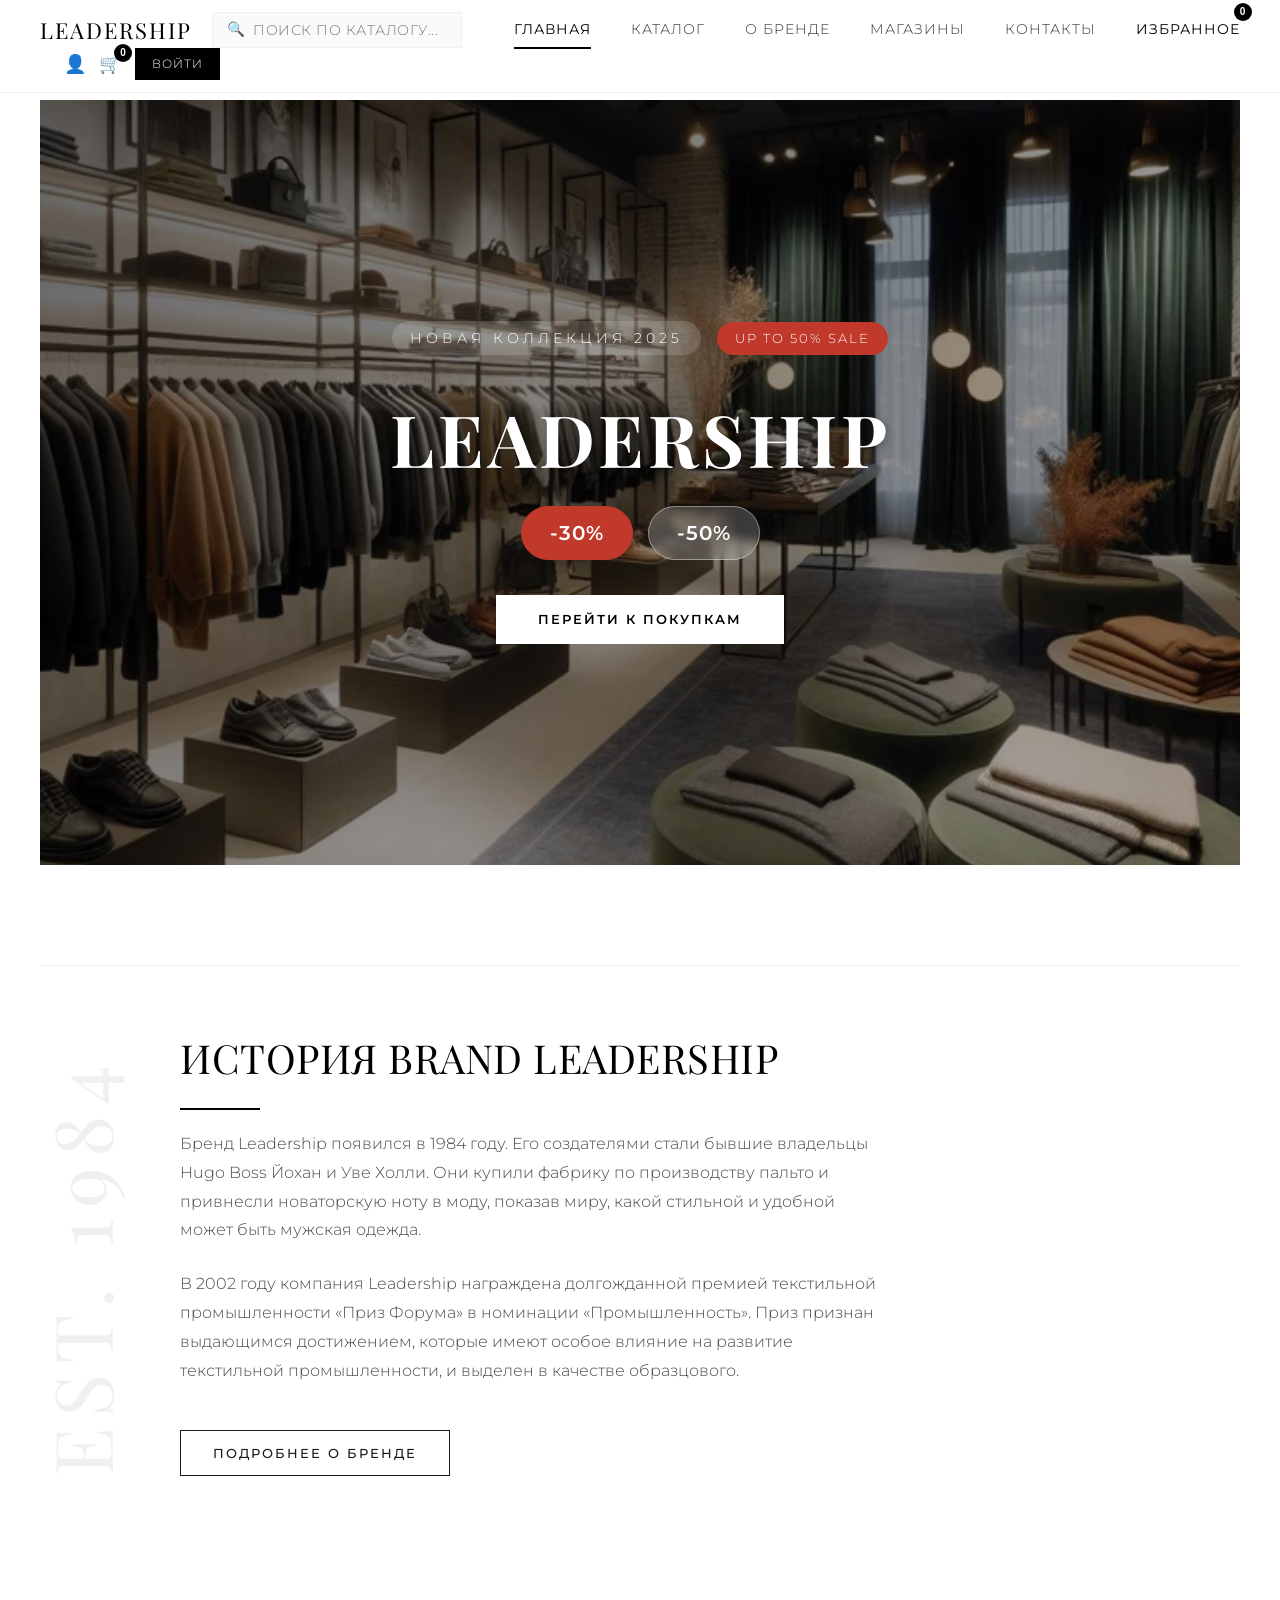
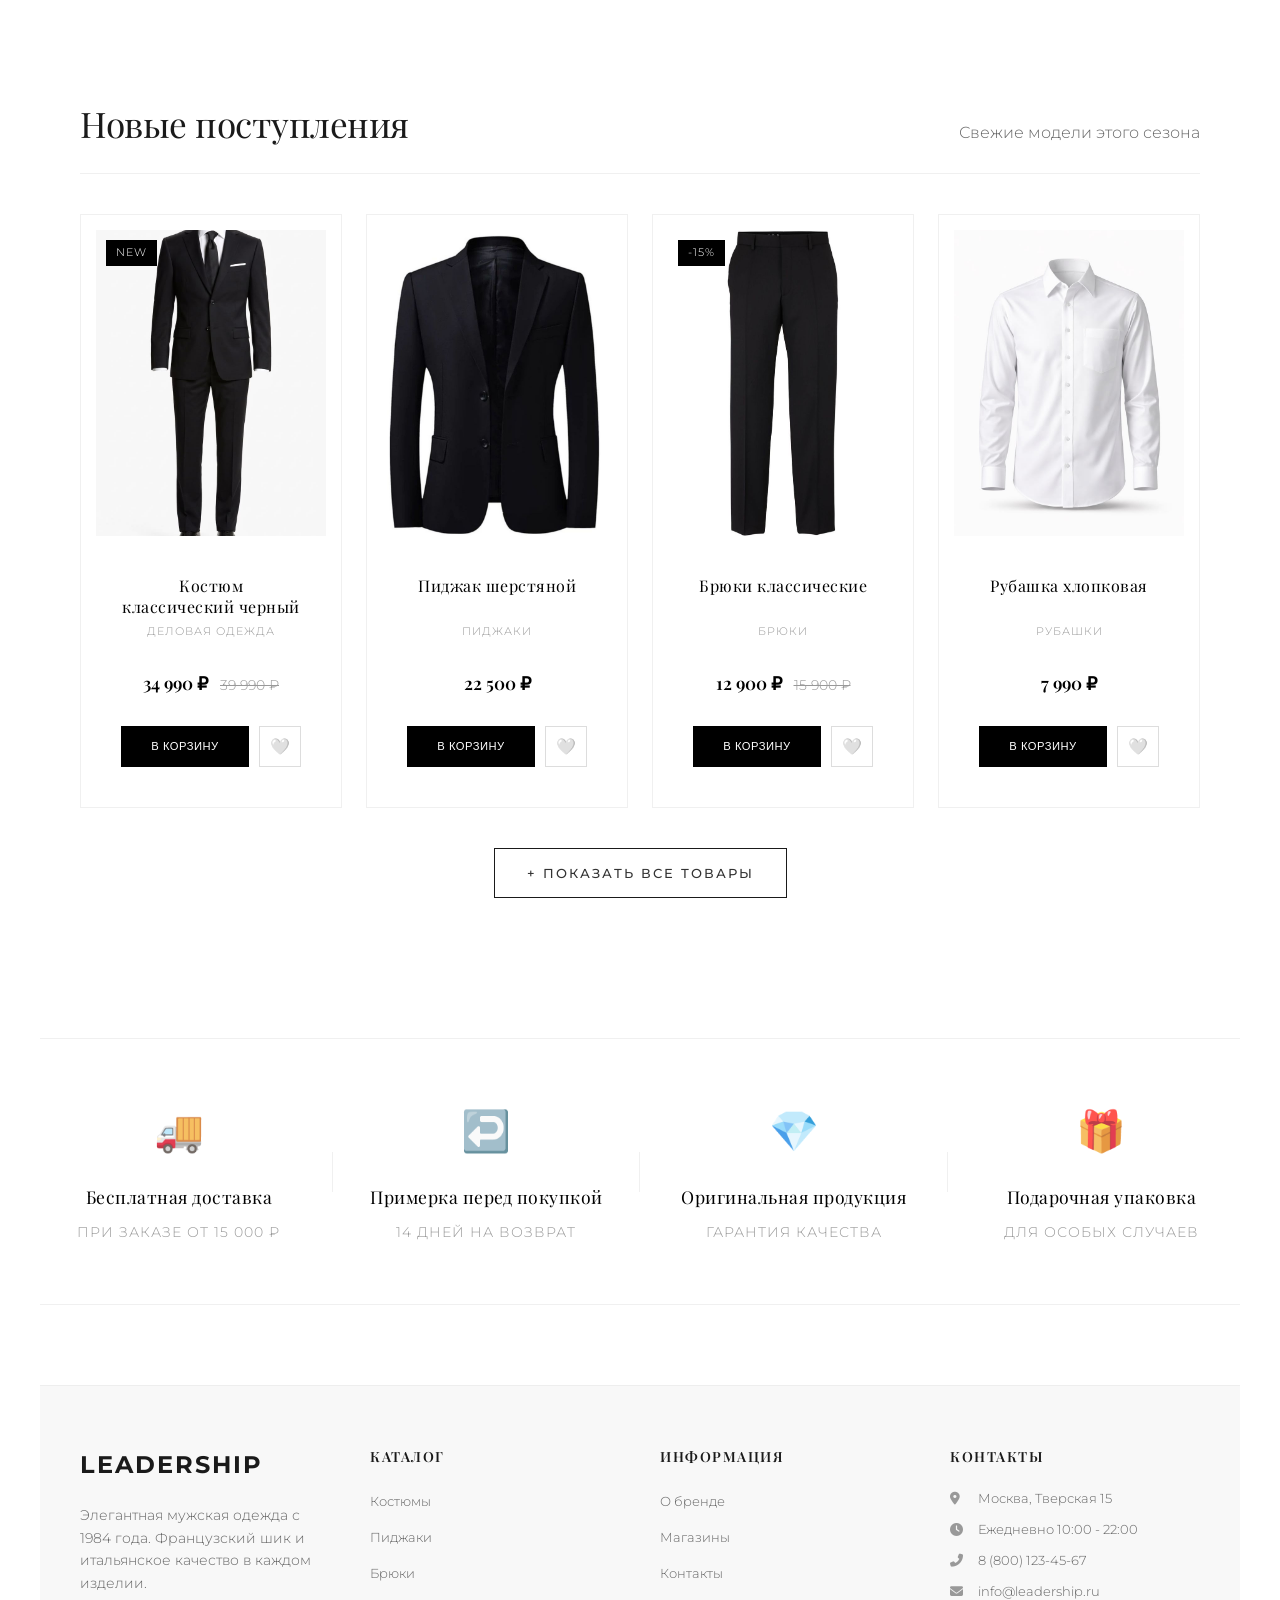
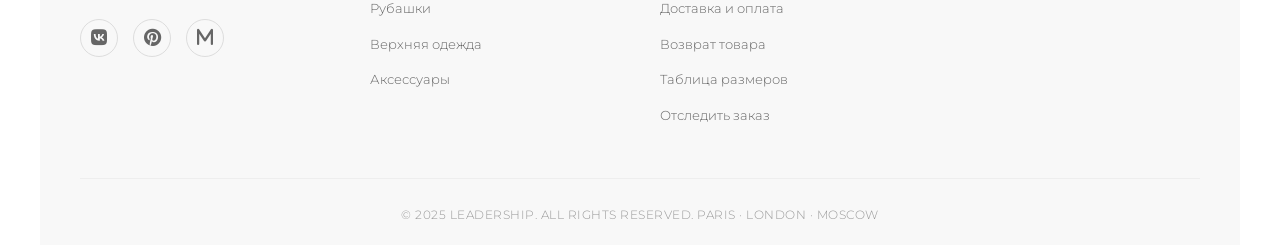
<file: index.html>
<!DOCTYPE html>
<html lang="ru">

<head>
    <meta charset="UTF-8">
    <meta name="viewport" content="width=device-width, initial-scale=1.0">
    <title>Leadership — Главная</title>
    <link rel="stylesheet" href="https://cdnjs.cloudflare.com/ajax/libs/font-awesome/6.4.0/css/all.min.css">
    <link rel="stylesheet" href="style.css">
</head>

<body>
    <div class="container">
        <!-- Шапка сайта -->
        <header class="site-header">
            <div class="logo">
                <h1>LEADERSHIP</h1>
                <span class="logo-sub">PARIS · LONDON · MOSCOW</span>
            </div>

            <!-- Поиск -->
            <div class="header-search">
                <span class="search-icon">🔍</span>
                <input type="text" id="searchInput" placeholder="ПОИСК ПО КАТАЛОГУ...">
            </div>

            <!-- Навигация -->
            <nav class="main-nav">
                <a href="index.html" class="active">ГЛАВНАЯ</a>
                <a href="catalog.html">КАТАЛОГ</a>
                <a href="about.html">О БРЕНДЕ</a>
                <a href="shops.html">МАГАЗИНЫ</a>
                <a href="contacts.html">КОНТАКТЫ</a>
                <a href="favorites.html" class="favorites-link">
                    ИЗБРАННОЕ
                    <span class="cart-count" id="favoritesCount">0</span>
                </a>
            </nav>

            <!-- Иконки и кнопка входа -->
            <div class="header-actions">
                <div class="header-icons">
                    <span class="header-icon" onclick="window.location.href='profile.html'"
                        title="Личный кабинет">👤</span>
                    <span class="header-icon" onclick="window.location.href='cart.html'" title="Корзина"
                        style="position: relative;">
                        🛒
                        <span class="cart-count" id="cartCount">0</span>
                    </span>
                </div>
                <button class="btn-primary" id="authBtn">ВОЙТИ</button>
            </div>
        </header>

        <!-- Главный баннер Leadership -->
        <section class="hero">
            <div class="hero-slider">
                <div class="hero-slide active">
                    <div class="hero-content">
                        <span class="hero-subtitle">НОВАЯ КОЛЛЕКЦИЯ 2025</span>
                        <span class="hero-sale-badge">UP TO 50% SALE</span>
                        <h1 class="hero-title">LEADERSHIP</h1>
                        <div class="hero-discount-badges">
                            <span class="discount-badge">-30%</span>
                            <span class="discount-badge">-50%</span>
                        </div>
                        <a href="catalog.html" class="btn-primary">ПЕРЕЙТИ К ПОКУПКАМ</a>
                    </div>
                </div>
            </div>
        </section>

        <!-- История бренда Leadership -->
        <div class="brand-story">
            <div class="vertical-text" aria-hidden="true">EST. 1984</div>
            <div class="story-content">
                <h2>ИСТОРИЯ BRAND LEADERSHIP</h2>
                <p>Бренд Leadership появился в 1984 году. Его создателями стали бывшие владельцы Hugo Boss Йохан и Уве
                    Холли. Они купили фабрику по производству пальто и привнесли новаторскую ноту в моду, показав миру,
                    какой стильной и удобной может быть мужская одежда.</p>
                <p>В 2002 году компания Leadership награждена долгожданной премией текстильной промышленности «Приз
                    Форума» в номинации «Промышленность». Приз признан выдающимся достижением, которые имеют особое
                    влияние на развитие текстильной промышленности, и выделен в качестве образцового.</p>
                <button class="btn-outline" onclick="window.location.href='about.html'" style="margin-top: 20px;">
                    ПОДРОБНЕЕ О БРЕНДЕ
                </button>
            </div>
        </div>

        <!-- ============== НОВЫЕ ПОСТУПЛЕНИЯ ============== -->
        <section class="new-arrivals">
            <div class="container">
                <div class="section-header">
                    <h2 class="section-title">Новые поступления</h2>
                    <p class="section-subtitle">Свежие модели этого сезона</p>
                </div>
                <div class="products-grid" id="newArrivalsGrid">
                    <!-- Карточка 1: Костюм классический черный (ID 1) -->
                    <div class="product-card" data-id="1" data-category="suits" data-price="34990" data-name="Костюм классический черный">
                        <div class="product-image">
                            <img src="images/jpg/классичкостюмчерный.jpg" alt="Костюм классический черный">
                            <div class="product-badge">new</div>
                            <button class="quick-view" onclick="quickView(1)">БЫСТРЫЙ ПРОСМОТР</button>
                        </div>
                        <div class="product-info">
                            <h3>Костюм классический черный</h3>
                            <div class="product-category">ДЕЛОВАЯ ОДЕЖДА</div>
                            <div class="product-price">
                                <span class="current-price">34 990 ₽</span>
                                <span class="old-price">39 990 ₽</span>
                            </div>
                            <div class="product-actions">
                                <button class="btn-add-to-cart" data-id="1" onclick="addToCart(1)">В КОРЗИНУ</button>
                                <button class="btn-favorite" data-id="1" onclick="toggleFavorite(1)">🤍</button>
                            </div>
                        </div>
                    </div>

                    <!-- Карточка 2: Пиджак шерстяной (ID 4) -->
                    <div class="product-card" data-id="4" data-category="jackets" data-price="22500" data-name="Пиджак черный">
                        <div class="product-image">
                            <img src="images/jpg/пиджакчерный.jpg" alt="Пиджак черный">
                            <button class="quick-view" onclick="quickView(4)">БЫСТРЫЙ ПРОСМОТР</button>
                        </div>
                        <div class="product-info">
                            <h3>Пиджак шерстяной</h3>
                            <div class="product-category">ПИДЖАКИ</div>
                            <div class="product-price">
                                <span class="current-price">22 500 ₽</span>
                            </div>
                            <div class="product-actions">
                                <button class="btn-add-to-cart" data-id="4" onclick="addToCart(4)">В КОРЗИНУ</button>
                                <button class="btn-favorite" data-id="4" onclick="toggleFavorite(4)">🤍</button>
                            </div>
                        </div>
                    </div>

                    <!-- Карточка 3: Брюки классические (ID 6) -->
                    <div class="product-card" data-id="6" data-category="trousers" data-price="8900" data-name="Брюки черные">
                        <div class="product-image">
                            <img src="images/jpg/брюкичерные.jpg" alt="Брюки черные">
                            <div class="product-badge">-15%</div>
                            <button class="quick-view" onclick="quickView(6)">БЫСТРЫЙ ПРОСМОТР</button>
                        </div>
                        <div class="product-info">
                            <h3>Брюки классические</h3>
                            <div class="product-category">БРЮКИ</div>
                            <div class="product-price">
                                <span class="current-price">12 900 ₽</span>
                                <span class="old-price">15 900 ₽</span>
                            </div>
                            <div class="product-actions">
                                <button class="btn-add-to-cart" data-id="6" onclick="addToCart(6)">В КОРЗИНУ</button>
                                <button class="btn-favorite" data-id="6" onclick="toggleFavorite(6)">🤍</button>
                            </div>
                        </div>
                    </div>

                    <!-- Карточка 4: Рубашка хлопковая (ID 8) -->
                    <div class="product-card" data-id="8" data-category="shirts" data-price="4900" data-name="Рубашка белая">
                        <div class="product-image">
                            <img src="images/jpg/рубашкабелая.jpg" alt="Рубашка белая">
                            <button class="quick-view" onclick="quickView(8)">БЫСТРЫЙ ПРОСМОТР</button>
                        </div>
                        <div class="product-info">
                            <h3>Рубашка хлопковая</h3>
                            <div class="product-category">РУБАШКИ</div>
                            <div class="product-price">
                                <span class="current-price">7 990 ₽</span>
                            </div>
                            <div class="product-actions">
                                <button class="btn-add-to-cart" data-id="8" onclick="addToCart(8)">В КОРЗИНУ</button>
                                <button class="btn-favorite" data-id="8" onclick="toggleFavorite(8)">🤍</button>
                            </div>
                        </div>
                    </div>
                </div>

                <div class="show-all-btn">
                    <a href="catalog.html" class="btn-outline">+ ПОКАЗАТЬ ВСЕ ТОВАРЫ</a>
                </div>
            </div>
        </section>

        <!-- Преимущества -->
        <section class="features">
            <div class="feature-item">
                <div class="feature-icon">🚚</div>
                <h4>Бесплатная доставка</h4>
                <p>При заказе от 15 000 ₽</p>
            </div>
            <div class="feature-item">
                <div class="feature-icon">↩️</div>
                <h4>Примерка перед покупкой</h4>
                <p>14 дней на возврат</p>
            </div>
            <div class="feature-item">
                <div class="feature-icon">💎</div>
                <h4>Оригинальная продукция</h4>
                <p>Гарантия качества</p>
            </div>
            <div class="feature-item">
                <div class="feature-icon">🎁</div>
                <h4>Подарочная упаковка</h4>
                <p>Для особых случаев</p>
            </div>
        </section>

        <!-- Футер -->
        <footer class="footer">
            <div class="container">
                <div class="footer-grid">
                    <div class="footer-col">
                        <a href="index.html" class="footer-logo">LEADERSHIP</a>
                        <p class="footer-desc">Элегантная мужская одежда с 1984 года. Французский шик и итальянское
                            качество в каждом изделии.</p>
                        <div class="social-links">
                            <a href="#" class="social-link" onclick="openSocial('vk')"><i class="fab fa-vk"></i></a>
                            <a href="#" class="social-link" onclick="openSocial('pinterest')"><i
                                    class="fab fa-pinterest"></i></a>
                            <a href="#" class="social-link" onclick="openSocial('max')"><i class="fas fa-m"></i></a>
                        </div>
                    </div>
                    <div class="footer-col">
                        <h4>КАТАЛОГ</h4>
                        <ul>
                            <li><a href="catalog.html?category=suits">Костюмы</a></li>
                            <li><a href="catalog.html?category=jackets">Пиджаки</a></li>
                            <li><a href="catalog.html?category=trousers">Брюки</a></li>
                            <li><a href="catalog.html?category=shirts">Рубашки</a></li>
                            <li><a href="catalog.html?category=outerwear">Верхняя одежда</a></li>
                            <li><a href="catalog.html?category=accessories">Аксессуары</a></li>
                        </ul>
                    </div>
                    <div class="footer-col">
                        <h4>ИНФОРМАЦИЯ</h4>
                        <ul>
                            <li><a href="about.html">О бренде</a></li>
                            <li><a href="shops.html">Магазины</a></li>
                            <li><a href="contacts.html">Контакты</a></li>
                            <li><a href="delivery.html">Доставка и оплата</a></li>
                            <li><a href="return.html">Возврат товара</a></li>
                            <li><a href="size-guide.html">Таблица размеров</a></li>
                            <li><a href="track-order.html">Отследить заказ</a></li>
                        </ul>
                    </div>
                    <div class="footer-col">
                        <h4>КОНТАКТЫ</h4>
                        <ul class="contact-list">
                            <li><i class="fas fa-map-marker-alt"></i><span>Москва, Тверская 15</span></li>
                            <li><i class="fas fa-clock"></i><span>Ежедневно 10:00 - 22:00</span></li>
                            <li><i class="fas fa-phone-alt"></i><span>8 (800) 123-45-67</span></li>
                            <li><i class="fas fa-envelope"></i><a
                                    href="mailto:info@leadership.ru">info@leadership.ru</a></li>
                        </ul>
                    </div>
                </div>
                <div class="footer-bottom">
                    <p>© 2025 LEADERSHIP. ALL RIGHTS RESERVED. PARIS · LONDON · MOSCOW</p>
                </div>
            </div>
        </footer>
    </div>

    <script>
        // ============== ОСНОВНЫЕ ФУНКЦИИ ==============

        // Функция добавления в корзину с анимацией и уведомлением
        function addToCart(productId) {
            const productCard = document.querySelector(`.product-card[data-id="${productId}"]`);
            if (!productCard) return;

            // Анимация карточки
            productCard.classList.add('added-to-cart');
            setTimeout(() => {
                productCard.classList.remove('added-to-cart');
            }, 500);

            // Анимация кнопки
            const btn = document.querySelector(`.btn-add-to-cart[data-id="${productId}"]`);
            if (btn) {
                btn.classList.add('clicked');
                setTimeout(() => {
                    btn.classList.remove('clicked');
                }, 200);
            }

            const product = {
                id: productId,
                name: productCard.getAttribute('data-name'),
                price: parseInt(productCard.getAttribute('data-price')),
                category: productCard.querySelector('.product-category')?.textContent || '',
                image: productCard.getAttribute('data-image')
            };

            let cart = JSON.parse(localStorage.getItem('cart')) || [];
            cart.push(product);
            localStorage.setItem('cart', JSON.stringify(cart));

            showNotification(`${product.name} добавлен в корзину`, 'success');
            updateCounters();
        }

        // Функция избранного с анимацией и уведомлением
        function toggleFavorite(productId) {
            let favorites = JSON.parse(localStorage.getItem('favorites')) || [];
            const index = favorites.indexOf(productId);

            const btn = document.querySelector(`.btn-favorite[data-id="${productId}"]`);

            if (index === -1) {
                favorites.push(productId);
                showNotification('Товар добавлен в избранное', 'success');
                if (btn) {
                    btn.classList.add('active');
                    btn.innerHTML = '❤️';
                }
            } else {
                favorites.splice(index, 1);
                showNotification('Товар удален из избранного', 'info');
                if (btn) {
                    btn.classList.remove('active');
                    btn.innerHTML = '🤍';
                }
            }

            localStorage.setItem('favorites', JSON.stringify(favorites));
            updateCounters();
            updateFavoriteButtons();
        }

        function updateFavoriteButtons() {
            const favorites = JSON.parse(localStorage.getItem('favorites')) || [];
            document.querySelectorAll('.btn-favorite').forEach(btn => {
                const productCard = btn.closest('.product-card');
                if (productCard) {
                    const productId = parseInt(productCard.getAttribute('data-id'));
                    if (favorites.includes(productId)) {
                        btn.classList.add('active');
                        btn.innerHTML = '❤️';
                    } else {
                        btn.classList.remove('active');
                        btn.innerHTML = '🤍';
                    }
                }
            });
        }

        // ============== СЧЕТЧИКИ ==============
        function updateCounters() {
            const favorites = JSON.parse(localStorage.getItem('favorites')) || [];
            const cart = JSON.parse(localStorage.getItem('cart')) || [];

            const favSpan = document.getElementById('favoritesCount');
            if (favSpan) {
                favSpan.textContent = favorites.length;
                favSpan.style.display = favorites.length > 0 ? 'inline-flex' : 'none';
            }

            const cartSpan = document.getElementById('cartCount');
            if (cartSpan) {
                cartSpan.textContent = cart.length;
                cartSpan.style.display = cart.length > 0 ? 'inline-flex' : 'none';
            }
        }

        // ============== УВЕДОМЛЕНИЯ (ИСПРАВЛЕННАЯ ВЕРСИЯ) ==============
        function showNotification(message, type = 'info') {
            // Удаляем предыдущее уведомление, если есть
            const oldNotification = document.querySelector('.custom-notification');
            if (oldNotification) {
                oldNotification.remove();
            }

            // Создаём элемент уведомления
            const notification = document.createElement('div');
            notification.className = `custom-notification ${type}`;
            
            // Выбираем иконку в зависимости от типа
            let icon = '';
            if (type === 'success') icon = '✓';
            else if (type === 'info') icon = 'ℹ';
            else if (type === 'error') icon = '✕';
            
            notification.innerHTML = `<span style="margin-right: 10px;">${icon}</span>${message}`;
            
            // Стили уведомления
            notification.style.cssText = `
                position: fixed;
                bottom: 30px;
                right: 30px;
                background: ${type === 'success' ? '#4CAF50' : (type === 'error' ? '#f44336' : '#2196F3')};
                color: white;
                padding: 12px 24px;
                border-radius: 8px;
                font-size: 14px;
                font-family: 'Montserrat', sans-serif;
                z-index: 10001;
                box-shadow: 0 4px 15px rgba(0,0,0,0.2);
                animation: slideInRight 0.3s ease;
                cursor: pointer;
            `;
            
            document.body.appendChild(notification);
            
            // Удаляем через 3 секунды
            setTimeout(() => {
                notification.style.animation = 'slideOutRight 0.3s ease';
                setTimeout(() => {
                    if (notification && notification.remove) notification.remove();
                }, 300);
            }, 3000);
            
            // Клик по уведомлению - закрыть
            notification.onclick = function() {
                notification.style.animation = 'slideOutRight 0.3s ease';
                setTimeout(() => {
                    if (notification && notification.remove) notification.remove();
                }, 300);
            };
        }

        // ============== БЫСТРЫЙ ПРОСМОТР ==============
        const quickViewProducts = {
            1: {
                name: "Костюм классический черный",
                category: "КОСТЮМЫ",
                price: 34990,
                oldPrice: 41990,
                image: "images/jpg/классикостюмчерный.jpg",
                desc: "Элегантный классический костюм из высококачественной шерсти.",
                sizes: ["XS", "S", "M", "L", "XL", "XXL"]
            },
            4: {
                name: "Пиджак черный",
                category: "ПИДЖАКИ",
                price: 22500,
                oldPrice: null,
                image: "images/jpg/пиджакчерный.jpg",
                desc: "Элегантный черный пиджак.",
                sizes: ["S", "M", "L", "XL"]
            },
            6: {
                name: "Брюки черные",
                category: "БРЮКИ",
                price: 8900,
                oldPrice: null,
                image: "images/jpg/брюкичерные.jpg",
                desc: "Классические черные брюки.",
                sizes: ["S", "M", "L", "XL"]
            },
            8: {
                name: "Рубашка белая",
                category: "РУБАШКИ",
                price: 4900,
                oldPrice: null,
                image: "images/jpg/рубашкабелая.jpg",
                desc: "Классическая белая рубашка.",
                sizes: ["S", "M", "L", "XL", "XXL"]
            }
        };

        function quickView(productId) {
            const product = quickViewProducts[productId];
            if (!product) {
                console.error('Товар не найден:', productId);
                return;
            }

            let modal = document.getElementById('quickViewModal');

            if (!modal) {
                modal = document.createElement('div');
                modal.id = 'quickViewModal';
                modal.className = 'quick-view-modal';
                document.body.appendChild(modal);

                const style = document.createElement('style');
                style.textContent = `
                    .quick-view-modal {
                        display: none;
                        position: fixed;
                        top: 0;
                        left: 0;
                        width: 100%;
                        height: 100%;
                        background: rgba(0,0,0,0.85);
                        z-index: 10000;
                        justify-content: center;
                        align-items: center;
                    }
                    .quick-view-modal.show { display: flex; }
                    .quick-view-content {
                        background: white;
                        width: 90%;
                        max-width: 1000px;
                        max-height: 85vh;
                        border-radius: 12px;
                        overflow: hidden;
                        position: relative;
                        display: flex;
                        flex-wrap: wrap;
                    }
                    .quick-view-close {
                        position: absolute;
                        top: 15px;
                        right: 15px;
                        background: black;
                        color: white;
                        border: none;
                        width: 35px;
                        height: 35px;
                        border-radius: 50%;
                        cursor: pointer;
                        z-index: 10;
                        font-size: 18px;
                    }
                    .quick-view-image { flex: 1; min-width: 280px; background: #f5f5f5; display: flex; align-items: center; justify-content: center; }
                    .quick-view-image img { width: 100%; height: auto; max-height: 85vh; object-fit: contain; }
                    .quick-view-info { flex: 1; padding: 25px; display: flex; flex-direction: column; }
                    .quick-view-category { font-size: 11px; color: #999; letter-spacing: 2px; margin-bottom: 10px; }
                    .quick-view-title { font-size: 22px; font-weight: 500; margin-bottom: 15px; }
                    .quick-view-price { margin-bottom: 20px; }
                    .quick-view-current-price { font-size: 22px; font-weight: 600; }
                    .quick-view-old-price { font-size: 14px; color: #999; text-decoration: line-through; margin-left: 10px; }
                    .quick-view-desc { color: #666; line-height: 1.5; margin-bottom: 20px; font-size: 13px; }
                    .quick-view-sizes { margin-bottom: 20px; }
                    .quick-view-sizes h4 { font-size: 13px; margin-bottom: 10px; }
                    .quick-view-size-buttons { display: flex; gap: 10px; flex-wrap: wrap; }
                    .quick-view-size-btn { width: 45px; height: 45px; border: 1px solid #ddd; background: white; cursor: pointer; }
                    .quick-view-size-btn.selected { background: black; color: white; border-color: black; }
                    .quick-view-actions { display: flex; gap: 15px; margin-top: auto; }
                    .quick-view-cart { flex: 2; padding: 12px; background: black; color: white; border: none; cursor: pointer; }
                    .quick-view-fav { flex: 1; padding: 12px; background: white; border: 1px solid #ddd; cursor: pointer; }
                    .quick-view-fav.active { background: #fff0f0; border-color: #ff4444; color: #ff4444; }
                    @media (max-width: 768px) { .quick-view-content { flex-direction: column; } }
                    
                    @keyframes slideInRight {
                        from { transform: translateX(100%); opacity: 0; }
                        to { transform: translateX(0); opacity: 1; }
                    }
                    @keyframes slideOutRight {
                        from { transform: translateX(0); opacity: 1; }
                        to { transform: translateX(100%); opacity: 0; }
                    }
                `;
                document.head.appendChild(style);
            }

            const favorites = JSON.parse(localStorage.getItem('favorites')) || [];
            const isFav = favorites.includes(productId);

            modal.innerHTML = `
                <div class="quick-view-content">
                    <button class="quick-view-close" onclick="closeQuickView()">✕</button>
                    <div class="quick-view-image">
                        <img src="${product.image}" alt="${product.name}" onerror="this.src='https://placehold.co/600x800/f5f5f5/999?text=Фото'">
                    </div>
                    <div class="quick-view-info">
                        <div class="quick-view-category">${product.category}</div>
                        <h2 class="quick-view-title">${product.name}</h2>
                        <div class="quick-view-price">
                            <span class="quick-view-current-price">${product.price.toLocaleString()} ₽</span>
                            ${product.oldPrice ? `<span class="quick-view-old-price">${product.oldPrice.toLocaleString()} ₽</span>` : ''}
                        </div>
                        <p class="quick-view-desc">${product.desc}</p>
                        <div class="quick-view-sizes">
                            <h4>Выберите размер</h4>
                            <div class="quick-view-size-buttons" id="quickViewSizes">
                                ${product.sizes.map(size => `<button class="quick-view-size-btn" data-size="${size}">${size}</button>`).join('')}
                            </div>
                        </div>
                        <div class="quick-view-actions">
                            <button class="quick-view-cart" id="quickViewAddToCart">ДОБАВИТЬ В КОРЗИНУ</button>
                            <button class="quick-view-fav ${isFav ? 'active' : ''}" id="quickViewFavoriteBtn">${isFav ? '❤️ В ИЗБРАННОМ' : '🤍 В ИЗБРАННОЕ'}</button>
                        </div>
                    </div>
                </div>
            `;

            const firstSizeBtn = modal.querySelector('.quick-view-size-btn');
            if (firstSizeBtn) firstSizeBtn.classList.add('selected');
            let selectedSize = product.sizes[0];

            modal.querySelectorAll('.quick-view-size-btn').forEach(btn => {
                btn.onclick = function () {
                    modal.querySelectorAll('.quick-view-size-btn').forEach(b => b.classList.remove('selected'));
                    this.classList.add('selected');
                    selectedSize = this.dataset.size;
                };
            });

            document.getElementById('quickViewAddToCart').onclick = () => {
                let cart = JSON.parse(localStorage.getItem('cart')) || [];
                cart.push({
                    id: productId,
                    name: product.name,
                    price: product.price,
                    image: product.image,
                    size: selectedSize
                });
                localStorage.setItem('cart', JSON.stringify(cart));
                updateCounters();
                showNotification(`${product.name} добавлен в корзину! Размер: ${selectedSize}`, 'success');
                closeQuickView();
            };

            document.getElementById('quickViewFavoriteBtn').onclick = () => {
                let favs = JSON.parse(localStorage.getItem('favorites')) || [];
                const btn = document.getElementById('quickViewFavoriteBtn');
                if (favs.includes(productId)) {
                    favs = favs.filter(f => f !== productId);
                    btn.classList.remove('active');
                    btn.innerHTML = '🤍 В ИЗБРАННОЕ';
                    showNotification('Удалено из избранного', 'info');
                } else {
                    favs.push(productId);
                    btn.classList.add('active');
                    btn.innerHTML = '❤️ В ИЗБРАННОМ';
                    showNotification('Добавлено в избранное', 'success');
                }
                localStorage.setItem('favorites', JSON.stringify(favs));
                updateFavoriteButtons();
                updateCounters();
            };

            modal.classList.add('show');
            document.body.style.overflow = 'hidden';
        }

        function closeQuickView() {
            const modal = document.getElementById('quickViewModal');
            if (modal) {
                modal.classList.remove('show');
                document.body.style.overflow = '';
            }
        }

        document.addEventListener('click', function (e) {
            const modal = document.getElementById('quickViewModal');
            if (e.target === modal) closeQuickView();
        });

        document.addEventListener('keydown', function (e) {
            if (e.key === 'Escape') closeQuickView();
        });

        // ============== ПОИСК ==============
        function performGlobalSearch() {
            const searchInput = document.getElementById('searchInput');
            if (!searchInput) return;
            const query = searchInput.value.trim();
            if (!query) {
                alert('Введите поисковый запрос');
                return;
            }
            localStorage.setItem('globalSearchQuery', query);
            window.location.href = 'catalog.html?search=' + encodeURIComponent(query);
        }

        function setupSearchOnEnter() {
            const searchInput = document.getElementById('searchInput');
            if (searchInput) {
                searchInput.addEventListener('keypress', function (e) {
                    if (e.key === 'Enter') {
                        e.preventDefault();
                        performGlobalSearch();
                    }
                });
            }
        }

        function setupSearchIcon() {
            const searchIcon = document.querySelector('.search-icon');
            if (searchIcon) {
                searchIcon.addEventListener('click', function () {
                    performGlobalSearch();
                });
            }
        }

        // ============== АВТОРИЗАЦИЯ ==============
        function checkAuthState() {
            const currentUser = localStorage.getItem('currentUser');
            const authBtn = document.getElementById('authBtn');

            if (authBtn) {
                if (currentUser) {
                    authBtn.textContent = 'ВЫЙТИ';
                    authBtn.onclick = function () {
                        if (confirm('Вы уверены, что хотите выйти?')) {
                            localStorage.removeItem('currentUser');
                            showNotification('Вы вышли из аккаунта', 'info');
                            setTimeout(() => window.location.href = 'index.html', 1500);
                        }
                    };
                } else {
                    authBtn.textContent = 'ВОЙТИ';
                    authBtn.onclick = function () {
                        window.location.href = 'login.html';
                    };
                }
            }
        }

        // ============== СОЦИАЛЬНЫЕ СЕТИ ==============
        function openSocial(network) {
            const urls = {
                'vk': 'https://vk.com',
                'pinterest': 'https://pinterest.com',
                'max': 'https://max.ru'
            };
            window.open(urls[network], '_blank');
        }

        // ============== ИНИЦИАЛИЗАЦИЯ ==============
        document.addEventListener('DOMContentLoaded', function () {
            updateCounters();
            updateFavoriteButtons();
            checkAuthState();
            setupSearchOnEnter();
            setupSearchIcon();
            
            // Добавляем стили для анимации уведомлений в head, если их нет
            if (!document.querySelector('#notification-styles')) {
                const style = document.createElement('style');
                style.id = 'notification-styles';
                style.textContent = `
                    @keyframes slideInRight {
                        from { transform: translateX(100%); opacity: 0; }
                        to { transform: translateX(0); opacity: 1; }
                    }
                    @keyframes slideOutRight {
                        from { transform: translateX(0); opacity: 1; }
                        to { transform: translateX(100%); opacity: 0; }
                    }
                `;
                document.head.appendChild(style);
            }
        });
    </script>

    <style>
        @keyframes slideIn {
            from {
                transform: translateX(100%);
                opacity: 0;
            }

            to {
                transform: translateX(0);
                opacity: 1;
            }
        }

        @keyframes slideOut {
            from {
                transform: translateX(0);
                opacity: 1;
            }

            to {
                transform: translateX(100%);
                opacity: 0;
            }
        }

        .favorites-link {
            position: relative;
        }

        .cart-count {
            position: absolute;
            top: -8px;
            right: -12px;
            background: #000;
            color: white;
            border-radius: 50%;
            width: 18px;
            height: 18px;
            font-size: 10px;
            display: inline-flex;
            align-items: center;
            justify-content: center;
            font-weight: bold;
        }
        
        /* Стили для анимации карточки товара */
        .product-card.added-to-cart {
            animation: productShake 0.5s ease;
            background: rgba(76, 175, 80, 0.05);
        }
        
        @keyframes productShake {
            0%, 100% { transform: translateX(0); }
            25% { transform: translateX(-5px); }
            75% { transform: translateX(5px); }
        }
        
        .btn-add-to-cart.clicked {
            background: #4CAF50 !important;
            transform: scale(0.98);
        }
        
        .btn-favorite.active {
            color: #ff4444 !important;
        }
    </style>
</body>

</html>
</file>
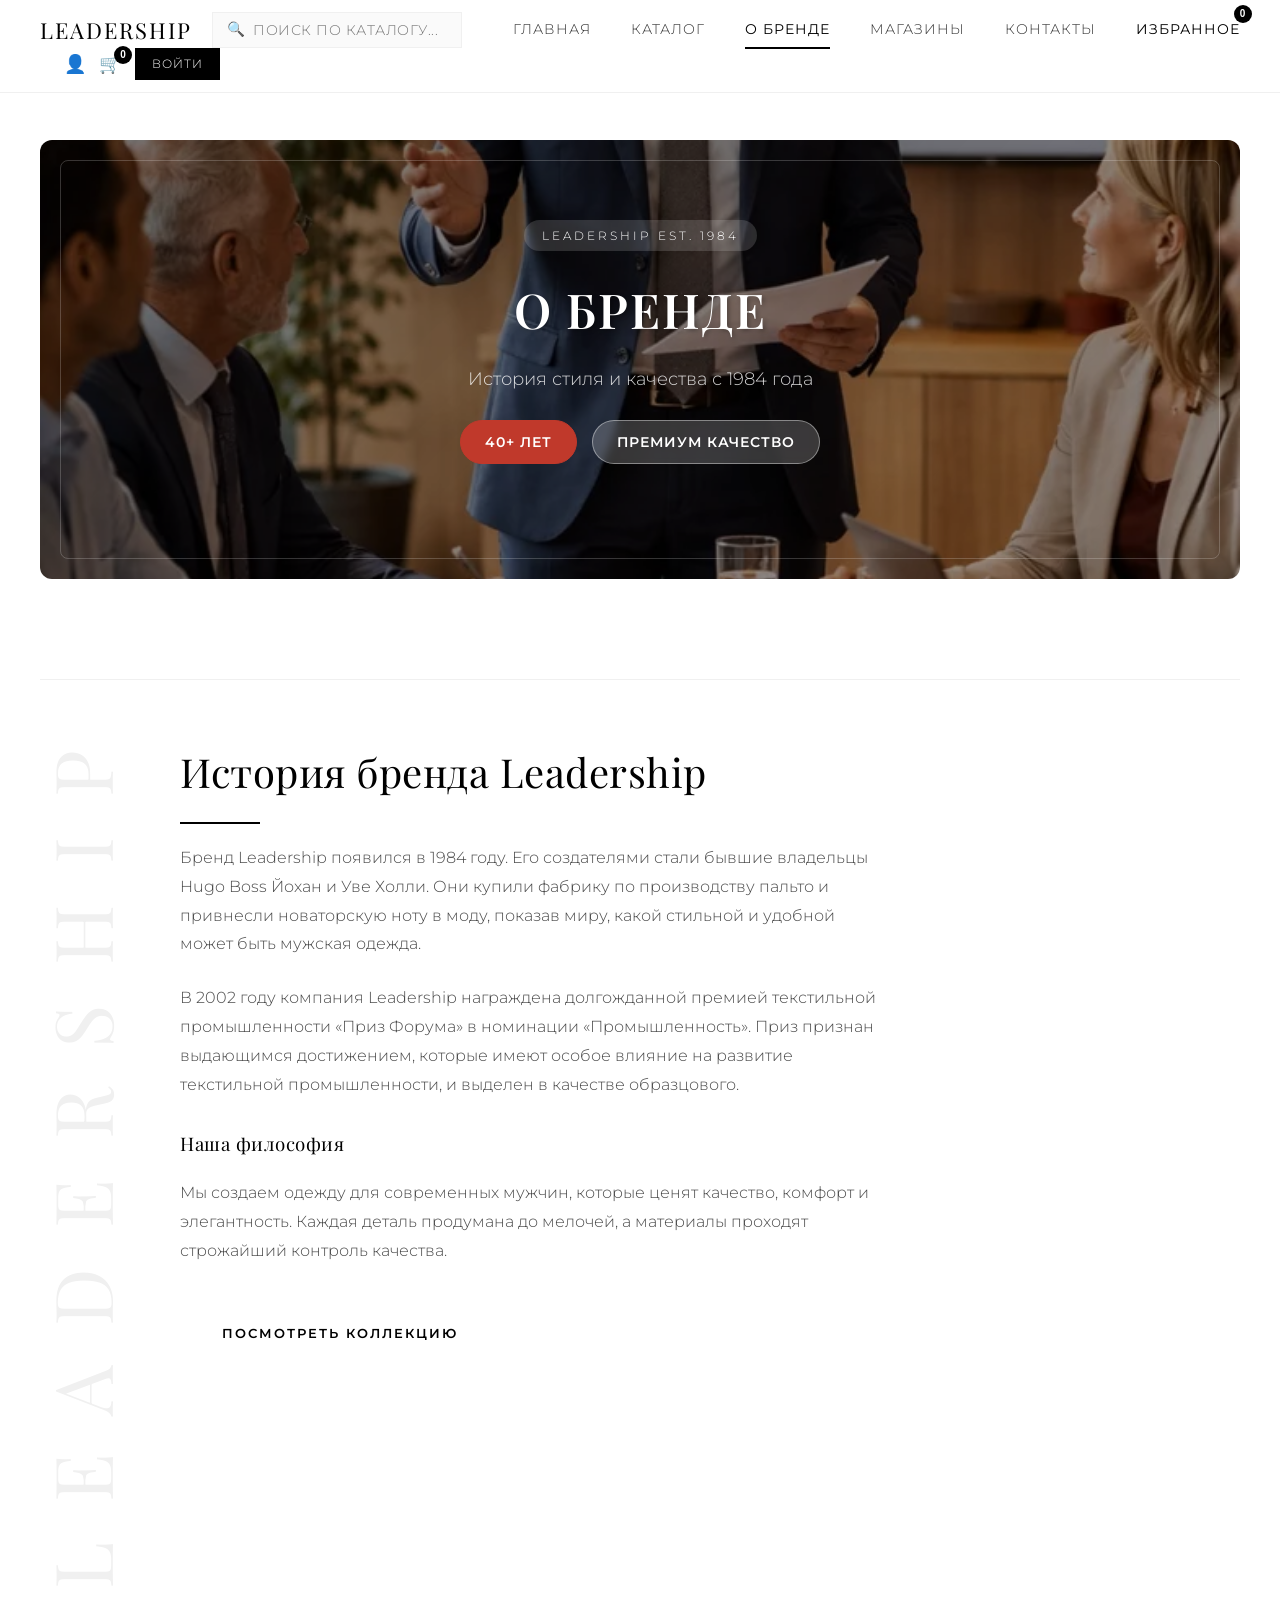
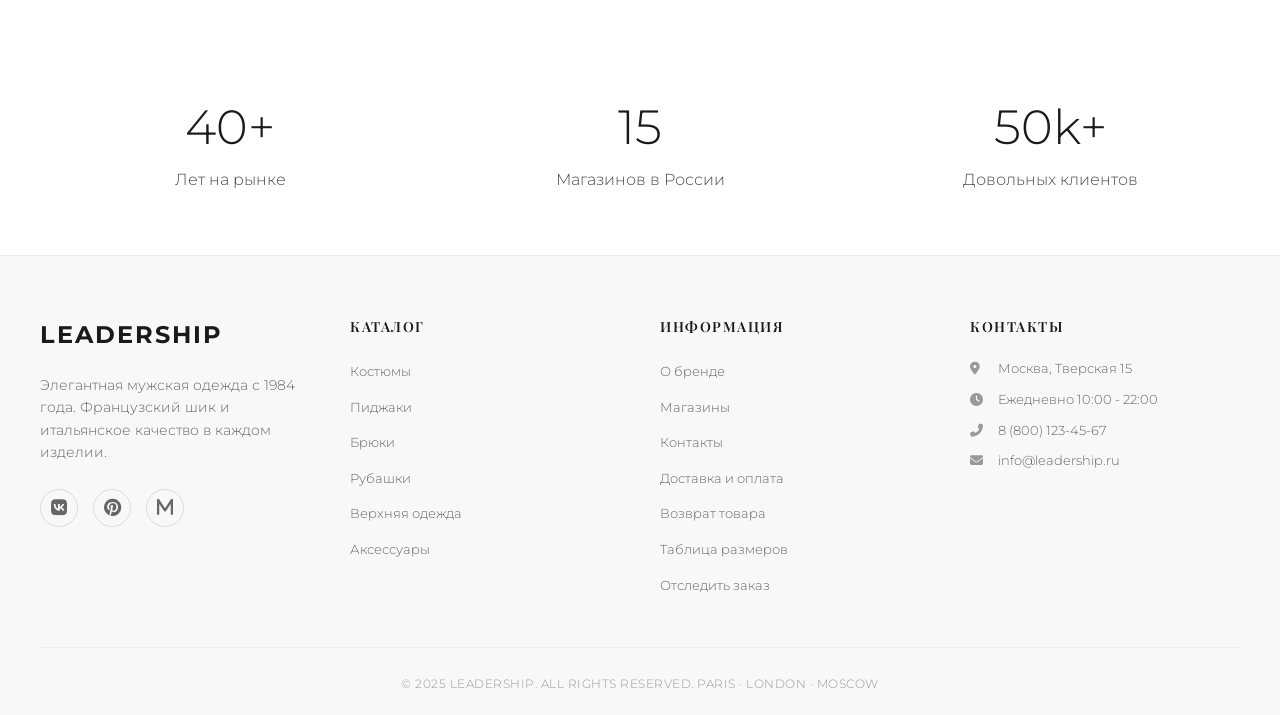
<file: about.html>
<!DOCTYPE html>
<html lang="ru">
<head>
    <meta charset="UTF-8">
    <meta name="viewport" content="width=device-width, initial-scale=1.0">
    <title>Leadership — О бренде</title>
    <link rel="stylesheet" href="https://cdnjs.cloudflare.com/ajax/libs/font-awesome/6.4.0/css/all.min.css">
    <link rel="stylesheet" href="style.css">
    <style>
        
        .about-hero {
            background: linear-gradient(135deg, rgba(0,0,0,0.55), rgba(0,0,0,0.4)), url('https://images.pexels.com/photos/1043474/pexels-photo-1043474.jpeg?auto=compress&cs=tinysrgb&w=1920&h=500&fit=crop');
            background-size: cover;
            background-position: center 30%;
            color: white;
            padding: 80px 40px;
            border-radius: 12px;
            margin: 40px auto;
            text-align: center;
            position: relative;
            max-width: 1280px;
        }
         .about-hero {
            background: linear-gradient(135deg, rgba(0,0,0,0.55), rgba(0,0,0,0.4)), url('images/webp/обренде.webp');
            background-size: cover;
            background-position: center;
        } 

        .about-hero:before {
            content: '';
            position: absolute;
            top: 20px;
            left: 20px;
            right: 20px;
            bottom: 20px;
            border: 1px solid rgba(255,255,255,0.2);
            pointer-events: none;
            border-radius: 8px;
        }

        .hero-badge {
            display: inline-block;
            font-size: 12px;
            letter-spacing: 3px;
            text-transform: uppercase;
            background: rgba(255,255,255,0.15);
            padding: 6px 18px;
            border-radius: 30px;
            margin-bottom: 20px;
            color: #fff;
        }

        .about-hero h1 {
            font-size: 3rem;
            font-weight: 600;
            margin-bottom: 15px;
            color: white;
            text-shadow: 2px 2px 4px rgba(0,0,0,0.3);
            letter-spacing: 2px;
        }

        .about-hero p {
            font-size: 1.1rem;
            opacity: 0.9;
            max-width: 600px;
            margin: 0 auto 25px;
            color: rgba(255,255,255,0.9);
        }

        .hero-discount-badges {
            display: flex;
            gap: 15px;
            justify-content: center;
            margin-top: 20px;
        }

        .hero-discount-badges .badge {
            background: rgba(255,255,255,0.2);
            backdrop-filter: blur(4px);
            padding: 10px 24px;
            border-radius: 40px;
            font-size: 14px;
            font-weight: 600;
            letter-spacing: 1px;
            border: 1px solid rgba(255,255,255,0.4);
            color: #ffffff;
        }

        .hero-discount-badges .badge:first-child {
            background: #c0392b;
            border-color: #c0392b;
        }

        @media (max-width: 768px) {
            .about-hero {
                padding: 50px 20px;
                margin: 30px auto;
            }
            .about-hero h1 {
                font-size: 2rem;
            }
            .hero-discount-badges {
                flex-wrap: wrap;
                gap: 10px;
            }
            .hero-discount-badges .badge {
                padding: 6px 16px;
                font-size: 11px;
            }
            .hero-badge {
                font-size: 10px;
                padding: 4px 12px;
            }
        }
    </style>
</head>
<body>
    <div class="container">
       <!-- Шапка сайта Leadership (компактная) -->
<header class="site-header">
    <!-- Левая часть - Логотип -->
    <div class="logo">
        <h1>LEADERSHIP</h1>
        <span class="logo-sub">PARIS · LONDON · MOSCOW</span>
    </div>
    
    <!-- Центральная часть - Поиск (на десктопе) -->
    <div class="header-search">
        <span class="search-icon">🔍</span>
        <input type="text" id="searchInput" placeholder="ПОИСК ПО КАТАЛОГУ...">
    </div>
    
    <!-- Центральная часть - Навигация -->
    <nav class="main-nav">
        <a href="index.html">ГЛАВНАЯ</a>
        <a href="catalog.html">КАТАЛОГ</a>
        <a href="about.html" class="active">О БРЕНДЕ</a>
        <a href="shops.html">МАГАЗИНЫ</a>
        <a href="contacts.html">КОНТАКТЫ</a>
        <a href="favorites.html" class="favorites-link">
            ИЗБРАННОЕ
            <span class="cart-count" id="favoritesCount" style="display:none;">0</span>
        </a>
    </nav>
    
    <!-- Правая часть - Иконки и кнопка входа -->
    <div class="header-actions">
        <div class="header-icons">
            <span class="header-icon" onclick="window.location.href='profile.html'" title="Личный кабинет">👤</span>
            <span class="header-icon" onclick="window.location.href='cart.html'" title="Корзина" style="position: relative;">
                🛒
                <span class="cart-count" id="cartCount" style="display:none;">0</span>
            </span>
        </div>
        <button class="btn-primary" id="authBtn">ВОЙТИ</button>
    </div>
</header>

        <!-- Баннер с фоновым изображением -->
        <div class="about-hero">
            <div class="hero-badge">LEADERSHIP EST. 1984</div>
            <h1>О БРЕНДЕ</h1>
            <p>История стиля и качества с 1984 года</p>
            <div class="hero-discount-badges">
                <span class="badge">40+ ЛЕТ</span>
                <span class="badge">ПРЕМИУМ КАЧЕСТВО</span>
            </div>
        </div>

        <div class="brand-story">
            <div class="vertical-text" aria-hidden="true">L e a d e r s h i p</div>
            <div class="story-content">
                <h2>История бренда Leadership</h2>
                <p>Бренд Leadership появился в 1984 году. Его создателями стали бывшие владельцы Hugo Boss Йохан и Уве Холли. Они купили фабрику по производству пальто и привнесли новаторскую ноту в моду, показав миру, какой стильной и удобной может быть мужская одежда.</p>
                <p>В 2002 году компания Leadership награждена долгожданной премией текстильной промышленности «Приз Форума» в номинации «Промышленность». Приз признан выдающимся достижением, которые имеют особое влияние на развитие текстильной промышленности, и выделен в качестве образцового.</p>
                
                <h3 style="margin: 30px 0 20px;">Наша философия</h3>
                <p>Мы создаем одежду для современных мужчин, которые ценят качество, комфорт и элегантность. Каждая деталь продумана до мелочей, а материалы проходят строжайший контроль качества.</p>
                
                <button class="btn-primary" onclick="window.location.href='catalog.html'" style="margin-top: 20px;">
                    Посмотреть коллекцию
                </button>
            </div>
        </div>

        <!-- Цифры -->
        <div style="display: grid; grid-template-columns: repeat(3, 1fr); gap: 30px; margin: 60px 0; text-align: center;">
            <div>
                <div style="font-size: 3rem; font-weight: 300;">40+</div>
                <p>Лет на рынке</p>
            </div>
            <div>
                <div style="font-size: 3rem; font-weight: 300;">15</div>
                <p>Магазинов в России</p>
            </div>
            <div>
                <div style="font-size: 3rem; font-weight: 300;">50k+</div>
                <p>Довольных клиентов</p>
            </div>
        </div>
    </div>

    <footer class="footer">
        <div class="container">
            <div class="footer-grid">
                <div class="footer-col">
                    <a href="index.html" class="footer-logo">LEADERSHIP</a>
                    <p class="footer-desc">Элегантная мужская одежда с 1984 года. Французский шик и итальянское качество в каждом изделии.</p>
                    <div class="social-links">
                        <a href="https://vk.com" class="social-link" onclick="openSocial('vk')"><i class="fab fa-vk"></i></a>
                        <a href="https://pinterest.com" class="social-link" onclick="openSocial('pinterest')"><i class="fab fa-pinterest"></i></a>
                        <a href="https://max.ru" class="social-link" onclick="openSocial('max')"><i class="fas fa-m"></i></a>
                    </div>
                </div>
                <div class="footer-col">
                    <h4>КАТАЛОГ</h4>
                    <ul>
                        <li><a href="catalog.html?category=suits">Костюмы</a></li>
                        <li><a href="catalog.html?category=jackets">Пиджаки</a></li>
                        <li><a href="catalog.html?category=trousers">Брюки</a></li>
                        <li><a href="catalog.html?category=shirts">Рубашки</a></li>
                        <li><a href="catalog.html?category=outerwear">Верхняя одежда</a></li>
                        <li><a href="catalog.html?category=accessories">Аксессуары</a></li>
                    </ul>
                </div>
                <div class="footer-col">
                    <h4>ИНФОРМАЦИЯ</h4>
                    <ul>
                        <li><a href="about.html">О бренде</a></li>
                        <li><a href="shops.html">Магазины</a></li>
                        <li><a href="contacts.html">Контакты</a></li>
                        <li><a href="delivery.html">Доставка и оплата</a></li>
                        <li><a href="return.html">Возврат товара</a></li>
                        <li><a href="size-guide.html">Таблица размеров</a></li>
                        <li><a href="track-order.html">Отследить заказ</a></li>
                    </ul>
                </div>
                <div class="footer-col">
                    <h4>КОНТАКТЫ</h4>
                    <ul class="contact-list">
                        <li><i class="fas fa-map-marker-alt"></i><span>Москва, Тверская 15</span></li>
                        <li><i class="fas fa-clock"></i><span>Ежедневно 10:00 - 22:00</span></li>
                        <li><i class="fas fa-phone-alt"></i><span>8 (800) 123-45-67</span></li>
                        <li><i class="fas fa-envelope"></i><a href="mailto:info@leadership.ru">info@leadership.ru</a></li>
                    </ul>
                </div>
            </div>
            <div class="footer-bottom">
                <p>© 2025 LEADERSHIP. ALL RIGHTS RESERVED. PARIS · LONDON · MOSCOW</p>
            </div>
        </div>
    </footer>

    <script>
        // ============== НОВЫЙ КОД: ФУНКЦИОНАЛ ПОИСКА ПО КАТАЛОГУ В ШАПКЕ ==============
        function searchCatalog() {
            const searchInput = document.getElementById('searchInput');
            if (!searchInput) return;
            
            const query = searchInput.value.trim().toLowerCase();
            
            // Сохраняем поисковый запрос в localStorage для передачи на страницу каталога
            localStorage.setItem('searchQuery', query);
            
            // Если мы уже на странице каталога, выполняем поиск сразу
            if (window.location.pathname.includes('catalog.html')) {
                performSearch(query);
            } else {
                // Если не на странице каталога, переходим на неё
                window.location.href = 'catalog.html';
            }
        }
        
        function performSearch(query) {
            const products = document.querySelectorAll('.product-card');
            let visibleCount = 0;
            
            products.forEach(product => {
                const name = product.getAttribute('data-name') || '';
                const category = product.querySelector('.product-category')?.textContent || '';
                const searchText = (name + ' ' + category).toLowerCase();
                
                if (searchText.includes(query)) {
                    product.classList.remove('hidden');
                    visibleCount++;
                } else {
                    product.classList.add('hidden');
                }
            });
            
            // Обновляем счетчик результатов
            const resultsCount = document.getElementById('resultsCount');
            if (resultsCount) {
                resultsCount.textContent = `Найдено ${visibleCount} товаров`;
            }
            
            // Показываем сообщение, если ничего не найдено
            const grid = document.getElementById('productsGrid');
            let noResultsMsg = document.querySelector('.no-results');
            
            if (visibleCount === 0) {
                if (!noResultsMsg) {
                    noResultsMsg = document.createElement('div');
                    noResultsMsg.className = 'no-results';
                    noResultsMsg.innerHTML = `
                        <h3>😕 Товары не найдены</h3>
                        <p>По запросу "${query}" ничего не найдено</p>
                        <button class="btn-primary" onclick="resetSearch()">СБРОСИТЬ ПОИСК</button>
                    `;
                    grid.appendChild(noResultsMsg);
                }
            } else {
                if (noResultsMsg) {
                    noResultsMsg.remove();
                }
            }
        }
        
        function resetSearch() {
            const searchInput = document.getElementById('searchInput');
            if (searchInput) {
                searchInput.value = '';
            }
            
            const products = document.querySelectorAll('.product-card');
            products.forEach(product => {
                product.classList.remove('hidden');
            });
            
            const resultsCount = document.getElementById('resultsCount');
            if (resultsCount) {
                resultsCount.textContent = 'Найдено 94 товара';
            }
            
            const noResultsMsg = document.querySelector('.no-results');
            if (noResultsMsg) {
                noResultsMsg.remove();
            }
            
            localStorage.removeItem('searchQuery');
        }
        
        // Добавляем обработчик для поля поиска
        document.addEventListener('DOMContentLoaded', function() {
            const searchInput = document.getElementById('searchInput');
            if (searchInput) {
                // Добавляем обработчик нажатия Enter
                searchInput.addEventListener('keypress', function(e) {
                    if (e.key === 'Enter') {
                        searchCatalog();
                    }
                });
                
                // Восстанавливаем поисковый запрос, если он был сохранен
                const savedQuery = localStorage.getItem('searchQuery');
                if (savedQuery && window.location.pathname.includes('catalog.html')) {
                    searchInput.value = savedQuery;
                    performSearch(savedQuery);
                    localStorage.removeItem('searchQuery');
                }
            }
        });
    </script>

    <script>
        function performGlobalSearch() {
            const searchInput = document.getElementById('searchInput');
            if (!searchInput) return;
            const query = searchInput.value.trim();
            if (query === '') {
                alert('Введите поисковый запрос');
                return;
            }
            // Сохраняем запрос в localStorage
            localStorage.setItem('globalSearchQuery', query);
            // Переходим на каталог
            window.location.href = 'catalog.html';
        }

        // Функция для обработки нажатия Enter в поле поиска
        function setupSearchOnEnter() {
            const searchInput = document.getElementById('searchInput');
            if (searchInput) {
                searchInput.addEventListener('keypress', function(e) {
                    if (e.key === 'Enter') {
                        e.preventDefault();
                        performGlobalSearch();
                    }
                });
            }
        }

        // Функция для обработки клика на иконку поиска (если есть)
        function setupSearchIcon() {
            const searchIcon = document.querySelector('.search-icon');
            if (searchIcon) {
                searchIcon.addEventListener('click', function() {
                    performGlobalSearch();
                });
            }
        }

        // Запускаем обработчики
        document.addEventListener('DOMContentLoaded', function() {
            setupSearchOnEnter();
            setupSearchIcon();
        });
    </script>

    <script>
        // ============== УПРАВЛЕНИЕ СОСТОЯНИЕМ АВТОРИЗАЦИИ ==============
        // Проверка авторизации при загрузке каждой страницы
        function checkAuthState() {
            const currentUser = localStorage.getItem('currentUser');
            const authBtn = document.getElementById('authBtn');
            
            if (authBtn) {
                if (currentUser) {
                    // Пользователь авторизован - показываем "ВЫЙТИ"
                    authBtn.textContent = 'ВЫЙТИ';
                    authBtn.onclick = function() {
                        if (confirm('Вы уверены, что хотите выйти?')) {
                            localStorage.removeItem('currentUser');
                            localStorage.removeItem('userName');
                            localStorage.removeItem('userEmail');
                            showAuthNotification('Вы вышли из аккаунта', 'info');
                            setTimeout(() => {
                                window.location.href = 'index.html';
                            }, 1500);
                        }
                    };
                } else {
                    // Пользователь не авторизован - показываем "ВОЙТИ"
                    authBtn.textContent = 'ВОЙТИ';
                    authBtn.onclick = function() {
                        window.location.href = 'login.html';
                    };
                }
            }
        }

        // Функция уведомлений
        function showAuthNotification(message, type = 'info') {
            const notif = document.createElement('div');
            notif.className = 'auth-notification';
            notif.textContent = message;
            notif.style.cssText = `
                position: fixed;
                bottom: 30px;
                right: 30px;
                background: #1a1a1a;
                color: white;
                padding: 12px 24px;
                border-radius: 8px;
                font-size: 14px;
                z-index: 10001;
                animation: slideInAuth 0.3s ease;
                box-shadow: 0 4px 15px rgba(0,0,0,0.2);
            `;
            document.body.appendChild(notif);
            
            setTimeout(() => {
                notif.style.animation = 'slideOutAuth 0.3s ease';
                setTimeout(() => notif.remove(), 300);
            }, 3000);
        }

        // Добавляем стили для анимации
        const authStyle = document.createElement('style');
        authStyle.textContent = `
            @keyframes slideInAuth {
                from { transform: translateX(100%); opacity: 0; }
                to { transform: translateX(0); opacity: 1; }
            }
            @keyframes slideOutAuth {
                from { transform: translateX(0); opacity: 1; }
                to { transform: translateX(100%); opacity: 0; }
            }
        `;
        document.head.appendChild(authStyle);

        // Запускаем проверку при загрузке страницы
        document.addEventListener('DOMContentLoaded', function() {
            checkAuthState();
            
            // Слушаем изменения localStorage (для синхронизации между вкладками)
            window.addEventListener('storage', function(e) {
                if (e.key === 'currentUser') {
                    checkAuthState();
                }
            });
        });
    </script>

    <script>
        // ============== СЧЕТЧИКИ ДЛЯ СТРАНИЦЫ О БРЕНДЕ ==============
        function updateCounters() {
            const favorites = JSON.parse(localStorage.getItem('favorites')) || [];
            const cart = JSON.parse(localStorage.getItem('cart')) || [];
            
            const favSpan = document.getElementById('favoritesCount');
            if (favSpan) {
                favSpan.textContent = favorites.length;
                favSpan.style.display = favorites.length > 0 ? 'inline-flex' : 'none';
                favSpan.style.alignItems = 'center';
                favSpan.style.justifyContent = 'center';
                favSpan.style.width = '18px';
                favSpan.style.height = '18px';
                favSpan.style.fontSize = '10px';
                favSpan.style.backgroundColor = '#000';
                favSpan.style.color = '#fff';
                favSpan.style.borderRadius = '50%';
                favSpan.style.position = 'absolute';
                favSpan.style.top = '-8px';
                favSpan.style.right = '-12px';
            }
            
            const cartSpan = document.getElementById('cartCount');
            if (cartSpan) {
                cartSpan.textContent = cart.length;
                cartSpan.style.display = cart.length > 0 ? 'inline-flex' : 'none';
                cartSpan.style.alignItems = 'center';
                cartSpan.style.justifyContent = 'center';
                cartSpan.style.width = '18px';
                cartSpan.style.height = '18px';
                cartSpan.style.fontSize = '10px';
                cartSpan.style.backgroundColor = '#000';
                cartSpan.style.color = '#fff';
                cartSpan.style.borderRadius = '50%';
                cartSpan.style.position = 'absolute';
                cartSpan.style.top = '-8px';
                cartSpan.style.right = '-12px';
            }
        }

       

        // Запускаем при загрузке
        document.addEventListener('DOMContentLoaded', function() {
            updateCounters();
            
            // Слушаем изменения в localStorage
            window.addEventListener('storage', function(e) {
                if (e.key === 'favorites' || e.key === 'cart') {
                    updateCounters();
                }
            });
        });
    </script>

    <style>
        /* Дополнительные стили для счетчиков */
        .favorites-link {
            position: relative;
        }
        .cart-count {
            position: absolute;
            top: -8px;
            right: -12px;
            background: #000;
            color: white;
            border-radius: 50%;
            width: 18px;
            height: 18px;
            font-size: 10px;
            display: inline-flex;
            align-items: center;
            justify-content: center;
            font-weight: bold;
        }
        .header-icon {
            position: relative;
        }
    </style>
</body>
</html>
</file>
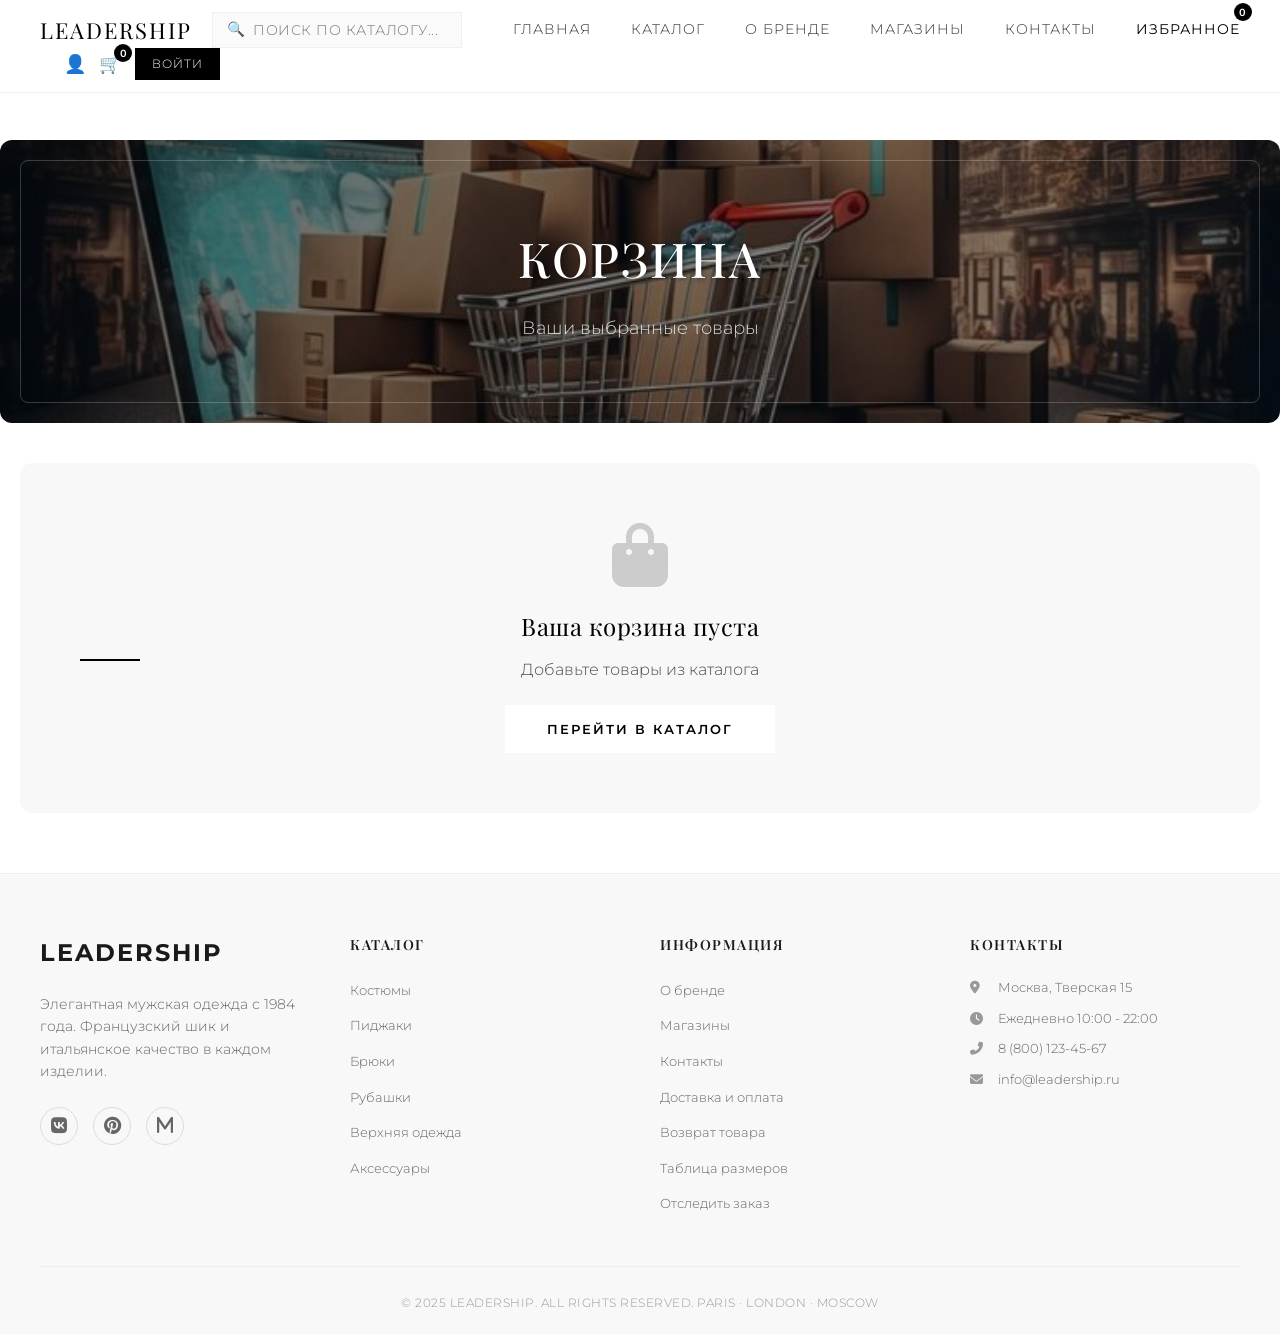
<file: cart.html>
<!DOCTYPE html>
<html lang="ru">
<head>
    <meta charset="UTF-8">
    <meta name="viewport" content="width=device-width, initial-scale=1.0">
    <title>Корзина | LEADERSHIP</title>
    <link rel="stylesheet" href="style.css">
    <link href="https://fonts.googleapis.com/css2?family=Inter:opsz,wght@14..32,300;14..32,400;14..32,500;14..32,600;14..32,700&display=swap" rel="stylesheet">
    <link rel="stylesheet" href="https://cdnjs.cloudflare.com/ajax/libs/font-awesome/6.4.0/css/all.min.css">
    <style>
        .cart-hero {
            background: linear-gradient(135deg, rgba(0,0,0,0.6), rgba(0,0,0,0.4)), url('images/jpg/корзинабаннер.jpg');
            background-size: cover;
            background-position: center;
            color: white;
            padding: 80px 40px;
            border-radius: 12px;
            margin: 40px auto;
            text-align: center;
            position: relative;
            max-width: 1280px;
        }
        .cart-hero:before {
            content: '';
            position: absolute;
            top: 20px;
            left: 20px;
            right: 20px;
            bottom: 20px;
            border: 1px solid rgba(255,255,255,0.2);
            pointer-events: none;
            border-radius: 8px;
        }
        .cart-hero h1 {
            font-size: 3rem;
            font-weight: 500;
            margin-bottom: 15px;
            color: white;
            text-shadow: 2px 2px 4px rgba(0,0,0,0.3);
        }
        .cart-hero p {
            font-size: 1.1rem;
            opacity: 0.9;
            color: rgba(255,255,255,0.9);
        }
        .cart-container {
            max-width: 1280px;
            margin: 0 auto;
            padding: 0 20px;
            display: grid;
            grid-template-columns: 1fr 350px;
            gap: 40px;
            margin: 40px auto;
        }
        .cart-items {
            background: #fff;
            border: 1px solid #f0f0f0;
        }
        .cart-header {
            display: grid;
            grid-template-columns: 100px 1fr 120px 120px 50px;
            gap: 15px;
            padding: 15px 20px;
            background: #f8f8f8;
            border-bottom: 1px solid #f0f0f0;
            font-size: 12px;
            text-transform: uppercase;
            letter-spacing: 1px;
            color: #666;
        }
        .cart-item {
            display: grid;
            grid-template-columns: 100px 1fr 120px 120px 50px;
            gap: 15px;
            padding: 20px;
            border-bottom: 1px solid #f0f0f0;
            align-items: center;
        }
        .cart-item-image {
            width: 80px;
            height: 100px;
            object-fit: cover;
            background: #f8f8f8;
        }
        .cart-item-info h3 {
            font-size: 16px;
            font-weight: 500;
            margin-bottom: 5px;
        }
        .cart-item-category {
            font-size: 12px;
            color: #999;
        }
        .cart-item-size {
            font-size: 12px;
            color: #999;
            margin-top: 5px;
        }
        .cart-item-price {
            font-size: 16px;
            font-weight: 600;
        }
        .cart-item-quantity {
            display: flex;
            align-items: center;
            gap: 10px;
        }
        .quantity-btn {
            width: 30px;
            height: 30px;
            border: 1px solid #ddd;
            background: #fff;
            cursor: pointer;
            font-size: 16px;
            transition: all 0.2s;
            border-radius: 4px;
        }
        .quantity-btn:hover {
            border-color: #000;
            background: #000;
            color: #fff;
        }
        .quantity-value {
            min-width: 30px;
            text-align: center;
            font-weight: 500;
        }
        .cart-item-remove {
            background: none;
            border: none;
            cursor: pointer;
            font-size: 18px;
            color: #999;
            transition: color 0.2s;
        }
        .cart-item-remove:hover {
            color: #ff4444;
        }
        .cart-summary {
            background: #f8f8f8;
            padding: 25px;
            height: fit-content;
            position: sticky;
            top: 100px;
        }
        .cart-summary h3 {
            font-size: 18px;
            font-weight: 500;
            margin-bottom: 20px;
            padding-bottom: 15px;
            border-bottom: 1px solid #e0e0e0;
        }
        .summary-row {
            display: flex;
            justify-content: space-between;
            margin-bottom: 12px;
            font-size: 14px;
            color: #666;
        }
        .summary-total {
            display: flex;
            justify-content: space-between;
            margin-top: 15px;
            padding-top: 15px;
            border-top: 1px solid #e0e0e0;
            font-size: 18px;
            font-weight: 600;
        }
        .checkout-btn {
            width: 100%;
            padding: 14px;
            background: #000;
            color: #fff;
            border: none;
            cursor: pointer;
            font-size: 14px;
            font-weight: 500;
            letter-spacing: 1px;
            margin-top: 20px;
            transition: background 0.2s;
        }
        .checkout-btn:hover {
            background: #333;
        }
        .continue-btn {
            display: block;
            text-align: center;
            margin-top: 15px;
            color: #666;
            text-decoration: none;
            font-size: 13px;
        }
        .continue-btn:hover {
            color: #000;
        }
        .cart-empty {
            text-align: center;
            padding: 60px;
            background: #f8f8f8;
            border-radius: 12px;
            grid-column: 1/-1;
        }
        .cart-empty i {
            font-size: 64px;
            color: #ccc;
            margin-bottom: 20px;
        }
        .cart-empty h2 {
            font-size: 24px;
            margin-bottom: 10px;
        }
        @media (max-width: 968px) {
            .cart-container {
                grid-template-columns: 1fr;
            }
            .cart-header {
                display: none;
            }
            .cart-item {
                grid-template-columns: 80px 1fr;
                gap: 15px;
                position: relative;
            }
            .cart-item-price {
                grid-column: 2;
            }
            .cart-item-quantity {
                grid-column: 2;
                justify-content: flex-start;
            }
            .cart-item-remove {
                position: absolute;
                top: 20px;
                right: 20px;
            }
            .cart-summary {
                position: static;
            }
        }
        @media (max-width: 768px) {
            .cart-hero h1 {
                font-size: 2rem;
            }
        }
    </style>
</head>
<body>
    <div class="container">
        <!-- Шапка сайта -->
        <header class="site-header">
            <div class="logo">
                <h1>LEADERSHIP</h1>
                <span class="logo-sub">PARIS · LONDON · MOSCOW</span>
            </div>
            <div class="header-search">
                <span class="search-icon">🔍</span>
                <input type="text" id="searchInput" placeholder="ПОИСК ПО КАТАЛОГУ...">
            </div>
            <nav class="main-nav">
                <a href="index.html">ГЛАВНАЯ</a>
                <a href="catalog.html">КАТАЛОГ</a>
                <a href="about.html">О БРЕНДЕ</a>
                <a href="shops.html">МАГАЗИНЫ</a>
                <a href="contacts.html">КОНТАКТЫ</a>
                <a href="favorites.html" class="favorites-link">
                    ИЗБРАННОЕ
                    <span class="cart-count" id="favoritesCount">0</span>
                </a>
            </nav>
            <div class="header-actions">
                <div class="header-icons">
                    <span class="header-icon" onclick="window.location.href='profile.html'">👤</span>
                    <span class="header-icon" onclick="window.location.href='cart.html'" style="position: relative;">
                        🛒
                        <span class="cart-count" id="cartCount">0</span>
                    </span>
                </div>
                <button class="btn-primary" id="authBtn">ВОЙТИ</button>
            </div>
        </header>
    </div>

    <!-- Hero секция с тематическим фоном -->
    <div class="cart-hero">
        <h1>КОРЗИНА</h1>
        <p>Ваши выбранные товары</p>
    </div>

    <div class="cart-container" id="cartContainer"></div>

    <footer class="footer">
        <div class="container">
            <div class="footer-grid">
                <div class="footer-col">
                    <a href="index.html" class="footer-logo">LEADERSHIP</a>
                    <p class="footer-desc">Элегантная мужская одежда с 1984 года. Французский шик и итальянское качество в каждом изделии.</p>
                    <div class="social-links">
                        <a href="https://vk.com" class="social-link" onclick="openSocial('vk')"><i class="fab fa-vk"></i></a>
                        <a href="https://pinterest.com" class="social-link" onclick="openSocial('pinterest')"><i class="fab fa-pinterest"></i></a>
                        <a href="https://max.ru" class="social-link" onclick="openSocial('max')"><i class="fas fa-m"></i></a>
                    </div>
                </div>
                <div class="footer-col">
                    <h4>КАТАЛОГ</h4>
                    <ul>
                        <li><a href="catalog.html?category=suits">Костюмы</a></li>
                        <li><a href="catalog.html?category=jackets">Пиджаки</a></li>
                        <li><a href="catalog.html?category=trousers">Брюки</a></li>
                        <li><a href="catalog.html?category=shirts">Рубашки</a></li>
                        <li><a href="catalog.html?category=outerwear">Верхняя одежда</a></li>
                        <li><a href="catalog.html?category=accessories">Аксессуары</a></li>
                    </ul>
                </div>
                <div class="footer-col">
                    <h4>ИНФОРМАЦИЯ</h4>
                    <ul>
                        <li><a href="about.html">О бренде</a></li>
                        <li><a href="shops.html">Магазины</a></li>
                        <li><a href="contacts.html">Контакты</a></li>
                        <li><a href="delivery.html">Доставка и оплата</a></li>
                        <li><a href="return.html">Возврат товара</a></li>
                        <li><a href="size-guide.html">Таблица размеров</a></li>
                        <li><a href="track-order.html">Отследить заказ</a></li>
                    </ul>
                </div>
                <div class="footer-col">
                    <h4>КОНТАКТЫ</h4>
                    <ul class="contact-list">
                        <li><i class="fas fa-map-marker-alt"></i><span>Москва, Тверская 15</span></li>
                        <li><i class="fas fa-clock"></i><span>Ежедневно 10:00 - 22:00</span></li>
                        <li><i class="fas fa-phone-alt"></i><span>8 (800) 123-45-67</span></li>
                        <li><i class="fas fa-envelope"></i><a href="mailto:info@leadership.ru">info@leadership.ru</a></li>
                    </ul>
                </div>
            </div>
            <div class="footer-bottom">
                <p>© 2025 LEADERSHIP. ALL RIGHTS RESERVED. PARIS · LONDON · MOSCOW</p>
            </div>
        </div>
    </footer>

    <script>
        // ============== ДАННЫЕ ТОВАРОВ ДЛЯ КАРТИНОК ==============
        const productsData = {
            1: { name: "Костюм классический черный", category: "Костюмы", price: 34990, image: "images/jpg/классичкостюмчерный.jpg" },
            2: { name: "Костюм деловой синий", category: "Костюмы", price: 45990, image: "images/jpg/костюмделовсиний.jpg" },
            3: { name: "Костюм серый", category: "Костюмы", price: 38990, image: "images/jpg/костюмсерый.jpg" },
            4: { name: "Пиджак черный", category: "Пиджаки", price: 22500, image: "images/jpg/пиджакчерный.jpg" },
            5: { name: "Пиджак бежевый", category: "Пиджаки", price: 18900, image: "images/jpg/пиджакбежевый.jpg" },
            6: { name: "Брюки черные", category: "Брюки", price: 8900, image: "images/jpg/брюкичерные.jpg" },
            7: { name: "Брюки бежевые", category: "Брюки", price: 6900, image: "images/jpg/брюкибежевые.jpg" },
            8: { name: "Рубашка белая", category: "Рубашки", price: 4900, image: "images/jpg/рубашкабелая.jpg" },
            9: { name: "Рубашка голубая", category: "Рубашки", price: 5900, image: "images/jpg/рубашкаголубая.jpg" },
            10: { name: "Ремень кожаный", category: "Аксессуары", price: 5900, image: "images/jpg/ременькожаный.jpg" },
            11: { name: "Галстук шелковый", category: "Аксессуары", price: 3900, image: "images/jpg/галстукшелковый.jpg" }
        };

        // ============== ФУНКЦИИ КОРЗИНЫ ==============
        let cart = JSON.parse(localStorage.getItem('cart')) || [];
        let favorites = JSON.parse(localStorage.getItem('favorites')) || [];

        function updateCounters() {
            const favSpan = document.getElementById('favoritesCount');
            if (favSpan) {
                favSpan.textContent = favorites.length;
                favSpan.style.display = favorites.length > 0 ? 'inline-flex' : 'none';
            }
            const cartSpan = document.getElementById('cartCount');
            if (cartSpan) {
                cartSpan.textContent = cart.length;
                cartSpan.style.display = cart.length > 0 ? 'inline-flex' : 'none';
            }
        }

        function updateItemQuantity(id, size, delta) {
            let itemIndex = -1;
            for (let i = 0; i < cart.length; i++) {
                if (cart[i].id === id && (cart[i].size || 'M') === size) {
                    itemIndex = i;
                    break;
                }
            }
            
            if (itemIndex !== -1) {
                const newQuantity = (cart[itemIndex].quantity || 1) + delta;
                
                if (newQuantity <= 0) {
                    cart.splice(itemIndex, 1);
                    showNotification('Товар удален из корзины', 'info');
                } else {
                    cart[itemIndex].quantity = newQuantity;
                    showNotification('Количество обновлено', 'info');
                }
                
                localStorage.setItem('cart', JSON.stringify(cart));
                renderCart();
                updateCounters();
            }
        }

        function removeCartItem(id, size) {
            cart = cart.filter(item => !(item.id === id && (item.size || 'M') === size));
            localStorage.setItem('cart', JSON.stringify(cart));
            renderCart();
            updateCounters();
            showNotification('Товар удален из корзины', 'info');
        }

        function renderCart() {
            const container = document.getElementById('cartContainer');
            
            if (cart.length === 0) {
                container.innerHTML = `
                    <div class="cart-empty">
                        <i class="fas fa-shopping-bag"></i>
                        <h2>Ваша корзина пуста</h2>
                        <p>Добавьте товары из каталога</p>
                        <a href="catalog.html" class="btn-primary" style="display: inline-block; margin-top: 20px; text-decoration: none;">ПЕРЕЙТИ В КАТАЛОГ</a>
                    </div>
                `;
                return;
            }

            const groupedItems = {};
            cart.forEach(item => {
                const key = `${item.id}_${item.size || 'M'}`;
                if (groupedItems[key]) {
                    groupedItems[key].quantity += (item.quantity || 1);
                } else {
                    groupedItems[key] = {
                        id: item.id,
                        name: item.name,
                        price: item.price,
                        image: item.image || productsData[item.id]?.image,
                        category: item.category,
                        size: item.size || 'M',
                        quantity: item.quantity || 1
                    };
                }
            });
            
            const cartItems = Object.values(groupedItems);
            const totalItems = cartItems.reduce((sum, item) => sum + item.quantity, 0);
            const subtotal = cartItems.reduce((sum, item) => sum + (item.price * item.quantity), 0);
            
            container.innerHTML = `
                <div class="cart-items">
                    <div class="cart-header">
                        <span>Товар</span>
                        <span></span>
                        <span>Цена</span>
                        <span>Количество</span>
                        <span></span>
                    </div>
                    ${cartItems.map(item => `
                        <div class="cart-item" data-id="${item.id}" data-size="${item.size}">
                            <img src="${item.image || 'https://placehold.co/80x100/f5f5f5/999?text=Фото'}" alt="${item.name}" class="cart-item-image" onerror="this.src='https://placehold.co/80x100/f5f5f5/999?text=Фото'">
                            <div class="cart-item-info">
                                <h3>${item.name}</h3>
                                <div class="cart-item-category">${item.category}</div>
                                <div class="cart-item-size">Размер: ${item.size}</div>
                            </div>
                            <div class="cart-item-price">${item.price.toLocaleString()} ₽</div>
                            <div class="cart-item-quantity">
                                <button class="quantity-btn" onclick="updateItemQuantity(${item.id}, '${item.size}', -1)">-</button>
                                <span class="quantity-value">${item.quantity}</span>
                                <button class="quantity-btn" onclick="updateItemQuantity(${item.id}, '${item.size}', 1)">+</button>
                            </div>
                            <button class="cart-item-remove" onclick="removeCartItem(${item.id}, '${item.size}')">
                                <i class="fas fa-trash-alt"></i>
                            </button>
                        </div>
                    `).join('')}
                </div>
                <div class="cart-summary">
                    <h3>СУММА ЗАКАЗА</h3>
                    <div class="summary-row">
                        <span>Товары (${totalItems} шт.)</span>
                        <span>${subtotal.toLocaleString()} ₽</span>
                    </div>
                    <div class="summary-row">
                        <span>Доставка</span>
                        <span>Бесплатно</span>
                    </div>
                    <div class="summary-total">
                        <span>ИТОГО</span>
                        <span>${subtotal.toLocaleString()} ₽</span>
                    </div>
                    <button class="checkout-btn" onclick="checkout()">ОФОРМИТЬ ЗАКАЗ</button>
                    <a href="catalog.html" class="continue-btn">Продолжить покупки</a>
                </div>
            `;
        }

        // ============== ГЕНЕРАЦИЯ НОМЕРА ЗАКАЗА ==============
        function generateOrderNumber() {
            const letters = 'ABCDEFGHIJKLMNOPQRSTUVWXYZ';
            const letter1 = letters.charAt(Math.floor(Math.random() * letters.length));
            const letter2 = letters.charAt(Math.floor(Math.random() * letters.length));
            const numbers = Math.floor(Math.random() * 90000) + 10000;
            return `${letter1}${letter2}-${numbers}`;
        }

        function isUniqueOrderNumber(orderNumber, existingOrders) {
            return !existingOrders.some(order => order.number === orderNumber);
        }

        function checkout() {
            if (cart.length === 0) {
                showNotification('Корзина пуста', 'error');
                return;
            }
            
            const currentUser = localStorage.getItem('currentUser');
            if (!currentUser) {
                showNotification('Пожалуйста, войдите в аккаунт', 'info');
                window.location.href = 'login.html';
                return;
            }
            
            let existingOrders = JSON.parse(localStorage.getItem('userOrders')) || [];
            
            let orderNumber;
            let attempts = 0;
            do {
                orderNumber = generateOrderNumber();
                attempts++;
            } while (!isUniqueOrderNumber(orderNumber, existingOrders) && attempts < 10);
            
            const userData = JSON.parse(currentUser);
            
            const order = {
                id: Date.now(),
                number: orderNumber,
                date: new Date().toLocaleDateString('ru-RU', {
                    year: 'numeric',
                    month: 'long',
                    day: 'numeric'
                }),
                status: 'processing',
                statusText: 'ОБРАБАТЫВАЕТСЯ',
                items: cart.map(item => ({
                    id: item.id,
                    name: item.name,
                    price: item.price,
                    quantity: item.quantity || 1,
                    size: item.size || 'M',
                    image: item.image
                })),
                total: cart.reduce((sum, item) => sum + (item.price * (item.quantity || 1)), 0),
                userEmail: userData.email,
                userName: userData.name || userData.email?.split('@')[0] || 'Пользователь'
            };
            
            existingOrders.unshift(order);
            localStorage.setItem('userOrders', JSON.stringify(existingOrders));
            
            showNotification(`Заказ №${orderNumber} оформлен! Спасибо за покупку!`, 'success');
            
            cart = [];
            localStorage.setItem('cart', JSON.stringify(cart));
            
            renderCart();
            updateCounters();
        }

        function showNotification(message, type = 'info') {
            const toast = document.createElement('div');
            toast.className = `toast-notification ${type}`;
            toast.textContent = message;
            toast.style.cssText = `
                position: fixed;
                bottom: 30px;
                right: 30px;
                background: #1a1a1a;
                color: white;
                padding: 12px 20px;
                border-radius: 8px;
                font-size: 13px;
                z-index: 10001;
                box-shadow: 0 4px 12px rgba(0,0,0,0.15);
                animation: slideIn 0.3s ease;
            `;
            document.body.appendChild(toast);
            setTimeout(() => {
                toast.style.animation = 'slideOut 0.3s ease';
                setTimeout(() => toast.remove(), 300);
            }, 3000);
        }

        // ============== ПОИСК ==============
        function performGlobalSearch() {
            const searchInput = document.getElementById('searchInput');
            if (!searchInput) return;
            const query = searchInput.value.trim();
            if (!query) { alert('Введите поисковый запрос'); return; }
            localStorage.setItem('globalSearchQuery', query);
            window.location.href = 'catalog.html?search=' + encodeURIComponent(query);
        }

        function setupSearchOnEnter() {
            const searchInput = document.getElementById('searchInput');
            if (searchInput) {
                searchInput.addEventListener('keypress', function(e) {
                    if (e.key === 'Enter') {
                        e.preventDefault();
                        performGlobalSearch();
                    }
                });
            }
            const searchIcon = document.querySelector('.search-icon');
            if (searchIcon) searchIcon.addEventListener('click', performGlobalSearch);
        }

        // ============== АВТОРИЗАЦИЯ ==============
        function checkAuthState() {
            const currentUser = localStorage.getItem('currentUser');
            const authBtn = document.getElementById('authBtn');
            if (authBtn) {
                if (currentUser) {
                    authBtn.textContent = 'ВЫЙТИ';
                    authBtn.onclick = function() {
                        if (confirm('Вы уверены, что хотите выйти?')) {
                            localStorage.removeItem('currentUser');
                            showNotification('Вы вышли из аккаунта', 'info');
                            setTimeout(() => window.location.href = 'index.html', 1500);
                        }
                    };
                } else {
                    authBtn.textContent = 'ВОЙТИ';
                    authBtn.onclick = () => window.location.href = 'login.html';
                }
            }
        }

        // ============== ИНИЦИАЛИЗАЦИЯ ==============
        document.addEventListener('DOMContentLoaded', function() {
            renderCart();
            updateCounters();
            checkAuthState();
            setupSearchOnEnter();
        });
    </script>

    <style>
        @keyframes slideIn {
            from { transform: translateX(100%); opacity: 0; }
            to { transform: translateX(0); opacity: 1; }
        }
        @keyframes slideOut {
            from { transform: translateX(0); opacity: 1; }
            to { transform: translateX(100%); opacity: 0; }
        }
        .toast-notification.success { border-left: 4px solid #4CAF50; }
        .toast-notification.info { border-left: 4px solid #2196F3; }
        .toast-notification.error { border-left: 4px solid #f44336; }
        .favorites-link { position: relative; }
        .cart-count {
            position: absolute;
            top: -8px;
            right: -12px;
            background: #000;
            color: white;
            border-radius: 50%;
            width: 18px;
            height: 18px;
            font-size: 10px;
            display: inline-flex;
            align-items: center;
            justify-content: center;
            font-weight: bold;
        }
        .header-icon { position: relative; }
    </style>
</body>
</html>
</file>
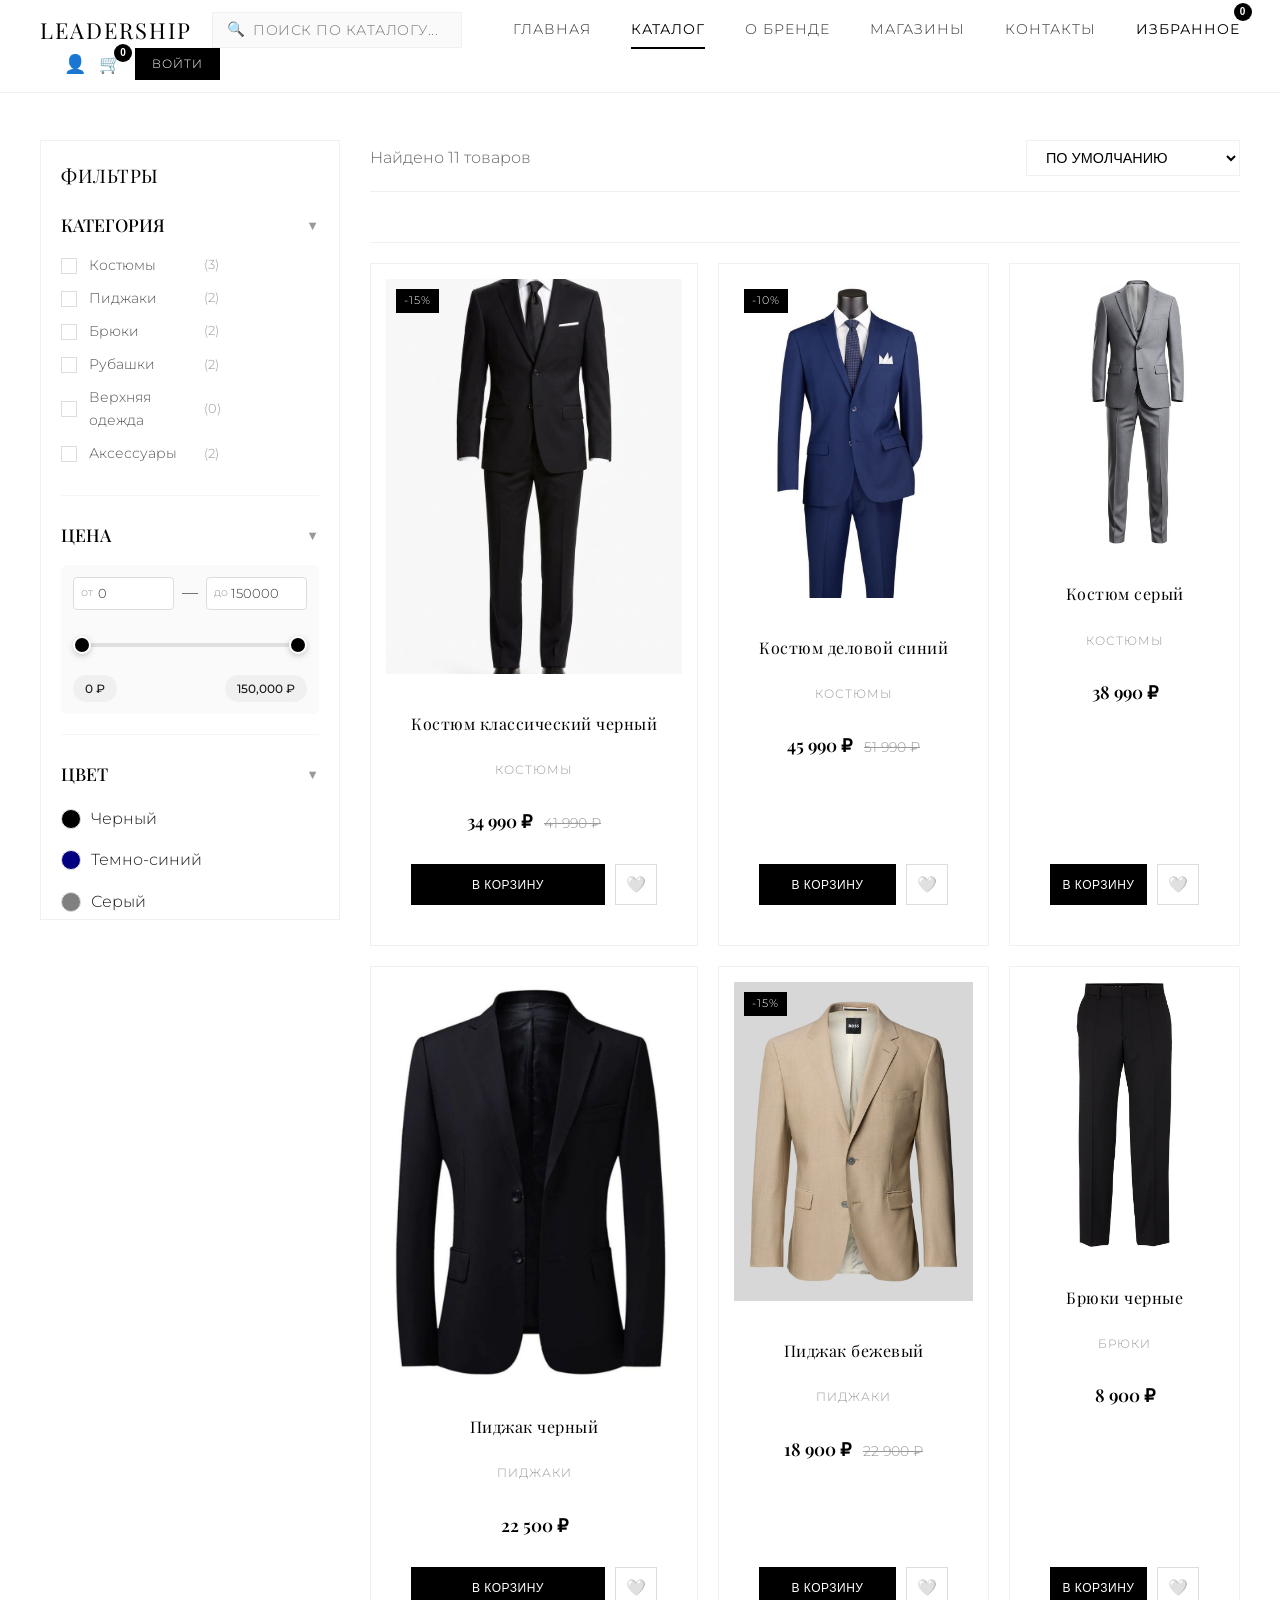
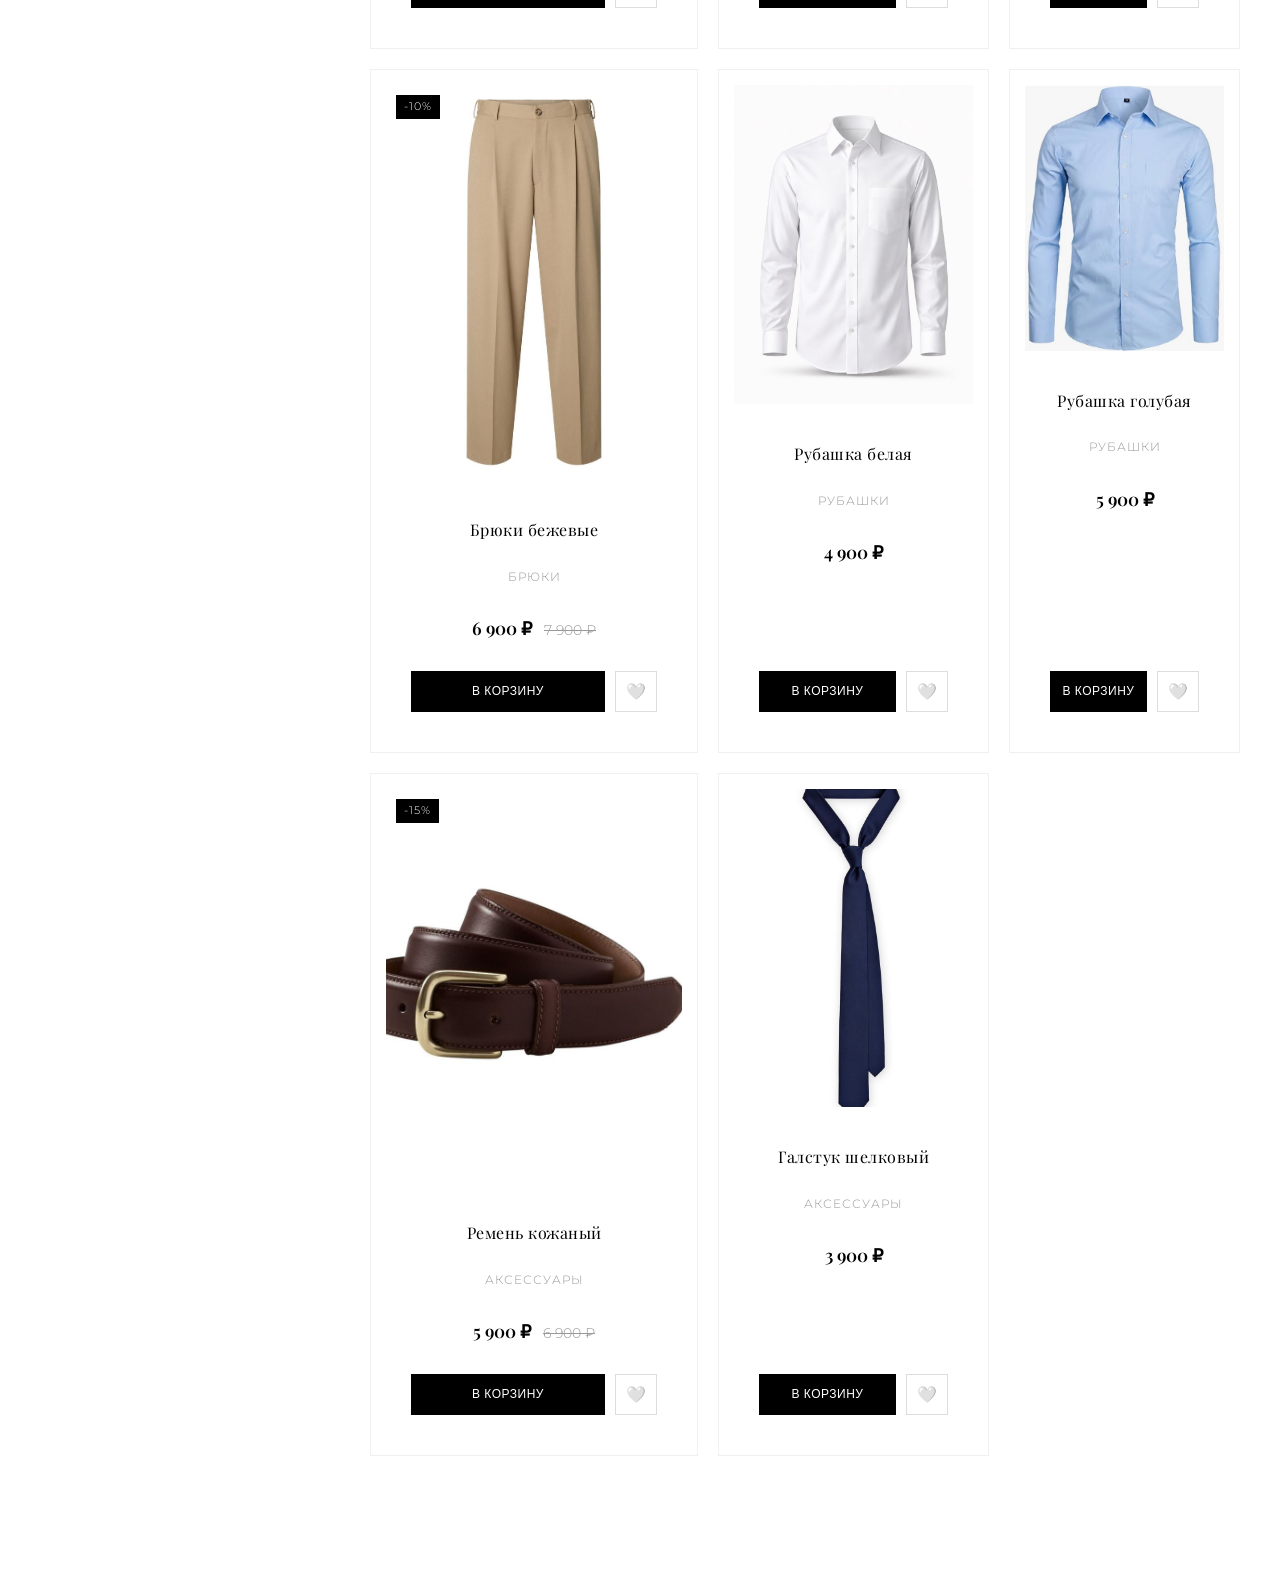
<file: catalog.html>
<!DOCTYPE html>
<html lang="ru">

<head>
    <meta charset="UTF-8">
    <meta name="viewport" content="width=device-width, initial-scale=1.0">
    <title>Leadership — Каталог</title>
    <link rel="stylesheet" href="style.css">
    <style>
        /* Улучшение отображения картинки в модальном окне */
        .modal-image {
            width: 100%;
            aspect-ratio: 3/4;
            object-fit: cover;
            border-radius: 12px;
            box-shadow: 0 5px 20px rgba(0, 0, 0, 0.1);
        }

        /* Для лучшей видимости на темном фоне */
        .modal-body {
            background: white;
            border-radius: 12px;
        }

        /* Увеличенная область картинки */
        .modal-image-container {
            position: relative;
            overflow: hidden;
            border-radius: 12px;
            background: #f5f5f5;
        }

        .modal-image {
            transition: transform 0.3s ease;
        }

        .modal-image:hover {
            transform: scale(1.02);
        }

        /* Подпись под картинкой */
        .modal-image-caption {
            text-align: center;
            margin-top: 10px;
            font-size: 0.8rem;
            color: #666;
        }

        /* Временные стили для исправления каталога */
        .catalog-container {
            display: flex;
            gap: 30px;
            margin: 40px 0;
            position: relative;
            min-height: 600px;
        }

        /* ============== МОДАЛЬНОЕ ОКНО БЫСТРОГО ПРОСМОТРА ============== */
        .modal {
            display: none;
            position: fixed;
            top: 0;
            left: 0;
            width: 100%;
            height: 100%;
            background: rgba(0, 0, 0, 0.9);
            z-index: 10001;
            justify-content: center;
            align-items: center;
        }

        .modal.show {
            display: flex;
        }

        .modal-content {
            background: white;
            width: 90%;
            max-width: 1100px;
            max-height: 85vh;
            border-radius: 12px;
            position: relative;
            overflow: hidden;
        }

        .modal-close {
            position: absolute;
            top: 15px;
            right: 15px;
            background: white;
            border: none;
            width: 40px;
            height: 40px;
            border-radius: 50%;
            cursor: pointer;
            font-size: 22px;
            z-index: 10002;
            display: flex;
            align-items: center;
            justify-content: center;
            box-shadow: 0 2px 10px rgba(0, 0, 0, 0.2);
            transition: all 0.2s;
        }

        .modal-close:hover {
            background: #ff4444;
            color: white;
            transform: scale(1.05);
        }

        .modal-body {
            display: grid;
            grid-template-columns: 1fr 1fr;
            max-height: 85vh;
            overflow-y: auto;
        }

        /* Левая часть с картинкой */
        .modal-image-container {
            background: #f5f5f5;
            display: flex;
            align-items: center;
            justify-content: center;
            min-height: 500px;
        }

        .modal-image {
            width: 100%;
            height: auto;
            max-height: 85vh;
            object-fit: contain;
            display: block;
        }

        /* Правая часть с информацией */
        .modal-info {
            padding: 30px;
            display: flex;
            flex-direction: column;
            background: white;
        }

        .modal-category {
            font-size: 12px;
            color: #999;
            text-transform: uppercase;
            letter-spacing: 2px;
            margin-bottom: 10px;
        }

        .modal-title {
            font-size: 24px;
            font-weight: 500;
            margin-bottom: 15px;
            font-family: inherit;
        }

        .modal-price {
            margin-bottom: 20px;
            padding-bottom: 15px;
            border-bottom: 1px solid #f0f0f0;
        }

        .modal-current-price {
            font-size: 24px;
            font-weight: 600;
        }

        .modal-old-price {
            font-size: 16px;
            color: #999;
            text-decoration: line-through;
            margin-left: 10px;
        }

        .modal-description {
            color: #555;
            line-height: 1.6;
            margin-bottom: 25px;
            font-size: 14px;
        }

        .modal-sizes {
            margin-bottom: 25px;
        }

        .modal-sizes h4 {
            font-size: 14px;
            margin-bottom: 12px;
            font-weight: 500;
        }

        .modal-size-options {
            display: flex;
            gap: 12px;
            flex-wrap: wrap;
        }

        .modal-size-btn {
            width: 48px;
            height: 48px;
            border: 1px solid #ddd;
            background: white;
            cursor: pointer;
            transition: all 0.2s;
            font-size: 14px;
            border-radius: 4px;
        }

        .modal-size-btn:hover {
            border-color: #000;
        }

        .modal-size-btn.selected {
            background: #000;
            color: white;
            border-color: #000;
        }

        .modal-actions {
            display: flex;
            gap: 15px;
            margin-top: auto;
        }

        .modal-add-to-cart {
            flex: 2;
            padding: 14px 20px;
            background: #000;
            color: white;
            border: none;
            cursor: pointer;
            font-size: 14px;
            font-weight: 500;
            letter-spacing: 1px;
            transition: background 0.2s;
            border-radius: 4px;
        }

        .modal-add-to-cart:hover {
            background: #333;
        }

        .modal-favorite {
            flex: 1;
            padding: 14px 20px;
            background: white;
            border: 1px solid #ddd;
            cursor: pointer;
            font-size: 14px;
            transition: all 0.2s;
            border-radius: 4px;
        }

        .modal-favorite:hover {
            border-color: #ff4444;
            color: #ff4444;
        }

        .modal-favorite.active {
            background: #fff0f0;
            border-color: #ff4444;
            color: #ff4444;
        }


        /* Сайдбар с фильтрами */
        .filters-sidebar {
            width: 300px;
            flex-shrink: 0;
            background: white;
            border: 1px solid #f0f0f0;
            height: fit-content;
            position: sticky;
            top: 90px;
            max-height: calc(100vh - 120px);
            overflow-y: auto;
            padding: 20px;
        }

        /* Основная часть с товарами */
        .products-main {
            flex: 1;
            min-width: 0;
        }

        /* Сетка товаров */
        .products-grid {
            display: grid;
            grid-template-columns: repeat(3, 1fr);
            gap: 20px;
            margin: 20px 0;
        }

        /* Карточка товара */
        .product-card {
            border: 1px solid #f0f0f0;
            background: white;
            padding: 15px;
            transition: all 0.3s;
            position: relative;
            display: flex;
            flex-direction: column;
            height: 100%;
        }

        .product-card.hidden {
            display: none;
        }

        .product-image {
            aspect-ratio: 3/4;
            background: #f8f8f8;
            margin-bottom: 15px;
            position: relative;
            overflow: hidden;
        }

        .product-image img {
            width: 100%;
            height: 100%;
            object-fit: cover;
            transition: transform 0.3s;
        }

        .product-card:hover .product-image img {
            transform: scale(1.05);
        }

        .product-info {
            flex: 1;
            display: flex;
            flex-direction: column;
        }

        .product-info h3 {
            font-size: 1rem;
            margin-bottom: 5px;
            white-space: nowrap;
            overflow: hidden;
            text-overflow: ellipsis;
        }

        .product-category {
            font-size: 0.8rem;
            color: #999;
            margin-bottom: 10px;
        }

        .product-price {
            margin-bottom: 15px;
        }

        .current-price {
            font-size: 1.1rem;
            font-weight: 600;
        }

        .old-price {
            font-size: 0.9rem;
            color: #999;
            text-decoration: line-through;
            margin-left: 8px;
        }

        .product-actions {
            display: flex;
            gap: 10px;
            margin-top: auto;
            margin-bottom: 0;
        }


        .btn-add-to-cart {
            flex: 1;
            padding: 8px;
            background: #000;
            color: white;
            border: none;
            cursor: pointer;
            font-size: 0.8rem;
        }

        .btn-favorite {
            width: 36px;
            padding: 8px;
            background: white;
            border: 1px solid #ddd;
            cursor: pointer;
        }

        /* Заголовок каталога */
        .catalog-header {
            display: flex;
            justify-content: space-between;
            align-items: center;
            margin-bottom: 20px;
            padding-bottom: 15px;
            border-bottom: 1px solid #f0f0f0;
        }

        .results-count {
            color: #666;
        }

        .sort-select {
            padding: 8px 30px 8px 15px;
            border: 1px solid #f0f0f0;
            background: white;
            cursor: pointer;
            font-size: 0.9rem;
        }

        /* Фильтры */
        .filter-section {
            margin-bottom: 25px;
            padding-bottom: 20px;
            border-bottom: 1px solid #f5f5f5;
        }

        .filter-title {
            font-weight: 500;
            margin-bottom: 15px;
            display: flex;
            justify-content: space-between;
            cursor: pointer;
        }

        .filter-checkbox {
            display: flex;
            align-items: center;
            margin-bottom: 10px;
            cursor: pointer;
        }

        .filter-checkbox input {
            margin-right: 10px;
            width: 16px;
            height: 16px;
            cursor: pointer;
        }

        .filter-checkbox span {
            flex: 1;
            font-size: 0.9rem;
            color: #555;
        }

        .filter-checkbox .count {
            color: #999;
            font-size: 0.8rem;
        }

        /* Цвета */
        .color-option {
            display: flex;
            align-items: center;
            margin-bottom: 10px;
            cursor: pointer;
            padding: 3px 0;
        }

        .color-circle {
            width: 20px;
            height: 20px;
            border-radius: 50%;
            margin-right: 10px;
            border: 1px solid #ddd;
            transition: all 0.2s;
        }

        .color-option.selected .color-circle {
            transform: scale(1.1);
            box-shadow: 0 0 0 2px white, 0 0 0 3px #000;
        }

        /* Размеры */
        .sizes-grid {
            display: grid;
            grid-template-columns: repeat(3, 1fr);
            gap: 5px;
        }

        .size-btn {
            padding: 6px;
            border: 1px solid #ddd;
            background: white;
            cursor: pointer;
            font-size: 0.8rem;
            transition: all 0.2s;
        }

        .size-btn:hover {
            border-color: #999;
        }

        .size-btn.active {
            background: #000;
            color: white;
            border-color: #000;
        }

        /* Цена */
        .price-filter-compact {
            background: #fafafa;
            padding: 12px;
        }

        .price-inputs-row {
            display: flex;
            align-items: center;
            gap: 8px;
            margin-bottom: 10px;
        }

        .price-input-group {
            flex: 1;
            position: relative;
        }

        .price-input-group label {
            position: absolute;
            left: 8px;
            top: 50%;
            transform: translateY(-50%);
            font-size: 0.7rem;
            color: #999;
        }

        .price-input-compact {
            width: 100%;
            padding: 8px 8px 8px 24px;
            border: 1px solid #ddd;
            font-size: 0.8rem;
        }

        .price-range-info {
            font-size: 0.75rem;
            color: #666;
            display: flex;
            justify-content: space-between;
        }

        .price-range-limit span {
            background: #f0f0f0;
            padding: 2px 6px;
            border-radius: 4px;
            margin-right: 5px;
        }

        /* Кнопки фильтров */
        .filter-actions {
            display: flex;
            gap: 10px;
            margin-top: 20px;
        }

        .btn-apply {
            flex: 2;
            background: #000;
            color: white;
            border: 1px solid #000;
            padding: 12px;
            font-size: 0.85rem;
            cursor: pointer;
            transition: all 0.3s;
        }

        .btn-apply:hover {
            background: white;
            color: #000;
        }

        .btn-reset {
            flex: 1;
            background: white;
            color: #333;
            border: 1px solid #ddd;
            padding: 12px;
            font-size: 0.85rem;
            cursor: pointer;
            transition: all 0.3s;
        }

        .btn-reset:hover {
            background: #f5f5f5;
        }

        /* Пагинация */
        .pagination {
            display: flex;
            justify-content: center;
            gap: 8px;
            margin-top: 40px;
        }

        .page-btn {
            width: 40px;
            height: 40px;
            border: 1px solid #ddd;
            background: white;
            cursor: pointer;
        }

        .page-btn:hover {
            border-color: #000;
        }

        .page-btn.active {
            background: #000;
            color: white;
            border-color: #000;
        }

        /* Кнопка показа фильтров (мобильная) */
        .filter-toggle {
            display: none;
            width: 100%;
            padding: 15px;
            background: #000;
            color: white;
            border: none;
            margin-bottom: 20px;
            cursor: pointer;
            font-size: 0.9rem;
        }

        /* Активные фильтры */
        .active-filters {
            display: flex;
            flex-wrap: wrap;
            gap: 10px;
            margin: 15px 0;
            padding: 15px 0;
            border-bottom: 1px solid #f0f0f0;
        }

        .filter-tag {
            background: #f0f0f0;
            padding: 5px 12px;
            border-radius: 20px;
            font-size: 0.8rem;
            display: inline-flex;
            align-items: center;
            gap: 8px;
        }

        .filter-tag button {
            background: none;
            border: none;
            cursor: pointer;
            color: #666;
            font-size: 1rem;
        }

        .filter-tag button:hover {
            color: #ff4444;
        }

        /* Бейджи */
        .product-badge {
            position: absolute;
            top: 10px;
            left: 10px;
            background: #000;
            color: white;
            padding: 3px 8px;
            font-size: 0.7rem;
            z-index: 2;
        }

        .product-badge.new {
            background: #4CAF50;
            left: auto;
            right: 10px;
        }

        .quick-view {
            position: absolute;
            bottom: -40px;
            left: 0;
            right: 0;
            background: rgba(0, 0, 0, 0.8);
            color: white;
            border: none;
            padding: 8px;
            font-size: 0.7rem;
            cursor: pointer;
            transition: bottom 0.3s;
        }

        .product-card:hover .quick-view {
            bottom: 0;
        }

        /* Результаты поиска */
        .no-results {
            grid-column: 1 / -1;
            text-align: center;
            padding: 60px;
            background: #f8f8f8;
        }

        .no-results h3 {
            margin-bottom: 10px;
        }

        /* Адаптивность */
        @media (max-width: 1200px) {
            .products-grid {
                grid-template-columns: repeat(2, 1fr);
            }
        }

        @media (max-width: 968px) {
            .catalog-container {
                flex-direction: column;
            }

            .filters-sidebar {
                width: 100%;
                position: static;
                max-height: none;
                display: none;
            }

            .filters-sidebar.show {
                display: block;
            }

            .filter-toggle {
                display: block;
            }

            .products-grid {
                grid-template-columns: repeat(2, 1fr);
            }
        }

        @media (max-width: 768px) {
            .products-grid {
                grid-template-columns: 1fr;
            }

            .catalog-header {
                flex-direction: column;
                gap: 10px;
                align-items: flex-start;
            }

            .sort-select {
                width: 100%;
            }
        }

        /* Адаптивность */
        @media (max-width: 768px) {
            .modal-body {
                grid-template-columns: 1fr;
            }

            .modal-image-container {
                min-height: 300px;
            }

            .modal-info {
                padding: 20px;
            }

            .modal-title {
                font-size: 20px;
            }

            .modal-current-price {
                font-size: 20px;
            }

            .modal-close {
                background: rgba(255, 255, 255, 0.9);
            }
        }
    </style>
</head>

<body>
    <div class="container">
        <!-- Шапка сайта -->
        <header class="site-header">
            <div class="logo">
                <h1>LEADERSHIP</h1>
                <span class="logo-sub">PARIS · LONDON · MOSCOW</span>
            </div>

            <div class="header-search">
                <span class="search-icon">🔍</span>
                <input type="text" id="searchInput" placeholder="ПОИСК ПО КАТАЛОГУ...">
            </div>

            <nav class="main-nav">
                <a href="index.html">ГЛАВНАЯ</a>
                <a href="catalog.html" class="active">КАТАЛОГ</a>
                <a href="about.html">О БРЕНДЕ</a>
                <a href="shops.html">МАГАЗИНЫ</a>
                <a href="contacts.html">КОНТАКТЫ</a>
                <a href="favorites.html" class="favorites-link">
                    ИЗБРАННОЕ
                    <span class="cart-count" id="favoritesCount" style="display:none;">0</span>
                </a>
            </nav>

            <div class="header-actions">
                <div class="header-icons">
                    <span class="header-icon" onclick="window.location.href='profile.html'">👤</span>
                    <span class="header-icon" onclick="window.location.href='cart.html'">
                        🛒
                        <span class="cart-count" id="cartCount" style="display:none;">0</span>
                    </span>
                </div>
                <button class="btn-primary" id="authBtn">ВОЙТИ</button>
            </div>
        </header>

        <!-- Кнопка для открытия фильтров на мобильных -->
        <button class="filter-toggle" onclick="toggleFilters()">ПОКАЗАТЬ ФИЛЬТРЫ</button>

        <!-- Основной контейнер каталога -->
        <div class="catalog-container">
            <!-- Сайдбар с фильтрами -->
            <aside class="filters-sidebar" id="filtersSidebar">
                <h3 style="margin-bottom: 20px;">ФИЛЬТРЫ</h3>

                <!-- Фильтр по категориям -->
                <div class="filter-section">
                    <div class="filter-title" onclick="toggleFilterSection(this)">
                        КАТЕГОРИЯ
                        <span>▼</span>
                    </div>
                    <div class="filter-options">
                        <label class="filter-checkbox">
                            <input type="checkbox" class="category-filter" value="suits" onchange="updateFilters()">
                            <span>Костюмы</span>
                            <span class="count">(3)</span>
                        </label>
                        <label class="filter-checkbox">
                            <input type="checkbox" class="category-filter" value="jackets" onchange="updateFilters()">
                            <span>Пиджаки</span>
                            <span class="count">(2)</span>
                        </label>
                        <label class="filter-checkbox">
                            <input type="checkbox" class="category-filter" value="trousers" onchange="updateFilters()">
                            <span>Брюки</span>
                            <span class="count">(2)</span>
                        </label>
                        <label class="filter-checkbox">
                            <input type="checkbox" class="category-filter" value="shirts" onchange="updateFilters()">
                            <span>Рубашки</span>
                            <span class="count">(2)</span>
                        </label>
                        <label class="filter-checkbox">
                            <input type="checkbox" class="category-filter" value="outerwear" onchange="updateFilters()">
                            <span>Верхняя одежда</span>
                            <span class="count">(0)</span>
                        </label>
                        <label class="filter-checkbox">
                            <input type="checkbox" class="category-filter" value="accessories"
                                onchange="updateFilters()">
                            <span>Аксессуары</span>
                            <span class="count">(2)</span>
                        </label>
                    </div>
                </div>

                <!-- Фильтр по цене -->
                <div class="filter-section">
                    <div class="filter-title" onclick="toggleFilterSection(this)">
                        ЦЕНА
                        <span>▼</span>
                    </div>
                    <div class="filter-options">
                        <div class="price-filter-compact">
                            <div class="price-inputs-row">
                                <div class="price-input-group">
                                    <label>от</label>
                                    <input type="number" id="priceMin" class="price-input-compact" placeholder="0"
                                        min="0" max="150000" value="0">
                                </div>
                                <span>—</span>
                                <div class="price-input-group">
                                    <label>до</label>
                                    <input type="number" id="priceMax" class="price-input-compact" placeholder="150000"
                                        min="0" max="150000" value="150000">
                                </div>
                            </div>

                            <!-- Двойной слайдер -->
                            <div class="double-slider-container">
                                <div class="slider-track"></div>
                                <input type="range" id="sliderMin" class="double-slider" min="0" max="150000" value="0"
                                    step="1000">
                                <input type="range" id="sliderMax" class="double-slider" min="0" max="150000"
                                    value="150000" step="1000">
                            </div>

                            <div class="price-values">
                                <span id="displayMin">0 ₽</span>
                                <span id="displayMax">150 000 ₽</span>
                            </div>
                        </div>
                    </div>
                </div>

                <!-- Фильтр по цвету -->
                <div class="filter-section">
                    <div class="filter-title" onclick="toggleFilterSection(this)">
                        ЦВЕТ
                        <span>▼</span>
                    </div>
                    <div class="filter-options">
                        <div class="color-option" onclick="toggleColor('black')">
                            <div class="color-circle" style="background: #000;"></div>
                            <span>Черный</span>
                        </div>
                        <div class="color-option" onclick="toggleColor('navy')">
                            <div class="color-circle" style="background: #000080;"></div>
                            <span>Темно-синий</span>
                        </div>
                        <div class="color-option" onclick="toggleColor('gray')">
                            <div class="color-circle" style="background: #808080;"></div>
                            <span>Серый</span>
                        </div>
                        <div class="color-option" onclick="toggleColor('brown')">
                            <div class="color-circle" style="background: #8B4513;"></div>
                            <span>Коричневый</span>
                        </div>
                        <div class="color-option" onclick="toggleColor('beige')">
                            <div class="color-circle" style="background: #F5F5DC; border: 1px solid #ddd;"></div>
                            <span>Бежевый</span>
                        </div>
                        <div class="color-option" onclick="toggleColor('blue')">
                            <div class="color-circle" style="background: #1E90FF;"></div>
                            <span>Синий</span>
                        </div>
                    </div>
                </div>

                <!-- Фильтр по размеру -->
                <div class="filter-section">
                    <div class="filter-title" onclick="toggleFilterSection(this)">
                        РАЗМЕР
                        <span>▼</span>
                    </div>
                    <div class="filter-options">
                        <div class="sizes-grid">
                            <button class="size-btn" onclick="toggleSize('XS')">XS</button>
                            <button class="size-btn" onclick="toggleSize('S')">S</button>
                            <button class="size-btn" onclick="toggleSize('M')">M</button>
                            <button class="size-btn" onclick="toggleSize('L')">L</button>
                            <button class="size-btn" onclick="toggleSize('XL')">XL</button>
                            <button class="size-btn" onclick="toggleSize('XXL')">XXL</button>
                        </div>
                    </div>
                </div>

                <!-- Кнопки действий -->
                <div class="filter-actions">
                    <button class="btn-apply" onclick="applyFilters()">ПРИМЕНИТЬ</button>
                    <button class="btn-reset" onclick="resetAllFilters()">СБРОСИТЬ</button>
                </div>
            </aside>

            <!-- Основная часть с товарами -->
            <main class="products-main">
                <div class="catalog-header">
                    <div class="results-count" id="resultsCount">Найдено 94 товара</div>
                    <select class="sort-select" id="sortSelect" onchange="sortProducts()">
                        <option value="default">ПО УМОЛЧАНИЮ</option>
                        <option value="price-asc">ПО ВОЗРАСТАНИЮ</option>
                        <option value="price-desc">ПО УБЫВАНИЮ</option>
                        <option value="name-asc">ПО НАЗВАНИЮ (А-Я)</option>
                        <option value="name-desc">ПО НАЗВАНИЮ (Я-А)</option>
                    </select>
                </div>

                <!-- Активные фильтры -->
                <div class="active-filters" id="activeFilters"></div>

                <!-- Сетка товаров -->
                <div class="products-grid" id="productsGrid">
                    <!-- Костюм классический черный -->
                    <div class="product-card" data-id="1" data-category="suits" data-price="34990" data-color="black"
                        data-size="M" data-name="Костюм классический черный">
                        <div class="product-image">
                            <img src="images/jpg/классичкостюмчерный.jpg" alt="Костюм классический черный">
                            <div class="product-badge">-15%</div>
                            <button class="quick-view" onclick="quickView(1)">БЫСТРЫЙ ПРОСМОТР</button>
                        </div>
                        <div class="product-info">
                            <h3>Костюм классический черный</h3>
                            <div class="product-category">Костюмы</div>
                            <div class="product-price">
                                <span class="current-price">34 990 ₽</span>
                                <span class="old-price">41 990 ₽</span>
                            </div>
                            <div class="product-actions">
                                <button class="btn-add-to-cart" onclick="addToCart(1)">В КОРЗИНУ</button>
                                <button class="btn-favorite" onclick="toggleFavorite(1)">🤍</button>
                            </div>
                        </div>
                    </div>

                    <!-- Костюм деловой синий -->
                    <div class="product-card" data-id="2" data-category="suits" data-price="45990" data-color="navy"
                        data-size="L" data-name="Костюм деловой синий">
                        <div class="product-image">
                            <img src="images/jpg/костюмделовсиний.jpg" alt="Костюм деловой синий">
                            <div class="product-badge">-10%</div>
                            <button class="quick-view" onclick="quickView(2)">БЫСТРЫЙ ПРОСМОТР</button>
                        </div>
                        <div class="product-info">
                            <h3>Костюм деловой синий</h3>
                            <div class="product-category">Костюмы</div>
                            <div class="product-price">
                                <span class="current-price">45 990 ₽</span>
                                <span class="old-price">51 990 ₽</span>
                            </div>
                            <div class="product-actions">
                                <button class="btn-add-to-cart" onclick="addToCart(2)">В КОРЗИНУ</button>
                                <button class="btn-favorite" onclick="toggleFavorite(2)">🤍</button>
                            </div>
                        </div>
                    </div>

                    <!-- Костюм серый -->
                    <div class="product-card" data-id="3" data-category="suits" data-price="38990" data-color="gray"
                        data-size="XL" data-name="Костюм серый">
                        <div class="product-image">
                            <img src="images/jpg/костюмсерый.jpg" alt="Костюм серый">
                            <button class="quick-view" onclick="quickView(3)">БЫСТРЫЙ ПРОСМОТР</button>
                        </div>
                        <div class="product-info">
                            <h3>Костюм серый</h3>
                            <div class="product-category">Костюмы</div>
                            <div class="product-price">
                                <span class="current-price">38 990 ₽</span>
                            </div>
                            <div class="product-actions">
                                <button class="btn-add-to-cart" onclick="addToCart(3)">В КОРЗИНУ</button>
                                <button class="btn-favorite" onclick="toggleFavorite(3)">🤍</button>
                            </div>
                        </div>
                    </div>

                    <!-- Пиджак черный -->
                    <div class="product-card" data-id="4" data-category="jackets" data-price="22500" data-color="black"
                        data-size="L" data-name="Пиджак черный">
                        <div class="product-image">
                            <img src="images/jpg/пиджакчерный.jpg" alt="Пиджак черный">
                            <button class="quick-view" onclick="quickView(4)">БЫСТРЫЙ ПРОСМОТР</button>
                        </div>
                        <div class="product-info">
                            <h3>Пиджак черный</h3>
                            <div class="product-category">Пиджаки</div>
                            <div class="product-price">
                                <span class="current-price">22 500 ₽</span>
                            </div>
                            <div class="product-actions">
                                <button class="btn-add-to-cart" onclick="addToCart(4)">В КОРЗИНУ</button>
                                <button class="btn-favorite" onclick="toggleFavorite(4)">🤍</button>
                            </div>
                        </div>
                    </div>

                    <!-- Пиджак бежевый -->
                    <div class="product-card" data-id="5" data-category="jackets" data-price="18900" data-color="beige"
                        data-size="M" data-name="Пиджак бежевый">
                        <div class="product-image">
                            <img src="images/jpg/пиджакбежевый.jpg" alt="Пиджак бежевый">
                            <div class="product-badge">-15%</div>
                            <button class="quick-view" onclick="quickView(5)">БЫСТРЫЙ ПРОСМОТР</button>
                        </div>
                        <div class="product-info">
                            <h3>Пиджак бежевый</h3>
                            <div class="product-category">Пиджаки</div>
                            <div class="product-price">
                                <span class="current-price">18 900 ₽</span>
                                <span class="old-price">22 900 ₽</span>
                            </div>
                            <div class="product-actions">
                                <button class="btn-add-to-cart" onclick="addToCart(5)">В КОРЗИНУ</button>
                                <button class="btn-favorite" onclick="toggleFavorite(5)">🤍</button>
                            </div>
                        </div>
                    </div>

                    <!-- Брюки черные -->
                    <div class="product-card" data-id="6" data-category="trousers" data-price="8900" data-color="black"
                        data-size="M" data-name="Брюки черные">
                        <div class="product-image">
                            <img src="images/jpg/брюкичерные.jpg" alt="Брюки черные">
                            <button class="quick-view" onclick="quickView(6)">БЫСТРЫЙ ПРОСМОТР</button>
                        </div>
                        <div class="product-info">
                            <h3>Брюки черные</h3>
                            <div class="product-category">Брюки</div>
                            <div class="product-price">
                                <span class="current-price">8 900 ₽</span>
                            </div>
                            <div class="product-actions">
                                <button class="btn-add-to-cart" onclick="addToCart(6)">В КОРЗИНУ</button>
                                <button class="btn-favorite" onclick="toggleFavorite(6)">🤍</button>
                            </div>
                        </div>
                    </div>

                    <!-- Брюки бежевые -->
                    <div class="product-card" data-id="7" data-category="trousers" data-price="6900" data-color="beige"
                        data-size="S" data-name="Брюки бежевые">
                        <div class="product-image">
                            <img src="images/jpg/брюкибежевые.jpg" alt="Брюки бежевые">
                            <div class="product-badge">-10%</div>
                            <button class="quick-view" onclick="quickView(7)">БЫСТРЫЙ ПРОСМОТР</button>
                        </div>
                        <div class="product-info">
                            <h3>Брюки бежевые</h3>
                            <div class="product-category">Брюки</div>
                            <div class="product-price">
                                <span class="current-price">6 900 ₽</span>
                                <span class="old-price">7 900 ₽</span>
                            </div>
                            <div class="product-actions">
                                <button class="btn-add-to-cart" onclick="addToCart(7)">В КОРЗИНУ</button>
                                <button class="btn-favorite" onclick="toggleFavorite(7)">🤍</button>
                            </div>
                        </div>
                    </div>

                    <!-- Рубашка белая -->
                    <div class="product-card" data-id="8" data-category="shirts" data-price="4900" data-color="white"
                        data-size="L" data-name="Рубашка белая">
                        <div class="product-image">
                            <img src="images/jpg/рубашкабелая.jpg" alt="Рубашка белая">
                            <button class="quick-view" onclick="quickView(8)">БЫСТРЫЙ ПРОСМОТР</button>
                        </div>
                        <div class="product-info">
                            <h3>Рубашка белая</h3>
                            <div class="product-category">Рубашки</div>
                            <div class="product-price">
                                <span class="current-price">4 900 ₽</span>
                            </div>
                            <div class="product-actions">
                                <button class="btn-add-to-cart" onclick="addToCart(8)">В КОРЗИНУ</button>
                                <button class="btn-favorite" onclick="toggleFavorite(8)">🤍</button>
                            </div>
                        </div>
                    </div>

                    <!-- Рубашка голубая -->
                    <div class="product-card" data-id="9" data-category="shirts" data-price="5900" data-color="blue"
                        data-size="M" data-name="Рубашка голубая">
                        <div class="product-image">
                            <img src="images/jpg/рубашкаголубая.jpg" alt="Рубашка голубая">
                            <button class="quick-view" onclick="quickView(9)">БЫСТРЫЙ ПРОСМОТР</button>
                        </div>
                        <div class="product-info">
                            <h3>Рубашка голубая</h3>
                            <div class="product-category">Рубашки</div>
                            <div class="product-price">
                                <span class="current-price">5 900 ₽</span>
                            </div>
                            <div class="product-actions">
                                <button class="btn-add-to-cart" onclick="addToCart(9)">В КОРЗИНУ</button>
                                <button class="btn-favorite" onclick="toggleFavorite(9)">🤍</button>
                            </div>
                        </div>
                    </div>

                    <!-- Ремень кожаный -->
                    <div class="product-card" data-id="10" data-category="accessories" data-price="5900"
                        data-color="brown" data-size="one" data-name="Ремень кожаный">
                        <div class="product-image">
                            <img src="images/jpg/ременькожаный.jpg" alt="Ремень кожаный">
                            <div class="product-badge">-15%</div>
                            <button class="quick-view" onclick="quickView(10)">БЫСТРЫЙ ПРОСМОТР</button>
                        </div>
                        <div class="product-info">
                            <h3>Ремень кожаный</h3>
                            <div class="product-category">Аксессуары</div>
                            <div class="product-price">
                                <span class="current-price">5 900 ₽</span>
                                <span class="old-price">6 900 ₽</span>
                            </div>
                            <div class="product-actions">
                                <button class="btn-add-to-cart" onclick="addToCart(10)">В КОРЗИНУ</button>
                                <button class="btn-favorite" onclick="toggleFavorite(10)">🤍</button>
                            </div>
                        </div>
                    </div>

                    <!-- Галстук шелковый -->
                    <div class="product-card" data-id="11" data-category="accessories" data-price="3900"
                        data-color="navy" data-size="one" data-name="Галстук шелковый">
                        <div class="product-image">
                            <img src="images/jpg/галстукшелковый.jpg" alt="Галстук шелковый">
                            <button class="quick-view" onclick="quickView(11)">БЫСТРЫЙ ПРОСМОТР</button>
                        </div>
                        <div class="product-info">
                            <h3>Галстук шелковый</h3>
                            <div class="product-category">Аксессуары</div>
                            <div class="product-price">
                                <span class="current-price">3 900 ₽</span>
                            </div>
                            <div class="product-actions">
                                <button class="btn-add-to-cart" onclick="addToCart(11)">В КОРЗИНУ</button>
                                <button class="btn-favorite" onclick="toggleFavorite(11)">🤍</button>
                            </div>
                        </div>
                    </div>
                </div>

                <!-- Пагинация -->
                <div class="pagination" id="pagination"></div>
            </main>
        </div>
    </div>

    <script>
        // ============== ФУНКЦИЯ СБРОСА ВСЕХ ФИЛЬТРОВ ==============
        function resetAllFilters() {
            // 1. Сбрасываем категории
            document.querySelectorAll('.category-filter').forEach(cb => {
                cb.checked = false;
            });
            selectedCategories = [];

            // 2. Сбрасываем цвета
            selectedColors = [];
            document.querySelectorAll('.color-option').forEach(opt => {
                opt.classList.remove('selected');
            });

            // 3. Сбрасываем размеры
            selectedSizes = [];
            document.querySelectorAll('.size-btn').forEach(btn => {
                btn.classList.remove('active');
            });

            // 4. Сбрасываем цену (слайдер и поля ввода)
            minPrice = 0;
            maxPrice = 150000;
            
            const priceMinInput = document.getElementById('priceMin');
            const priceMaxInput = document.getElementById('priceMax');
            const sliderMin = document.getElementById('sliderMin');
            const sliderMax = document.getElementById('sliderMax');
            const displayMin = document.getElementById('displayMin');
            const displayMax = document.getElementById('displayMax');
            
            if (priceMinInput) priceMinInput.value = 0;
            if (priceMaxInput) priceMaxInput.value = 150000;
            if (sliderMin) sliderMin.value = 0;
            if (sliderMax) sliderMax.value = 150000;
            if (displayMin) displayMin.textContent = '0 ₽';
            if (displayMax) displayMax.textContent = '150 000 ₽';

            // 5. Сбрасываем поиск
            const searchInput = document.getElementById('searchInput');
            if (searchInput) searchInput.value = '';
            searchQuery = '';
            localStorage.removeItem('globalSearchQuery');
            
            // Очищаем URL от параметров search и category
            const url = new URL(window.location.href);
            url.searchParams.delete('search');
            url.searchParams.delete('category');
            window.history.replaceState({}, '', url);

            // 6. Показываем все товары
            const products = document.querySelectorAll('.product-card');
            products.forEach(product => {
                product.classList.remove('hidden');
            });

            // 7. Обновляем счетчик и активные фильтры
            const resultsCount = document.getElementById('resultsCount');
            if (resultsCount) {
                resultsCount.textContent = `Найдено ${products.length} товаров`;
            }
            
            // 8. Очищаем блок активных фильтров
            const activeFiltersContainer = document.getElementById('activeFilters');
            if (activeFiltersContainer) {
                activeFiltersContainer.innerHTML = '';
            }
            
            // 9. Убираем сообщение "Товары не найдены"
            const noResultsMsg = document.querySelector('.no-results');
            if (noResultsMsg) {
                noResultsMsg.remove();
            }
            
            // 10. Показываем уведомление
            showNotification('Все фильтры сброшены', 'info');
        }

        // Остальной код без изменений (сохраняем весь существующий функционал)
        // ============== ОСТАЛЬНЫЕ ФУНКЦИИ (ВАШ СУЩЕСТВУЮЩИЙ КОД) ==============
        
        // Функция очистки поиска
        function clearSearch() {
            const searchInput = document.getElementById('searchInput');
            if (searchInput) searchInput.value = '';
            
            const products = document.querySelectorAll('.product-card');
            products.forEach(product => product.classList.remove('hidden'));
            
            const resultsCount = document.getElementById('resultsCount');
            if (resultsCount) {
                resultsCount.textContent = `Найдено ${products.length} товаров`;
            }
            
            const noResultsMsg = document.querySelector('.no-results-search');
            if (noResultsMsg) noResultsMsg.remove();
            
            localStorage.removeItem('globalSearchQuery');
        }

        // Функция для поиска при вводе в поле на странице каталога
        function searchOnCatalog() {
            const searchInput = document.getElementById('searchInput');
            if (!searchInput) return;
            const query = searchInput.value.trim();
            if (query === '') {
                clearSearch();
            } else {
                applySearchToProducts(query);
            }
        }

        // Функция для обработки поиска из других страниц
        function handleExternalSearch() {
            const savedQuery = localStorage.getItem('globalSearchQuery');
            if (savedQuery && savedQuery !== '') {
                const searchInput = document.getElementById('searchInput');
                if (searchInput) {
                    searchInput.value = savedQuery;
                }
                applySearchToProducts(savedQuery);
                localStorage.removeItem('globalSearchQuery');
            }
        }

        // Обработчик ввода в поле поиска (для каталога)
        function setupCatalogSearch() {
            const searchInput = document.getElementById('searchInput');
            if (searchInput) {
                searchInput.addEventListener('input', function() {
                    searchOnCatalog();
                });
                searchInput.addEventListener('keypress', function(e) {
                    if (e.key === 'Enter') {
                        e.preventDefault();
                        searchOnCatalog();
                    }
                });
            }
        }

        // Функция фильтрации товаров по поисковому запросу
        function filterProductsBySearch(query) {
            if (!query) return;

            const searchLower = query.toLowerCase().trim();
            const products = document.querySelectorAll('.product-card');
            let visibleCount = 0;

            products.forEach(product => {
                const name = product.getAttribute('data-name') || '';
                const category = product.querySelector('.product-category')?.textContent || '';
                const searchText = (name + ' ' + category).toLowerCase();

                if (searchText.includes(searchLower)) {
                    product.classList.remove('hidden');
                    visibleCount++;
                } else {
                    product.classList.add('hidden');
                }
            });

            const resultsCount = document.getElementById('resultsCount');
            if (resultsCount) {
                resultsCount.textContent = `Найдено ${visibleCount} товаров`;
            }

            const grid = document.getElementById('productsGrid');
            let noResultsMsg = document.querySelector('.no-results');

            if (visibleCount === 0) {
                if (!noResultsMsg) {
                    noResultsMsg = document.createElement('div');
                    noResultsMsg.className = 'no-results';
                    noResultsMsg.innerHTML = `
                        <h3>😕 Товары не найдены</h3>
                        <p>По запросу "${query}" ничего не найдено</p>
                        <button class="btn-primary" onclick="clearSearchAndReset()">СБРОСИТЬ ПОИСК</button>
                    `;
                    grid.appendChild(noResultsMsg);
                } else {
                    noResultsMsg.innerHTML = `
                        <h3>😕 Товары не найдены</h3>
                        <p>По запросу "${query}" ничего не найдено</p>
                        <button class="btn-primary" onclick="clearSearchAndReset()">СБРОСИТЬ ПОИСК</button>
                    `;
                }
            } else {
                if (noResultsMsg) noResultsMsg.remove();
            }
        }

        function clearSearchAndReset() {
            const searchInput = document.getElementById('searchInput');
            if (searchInput) searchInput.value = '';

            const products = document.querySelectorAll('.product-card');
            products.forEach(product => product.classList.remove('hidden'));

            const resultsCount = document.getElementById('resultsCount');
            if (resultsCount) {
                resultsCount.textContent = `Найдено ${products.length} товаров`;
            }

            const noResultsMsg = document.querySelector('.no-results');
            if (noResultsMsg) noResultsMsg.remove();

            const url = new URL(window.location.href);
            url.searchParams.delete('search');
            window.history.replaceState({}, '', url);

            localStorage.removeItem('globalSearchQuery');
        }

        // ============== ИНИЦИАЛИЗАЦИЯ ДВОЙНОГО СЛАЙДЕРА ЦЕНЫ ==============
        function initPriceSlider() {
            const sliderMin = document.getElementById('sliderMin');
            const sliderMax = document.getElementById('sliderMax');
            const priceMinInput = document.getElementById('priceMin');
            const priceMaxInput = document.getElementById('priceMax');
            const displayMin = document.getElementById('displayMin');
            const displayMax = document.getElementById('displayMax');

            if (!sliderMin || !sliderMax) return;

            function updatePriceValues() {
                let min = parseInt(sliderMin.value);
                let max = parseInt(sliderMax.value);

                if (min > max) {
                    min = max;
                    sliderMin.value = min;
                }

                priceMinInput.value = min;
                priceMaxInput.value = max;
                displayMin.textContent = min.toLocaleString() + ' ₽';
                displayMax.textContent = max.toLocaleString() + ' ₽';

                window.priceMin = min;
                window.priceMax = max;

                applyPriceFilter();
            }

            function applyPriceFilter() {
                const min = window.priceMin || 0;
                const max = window.priceMax || 150000;

                const products = document.querySelectorAll('.product-card');
                let visibleCount = 0;

                products.forEach(product => {
                    const price = parseInt(product.getAttribute('data-price'));
                    const alreadyHidden = product.classList.contains('hidden-by-category') ||
                        product.classList.contains('hidden-by-search');

                    if (alreadyHidden) return;

                    if (price >= min && price <= max) {
                        product.classList.remove('hidden');
                        visibleCount++;
                    } else {
                        product.classList.add('hidden');
                    }
                });

                const resultsCount = document.getElementById('resultsCount');
                if (resultsCount) {
                    resultsCount.textContent = `Найдено ${visibleCount} товаров`;
                }
            }

            sliderMin.addEventListener('input', function () {
                let val = parseInt(this.value);
                let max = parseInt(sliderMax.value);
                if (val > max) {
                    val = max;
                    this.value = val;
                }
                updatePriceValues();
            });

            sliderMax.addEventListener('input', function () {
                let val = parseInt(this.value);
                let min = parseInt(sliderMin.value);
                if (val < min) {
                    val = min;
                    this.value = val;
                }
                updatePriceValues();
            });

            priceMinInput.addEventListener('change', function () {
                let val = parseInt(this.value);
                if (isNaN(val)) val = 0;
                if (val < 0) val = 0;
                if (val > parseInt(priceMaxInput.value)) val = parseInt(priceMaxInput.value);
                sliderMin.value = val;
                updatePriceValues();
            });

            priceMaxInput.addEventListener('change', function () {
                let val = parseInt(this.value);
                if (isNaN(val)) val = 150000;
                if (val > 150000) val = 150000;
                if (val < parseInt(priceMinInput.value)) val = parseInt(priceMinInput.value);
                sliderMax.value = val;
                updatePriceValues();
            });

            updatePriceValues();
        }

        // ============== ГЛОБАЛЬНЫЕ ПЕРЕМЕННЫЕ ==============
        let selectedCategories = [];
        let selectedColors = [];
        let selectedSizes = [];
        let minPrice = 0;
        let maxPrice = 150000;
        let currentSort = 'default';
        let searchQuery = '';

        function searchProducts() {
            const input = document.getElementById('searchInput');
            const query = input.value.trim();

            if (query) {
                const url = new URL(window.location.href);
                url.searchParams.set('search', query);
                window.history.pushState({}, '', url);
                filterProductsBySearch(query);
            } else {
                const url = new URL(window.location.href);
                url.searchParams.delete('search');
                window.history.pushState({}, '', url);
                const products = document.querySelectorAll('.product-card');
                products.forEach(product => product.classList.remove('hidden'));
                const resultsCount = document.getElementById('resultsCount');
                if (resultsCount) {
                    resultsCount.textContent = `Найдено ${products.length} товаров`;
                }
                const noResultsMsg = document.querySelector('.no-results');
                if (noResultsMsg) noResultsMsg.remove();
            }
        }

        function updateFilters() {
            selectedCategories = [];
            document.querySelectorAll('.category-filter:checked').forEach(cb => {
                selectedCategories.push(cb.value);
            });

            const priceMinVal = document.getElementById('priceMin');
            const priceMaxVal = document.getElementById('priceMax');

            if (priceMinVal && priceMaxVal) {
                minPrice = parseInt(priceMinVal.value) || 0;
                maxPrice = parseInt(priceMaxVal.value) || 150000;

                const sliderMin = document.getElementById('sliderMin');
                const sliderMax = document.getElementById('sliderMax');
                if (sliderMin) sliderMin.value = minPrice;
                if (sliderMax) sliderMax.value = maxPrice;

                const displayMin = document.getElementById('displayMin');
                const displayMax = document.getElementById('displayMax');
                if (displayMin) displayMin.textContent = minPrice.toLocaleString() + ' ₽';
                if (displayMax) displayMax.textContent = maxPrice.toLocaleString() + ' ₽';
            }

            updateResults();
            updateActiveFilters();
        }

        function toggleColor(color) {
            const index = selectedColors.indexOf(color);
            if (index === -1) {
                selectedColors.push(color);
            } else {
                selectedColors.splice(index, 1);
            }

            document.querySelectorAll('.color-option').forEach(opt => {
                const optColor = opt.innerText.trim().toLowerCase();
                if (selectedColors.includes(optColor)) {
                    opt.classList.add('selected');
                } else {
                    opt.classList.remove('selected');
                }
            });

            updateResults();
            updateActiveFilters();
        }

        function toggleSize(size) {
            const index = selectedSizes.indexOf(size);
            if (index === -1) {
                selectedSizes.push(size);
            } else {
                selectedSizes.splice(index, 1);
            }

            document.querySelectorAll('.size-btn').forEach(btn => {
                if (selectedSizes.includes(btn.innerText)) {
                    btn.classList.add('active');
                } else {
                    btn.classList.remove('active');
                }
            });

            updateResults();
            updateActiveFilters();
        }

        function applyFilters() {
            updateFilters();
            const btn = event.target;
            btn.style.transform = 'scale(0.95)';
            setTimeout(() => {
                btn.style.transform = 'scale(1)';
            }, 200);
        }

        // Старая функция resetFilters (оставляем для совместимости, но используем новую)
        function resetFilters() {
            resetAllFilters();
        }

        function updateResults() {
            const products = document.querySelectorAll('.product-card');
            let visibleCount = 0;

            products.forEach(product => {
                let show = true;

                if (searchQuery) {
                    const name = product.getAttribute('data-name') || '';
                    if (!name.toLowerCase().includes(searchQuery)) {
                        show = false;
                    }
                }

                if (show && selectedCategories.length > 0) {
                    const category = product.getAttribute('data-category');
                    if (!selectedCategories.includes(category)) {
                        show = false;
                    }
                }

                if (show) {
                    const price = parseInt(product.getAttribute('data-price'));
                    if (price < minPrice || price > maxPrice) {
                        show = false;
                    }
                }

                if (show && selectedColors.length > 0) {
                    const color = product.getAttribute('data-color');
                    if (!selectedColors.includes(color)) {
                        show = false;
                    }
                }

                if (show && selectedSizes.length > 0) {
                    const size = product.getAttribute('data-size');
                    if (!selectedSizes.includes(size)) {
                        show = false;
                    }
                }

                if (show) {
                    product.classList.remove('hidden');
                    visibleCount++;
                } else {
                    product.classList.add('hidden');
                }
            });

            document.getElementById('resultsCount').textContent = `Найдено ${visibleCount} товаров`;
            checkNoResults(visibleCount);
        }

        function checkNoResults(visibleCount) {
            const grid = document.getElementById('productsGrid');
            let noResultsMsg = document.querySelector('.no-results');

            if (visibleCount === 0) {
                if (!noResultsMsg) {
                    noResultsMsg = document.createElement('div');
                    noResultsMsg.className = 'no-results';
                    noResultsMsg.innerHTML = `
                        <h3>😕 Товары не найдены</h3>
                        <p>Попробуйте изменить параметры поиска или фильтрации</p>
                        <button class="btn-primary" onclick="resetAllFilters()">СБРОСИТЬ ФИЛЬТРЫ</button>
                    `;
                    grid.appendChild(noResultsMsg);
                }
            } else {
                if (noResultsMsg) {
                    noResultsMsg.remove();
                }
            }
        }

        function updateActiveFilters() {
            const container = document.getElementById('activeFilters');
            let filters = [];

            if (searchQuery) {
                filters.push(`Поиск: "${searchQuery}"`);
            }

            if (selectedCategories.length > 0) {
                const categoryNames = selectedCategories.map(c => {
                    const names = {
                        'suits': 'Костюмы',
                        'jackets': 'Пиджаки',
                        'trousers': 'Брюки',
                        'shirts': 'Рубашки',
                        'outerwear': 'Верхняя одежда',
                        'accessories': 'Аксессуары'
                    };
                    return names[c] || c;
                }).join(', ');
                filters.push(`Категории: ${categoryNames}`);
            }

            if (selectedColors.length > 0) {
                filters.push(`Цвета: ${selectedColors.join(', ')}`);
            }

            if (selectedSizes.length > 0) {
                filters.push(`Размеры: ${selectedSizes.join(', ')}`);
            }

            if (minPrice > 0 || maxPrice < 150000) {
                filters.push(`Цена: ${minPrice.toLocaleString()} - ${maxPrice.toLocaleString()} ₽`);
            }

            if (filters.length === 0) {
                container.innerHTML = '';
                return;
            }

            container.innerHTML = filters.map(filter => `
                <div class="filter-tag">
                    ${filter}
                    <button onclick="resetAllFilters()">×</button>
                </div>
            `).join('');
        }

        function removeFilter(filter) {
            resetAllFilters();
        }

        function sortProducts() {
            const sortValue = document.getElementById('sortSelect').value;
            const grid = document.getElementById('productsGrid');
            const products = Array.from(document.querySelectorAll('.product-card:not(.hidden)'));

            if (products.length === 0) return;

            const sorted = products.sort((a, b) => {
                const priceA = parseInt(a.getAttribute('data-price'));
                const priceB = parseInt(b.getAttribute('data-price'));
                const nameA = a.getAttribute('data-name') || '';
                const nameB = b.getAttribute('data-name') || '';

                switch (sortValue) {
                    case 'price-asc':
                        return priceA - priceB;
                    case 'price-desc':
                        return priceB - priceA;
                    case 'name-asc':
                        return nameA.localeCompare(nameB);
                    case 'name-desc':
                        return nameB.localeCompare(nameA);
                    default:
                        return 0;
                }
            });

            sorted.forEach(product => {
                grid.appendChild(product);
            });
        }

        function toggleFilters() {
            document.getElementById('filtersSidebar').classList.toggle('show');
        }

        function toggleFilterSection(element) {
            const options = element.nextElementSibling;
            options.style.display = options.style.display === 'none' ? 'block' : 'none';
            const arrow = element.querySelector('span');
            arrow.textContent = options.style.display === 'none' ? '▶' : '▼';
        }

        function updatePriceDisplay() {
            const min = document.getElementById('minPrice').value;
            const max = document.getElementById('maxPrice').value;
            document.getElementById('priceDisplay').textContent =
                parseInt(min).toLocaleString() + ' — ' + parseInt(max).toLocaleString() + ' ₽';
        }

        // ============== ФУНКЦИОНАЛ ИЗБРАННОГО И КОРЗИНЫ ==============
        let favorites = JSON.parse(localStorage.getItem('favorites')) || [];
        let cart = JSON.parse(localStorage.getItem('cart')) || [];

        function toggleFavorite(productId) {
            const index = favorites.indexOf(productId);

            if (index === -1) {
                favorites.push(productId);
                showNotification('Товар добавлен в избранное ❤️', 'success');
            } else {
                favorites.splice(index, 1);
                showNotification('Товар удален из избранного', 'info');
            }

            localStorage.setItem('favorites', JSON.stringify(favorites));
            updateFavoriteButtons();
            updateCounters();
        }

        function updateFavoriteButtons() {
            document.querySelectorAll('.btn-favorite').forEach(btn => {
                const productCard = btn.closest('.product-card');
                if (productCard) {
                    const productId = parseInt(productCard.getAttribute('data-id'));
                    if (favorites.includes(productId)) {
                        btn.classList.add('active');
                        btn.innerHTML = '❤️';
                    } else {
                        btn.classList.remove('active');
                        btn.innerHTML = '🤍';
                    }
                }
            });
        }

        function addToCart(productId) {
            const productCard = document.querySelector(`.product-card[data-id="${productId}"]`);
            if (!productCard) return;

            const product = {
                id: productId,
                name: productCard.getAttribute('data-name'),
                price: parseInt(productCard.getAttribute('data-price')),
                category: productCard.getAttribute('data-category')
            };

            cart.push(product);
            localStorage.setItem('cart', JSON.stringify(cart));

            updateCounters();
            showNotification('Товар добавлен в корзину 🛒', 'success');
        }

        function updateCounters() {
            const favorites = JSON.parse(localStorage.getItem('favorites')) || [];
            const cart = JSON.parse(localStorage.getItem('cart')) || [];
            
            const favSpan = document.getElementById('favoritesCount');
            if (favSpan) {
                favSpan.textContent = favorites.length;
                favSpan.style.display = favorites.length > 0 ? 'inline-flex' : 'none';
                favSpan.style.alignItems = 'center';
                favSpan.style.justifyContent = 'center';
            }
            
            const cartSpan = document.getElementById('cartCount');
            if (cartSpan) {
                cartSpan.textContent = cart.length;
                cartSpan.style.display = cart.length > 0 ? 'inline-flex' : 'none';
                cartSpan.style.alignItems = 'center';
                cartSpan.style.justifyContent = 'center';
            }
        }

        function showNotification(message, type = 'info') {
            const oldToast = document.querySelector('.toast-notification');
            if (oldToast) oldToast.remove();
            
            const toast = document.createElement('div');
            toast.className = `toast-notification ${type}`;
            toast.textContent = message;
            document.body.appendChild(toast);
            
            setTimeout(() => toast.classList.add('show'), 10);
            setTimeout(() => {
                toast.classList.remove('show');
                setTimeout(() => {
                    if (toast && toast.remove) toast.remove();
                }, 300);
            }, 3000);
        }

        function quickView(id) {
            openQuickViewModal(id);
        }

        // Данные товаров для быстрого просмотра
        const productsData = {
            1: { name: "Костюм классический черный", category: "Костюмы", price: 34990, oldPrice: 41990, image: "images/jpg/классичкостюмчерный.jpg", description: "Элегантный классический костюм из высококачественной шерсти.", sizes: ["XS", "S", "M", "L", "XL", "XXL"] },
            2: { name: "Костюм деловой синий", category: "Костюмы", price: 45990, oldPrice: 51990, image: "images/jpg/костюмделовсиний.jpg", description: "Строгий деловой костюм темно-синего цвета.", sizes: ["S", "M", "L", "XL"] },
            3: { name: "Костюм серый", category: "Костюмы", price: 38990, oldPrice: null, image: "images/jpg/костюмсерый.jpg", description: "Универсальный серый костюм.", sizes: ["S", "M", "L", "XL", "XXL"] },
            4: { name: "Пиджак черный", category: "Пиджаки", price: 22500, oldPrice: null, image: "images/jpg/пиджакчерный.jpg", description: "Элегантный черный пиджак.", sizes: ["S", "M", "L", "XL"] },
            5: { name: "Пиджак бежевый", category: "Пиджаки", price: 18900, oldPrice: 22900, image: "images/jpg/пиджакбежевый.jpg", description: "Стильный бежевый пиджак.", sizes: ["S", "M", "L", "XL"] },
            6: { name: "Брюки черные", category: "Брюки", price: 8900, oldPrice: null, image: "images/jpg/брюкичерные.jpg", description: "Классические черные брюки.", sizes: ["S", "M", "L", "XL"] },
            7: { name: "Брюки бежевые", category: "Брюки", price: 6900, oldPrice: 7900, image: "images/jpg/брюкибежевые.jpg", description: "Легкие бежевые брюки.", sizes: ["S", "M", "L"] },
            8: { name: "Рубашка белая", category: "Рубашки", price: 4900, oldPrice: null, image: "images/jpg/рубашкабелая.jpg", description: "Классическая белая рубашка.", sizes: ["S", "M", "L", "XL", "XXL"] },
            9: { name: "Рубашка голубая", category: "Рубашки", price: 5900, oldPrice: null, image: "images/jpg/рубашкаголубая.jpg", description: "Стильная голубая рубашка.", sizes: ["S", "M", "L", "XL"] },
            10: { name: "Ремень кожаный", category: "Аксессуары", price: 5900, oldPrice: 6900, image: "images/jpg/ременькожаный.jpg", description: "Натуральный кожаный ремень.", sizes: ["S", "M", "L", "XL"] },
            11: { name: "Галстук шелковый", category: "Аксессуары", price: 3900, oldPrice: null, image: "images/jpg/галстукшелковый.jpg", description: "Элегантный шелковый галстук.", sizes: ["One Size"] }
        };

        function openQuickViewModal(productId) {
            const product = productsData[productId];
            if (!product) return;

            const isFav = favorites.includes(productId);

            const content = `
                <div class="modal-image-container">
                    <img src="${product.image}" alt="${product.name}" class="modal-image" onerror="this.src='https://placehold.co/600x800/f5f5f5/999?text=Фото+не+найдено'">
                </div>
                <div class="modal-info">
                    <div class="modal-category">${product.category}</div>
                    <h2 class="modal-title">${product.name}</h2>
                    <div class="modal-price">
                        <span class="modal-current-price">${product.price.toLocaleString()} ₽</span>
                        ${product.oldPrice ? `<span class="modal-old-price">${product.oldPrice.toLocaleString()} ₽</span>` : ''}
                    </div>
                    <p class="modal-description">${product.description}</p>
                    <div class="modal-sizes">
                        <h4>Выберите размер</h4>
                        <div class="modal-size-options" id="modalSizeOptions">
                            ${product.sizes.map(size => `<button class="modal-size-btn" data-size="${size}">${size}</button>`).join('')}
                        </div>
                    </div>
                    <div class="modal-actions">
                        <button class="modal-add-to-cart" id="modalAddToCartBtn">ДОБАВИТЬ В КОРЗИНУ</button>
                        <button class="modal-favorite ${isFav ? 'active' : ''}" id="modalFavoriteBtn">
                            ${isFav ? '❤️ В ИЗБРАННОМ' : '🤍 В ИЗБРАННОЕ'}
                        </button>
                    </div>
                </div>
            `;

            const contentContainer = document.getElementById('quickViewContent');
            contentContainer.innerHTML = content;
            contentContainer.setAttribute('data-current-id', productId);

            const firstSizeBtn = document.querySelector('#modalSizeOptions .modal-size-btn');
            if (firstSizeBtn) firstSizeBtn.classList.add('selected');

            const modal = document.getElementById('quickViewModal');
            modal.style.display = 'flex';
            document.body.style.overflow = 'hidden';

            attachModalEvents(productId);
        }

        function attachModalEvents(productId) {
            const sizeBtns = document.querySelectorAll('.modal-size-btn');
            sizeBtns.forEach(btn => {
                btn.removeEventListener('click', handleSizeClick);
                btn.addEventListener('click', handleSizeClick);
            });

            const addToCartBtn = document.getElementById('modalAddToCartBtn');
            if (addToCartBtn) {
                addToCartBtn.removeEventListener('click', handleAddToCart);
                addToCartBtn.addEventListener('click', () => handleAddToCart(productId));
            }

            const favBtn = document.getElementById('modalFavoriteBtn');
            if (favBtn) {
                favBtn.removeEventListener('click', handleFavoriteClick);
                favBtn.addEventListener('click', () => handleFavoriteClick(productId));
            }
        }

        function handleSizeClick(e) {
            const btn = e.currentTarget;
            const allBtns = document.querySelectorAll('.modal-size-btn');
            allBtns.forEach(b => b.classList.remove('selected'));
            btn.classList.add('selected');
        }

        function handleAddToCart(productId) {
            const selectedSizeBtn = document.querySelector('.modal-size-btn.selected');
            const selectedSize = selectedSizeBtn ? selectedSizeBtn.getAttribute('data-size') : 'M';

            const productCard = document.querySelector(`.product-card[data-id="${productId}"]`);
            if (productCard) {
                const product = {
                    id: productId,
                    name: productCard.getAttribute('data-name'),
                    price: parseInt(productCard.getAttribute('data-price')),
                    category: productCard.getAttribute('data-category'),
                    size: selectedSize
                };

                cart.push(product);
                localStorage.setItem('cart', JSON.stringify(cart));
                updateCounters();
                showNotification(`${product.name} добавлен в корзину! Размер: ${selectedSize}`, 'success');
                closeQuickViewModal();
            }
        }

        function handleFavoriteClick(productId) {
            toggleFavorite(productId);

            const favBtn = document.getElementById('modalFavoriteBtn');
            if (favBtn) {
                const isFav = favorites.includes(productId);
                if (isFav) {
                    favBtn.classList.add('active');
                    favBtn.innerHTML = '❤️ В ИЗБРАННОМ';
                } else {
                    favBtn.classList.remove('active');
                    favBtn.innerHTML = '🤍 В ИЗБРАННОЕ';
                }
            }
        }

        function closeQuickViewModal() {
            const modal = document.getElementById('quickViewModal');
            modal.style.display = 'none';
            document.body.style.overflow = '';

            const contentContainer = document.getElementById('quickViewContent');
            contentContainer.innerHTML = '';
            contentContainer.removeAttribute('data-current-id');
        }

        document.addEventListener('click', function (e) {
            const modal = document.getElementById('quickViewModal');
            if (e.target === modal) {
                closeQuickViewModal();
            }
        });

        document.addEventListener('keydown', function (e) {
            if (e.key === 'Escape') {
                const modal = document.getElementById('quickViewModal');
                if (modal && modal.style.display === 'flex') {
                    closeQuickViewModal();
                }
            }
        });

        function applySearchToProducts(searchText) {
            if (!searchText || searchText === '') return;
            
            const searchLower = searchText.toLowerCase().trim();
            const products = document.querySelectorAll('.product-card');
            let visibleCount = 0;
            
            products.forEach(product => {
                const name = product.getAttribute('data-name') || '';
                const category = product.querySelector('.product-category')?.textContent || '';
                const searchValue = (name + ' ' + category).toLowerCase();
                
                if (searchValue.includes(searchLower)) {
                    product.classList.remove('hidden');
                    visibleCount++;
                } else {
                    product.classList.add('hidden');
                }
            });
            
            const resultsCount = document.getElementById('resultsCount');
            if (resultsCount) {
                resultsCount.textContent = `Найдено ${visibleCount} товаров`;
            }
            
            const grid = document.getElementById('productsGrid');
            let noResultsMsg = document.querySelector('.no-results-search');
            
            if (visibleCount === 0) {
                if (!noResultsMsg) {
                    noResultsMsg = document.createElement('div');
                    noResultsMsg.className = 'no-results no-results-search';
                    noResultsMsg.innerHTML = `
                        <h3>😕 Товары не найдены</h3>
                        <p>По запросу "${searchText}" ничего не найдено</p>
                        <button class="btn-primary" onclick="clearSearch()">СБРОСИТЬ ПОИСК</button>
                    `;
                    grid.appendChild(noResultsMsg);
                } else {
                    noResultsMsg.innerHTML = `
                        <h3>😕 Товары не найдены</h3>
                        <p>По запросу "${searchText}" ничего не найдено</p>
                        <button class="btn-primary" onclick="clearSearch()">СБРОСИТЬ ПОИСК</button>
                    `;
                }
            } else {
                if (noResultsMsg) noResultsMsg.remove();
            }
        }

        // ============== УПРАВЛЕНИЕ СОСТОЯНИЕМ АВТОРИЗАЦИИ ==============
        function checkAuthState() {
            const currentUser = localStorage.getItem('currentUser');
            const authBtn = document.getElementById('authBtn');
            
            if (authBtn) {
                if (currentUser) {
                    authBtn.textContent = 'ВЫЙТИ';
                    authBtn.onclick = function() {
                        if (confirm('Вы уверены, что хотите выйти?')) {
                            localStorage.removeItem('currentUser');
                            localStorage.removeItem('userName');
                            localStorage.removeItem('userEmail');
                            showAuthNotification('Вы вышли из аккаунта', 'info');
                            setTimeout(() => {
                                window.location.href = 'index.html';
                            }, 1500);
                        }
                    };
                } else {
                    authBtn.textContent = 'ВОЙТИ';
                    authBtn.onclick = function() {
                        window.location.href = 'login.html';
                    };
                }
            }
        }

        function showAuthNotification(message, type = 'info') {
            const notif = document.createElement('div');
            notif.className = 'auth-notification';
            notif.textContent = message;
            notif.style.cssText = `
                position: fixed;
                bottom: 30px;
                right: 30px;
                background: #1a1a1a;
                color: white;
                padding: 12px 24px;
                border-radius: 8px;
                font-size: 14px;
                z-index: 10001;
                animation: slideInAuth 0.3s ease;
                box-shadow: 0 4px 15px rgba(0,0,0,0.2);
            `;
            document.body.appendChild(notif);
            
            setTimeout(() => {
                notif.style.animation = 'slideOutAuth 0.3s ease';
                setTimeout(() => notif.remove(), 300);
            }, 3000);
        }

        const authStyle = document.createElement('style');
        authStyle.textContent = `
            @keyframes slideInAuth {
                from { transform: translateX(100%); opacity: 0; }
                to { transform: translateX(0); opacity: 1; }
            }
            @keyframes slideOutAuth {
                from { transform: translateX(0); opacity: 1; }
                to { transform: translateX(100%); opacity: 0; }
            }
        `;
        document.head.appendChild(authStyle);

        // ============== ИНИЦИАЛИЗАЦИЯ ==============
        document.addEventListener('DOMContentLoaded', function () {
            initPriceSlider();
            setupCatalogSearch();
            handleExternalSearch();
            updateFavoriteButtons();
            updateCounters();
            checkAuthState();
            
            // Запускаем фильтр из URL
            const urlParams = new URLSearchParams(window.location.search);
            const category = urlParams.get('category');
            if (category) {
                const categoryCheckbox = document.querySelector(`.category-filter[value="${category}"]`);
                if (categoryCheckbox) {
                    categoryCheckbox.checked = true;
                    updateFilters();
                }
            }
        });
    </script>

    <style>
        /* Дополнительные стили */
        .products-grid {
            display: grid;
            grid-template-columns: repeat(3, 1fr);
            gap: 20px;
            margin: 20px 0;
        }

        .product-card {
            border: 1px solid #f0f0f0;
            background: white;
            padding: 15px;
            transition: all 0.3s;
            position: relative;
            display: flex;
            flex-direction: column;
            height: 100%;
        }

        .product-image {
            aspect-ratio: 3/4;
            background: #f8f8f8;
            margin-bottom: 15px;
            position: relative;
            overflow: hidden;
        }

        .product-info {
            flex: 1;
            display: flex;
            flex-direction: column;
        }

        .product-info h3 {
            font-size: 1rem;
            margin-bottom: 5px;
            line-height: 1.3;
            min-height: 2.6rem;
        }

        .product-category {
            font-size: 0.75rem;
            color: #999;
            margin-bottom: 8px;
            min-height: 1.2rem;
        }

        .product-price {
            margin-bottom: 12px;
            min-height: 2.8rem;
        }

        .current-price {
            font-size: 1.1rem;
            font-weight: 600;
        }

        .old-price {
            font-size: 0.85rem;
            color: #999;
            text-decoration: line-through;
            margin-left: 8px;
        }

        .product-actions {
            display: flex;
            gap: 10px;
            margin-top: auto;
            margin-bottom: 0;
        }

        .btn-add-to-cart {
            flex: 1;
            padding: 10px 8px;
            background: #000;
            color: white;
            border: none;
            cursor: pointer;
            font-size: 0.75rem;
            font-weight: 500;
            letter-spacing: 0.5px;
            text-transform: uppercase;
            transition: background 0.2s;
            white-space: nowrap;
        }

        .btn-add-to-cart:hover {
            background: #333;
        }

        .btn-favorite {
            width: 42px;
            padding: 10px 0;
            background: white;
            border: 1px solid #ddd;
            cursor: pointer;
            font-size: 1rem;
            transition: all 0.2s;
            display: flex;
            align-items: center;
            justify-content: center;
        }

        .btn-favorite:hover {
            border-color: #ff4444;
        }

        .btn-favorite.active {
            color: #ff4444;
            border-color: #ff4444;
            background: #fff0f0;
        }

        .cart-count {
            position: absolute;
            top: -8px;
            right: -12px;
            background: #000;
            color: white;
            border-radius: 50%;
            width: 18px;
            height: 18px;
            font-size: 10px;
            display: flex;
            align-items: center;
            justify-content: center;
            font-weight: bold;
        }

        .favorites-link, .header-icon {
            position: relative;
        }

        .double-slider-container {
            position: relative;
            height: 40px;
            margin: 15px 0 10px;
        }

        .slider-track {
            position: absolute;
            top: 18px;
            left: 0;
            right: 0;
            height: 4px;
            background: #e0e0e0;
            border-radius: 2px;
            pointer-events: none;
        }

        .double-slider {
            position: absolute;
            top: 0;
            left: 0;
            width: 100%;
            height: 40px;
            -webkit-appearance: none;
            background: transparent;
            pointer-events: none;
        }

        .double-slider::-webkit-slider-thumb {
            -webkit-appearance: none;
            width: 18px;
            height: 18px;
            border-radius: 50%;
            background: #000;
            cursor: pointer;
            pointer-events: auto;
            border: 2px solid #fff;
            box-shadow: 0 2px 6px rgba(0, 0, 0, 0.2);
            z-index: 2;
        }

        .double-slider::-webkit-slider-thumb:hover {
            transform: scale(1.2);
            background: #333;
        }

        .price-values {
            display: flex;
            justify-content: space-between;
            margin-top: 10px;
            font-size: 12px;
        }

        #displayMin, #displayMax {
            background: #f0f0f0;
            padding: 4px 12px;
            border-radius: 20px;
            font-weight: 500;
        }

        @keyframes slideIn {
            from { transform: translateX(100%); opacity: 0; }
            to { transform: translateX(0); opacity: 1; }
        }

        @keyframes slideOut {
            from { transform: translateX(0); opacity: 1; }
            to { transform: translateX(100%); opacity: 0; }
        }

        .notification {
            position: fixed;
            top: 100px;
            right: 30px;
            background: white;
            color: #333;
            padding: 15px 25px;
            border-radius: 4px;
            z-index: 2000;
            animation: slideIn 0.3s ease;
            box-shadow: 0 5px 20px rgba(0, 0, 0, 0.1);
            border-left: 4px solid #000;
            font-size: 0.9rem;
        }

        .toast-notification {
            position: fixed !important;
            bottom: 30px !important;
            right: 30px !important;
            background: #1a1a1a !important;
            color: white !important;
            padding: 10px 20px !important;
            border-radius: 8px !important;
            z-index: 999999 !important;
            opacity: 0 !important;
            transform: translateX(100%) !important;
            transition: all 0.3s ease !important;
        }

        .toast-notification.show {
            opacity: 1 !important;
            transform: translateX(0) !important;
        }
    </style>

    <!-- Модальное окно быстрого просмотра -->
    <div id="quickViewModal" class="modal">
        <div class="modal-content">
            <button class="modal-close" onclick="closeQuickViewModal()">✕</button>
            <div id="quickViewContent" class="modal-body"></div>
        </div>
    </div>
</body>

</html>
</file>
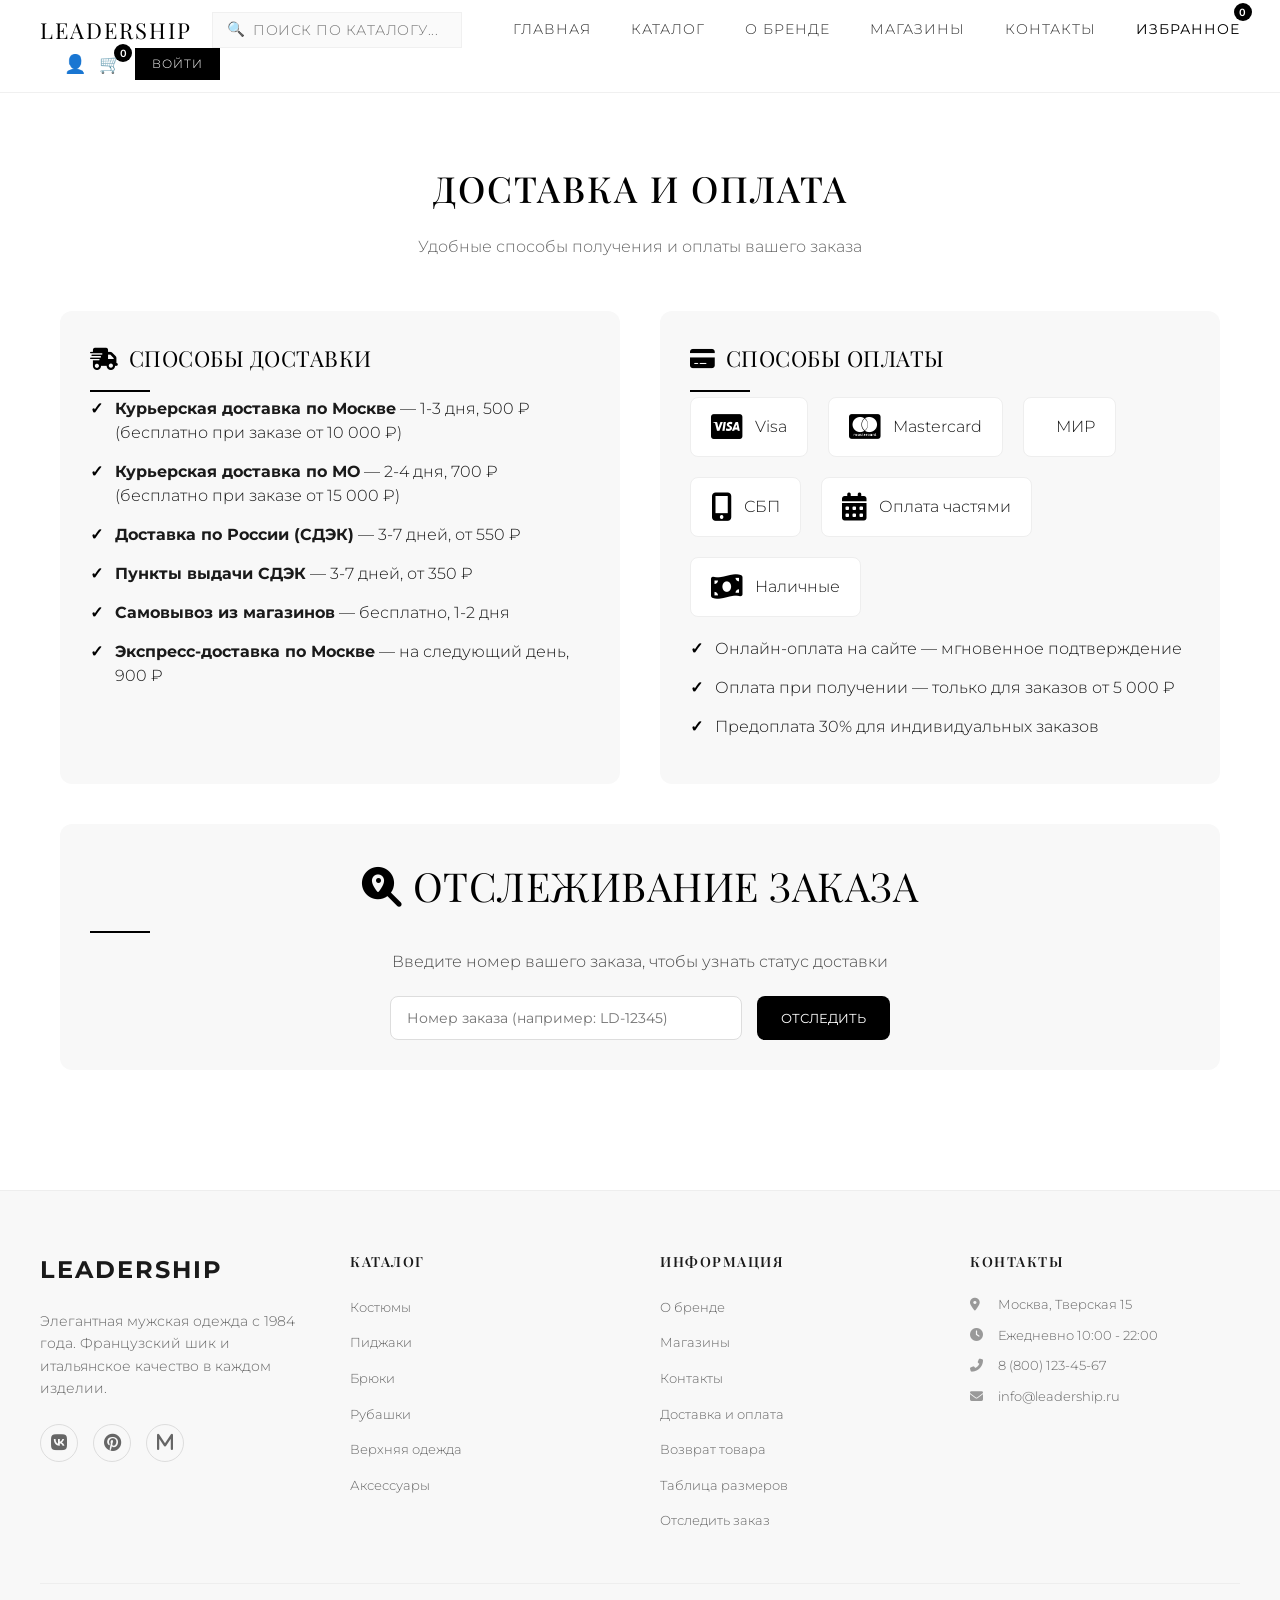
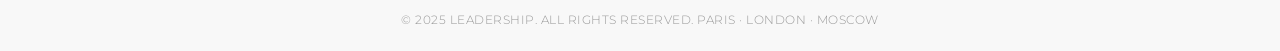
<file: delivery.html>
<!DOCTYPE html>
<html lang="ru">

<head>
    <meta charset="UTF-8">
    <meta name="viewport" content="width=device-width, initial-scale=1.0">
    <title>Доставка и оплата | LEADERSHIP</title>
    <link rel="stylesheet" href="style.css">
    <link
        href="https://fonts.googleapis.com/css2?family=Inter:opsz,wght@14..32,300;14..32,400;14..32,500;14..32,600;14..32,700&display=swap"
        rel="stylesheet">
    <link rel="stylesheet" href="https://cdnjs.cloudflare.com/ajax/libs/font-awesome/6.4.0/css/all.min.css">
    <style>
        .page-content {
            max-width: 1200px;
            margin: 0 auto;
            padding: 60px 20px;
            min-height: 500px;
        }

        .page-header {
            text-align: center;
            margin-bottom: 50px;
        }

        .page-header h1 {
            font-size: 36px;
            font-weight: 500;
            letter-spacing: 2px;
            margin-bottom: 15px;
        }

        .page-header p {
            color: #666;
            font-size: 16px;
        }

        .delivery-grid {
            display: grid;
            grid-template-columns: repeat(2, 1fr);
            gap: 40px;
        }

        .delivery-card {
            background: #f8f8f8;
            padding: 30px;
            border-radius: 12px;
        }

        .delivery-card h2 {
            font-size: 22px;
            margin-bottom: 20px;
            display: flex;
            align-items: center;
            gap: 10px;
        }

        .delivery-card h2 i {
            color: #000;
        }

        .delivery-card ul {
            list-style: none;
        }

        .delivery-card li {
            margin-bottom: 15px;
            padding-left: 25px;
            position: relative;
            line-height: 1.5;
        }

        .delivery-card li:before {
            content: "✓";
            position: absolute;
            left: 0;
            color: #000;
            font-weight: bold;
        }

        .payment-methods {
            display: flex;
            flex-wrap: wrap;
            gap: 20px;
            margin-top: 20px;
        }

        .payment-method {
            background: white;
            padding: 15px 20px;
            border-radius: 8px;
            display: flex;
            align-items: center;
            gap: 12px;
            border: 1px solid #eee;
        }

        .payment-method i {
            font-size: 28px;
            color: #000;
        }

        .tracking-section {
            margin-top: 40px;
            background: #f8f8f8;
            padding: 30px;
            border-radius: 12px;
            text-align: center;
        }

        .tracking-form {
            display: flex;
            gap: 15px;
            max-width: 500px;
            margin: 20px auto 0;
        }

        .tracking-form input {
            flex: 1;
            padding: 12px 16px;
            border: 1px solid #ddd;
            border-radius: 8px;
            font-size: 14px;
            font-family: inherit;
        }

        .tracking-form button {
            padding: 12px 24px;
            background: #000;
            color: white;
            border: none;
            border-radius: 8px;
            cursor: pointer;
            font-family: inherit;
        }

        .tracking-result {
            margin-top: 20px;
            padding: 20px;
            background: white;
            border-radius: 8px;
            display: none;
        }

        @media (max-width: 768px) {
            .delivery-grid {
                grid-template-columns: 1fr;
            }

            .tracking-form {
                flex-direction: column;
            }
        }
    </style>
</head>

<body>
    <div class="container">
        <!-- Шапка сайта (обновленная, как на всех страницах) -->
        <header class="site-header">
            <div class="logo">
                <h1>LEADERSHIP</h1>
                <span class="logo-sub">PARIS · LONDON · MOSCOW</span>
            </div>

            <div class="header-search">
                <span class="search-icon">🔍</span>
                <input type="text" id="searchInput" placeholder="ПОИСК ПО КАТАЛОГУ...">
            </div>

            <nav class="main-nav">
                <a href="index.html">ГЛАВНАЯ</a>
                <a href="catalog.html">КАТАЛОГ</a>
                <a href="about.html">О БРЕНДЕ</a>
                <a href="shops.html">МАГАЗИНЫ</a>
                <a href="contacts.html">КОНТАКТЫ</a>
                <a href="favorites.html" class="favorites-link">
                    ИЗБРАННОЕ
                    <span class="cart-count" id="favoritesCount" style="display:none;">0</span>
                </a>
            </nav>

            <div class="header-actions">
                <div class="header-icons">
                    <span class="header-icon" onclick="window.location.href='profile.html'">👤</span>
                    <span class="header-icon" onclick="window.location.href='cart.html'">
                        🛒
                        <span class="cart-count" id="cartCount" style="display:none;">0</span>
                    </span>
                </div>
                <button class="btn-primary" id="authBtn">ВОЙТИ</button>
            </div>
        </header>
    </div>

    <div class="page-content">
        <div class="page-header">
            <h1>ДОСТАВКА И ОПЛАТА</h1>
            <p>Удобные способы получения и оплаты вашего заказа</p>
        </div>

        <div class="delivery-grid">
            <div class="delivery-card">
                <h2><i class="fas fa-truck-fast"></i> СПОСОБЫ ДОСТАВКИ</h2>
                <ul>
                    <li><strong>Курьерская доставка по Москве</strong> — 1-3 дня, 500 ₽ (бесплатно при заказе от 10 000 ₽)</li>
                    <li><strong>Курьерская доставка по МО</strong> — 2-4 дня, 700 ₽ (бесплатно при заказе от 15 000 ₽)</li>
                    <li><strong>Доставка по России (СДЭК)</strong> — 3-7 дней, от 550 ₽</li>
                    <li><strong>Пункты выдачи СДЭК</strong> — 3-7 дней, от 350 ₽</li>
                    <li><strong>Самовывоз из магазинов</strong> — бесплатно, 1-2 дня</li>
                    <li><strong>Экспресс-доставка по Москве</strong> — на следующий день, 900 ₽</li>
                </ul>
            </div>

            <div class="delivery-card">
                <h2><i class="fas fa-credit-card"></i> СПОСОБЫ ОПЛАТЫ</h2>
                <div class="payment-methods">
                    <div class="payment-method"><i class="fab fa-cc-visa"></i><span>Visa</span></div>
                    <div class="payment-method"><i class="fab fa-cc-mastercard"></i><span>Mastercard</span></div>
                    <div class="payment-method"><i class="fab fa-cc-mir"></i><span>МИР</span></div>
                    <div class="payment-method"><i class="fas fa-mobile-alt"></i><span>СБП</span></div>
                    <div class="payment-method"><i class="fas fa-calendar-alt"></i><span>Оплата частями</span></div>
                    <div class="payment-method"><i class="fas fa-money-bill-wave"></i><span>Наличные</span></div>
                </div>
                <ul style="margin-top: 20px;">
                    <li>Онлайн-оплата на сайте — мгновенное подтверждение</li>
                    <li>Оплата при получении — только для заказов от 5 000 ₽</li>
                    <li>Предоплата 30% для индивидуальных заказов</li>
                </ul>
            </div>
        </div>

        <div class="tracking-section">
            <h2><i class="fas fa-search-location"></i> ОТСЛЕЖИВАНИЕ ЗАКАЗА</h2>
            <p>Введите номер вашего заказа, чтобы узнать статус доставки</p>
            <div class="tracking-form">
                <input type="text" id="orderNumber" placeholder="Номер заказа (например: LD-12345)">
                <button onclick="trackOrder()">ОТСЛЕДИТЬ</button>
            </div>
            <div id="trackingResult" class="tracking-result"></div>
        </div>
    </div>

    <footer class="footer">
        <div class="container">
            <div class="footer-grid">
                <div class="footer-col">
                    <a href="index.html" class="footer-logo">LEADERSHIP</a>
                    <p class="footer-desc">Элегантная мужская одежда с 1984 года. Французский шик и итальянское качество в каждом изделии.</p>
                    <div class="social-links">
                        <a href="https://vk.com" class="social-link" onclick="openSocial('vk')"><i class="fab fa-vk"></i></a>
                        <a href="https://pinterest.com" class="social-link" onclick="openSocial('pinterest')"><i class="fab fa-pinterest"></i></a>
                        <a href="https://max.ru" class="social-link" onclick="openSocial('max')"><i class="fas fa-m"></i></a>
                    </div>
                </div>
                <div class="footer-col">
                    <h4>КАТАЛОГ</h4>
                    <ul>
                        <li><a href="catalog.html?category=suits">Костюмы</a></li>
                        <li><a href="catalog.html?category=jackets">Пиджаки</a></li>
                        <li><a href="catalog.html?category=trousers">Брюки</a></li>
                        <li><a href="catalog.html?category=shirts">Рубашки</a></li>
                        <li><a href="catalog.html?category=outerwear">Верхняя одежда</a></li>
                        <li><a href="catalog.html?category=accessories">Аксессуары</a></li>
                    </ul>
                </div>
                <div class="footer-col">
                    <h4>ИНФОРМАЦИЯ</h4>
                    <ul>
                        <li><a href="about.html">О бренде</a></li>
                        <li><a href="shops.html">Магазины</a></li>
                        <li><a href="contacts.html">Контакты</a></li>
                        <li><a href="delivery.html">Доставка и оплата</a></li>
                        <li><a href="return.html">Возврат товара</a></li>
                        <li><a href="size-guide.html">Таблица размеров</a></li>
                        <li><a href="track-order.html">Отследить заказ</a></li>
                    </ul>
                </div>
                <div class="footer-col">
                    <h4>КОНТАКТЫ</h4>
                    <ul class="contact-list">
                        <li><i class="fas fa-map-marker-alt"></i><span>Москва, Тверская 15</span></li>
                        <li><i class="fas fa-clock"></i><span>Ежедневно 10:00 - 22:00</span></li>
                        <li><i class="fas fa-phone-alt"></i><span>8 (800) 123-45-67</span></li>
                        <li><i class="fas fa-envelope"></i><a href="mailto:info@leadership.ru">info@leadership.ru</a></li>
                    </ul>
                </div>
            </div>
            <div class="footer-bottom">
                <p>© 2025 LEADERSHIP. ALL RIGHTS RESERVED. PARIS · LONDON · MOSCOW</p>
            </div>
        </div>
    </footer>

    <script>
        function trackOrder() {
            const orderNum = document.getElementById('orderNumber').value;
            const resultDiv = document.getElementById('trackingResult');
            if (!orderNum) {
                alert('Введите номер заказа');
                return;
            }
            const statuses = ['Оформлен', 'Оплачен', 'Собирается', 'Передан в доставку', 'В пути', 'Доставлен'];
            const randomStatus = statuses[Math.floor(Math.random() * statuses.length)];
            const date = new Date();
            resultDiv.innerHTML = `
                <h3>Статус заказа ${orderNum}</h3>
                <p><strong>Текущий статус:</strong> ${randomStatus}</p>
                <p><strong>Дата обновления:</strong> ${date.toLocaleDateString()}</p>
                <p>Если у вас есть вопросы, позвоните нам: 8 (800) 123-45-67</p>
            `;
            resultDiv.style.display = 'block';
        }

        let favorites = JSON.parse(localStorage.getItem('favorites')) || [];
        let cart = JSON.parse(localStorage.getItem('cart')) || [];

        function updateCounters() {
            const favCount = document.getElementById('favoritesCount');
            if (favCount) {
                favCount.textContent = favorites.length;
                favCount.style.display = favorites.length > 0 ? 'flex' : 'none';
            }
            const cartCount = document.getElementById('cartCount');
            if (cartCount) {
                cartCount.textContent = cart.length;
                cartCount.style.display = cart.length > 0 ? 'flex' : 'none';
            }
        }

        document.addEventListener('DOMContentLoaded', updateCounters);
    </script>
    <script>
        function performGlobalSearch() {
            const searchInput = document.getElementById('searchInput');
            if (!searchInput) return;
            const query = searchInput.value.trim();
            if (!query) { 
                alert('Введите поисковый запрос'); 
                return; 
            }
            localStorage.setItem('globalSearchQuery', query);
            window.location.href = 'catalog.html?search=' + encodeURIComponent(query);
        }

        function setupSearchOnEnter() {
            const searchInput = document.getElementById('searchInput');
            if (searchInput) {
                searchInput.addEventListener('keypress', function (e) {
                    if (e.key === 'Enter') {
                        e.preventDefault();
                        performGlobalSearch();
                    }
                });
            }
        }

        function setupSearchIcon() {
            const searchIcon = document.querySelector('.search-icon');
            if (searchIcon) {
                searchIcon.addEventListener('click', function () {
                    performGlobalSearch();
                });
            }
        }

        document.addEventListener('DOMContentLoaded', function () {
            setupSearchOnEnter();
            setupSearchIcon();
        });

        function openSocial(network) {
            const urls = {
                'vk': 'https://vk.com',
                'pinterest': 'https://pinterest.com',
                'max': 'https://max.ru'
            };
            window.open(urls[network], '_blank');
        }
    </script>
    <script>
        function checkAuthState() {
            const currentUser = localStorage.getItem('currentUser');
            const authBtn = document.getElementById('authBtn');
            
            if (authBtn) {
                if (currentUser) {
                    authBtn.textContent = 'ВЫЙТИ';
                    authBtn.onclick = function() {
                        if (confirm('Вы уверены, что хотите выйти?')) {
                            localStorage.removeItem('currentUser');
                            localStorage.removeItem('userName');
                            localStorage.removeItem('userEmail');
                            showAuthNotification('Вы вышли из аккаунта', 'info');
                            setTimeout(() => {
                                window.location.href = 'index.html';
                            }, 1500);
                        }
                    };
                } else {
                    authBtn.textContent = 'ВОЙТИ';
                    authBtn.onclick = function() {
                        window.location.href = 'login.html';
                    };
                }
            }
        }

        function showAuthNotification(message, type = 'info') {
            const notif = document.createElement('div');
            notif.className = 'auth-notification';
            notif.textContent = message;
            notif.style.cssText = `
                position: fixed;
                bottom: 30px;
                right: 30px;
                background: #1a1a1a;
                color: white;
                padding: 12px 24px;
                border-radius: 8px;
                font-size: 14px;
                z-index: 10001;
                animation: slideInAuth 0.3s ease;
                box-shadow: 0 4px 15px rgba(0,0,0,0.2);
            `;
            document.body.appendChild(notif);
            
            setTimeout(() => {
                notif.style.animation = 'slideOutAuth 0.3s ease';
                setTimeout(() => notif.remove(), 300);
            }, 3000);
        }

        const authStyle = document.createElement('style');
        authStyle.textContent = `
            @keyframes slideInAuth {
                from { transform: translateX(100%); opacity: 0; }
                to { transform: translateX(0); opacity: 1; }
            }
            @keyframes slideOutAuth {
                from { transform: translateX(0); opacity: 1; }
                to { transform: translateX(100%); opacity: 0; }
            }
        `;
        document.head.appendChild(authStyle);

        document.addEventListener('DOMContentLoaded', function() {
            checkAuthState();
            
            window.addEventListener('storage', function(e) {
                if (e.key === 'currentUser') {
                    checkAuthState();
                }
            });
        });
    </script>
</body>

</html>
</file>
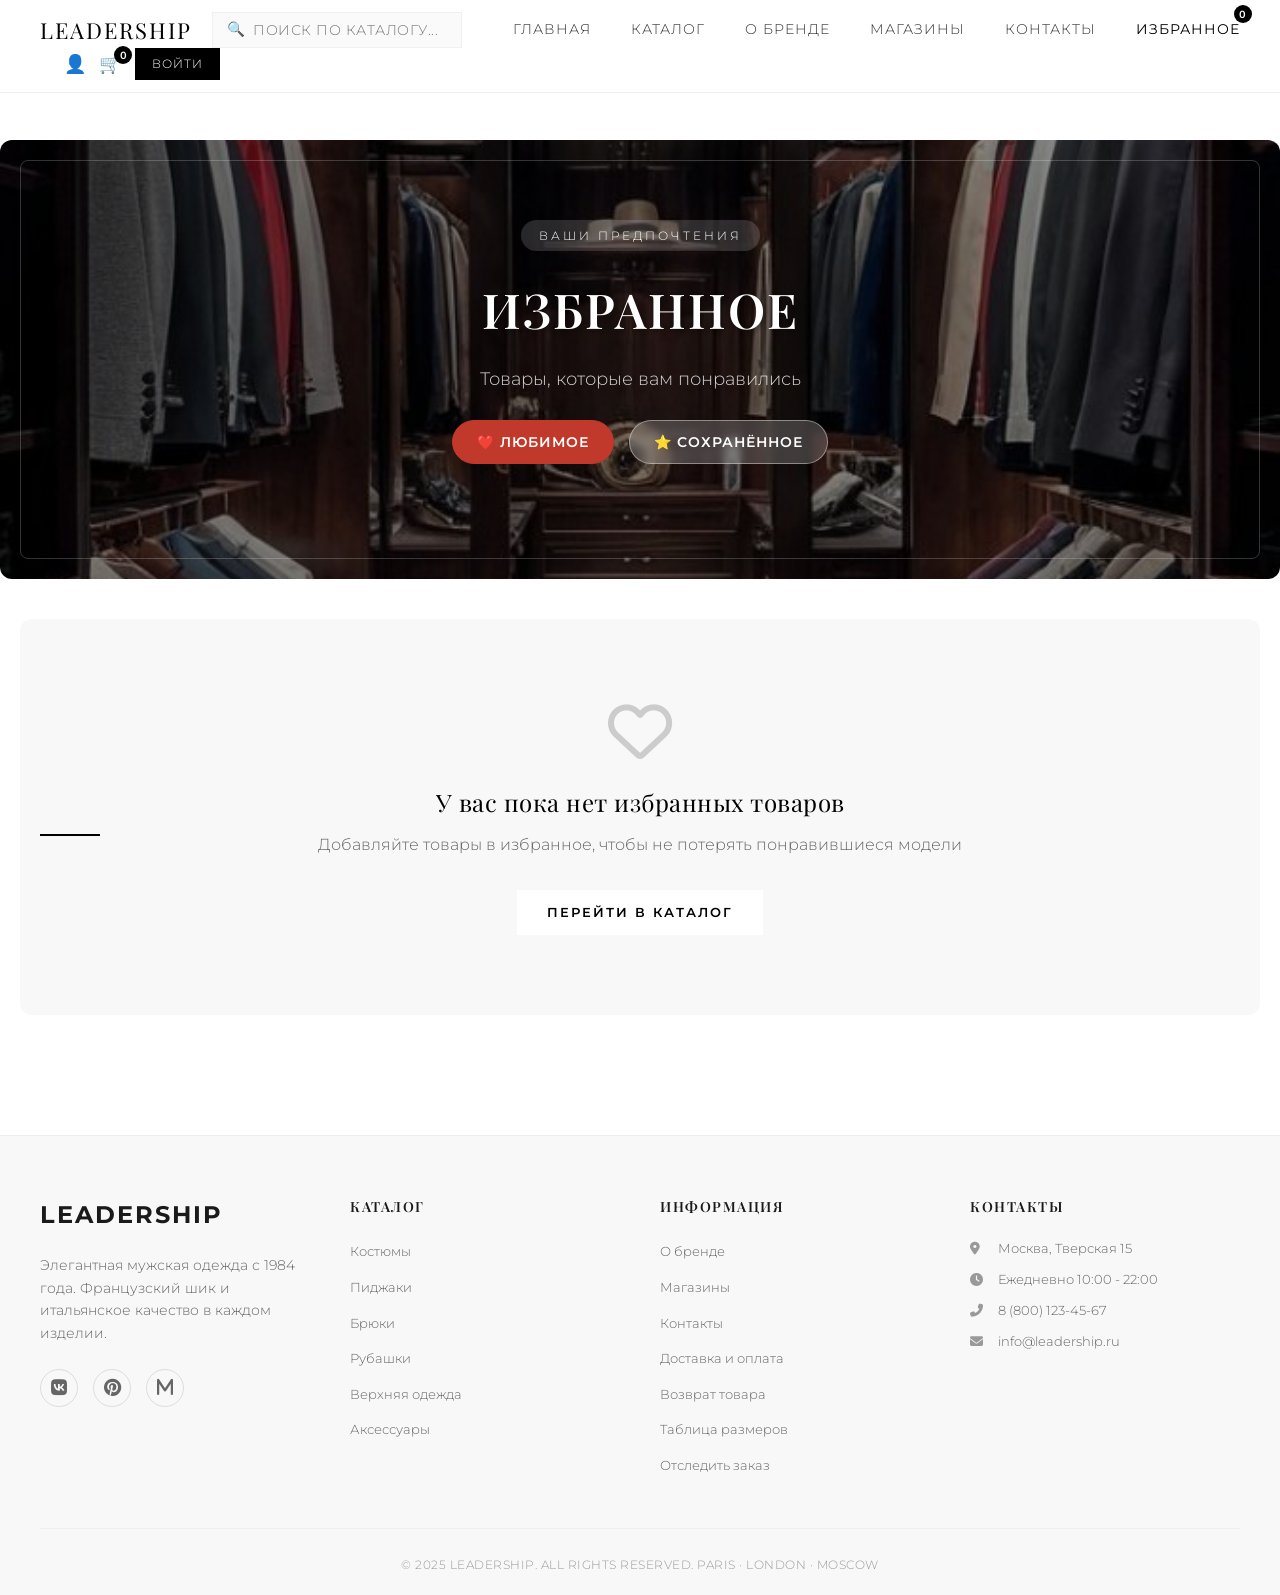
<file: favorites.html>
<!DOCTYPE html>
<html lang="ru">
<head>
    <meta charset="UTF-8">
    <meta name="viewport" content="width=device-width, initial-scale=1.0">
    <title>Избранное | LEADERSHIP</title>
    <link rel="stylesheet" href="style.css">
    <link href="https://fonts.googleapis.com/css2?family=Inter:opsz,wght@14..32,300;14..32,400;14..32,500;14..32,600;14..32,700&display=swap" rel="stylesheet">
    <link rel="stylesheet" href="https://cdnjs.cloudflare.com/ajax/libs/font-awesome/6.4.0/css/all.min.css">
    <style>
        .favorites-hero {
            background: linear-gradient(135deg, rgba(0,0,0,0.55), rgba(0,0,0,0.4)), url('https://images.pexels.com/photos/1043474/pexels-photo-1043474.jpeg?auto=compress&cs=tinysrgb&w=1920&h=500&fit=crop');
            background-size: cover;
            background-position: center 30%;
            color: white;
            padding: 80px 40px;
            border-radius: 12px;
            margin: 40px auto;
            text-align: center;
            position: relative;
            max-width: 1280px;
        }

        .favorites-hero {
            background: linear-gradient(135deg, rgba(0,0,0,0.55), rgba(0,0,0,0.4)), url('images/jpg/избранбаннер.jpg');
            background-size: cover;
            background-position: center;
        } 

        .favorites-hero:before {
            content: '';
            position: absolute;
            top: 20px;
            left: 20px;
            right: 20px;
            bottom: 20px;
            border: 1px solid rgba(255,255,255,0.2);
            pointer-events: none;
            border-radius: 8px;
        }

        .hero-badge {
            display: inline-block;
            font-size: 12px;
            letter-spacing: 3px;
            text-transform: uppercase;
            background: rgba(255,255,255,0.15);
            padding: 6px 18px;
            border-radius: 30px;
            margin-bottom: 20px;
            color: #fff;
        }

        .favorites-hero h1 {
            font-size: 3rem;
            font-weight: 600;
            margin-bottom: 15px;
            color: white;
            text-shadow: 2px 2px 4px rgba(0,0,0,0.3);
            letter-spacing: 2px;
        }

        .favorites-hero p {
            font-size: 1.1rem;
            opacity: 0.9;
            max-width: 600px;
            margin: 0 auto 25px;
            color: rgba(255,255,255,0.9);
        }

        .hero-discount-badges {
            display: flex;
            gap: 15px;
            justify-content: center;
            margin-top: 20px;
        }

        .hero-discount-badges .badge {
            background: rgba(255,255,255,0.2);
            backdrop-filter: blur(4px);
            padding: 10px 24px;
            border-radius: 40px;
            font-size: 14px;
            font-weight: 600;
            letter-spacing: 1px;
            border: 1px solid rgba(255,255,255,0.4);
            color: #ffffff;
        }

        .hero-discount-badges .badge:first-child {
            background: #c0392b;
            border-color: #c0392b;
        }
        
        .favorites-container {
            max-width: 1280px;
            margin: 0 auto;
            padding: 0 20px 60px;
            min-height: 400px;
        }
        .favorites-empty {
            text-align: center;
            padding: 80px 20px;
            background: #f8f8f8;
            border-radius: 12px;
        }
        .favorites-empty i {
            font-size: 64px;
            color: #ccc;
            margin-bottom: 20px;
        }
        .favorites-empty h2 {
            font-size: 24px;
            margin-bottom: 10px;
        }
        .favorites-empty p {
            color: #666;
            margin-bottom: 30px;
        }
        .favorites-grid {
            display: grid;
            grid-template-columns: repeat(4, 1fr);
            gap: 30px;
        }
        .product-card {
            border: 1px solid #f0f0f0;
            background: #fff;
            padding: 15px;
            transition: all 0.3s;
            display: flex;
            flex-direction: column;
            height: 100%;
            position: relative;
        }
        .product-card:hover {
            transform: translateY(-5px);
            box-shadow: 0 10px 30px rgba(0,0,0,0.1);
        }
        .product-image {
            aspect-ratio: 3/4;
            background: #f8f8f8;
            margin-bottom: 15px;
            position: relative;
            overflow: hidden;
        }
        .product-image img {
            width: 100%;
            height: 100%;
            object-fit: cover;
            transition: transform 0.3s;
        }
        .product-card:hover .product-image img {
            transform: scale(1.05);
        }
        .product-badge {
            position: absolute;
            top: 10px;
            left: 10px;
            background: #000;
            color: #fff;
            padding: 3px 8px;
            font-size: 10px;
            z-index: 2;
        }
        .quick-view {
            position: absolute;
            bottom: -40px;
            left: 0;
            right: 0;
            background: rgba(0,0,0,0.8);
            color: #fff;
            border: none;
            padding: 8px;
            font-size: 11px;
            cursor: pointer;
            transition: bottom 0.3s;
            z-index: 3;
        }
        .product-card:hover .quick-view {
            bottom: 0;
        }
        .product-info {
            flex: 1;
            display: flex;
            flex-direction: column;
        }
        .product-info h3 {
            font-size: 14px;
            margin-bottom: 5px;
            line-height: 1.3;
        }
        .product-category {
            font-size: 11px;
            color: #999;
            margin-bottom: 8px;
        }
        .product-price {
            margin-bottom: 12px;
        }
        .current-price {
            font-size: 16px;
            font-weight: 600;
        }
        .old-price {
            font-size: 13px;
            color: #999;
            text-decoration: line-through;
            margin-left: 8px;
        }
        .product-actions {
            display: flex;
            gap: 10px;
            margin-top: auto;
        }
        .btn-add-to-cart {
            flex: 1;
            padding: 10px;
            background: #000;
            color: #fff;
            border: none;
            cursor: pointer;
            font-size: 11px;
            letter-spacing: 1px;
            transition: background 0.2s;
        }
        .btn-add-to-cart:hover {
            background: #333;
        }
        .btn-remove-favorite {
            width: 40px;
            padding: 10px;
            background: #fff;
            border: 1px solid #ddd;
            cursor: pointer;
            font-size: 14px;
            transition: all 0.2s;
            color: #ff4444;
        }
        .btn-remove-favorite:hover {
            background: #ff4444;
            color: #fff;
            border-color: #ff4444;
        }
        
        /* Стили для уведомлений */
        .toast-notification {
            position: fixed !important;
            bottom: 30px !important;
            right: 30px !important;
            background: #1a1a1a !important;
            color: white !important;
            padding: 10px 20px !important;
            border-radius: 8px !important;
            font-size: 13px !important;
            font-family: 'Inter', sans-serif !important;
            z-index: 999999 !important;
            box-shadow: 0 4px 12px rgba(0,0,0,0.15) !important;
            width: auto !important;
            max-width: 300px !important;
            min-width: 180px !important;
            height: auto !important;
            line-height: 1.4 !important;
            pointer-events: none !important;
            white-space: nowrap !important;
            opacity: 0 !important;
            transform: translateX(100%) !important;
            transition: all 0.3s ease !important;
        }
        .toast-notification.show {
            opacity: 1 !important;
            transform: translateX(0) !important;
        }
        .toast-notification.success { border-left: 3px solid #4CAF50 !important; }
        .toast-notification.info { border-left: 3px solid #2196F3 !important; }
        .toast-notification.error { border-left: 3px solid #f44336 !important; }
        
        @media (max-width: 1024px) {
            .favorites-grid { grid-template-columns: repeat(2, 1fr); }
            .favorites-hero h1 { font-size: 2.5rem; }
        }
        @media (max-width: 768px) {
            .favorites-grid { grid-template-columns: 1fr; }
            .favorites-hero {
                padding: 50px 20px;
                margin: 30px auto;
            }
            .favorites-hero h1 {
                font-size: 2rem;
            }
            .hero-discount-badges {
                flex-wrap: wrap;
                gap: 10px;
            }
            .hero-discount-badges .badge {
                padding: 6px 16px;
                font-size: 11px;
            }
            .hero-badge {
                font-size: 10px;
                padding: 4px 12px;
            }
            .toast-notification {
                bottom: 20px !important;
                right: 20px !important;
                left: auto !important;
                white-space: normal !important;
                max-width: calc(100% - 40px) !important;
            }
        }
    </style>
</head>
<body>
    <!-- Шапка сайта (обновленная навигация) -->
    <div class="container">
        <header class="site-header">
            <div class="logo">
                <h1>LEADERSHIP</h1>
                <span class="logo-sub">PARIS · LONDON · MOSCOW</span>
            </div>

            <div class="header-search">
                <span class="search-icon">🔍</span>
                <input type="text" id="searchInput" placeholder="ПОИСК ПО КАТАЛОГУ...">
            </div>

            <!-- ОБНОВЛЕННАЯ НАВИГАЦИЯ: вместо Коллекции и Блога - О БРЕНДЕ и МАГАЗИНЫ -->
            <nav class="main-nav">
                <a href="index.html">ГЛАВНАЯ</a>
                <a href="catalog.html">КАТАЛОГ</a>
                <a href="about.html">О БРЕНДЕ</a>
                <a href="shops.html">МАГАЗИНЫ</a>
                <a href="contacts.html">КОНТАКТЫ</a>
                <a href="favorites.html" class="favorites-link" style="position: relative;">
                    ИЗБРАННОЕ
                    <span id="favoritesCount" style="display: none; position: absolute; top: -8px; right: -12px; background: #000; color: white; border-radius: 50%; width: 18px; height: 18px; font-size: 10px; align-items: center; justify-content: center;">0</span>
                </a>
            </nav>

            <div class="header-actions">
                <div class="header-icons">
                    <span class="header-icon" onclick="window.location.href='profile.html'">👤</span>
                    <span class="header-icon" onclick="window.location.href='cart.html'" style="position: relative;">
                        🛒
                        <span id="cartCount" style="display: none; position: absolute; top: -8px; right: -12px; background: #000; color: white; border-radius: 50%; width: 18px; height: 18px; font-size: 10px; align-items: center; justify-content: center;">0</span>
                    </span>
                </div>
               <button class="btn-primary" id="authBtn">ВОЙТИ</button>
            </div>
        </header>
    </div>

    <!-- Красочный баннер с фоновым изображением для страницы Избранное -->
    <div class="favorites-hero">
        <div class="hero-badge">ВАШИ ПРЕДПОЧТЕНИЯ</div>
        <h1>ИЗБРАННОЕ</h1>
        <p>Товары, которые вам понравились</p>
        <div class="hero-discount-badges">
            <span class="badge">❤️ ЛЮБИМОЕ</span>
            <span class="badge">⭐ СОХРАНЁННОЕ</span>
        </div>
    </div>

    <div class="favorites-container">
        <div id="favoritesContent"></div>
    </div>

    <!-- Модальное окно быстрого просмотра -->
    <div id="quickViewModal" class="modal">
        <div class="modal-content">
            <button class="modal-close" onclick="closeQuickView()">✕</button>
            <div id="quickViewContent" class="modal-body"></div>
        </div>
    </div>

   <footer class="footer">
    <div class="container">
        <div class="footer-grid">
            <div class="footer-col">
                <a href="index.html" class="footer-logo">LEADERSHIP</a>
                <p class="footer-desc">Элегантная мужская одежда с 1984 года. Французский шик и итальянское качество в каждом изделии.</p>
                <div class="social-links">
                    <a href="https://vk.com" class="social-link" onclick="openSocial('vk')"><i class="fab fa-vk"></i></a>
                    <a href="https://pinterest.com" class="social-link" onclick="openSocial('pinterest')"><i class="fab fa-pinterest"></i></a>
                    <a href="https://max.ru" class="social-link" onclick="openSocial('max')"><i class="fas fa-m"></i></a>
                </div>
            </div>
            <div class="footer-col">
                <h4>КАТАЛОГ</h4>
                <ul>
                    <li><a href="catalog.html?category=suits">Костюмы</a></li>
                    <li><a href="catalog.html?category=jackets">Пиджаки</a></li>
                    <li><a href="catalog.html?category=trousers">Брюки</a></li>
                    <li><a href="catalog.html?category=shirts">Рубашки</a></li>
                    <li><a href="catalog.html?category=outerwear">Верхняя одежда</a></li>
                    <li><a href="catalog.html?category=accessories">Аксессуары</a></li>
                </ul>
            </div>
            <div class="footer-col">
                <h4>ИНФОРМАЦИЯ</h4>
                <ul>
                    <li><a href="about.html">О бренде</a></li>
                    <li><a href="shops.html">Магазины</a></li>
                    <li><a href="contacts.html">Контакты</a></li>
                    <li><a href="delivery.html">Доставка и оплата</a></li>
                    <li><a href="return.html">Возврат товара</a></li>
                    <li><a href="size-guide.html">Таблица размеров</a></li>
                    <li><a href="track-order.html">Отследить заказ</a></li>
                </ul>
            </div>
            <div class="footer-col">
                <h4>КОНТАКТЫ</h4>
                <ul class="contact-list">
                    <li><i class="fas fa-map-marker-alt"></i><span>Москва, Тверская 15</span></li>
                    <li><i class="fas fa-clock"></i><span>Ежедневно 10:00 - 22:00</span></li>
                    <li><i class="fas fa-phone-alt"></i><span>8 (800) 123-45-67</span></li>
                    <li><i class="fas fa-envelope"></i><a href="mailto:info@leadership.ru">info@leadership.ru</a></li>
                </ul>
            </div>
        </div>
        <div class="footer-bottom">
            <p>© 2025 LEADERSHIP. ALL RIGHTS RESERVED. PARIS · LONDON · MOSCOW</p>
        </div>
    </div>
</footer>

    <script>
        // ============== ДАННЫЕ ТОВАРОВ ==============
        const products = [
            { id: 1, name: "Костюм классический черный", category: "suits", price: 34990, oldPrice: 41990, image: "images/jpg/классичкостюмчерный.jpg", sizes: ["S","M","L","XL"], desc: "Элегантный классический костюм из высококачественной шерсти." },
            { id: 2, name: "Костюм деловой синий", category: "suits", price: 45990, oldPrice: 51990, image: "images/jpg/костюмделовсиний.jpg", sizes: ["S","M","L","XL"], desc: "Строгий деловой костюм темно-синего цвета." },
            { id: 3, name: "Костюм серый", category: "suits", price: 38990, oldPrice: null, image: "images/jpg/костюмсерый.jpg", sizes: ["S","M","L","XL","XXL"], desc: "Универсальный серый костюм." },
            { id: 4, name: "Пиджак черный", category: "jackets", price: 22500, oldPrice: null, image: "images/jpg/пиджакчерный.jpg", sizes: ["S","M","L","XL"], desc: "Элегантный черный пиджак." },
            { id: 5, name: "Пиджак бежевый", category: "jackets", price: 18900, oldPrice: 22900, image: "images/jpg/пиджакбежевый.jpg", sizes: ["S","M","L","XL"], desc: "Стильный бежевый пиджак." },
            { id: 6, name: "Брюки черные", category: "trousers", price: 8900, oldPrice: null, image: "images/jpg/брюкичерные.jpg", sizes: ["S","M","L","XL"], desc: "Классические черные брюки." },
            { id: 7, name: "Брюки бежевые", category: "trousers", price: 6900, oldPrice: 7900, image: "images/jpg/брюкибежевые.jpg", sizes: ["S","M","L"], desc: "Легкие бежевые брюки." },
            { id: 8, name: "Рубашка белая", category: "shirts", price: 4900, oldPrice: null, image: "images/jpg/рубашкабелая.jpg", sizes: ["S","M","L","XL","XXL"], desc: "Классическая белая рубашка." },
            { id: 9, name: "Рубашка голубая", category: "shirts", price: 5900, oldPrice: null, image: "images/jpg/рубашкаголубая.jpg", sizes: ["S","M","L","XL"], desc: "Стильная голубая рубашка." },
            { id: 10, name: "Ремень кожаный", category: "accessories", price: 5900, oldPrice: 6900, image: "images/jpg/ременькожаный.jpg", sizes: ["S","M","L","XL"], desc: "Натуральный кожаный ремень." },
            { id: 11, name: "Галстук шелковый", category: "accessories", price: 3900, oldPrice: null, image: "images/jpg/галстукшелковый.jpg", sizes: ["one"], desc: "Элегантный шелковый галстук." }
        ];

        // ============== ПЕРЕМЕННЫЕ ==============
        let favorites = JSON.parse(localStorage.getItem('favorites')) || [];
        let cart = JSON.parse(localStorage.getItem('cart')) || [];

        // ============== ОТРИСОВКА ИЗБРАННОГО ==============
        function getCategoryName(cat) {
            const names = { suits: 'Костюмы', jackets: 'Пиджаки', trousers: 'Брюки', shirts: 'Рубашки', accessories: 'Аксессуары' };
            return names[cat] || cat;
        }

        function renderFavorites() {
            const container = document.getElementById('favoritesContent');
            const favoriteProducts = products.filter(p => favorites.includes(p.id));
            
            if (favoriteProducts.length === 0) {
                container.innerHTML = `
                    <div class="favorites-empty">
                        <i class="far fa-heart"></i>
                        <h2>У вас пока нет избранных товаров</h2>
                        <p>Добавляйте товары в избранное, чтобы не потерять понравившиеся модели</p>
                        <a href="catalog.html" class="btn-primary" style="display: inline-block; padding: 12px 30px; text-decoration: none;">ПЕРЕЙТИ В КАТАЛОГ</a>
                    </div>
                `;
                return;
            }
            
            container.innerHTML = `
                <div class="favorites-grid">
                    ${favoriteProducts.map(product => `
                        <div class="product-card" data-id="${product.id}">
                            <div class="product-image">
                                <img src="${product.image}" alt="${product.name}" onerror="this.src='https://placehold.co/600x800/f5f5f5/999?text=Фото'">
                                ${product.oldPrice ? `<div class="product-badge">-${Math.round((1 - product.price/product.oldPrice)*100)}%</div>` : ''}
                                <button class="quick-view" onclick="quickView(${product.id})">БЫСТРЫЙ ПРОСМОТР</button>
                            </div>
                            <div class="product-info">
                                <h3>${product.name}</h3>
                                <div class="product-category">${getCategoryName(product.category)}</div>
                                <div class="product-price">
                                    <span class="current-price">${product.price.toLocaleString()} ₽</span>
                                    ${product.oldPrice ? `<span class="old-price">${product.oldPrice.toLocaleString()} ₽</span>` : ''}
                                </div>
                                <div class="product-actions">
                                    <button class="btn-add-to-cart" onclick="addToCart(${product.id})">В КОРЗИНУ</button>
                                    <button class="btn-remove-favorite" onclick="removeFromFavorites(${product.id})" title="Удалить из избранного">
                                        <i class="fas fa-trash-alt"></i>
                                    </button>
                                </div>
                            </div>
                        </div>
                    `).join('')}
                </div>
            `;
        }

        // ============== КОРЗИНА ==============
        function addToCart(id) {
            const product = products.find(p => p.id === id);
            if (!product) return;
            cart.push({ id: product.id, name: product.name, price: product.price, image: product.image });
            localStorage.setItem('cart', JSON.stringify(cart));
            updateCartCount();
            showNotification(`${product.name} добавлен в корзину 🛒`, 'success');
        }

        function updateCartCount() {
            const count = cart.length;
            const cartSpan = document.getElementById('cartCount');
            if (cartSpan) {
                cartSpan.textContent = count;
                cartSpan.style.display = count > 0 ? 'inline-flex' : 'none';
            }
        }

        // ============== ИЗБРАННОЕ ==============
        function removeFromFavorites(id) {
            favorites = favorites.filter(f => f !== id);
            localStorage.setItem('favorites', JSON.stringify(favorites));
            renderFavorites();
            updateFavoritesCount();
            showNotification('Товар удален из избранного', 'info');
        }

        function updateFavoritesCount() {
            const count = favorites.length;
            const favSpan = document.getElementById('favoritesCount');
            if (favSpan) {
                favSpan.textContent = count;
                favSpan.style.display = count > 0 ? 'inline-flex' : 'none';
            }
        }

        // ============== УВЕДОМЛЕНИЯ ==============
        function showNotification(message, type) {
            const oldToast = document.querySelector('.toast-notification');
            if (oldToast) oldToast.remove();
            
            const toast = document.createElement('div');
            toast.className = `toast-notification ${type || 'info'}`;
            toast.textContent = message;
            document.body.appendChild(toast);
            
            setTimeout(() => toast.classList.add('show'), 10);
            setTimeout(() => {
                toast.classList.remove('show');
                setTimeout(() => toast.remove(), 300);
            }, 3000);
        }

        // ============== БЫСТРЫЙ ПРОСМОТР ==============
        function quickView(id) {
            const product = products.find(p => p.id === id);
            if (!product) return;
            
            const modal = document.getElementById('quickViewModal');
            const content = document.getElementById('quickViewContent');
            const isFav = favorites.includes(id);
            
            content.innerHTML = `
                <div class="modal-image-container"><img src="${product.image}" class="modal-image" onerror="this.src='https://placehold.co/600x800/f5f5f5/999?text=Фото'"></div>
                <div class="modal-info">
                    <div class="modal-category">${getCategoryName(product.category)}</div>
                    <h2 class="modal-title">${product.name}</h2>
                    <div class="modal-price"><span class="modal-current-price">${product.price.toLocaleString()} ₽</span>${product.oldPrice ? `<span class="modal-old-price">${product.oldPrice.toLocaleString()} ₽</span>` : ''}</div>
                    <p class="modal-description">${product.desc}</p>
                    <div class="modal-sizes"><h4>Выберите размер</h4><div class="modal-size-options" id="modalSizes">${product.sizes.map(s => `<button class="modal-size-btn" data-size="${s}">${s}</button>`).join('')}</div></div>
                    <div class="modal-actions"><button class="modal-add-to-cart" id="modalAddCart">ДОБАВИТЬ В КОРЗИНУ</button><button class="modal-favorite ${isFav ? 'active' : ''}" id="modalFav">${isFav ? '❤️ В ИЗБРАННОМ' : '🤍 В ИЗБРАННОЕ'}</button></div>
                </div>
            `;
            
            let selectedSize = product.sizes[0];
            document.querySelectorAll('#modalSizes .modal-size-btn').forEach(btn => {
                if (btn.dataset.size === selectedSize) btn.classList.add('selected');
                btn.onclick = function() {
                    document.querySelectorAll('#modalSizes .modal-size-btn').forEach(b => b.classList.remove('selected'));
                    this.classList.add('selected');
                    selectedSize = this.dataset.size;
                };
            });
            
            document.getElementById('modalAddCart').onclick = () => {
                cart.push({ id: product.id, name: product.name, price: product.price, image: product.image, size: selectedSize });
                localStorage.setItem('cart', JSON.stringify(cart));
                updateCartCount();
                showNotification(`${product.name} добавлен в корзину! Размер: ${selectedSize}`, 'success');
                closeQuickView();
            };
            
            document.getElementById('modalFav').onclick = () => {
                if (favorites.includes(id)) {
                    favorites = favorites.filter(f => f !== id);
                    document.getElementById('modalFav').classList.remove('active');
                    document.getElementById('modalFav').innerHTML = '🤍 В ИЗБРАННОЕ';
                    showNotification('Удалено из избранного', 'info');
                } else {
                    favorites.push(id);
                    document.getElementById('modalFav').classList.add('active');
                    document.getElementById('modalFav').innerHTML = '❤️ В ИЗБРАННОМ';
                    showNotification('Добавлено в избранное ❤️', 'success');
                }
                localStorage.setItem('favorites', JSON.stringify(favorites));
                renderFavorites();
                updateFavoritesCount();
            };
            
            modal.classList.add('show');
            document.body.style.overflow = 'hidden';
        }

        function closeQuickView() {
            const modal = document.getElementById('quickViewModal');
            modal.classList.remove('show');
            document.body.style.overflow = '';
        }

        document.addEventListener('click', (e) => { if (e.target === document.getElementById('quickViewModal')) closeQuickView(); });
        document.addEventListener('keydown', (e) => { if (e.key === 'Escape') closeQuickView(); });

       function performGlobalSearch() {
    const searchInput = document.getElementById('searchInput');
    if (!searchInput) return;
    const query = searchInput.value.trim();
    if (!query) { 
        alert('Введите поисковый запрос'); 
        return; 
    }
    // Сохраняем поисковый запрос в localStorage
    localStorage.setItem('globalSearchQuery', query);
    // Перенаправляем на страницу каталога с параметром search
    window.location.href = 'catalog.html?search=' + encodeURIComponent(query);
}
        
        function setupSearchOnEnter() {
            const searchInput = document.getElementById('searchInput');
            if (searchInput) searchInput.addEventListener('keypress', (e) => { if (e.key === 'Enter') performGlobalSearch(); });
            const searchIcon = document.querySelector('.search-icon');
            if (searchIcon) searchIcon.addEventListener('click', performGlobalSearch);
        }

        // ============== ИНИЦИАЛИЗАЦИЯ ==============
        document.addEventListener('DOMContentLoaded', function() {
            renderFavorites();
            updateCartCount();
            updateFavoritesCount();
            setupSearchOnEnter();
        });
    </script>

    <style>
        /* Стили для модального окна */
        .modal {
            display: none;
            position: fixed;
            top: 0;
            left: 0;
            width: 100%;
            height: 100%;
            background: rgba(0,0,0,0.9);
            z-index: 10000;
            justify-content: center;
            align-items: center;
        }
        .modal.show { display: flex; }
        .modal-content {
            background: #fff;
            width: 90%;
            max-width: 1000px;
            max-height: 85vh;
            border-radius: 12px;
            overflow: hidden;
            position: relative;
        }
        .modal-close {
            position: absolute;
            top: 15px;
            right: 15px;
            background: #000;
            color: #fff;
            border: none;
            width: 35px;
            height: 35px;
            border-radius: 50%;
            cursor: pointer;
            z-index: 10;
        }
        .modal-body {
            display: grid;
            grid-template-columns: 1fr 1fr;
            max-height: 85vh;
            overflow-y: auto;
        }
        .modal-image-container {
            background: #f5f5f5;
            display: flex;
            align-items: center;
            justify-content: center;
            min-height: 400px;
        }
        .modal-image { width: 100%; height: auto; max-height: 85vh; object-fit: contain; }
        .modal-info { padding: 25px; display: flex; flex-direction: column; }
        .modal-category { font-size: 11px; color: #999; letter-spacing: 2px; margin-bottom: 10px; }
        .modal-title { font-size: 22px; font-weight: 500; margin-bottom: 15px; }
        .modal-price { margin-bottom: 20px; }
        .modal-current-price { font-size: 22px; font-weight: 600; }
        .modal-old-price { font-size: 14px; color: #999; text-decoration: line-through; margin-left: 10px; }
        .modal-description { color: #666; line-height: 1.5; margin-bottom: 20px; font-size: 13px; }
        .modal-sizes { margin-bottom: 20px; }
        .modal-sizes h4 { font-size: 13px; margin-bottom: 10px; }
        .modal-size-options { display: flex; gap: 10px; flex-wrap: wrap; }
        .modal-size-btn { width: 45px; height: 45px; border: 1px solid #ddd; background: #fff; cursor: pointer; }
        .modal-size-btn.selected { background: #000; color: #fff; }
        .modal-actions { display: flex; gap: 15px; margin-top: auto; }
        .modal-add-to-cart { flex: 2; padding: 12px; background: #000; color: #fff; border: none; cursor: pointer; }
        .modal-favorite { flex: 1; padding: 12px; background: #fff; border: 1px solid #ddd; cursor: pointer; }
        .modal-favorite.active { background: #fff0f0; border-color: #ff4444; color: #ff4444; }
        
        @media (max-width: 768px) {
            .modal-body { grid-template-columns: 1fr; }
        }
    </style>
    <script>
// ============== УПРАВЛЕНИЕ СОСТОЯНИЕМ АВТОРИЗАЦИИ ==============
// Проверка авторизации при загрузке каждой страницы
function checkAuthState() {
    const currentUser = localStorage.getItem('currentUser');
    const authBtn = document.getElementById('authBtn');
    
    if (authBtn) {
        if (currentUser) {
            // Пользователь авторизован - показываем "ВЫЙТИ"
            authBtn.textContent = 'ВЫЙТИ';
            authBtn.onclick = function() {
                if (confirm('Вы уверены, что хотите выйти?')) {
                    localStorage.removeItem('currentUser');
                    localStorage.removeItem('userName');
                    localStorage.removeItem('userEmail');
                    showAuthNotification('Вы вышли из аккаунта', 'info');
                    setTimeout(() => {
                        window.location.href = 'index.html';
                    }, 1500);
                }
            };
        } else {
            // Пользователь не авторизован - показываем "ВОЙТИ"
            authBtn.textContent = 'ВОЙТИ';
            authBtn.onclick = function() {
                window.location.href = 'login.html';
            };
        }
    }
}

// Функция уведомлений
function showAuthNotification(message, type = 'info') {
    const notif = document.createElement('div');
    notif.className = 'auth-notification';
    notif.textContent = message;
    notif.style.cssText = `
        position: fixed;
        bottom: 30px;
        right: 30px;
        background: #1a1a1a;
        color: white;
        padding: 12px 24px;
        border-radius: 8px;
        font-size: 14px;
        z-index: 10001;
        animation: slideInAuth 0.3s ease;
        box-shadow: 0 4px 15px rgba(0,0,0,0.2);
    `;
    document.body.appendChild(notif);
    
    setTimeout(() => {
        notif.style.animation = 'slideOutAuth 0.3s ease';
        setTimeout(() => notif.remove(), 300);
    }, 3000);
}

// Добавляем стили для анимации
const authStyle = document.createElement('style');
authStyle.textContent = `
    @keyframes slideInAuth {
        from { transform: translateX(100%); opacity: 0; }
        to { transform: translateX(0); opacity: 1; }
    }
    @keyframes slideOutAuth {
        from { transform: translateX(0); opacity: 1; }
        to { transform: translateX(100%); opacity: 0; }
    }
`;
document.head.appendChild(authStyle);

// Запускаем проверку при загрузке страницы
document.addEventListener('DOMContentLoaded', function() {
    checkAuthState();
    
    // Слушаем изменения localStorage (для синхронизации между вкладками)
    window.addEventListener('storage', function(e) {
        if (e.key === 'currentUser') {
            checkAuthState();
        }
    });
});
</script>
</body>
</html>
</file>
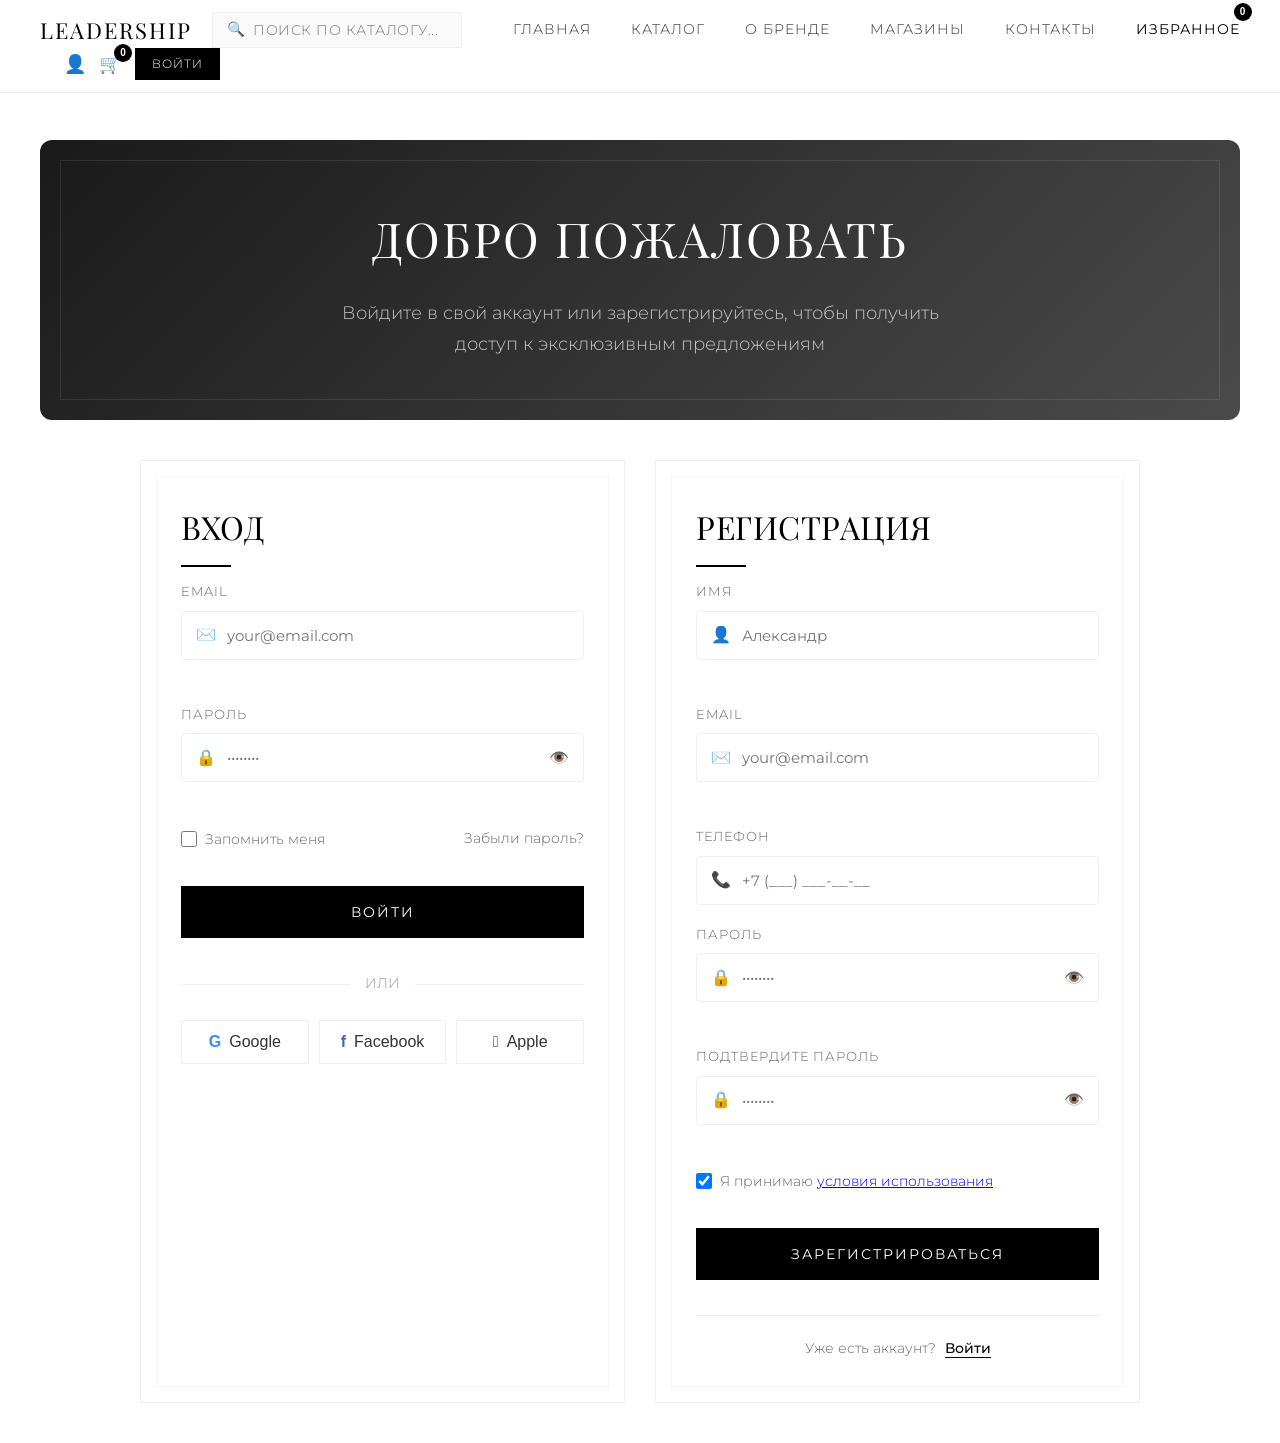
<file: login.html>
<!DOCTYPE html>
<html lang="ru">
<head>
    <meta charset="UTF-8">
    <meta name="viewport" content="width=device-width, initial-scale=1.0">
    <title>Leadership — Вход и регистрация</title>
    <link rel="stylesheet" href="style.css">
    <style>
        /* Дополнительные стили для страницы входа */
        .auth-page {
            margin: 40px 0;
            min-height: calc(100vh - 300px);
            display: flex;
            align-items: center;
        }
        
        /* Hero секция */
        .auth-hero {
            background: linear-gradient(135deg, #1a1a1a 0%, #4a4a4a 100%);
            color: white;
            padding: 60px 40px;
            border-radius: 12px;
            margin: 40px 0;
            text-align: center;
            position: relative;
        }
        
        .auth-hero:before {
            content: '';
            position: absolute;
            top: 20px;
            left: 20px;
            right: 20px;
            bottom: 20px;
            border: 1px solid rgba(255,255,255,0.1);
            pointer-events: none;
        }
        
        .auth-hero h1 {
            font-family: 'Playfair Display', serif;
            font-size: 3rem;
            font-weight: 300;
            margin-bottom: 15px;
            color: white;
        }
        
        .auth-hero h1:after {
            background: white;
            left: 50%;
            transform: translateX(-50%);
            width: 80px;
        }
        
        .auth-hero p {
            font-size: 1.1rem;
            opacity: 0.9;
            max-width: 600px;
            margin: 20px auto 0;
            color: rgba(255,255,255,0.8);
        }
        
        /* Контейнер с формами */
        .auth-container {
            display: grid;
            grid-template-columns: 1fr 1fr;
            gap: 30px;
            margin: 40px 0;
            max-width: 1000px;
            margin-left: auto;
            margin-right: auto;
        }
        
        /* Общие стили для карточек */
        .auth-card {
            background: white;
            border: 1px solid #f0f0f0;
            padding: 40px;
            position: relative;
            transition: all 0.3s;
        }
        
        .auth-card:hover {
            box-shadow: 0 15px 40px rgba(0,0,0,0.03);
        }
        
        .auth-card:before {
            content: '';
            position: absolute;
            top: 15px;
            left: 15px;
            right: 15px;
            bottom: 15px;
            border: 1px solid #f5f5f5;
            pointer-events: none;
        }
        
        .auth-card h2 {
            font-family: 'Playfair Display', serif;
            font-size: 2rem;
            font-weight: 300;
            margin-bottom: 30px;
        }
        
        .auth-card h2:after {
            width: 50px;
        }
        
        /* Формы */
        .auth-form {
            position: relative;
            z-index: 2;
        }
        
        .form-group {
            margin-bottom: 20px;
        }
        
        .form-group label {
            display: block;
            font-family: 'Montserrat', sans-serif;
            font-size: 0.8rem;
            color: #666;
            margin-bottom: 8px;
            text-transform: uppercase;
            letter-spacing: 1px;
        }
        
        .input-wrapper {
            position: relative;
        }
        
        .input-icon {
            position: absolute;
            left: 15px;
            top: 50%;
            transform: translateY(-50%);
            color: #999;
            font-size: 1rem;
            z-index: 3;
        }
        
        .form-control {
            width: 100%;
            padding: 14px 15px 14px 45px;
            border: 1px solid #f0f0f0;
            font-family: 'Montserrat', sans-serif;
            font-size: 0.95rem;
            transition: all 0.3s;
            background: white;
        }
        
        .form-control:focus {
            outline: none;
            border-color: #000;
            box-shadow: 0 5px 15px rgba(0,0,0,0.02);
        }
        
        .form-control.error {
            border-color: #ff4444;
        }
        
        .password-toggle {
            position: absolute;
            right: 15px;
            top: 50%;
            transform: translateY(-50%);
            color: #999;
            cursor: pointer;
            font-size: 1rem;
            z-index: 3;
        }
        
        .password-toggle:hover {
            color: #000;
        }
        
        .error-message {
            color: #ff4444;
            font-size: 0.75rem;
            margin-top: 5px;
            font-family: 'Montserrat', sans-serif;
            min-height: 20px;
        }
        
        /* Дополнительные опции */
        .form-options {
            display: flex;
            justify-content: space-between;
            align-items: center;
            margin: 20px 0 25px;
        }
        
        .remember-me {
            display: flex;
            align-items: center;
            gap: 8px;
            cursor: pointer;
        }
        
        .remember-me input {
            width: 16px;
            height: 16px;
            cursor: pointer;
        }
        
        .remember-me span {
            font-size: 0.9rem;
            color: #666;
        }
        
        .forgot-password {
            color: #666;
            text-decoration: none;
            font-size: 0.9rem;
            border-bottom: 1px solid transparent;
            transition: all 0.3s;
            cursor: pointer;
        }
        
        .forgot-password:hover {
            color: #000;
            border-bottom-color: #000;
        }
        
        /* Кнопки */
        .btn-auth {
            width: 100%;
            padding: 16px;
            background: #000;
            color: white;
            border: 1px solid #000;
            font-family: 'Montserrat', sans-serif;
            font-size: 0.9rem;
            text-transform: uppercase;
            letter-spacing: 2px;
            cursor: pointer;
            transition: all 0.3s;
            margin: 10px 0;
            position: relative;
            overflow: hidden;
        }
        
        .btn-auth:hover {
            background: transparent;
            color: #000;
        }
        
        .btn-auth:disabled {
            opacity: 0.5;
            cursor: not-allowed;
        }
        
        .btn-auth:disabled:hover {
            background: #000;
            color: white;
        }
        
        /* Социальные сети */
        .social-auth {
            display: flex;
            gap: 10px;
            margin: 20px 0;
        }
        
        .btn-social {
            flex: 1;
            padding: 12px;
            background: white;
            border: 1px solid #f0f0f0;
            cursor: pointer;
            transition: all 0.3s;
            font-size: 1rem;
            display: flex;
            align-items: center;
            justify-content: center;
            gap: 8px;
            color: #333;
        }
        
        .btn-social:hover {
            border-color: #000;
            transform: translateY(-2px);
        }
        
        /* Switch между формами */
        .auth-switch {
            text-align: center;
            margin-top: 25px;
            padding-top: 20px;
            border-top: 1px solid #f0f0f0;
        }
        
        .auth-switch p {
            color: #666;
            font-size: 0.9rem;
        }
        
        .auth-switch a {
            color: #000;
            text-decoration: none;
            font-weight: 500;
            border-bottom: 1px solid #000;
            margin-left: 5px;
            cursor: pointer;
        }
        
        /* Модальные окна */
        .modal {
            position: fixed;
            top: 0;
            left: 0;
            width: 100%;
            height: 100%;
            background: rgba(0,0,0,0.5);
            display: flex;
            align-items: center;
            justify-content: center;
            z-index: 2000;
            opacity: 0;
            visibility: hidden;
            transition: all 0.3s;
        }
        
        .modal.show {
            opacity: 1;
            visibility: visible;
        }
        
        .modal-content {
            background: white;
            padding: 40px;
            max-width: 450px;
            width: 90%;
            position: relative;
            animation: modalSlideIn 0.3s ease;
            border: 1px solid #f0f0f0;
            max-height: 90vh;
            overflow-y: auto;
        }
        
        .modal-content:before {
            content: '';
            position: absolute;
            top: 15px;
            left: 15px;
            right: 15px;
            bottom: 15px;
            border: 1px solid #f5f5f5;
            pointer-events: none;
        }
        
        .modal-content h3 {
            font-family: 'Playfair Display', serif;
            font-size: 1.8rem;
            font-weight: 300;
            margin-bottom: 20px;
        }
        
        .modal-content p {
            color: #666;
            margin-bottom: 25px;
            line-height: 1.6;
        }
        
        .close-modal {
            position: absolute;
            top: 20px;
            right: 25px;
            font-size: 2rem;
            cursor: pointer;
            color: #999;
            transition: color 0.2s;
            z-index: 10;
        }
        
        .close-modal:hover {
            color: #000;
        }
        
        /* Уведомления */
        .notification {
            position: fixed;
            top: 100px;
            right: 30px;
            background: white;
            color: #333;
            padding: 15px 25px;
            border-radius: 4px;
            z-index: 2000;
            animation: slideIn 0.3s ease;
            box-shadow: 0 5px 20px rgba(0,0,0,0.1);
            border-left: 4px solid #000;
            font-family: 'Montserrat', sans-serif;
            font-size: 0.9rem;
        }
        
        .notification.success {
            border-left-color: #4CAF50;
        }
        
        .notification.info {
            border-left-color: #2196F3;
        }
        
        .notification.error {
            border-left-color: #ff4444;
        }
        
        @keyframes slideIn {
            from {
                transform: translateX(100%);
                opacity: 0;
            }
            to {
                transform: translateX(0);
                opacity: 1;
            }
        }
        
        @keyframes slideOut {
            from {
                transform: translateX(0);
                opacity: 1;
            }
            to {
                transform: translateX(100%);
                opacity: 0;
            }
        }
        
        @keyframes modalSlideIn {
            from {
                transform: translateY(-50px);
                opacity: 0;
            }
            to {
                transform: translateY(0);
                opacity: 1;
            }
        }
        
        /* Адаптивность */
        @media (max-width: 968px) {
            .auth-container {
                grid-template-columns: 1fr;
                gap: 20px;
                padding: 0 20px;
            }
            
            .auth-card {
                padding: 30px 20px;
            }
            
            .auth-hero h1 {
                font-size: 2.2rem;
            }
            
            .social-auth {
                flex-direction: column;
            }
        }
        
        @media (max-width: 768px) {
            .form-options {
                flex-direction: column;
                gap: 15px;
                align-items: flex-start;
            }
            
            .modal-content {
                padding: 30px 20px;
            }
            
            .modal-content h3 {
                font-size: 1.5rem;
            }
        }
    </style>
</head>
<body>
    <div class="container">
        <!-- Шапка сайта -->
        <header class="site-header">
            <div class="logo">
                <h1>LEADERSHIP</h1>
                <span class="logo-sub">PARIS · LONDON · MOSCOW</span>
            </div>
            
            <div class="header-search">
                <span class="search-icon">🔍</span>
                <input type="text" id="searchInput" placeholder="ПОИСК ПО КАТАЛОГУ...">
            </div>
            
            <nav class="main-nav">
                <a href="index.html">ГЛАВНАЯ</a>
                <a href="catalog.html">КАТАЛОГ</a>
                <a href="about.html">О БРЕНДЕ</a>
                <a href="shops.html">МАГАЗИНЫ</a>
                <a href="contacts.html">КОНТАКТЫ</a>
                <a href="favorites.html" class="favorites-link">
                    ИЗБРАННОЕ
                    <span class="cart-count" id="favoritesCount">0</span>
                </a>
            </nav>
            
            <div class="header-actions">
                <div class="header-icons">
                    <span class="header-icon" onclick="window.location.href='profile.html'">👤</span>
                    <span class="header-icon" onclick="window.location.href='cart.html'">
                        🛒
                        <span class="cart-count" id="cartCount">0</span>
                    </span>
                </div>
                <button class="btn-primary" id="authBtn">ВОЙТИ</button>
            </div>
        </header>

        <!-- Hero секция -->
        <div class="auth-hero">
            <h1>ДОБРО ПОЖАЛОВАТЬ</h1>
            <p>Войдите в свой аккаунт или зарегистрируйтесь, чтобы получить доступ к эксклюзивным предложениям</p>
        </div>

        <!-- Контейнер с формами -->
        <div class="auth-container">
            <!-- Форма входа -->
            <div class="auth-card">
                <h2>ВХОД</h2>
                <form class="auth-form" id="loginForm">
                    <div class="form-group">
                        <label>EMAIL</label>
                        <div class="input-wrapper">
                            <span class="input-icon">✉️</span>
                            <input type="email" class="form-control" id="loginEmail" placeholder="your@email.com" required>
                        </div>
                        <div class="error-message" id="loginEmailError"></div>
                    </div>
                    
                    <div class="form-group">
                        <label>ПАРОЛЬ</label>
                        <div class="input-wrapper">
                            <span class="input-icon">🔒</span>
                            <input type="password" class="form-control" id="loginPassword" placeholder="••••••••" required>
                            <span class="password-toggle" onclick="togglePassword('loginPassword')">👁️</span>
                        </div>
                        <div class="error-message" id="loginPasswordError"></div>
                    </div>
                    
                    <div class="form-options">
                        <label class="remember-me">
                            <input type="checkbox" id="rememberMe">
                            <span>Запомнить меня</span>
                        </label>
                        <a class="forgot-password" onclick="openForgotPasswordModal(event)">Забыли пароль?</a>
                    </div>
                    
                    <button type="submit" class="btn-auth" id="loginBtn">ВОЙТИ</button>
                    
                    <div class="divider">
                        <span></span>
                        <span>ИЛИ</span>
                        <span></span>
                    </div>
                    
                    <div class="social-auth">
                        <button type="button" class="btn-social" onclick="socialLogin('google')">
                            <span style="font-weight: bold; color: #4285F4;">G</span> Google
                        </button>
                        <button type="button" class="btn-social" onclick="socialLogin('facebook')">
                            <span style="font-weight: bold; color: #4267B2;">f</span> Facebook
                        </button>
                        <button type="button" class="btn-social" onclick="socialLogin('apple')">
                            <span style="font-weight: bold;"></span> Apple
                        </button>
                    </div>
                </form>
            </div>

            <!-- Форма регистрации -->
            <div class="auth-card">
                <h2>РЕГИСТРАЦИЯ</h2>
                <form class="auth-form" id="registerForm">
                    <div class="form-group">
                        <label>ИМЯ</label>
                        <div class="input-wrapper">
                            <span class="input-icon">👤</span>
                            <input type="text" class="form-control" id="registerName" placeholder="Александр" required>
                        </div>
                        <div class="error-message" id="registerNameError"></div>
                    </div>
                    
                    <div class="form-group">
                        <label>EMAIL</label>
                        <div class="input-wrapper">
                            <span class="input-icon">✉️</span>
                            <input type="email" class="form-control" id="registerEmail" placeholder="your@email.com" required>
                        </div>
                        <div class="error-message" id="registerEmailError"></div>
                    </div>
                    
                    <div class="form-group">
                        <label>ТЕЛЕФОН</label>
                        <div class="input-wrapper">
                            <span class="input-icon">📞</span>
                            <input type="tel" class="form-control" id="registerPhone" placeholder="+7 (___) ___-__-__">
                        </div>
                    </div>
                    
                    <div class="form-group">
                        <label>ПАРОЛЬ</label>
                        <div class="input-wrapper">
                            <span class="input-icon">🔒</span>
                            <input type="password" class="form-control" id="registerPassword" placeholder="••••••••" required>
                            <span class="password-toggle" onclick="togglePassword('registerPassword')">👁️</span>
                        </div>
                        <div class="error-message" id="registerPasswordError"></div>
                    </div>
                    
                    <div class="form-group">
                        <label>ПОДТВЕРДИТЕ ПАРОЛЬ</label>
                        <div class="input-wrapper">
                            <span class="input-icon">🔒</span>
                            <input type="password" class="form-control" id="registerConfirmPassword" placeholder="••••••••" required>
                            <span class="password-toggle" onclick="togglePassword('registerConfirmPassword')">👁️</span>
                        </div>
                        <div class="error-message" id="registerConfirmError"></div>
                    </div>
                    
                    <div class="form-options">
                        <label class="remember-me">
                            <input type="checkbox" id="acceptTerms" checked>
                            <span>Я принимаю <a href="#" onclick="showTerms(event)">условия использования</a></span>
                        </label>
                    </div>
                    
                    <button type="submit" class="btn-auth" id="registerBtn">ЗАРЕГИСТРИРОВАТЬСЯ</button>
                    
                    <div class="auth-switch">
                        <p>Уже есть аккаунт? <a onclick="switchToLogin()">Войти</a></p>
                    </div>
                </form>
            </div>
        </div>
    </div>

    <!-- Модальное окно восстановления пароля -->
    <div id="forgotPasswordModal" class="modal">
        <div class="modal-content">
            <span class="close-modal" onclick="closeForgotPasswordModal()">×</span>
            <h3>ВОССТАНОВЛЕНИЕ ПАРОЛЯ</h3>
            <p>Введите ваш email, и мы отправим инструкции по восстановлению пароля</p>
            
            <form id="resetForm">
                <div class="form-group">
                    <div class="input-wrapper">
                        <span class="input-icon">✉️</span>
                        <input type="email" class="form-control" id="resetEmail" placeholder="your@email.com" required>
                    </div>
                </div>
                
                <button type="submit" class="btn-auth" id="resetBtn">ОТПРАВИТЬ ИНСТРУКЦИИ</button>
            </form>
            
            <div style="text-align: center; margin-top: 20px;">
                <a class="forgot-password" onclick="closeForgotPasswordModal()">Вернуться ко входу</a>
            </div>
        </div>
    </div>

    <script>
        // ============== ГЛОБАЛЬНЫЕ ПЕРЕМЕННЫЕ ==============
        let favorites = JSON.parse(localStorage.getItem('favorites')) || [];
        let cart = JSON.parse(localStorage.getItem('cart')) || [];
        
        // Инициализация базы пользователей
        let users = JSON.parse(localStorage.getItem('users')) || [];

        // Добавляем демо-пользователя при первом запуске
        if (users.length === 0) {
            users.push({
                id: 1,
                name: 'Демо Пользователь',
                email: 'demo@leadership.ru',
                password: '123456',
                phone: '+7 (916) 123-45-67',
                registered: new Date().toISOString(),
                verified: true
            });
            localStorage.setItem('users', JSON.stringify(users));
        }

        // ============== ПРОВЕРКА АВТОРИЗАЦИИ ==============
        function checkAuth() {
            const currentUser = JSON.parse(localStorage.getItem('currentUser') || sessionStorage.getItem('currentUser'));
            if (currentUser) {
                // Если пользователь уже авторизован, перенаправляем в профиль
                window.location.href = 'profile.html';
            }
        }

        // ============== ОБНОВЛЕНИЕ СЧЕТЧИКОВ ==============
        function updateCounters() {
            const favCount = document.getElementById('favoritesCount');
            if (favCount) {
                favCount.textContent = favorites.length;
                favCount.style.display = favorites.length > 0 ? 'flex' : 'none';
            }
            
            const cartCount = document.getElementById('cartCount');
            if (cartCount) {
                cartCount.textContent = cart.length;
                cartCount.style.display = cart.length > 0 ? 'flex' : 'none';
            }
        }

        // ============== ФУНКЦИИ ДЛЯ ФОРМ ==============
        function togglePassword(inputId) {
            const input = document.getElementById(inputId);
            input.type = input.type === 'password' ? 'text' : 'password';
        }

        function validateEmail(email) {
            const re = /^[^\s@]+@[^\s@]+\.[^\s@]+$/;
            return re.test(email);
        }

      
// ============== АВТОРИЗАЦИЯ ==============
function loginUser() {
    const email = document.getElementById('email').value.trim();
    const password = document.getElementById('password').value;
    const rememberMe = document.getElementById('remember')?.checked || false;
    
    if (!email || !password) {
        alert('Заполните все поля');
        return;
    }
    
    // Простая валидация email
    if (!email.includes('@')) {
        alert('Введите корректный email');
        return;
    }
    
    // Имя пользователя из email
    const userName = email.split('@')[0];
    
    // Сохраняем данные пользователя
    const userData = {
        email: email,
        name: userName,
        loginTime: new Date().toISOString()
    };
    
    if (rememberMe) {
        localStorage.setItem('currentUser', JSON.stringify(userData));
    } else {
        sessionStorage.setItem('currentUser', JSON.stringify(userData));
    }
    
    // Сохраняем отдельно для отображения
    localStorage.setItem('userName', userName);
    localStorage.setItem('userEmail', email);
    
    alert('Вход выполнен успешно!');
    window.location.href = 'index.html';
}


        // ============== ОБРАБОТКА РЕГИСТРАЦИИ ==============
        document.getElementById('registerForm').addEventListener('submit', function(e) {
            e.preventDefault();
            
            const name = document.getElementById('registerName').value;
            const email = document.getElementById('registerEmail').value;
            const phone = document.getElementById('registerPhone').value;
            const password = document.getElementById('registerPassword').value;
            const confirmPassword = document.getElementById('registerConfirmPassword').value;
            const acceptTerms = document.getElementById('acceptTerms').checked;
            
            // Сброс ошибок
            document.getElementById('registerNameError').textContent = '';
            document.getElementById('registerEmailError').textContent = '';
            document.getElementById('registerPasswordError').textContent = '';
            document.getElementById('registerConfirmError').textContent = '';
            document.getElementById('registerName').classList.remove('error');
            document.getElementById('registerEmail').classList.remove('error');
            document.getElementById('registerPassword').classList.remove('error');
            document.getElementById('registerConfirmPassword').classList.remove('error');
            
            // Валидация
            let isValid = true;
            
            if (!name || name.length < 2) {
                document.getElementById('registerNameError').textContent = 'Введите корректное имя';
                document.getElementById('registerName').classList.add('error');
                isValid = false;
            }
            
            if (!validateEmail(email)) {
                document.getElementById('registerEmailError').textContent = 'Введите корректный email';
                document.getElementById('registerEmail').classList.add('error');
                isValid = false;
            } else if (users.some(u => u.email === email)) {
                document.getElementById('registerEmailError').textContent = 'Пользователь с таким email уже существует';
                document.getElementById('registerEmail').classList.add('error');
                isValid = false;
            }
            
            if (password.length < 6) {
                document.getElementById('registerPasswordError').textContent = 'Пароль должен быть не менее 6 символов';
                document.getElementById('registerPassword').classList.add('error');
                isValid = false;
            }
            
            if (password !== confirmPassword) {
                document.getElementById('registerConfirmError').textContent = 'Пароли не совпадают';
                document.getElementById('registerConfirmPassword').classList.add('error');
                isValid = false;
            }
            
            if (!acceptTerms) {
                showNotification('Необходимо принять условия использования', 'error');
                isValid = false;
            }
            
            if (!isValid) return;
            
            // Регистрация
            const registerBtn = document.getElementById('registerBtn');
            registerBtn.disabled = true;
            registerBtn.textContent = 'РЕГИСТРАЦИЯ...';
            
            setTimeout(() => {
                // Создаем нового пользователя
                const newUser = {
                    id: users.length + 1,
                    name: name,
                    email: email,
                    password: password,
                    phone: phone || '',
                    registered: new Date().toISOString(),
                    verified: false
                };
                
                users.push(newUser);
                localStorage.setItem('users', JSON.stringify(users));
                
                // Автоматический вход после регистрации
                const userData = {
                    id: newUser.id,
                    name: newUser.name,
                    email: newUser.email,
                    phone: newUser.phone,
                    isLoggedIn: true
                };
                
                localStorage.setItem('currentUser', JSON.stringify(userData));
                
                showNotification('Регистрация успешна!', 'success');
                
                setTimeout(() => {
                    window.location.href = 'profile.html';
                }, 1500);
                
            }, 1500);
        });

        // ============== ВОССТАНОВЛЕНИЕ ПАРОЛЯ ==============
        function openForgotPasswordModal(event) {
            event.preventDefault();
            document.getElementById('forgotPasswordModal').classList.add('show');
        }

        function closeForgotPasswordModal() {
            document.getElementById('forgotPasswordModal').classList.remove('show');
        }

        document.getElementById('resetForm').addEventListener('submit', function(e) {
            e.preventDefault();
            
            const email = document.getElementById('resetEmail').value;
            const resetBtn = document.getElementById('resetBtn');
            
            resetBtn.disabled = true;
            resetBtn.textContent = 'ОТПРАВКА...';
            
            setTimeout(() => {
                // Проверяем существование пользователя
                const user = users.find(u => u.email === email);
                
                if (user) {
                    showNotification('Инструкции отправлены на ваш email', 'success');
                    closeForgotPasswordModal();
                } else {
                    showNotification('Пользователь с таким email не найден', 'error');
                }
                
                resetBtn.disabled = false;
                resetBtn.textContent = 'ОТПРАВИТЬ ИНСТРУКЦИИ';
                document.getElementById('resetEmail').value = '';
            }, 1500);
        });

        // ============== СОЦИАЛЬНЫЙ ВХОД ==============
        function socialLogin(provider) {
            showNotification(`Вход через ${provider}...`, 'info');
            
            setTimeout(() => {
                // Создаем временного пользователя
                const tempUser = {
                    id: 'social_' + Date.now(),
                    name: provider === 'google' ? 'Google User' : 
                          provider === 'facebook' ? 'Facebook User' : 'Apple User',
                    email: `user@${provider}.com`,
                    isLoggedIn: true,
                    social: provider
                };
                
                localStorage.setItem('currentUser', JSON.stringify(tempUser));
                showNotification('Успешный вход!', 'success');
                
                setTimeout(() => {
                    window.location.href = 'profile.html';
                }, 1500);
            }, 1000);
        }

        // ============== ПЕРЕКЛЮЧЕНИЕ МЕЖДУ ФОРМАМИ ==============
        function switchToLogin() {
            window.scrollTo({ top: 0, behavior: 'smooth' });
            document.getElementById('loginEmail').focus();
        }

        // ============== УСЛОВИЯ ИСПОЛЬЗОВАНИЯ ==============
        function showTerms(event) {
            event.preventDefault();
            showNotification('Открываются условия использования', 'info');
        }

        // ============== УВЕДОМЛЕНИЯ ==============
        function showNotification(message, type = 'info') {
            const notification = document.createElement('div');
            notification.className = `notification ${type}`;
            notification.textContent = message;
            
            document.body.appendChild(notification);
            
            setTimeout(() => {
                notification.style.animation = 'slideOut 0.3s ease';
                setTimeout(() => notification.remove(), 300);
            }, 3000);
        }

        // ============== ЗАКРЫТИЕ ПО ESC ==============
        document.addEventListener('keydown', function(e) {
            if (e.key === 'Escape') {
                closeForgotPasswordModal();
            }
        });

        // ============== ЗАКРЫТИЕ ПО КЛИКУ ВНЕ ==============
        window.addEventListener('click', function(e) {
            const forgotModal = document.getElementById('forgotPasswordModal');
            if (e.target === forgotModal) {
                closeForgotPasswordModal();
            }
        });

        // ============== ФОРМАТИРОВАНИЕ ТЕЛЕФОНА ==============
        document.getElementById('registerPhone')?.addEventListener('input', function() {
            let value = this.value.replace(/\D/g, '');
            if (value.length > 0) {
                if (value.length <= 1) {
                    value = '+7 (' + value;
                } else if (value.length <= 4) {
                    value = '+7 (' + value.substring(1, 4);
                } else if (value.length <= 7) {
                    value = '+7 (' + value.substring(1, 4) + ') ' + value.substring(4, 7);
                } else {
                    value = '+7 (' + value.substring(1, 4) + ') ' + value.substring(4, 7) + '-' + value.substring(7, 9) + '-' + value.substring(9, 11);
                }
            }
            this.value = value;
        });

        // ============== ИНИЦИАЛИЗАЦИЯ ==============
        document.addEventListener('DOMContentLoaded', function() {
            updateCounters();
            checkAuth();
            
            // Добавляем стили для разделителя
            const style = document.createElement('style');
            style.textContent = `
                .divider {
                    display: flex;
                    align-items: center;
                    text-align: center;
                    margin: 25px 0;
                    color: #999;
                    font-size: 0.85rem;
                }
                .divider span:first-child,
                .divider span:last-child {
                    flex: 1;
                    border-bottom: 1px solid #f0f0f0;
                }
                .divider span:nth-child(2) {
                    padding: 0 15px;
                }
            `;
            document.head.appendChild(style);
        });
    </script>
    <script>
function performGlobalSearch() {
    const searchInput = document.getElementById('searchInput');
    if (!searchInput) return;
    const query = searchInput.value.trim();
    if (!query) { 
        alert('Введите поисковый запрос'); 
        return; 
    }
    // Сохраняем поисковый запрос в localStorage
    localStorage.setItem('globalSearchQuery', query);
    // Перенаправляем на страницу каталога с параметром search
    window.location.href = 'catalog.html?search=' + encodeURIComponent(query);
}

// Функция для обработки нажатия Enter в поле поиска
function setupSearchOnEnter() {
    const searchInput = document.getElementById('searchInput');
    if (searchInput) {
        searchInput.addEventListener('keypress', function(e) {
            if (e.key === 'Enter') {
                e.preventDefault();
                performGlobalSearch();
            }
        });
    }
}

// Функция для обработки клика на иконку поиска (если есть)
function setupSearchIcon() {
    const searchIcon = document.querySelector('.search-icon');
    if (searchIcon) {
        searchIcon.addEventListener('click', function() {
            performGlobalSearch();
        });
    }
}

// Запускаем обработчики
document.addEventListener('DOMContentLoaded', function() {
    setupSearchOnEnter();
    setupSearchIcon();
});
</script>
<script>
// ============== УПРАВЛЕНИЕ СОСТОЯНИЕМ АВТОРИЗАЦИИ ==============
// Проверка авторизации при загрузке каждой страницы
function checkAuthState() {
    const currentUser = localStorage.getItem('currentUser');
    const authBtn = document.getElementById('authBtn');
    
    if (authBtn) {
        if (currentUser) {
            // Пользователь авторизован - показываем "ВЫЙТИ"
            authBtn.textContent = 'ВЫЙТИ';
            authBtn.onclick = function() {
                if (confirm('Вы уверены, что хотите выйти?')) {
                    localStorage.removeItem('currentUser');
                    localStorage.removeItem('userName');
                    localStorage.removeItem('userEmail');
                    showAuthNotification('Вы вышли из аккаунта', 'info');
                    setTimeout(() => {
                        window.location.href = 'index.html';
                    }, 1500);
                }
            };
        } else {
            // Пользователь не авторизован - показываем "ВОЙТИ"
            authBtn.textContent = 'ВОЙТИ';
            authBtn.onclick = function() {
                window.location.href = 'login.html';
            };
        }
    }
}

// Функция уведомлений
function showAuthNotification(message, type = 'info') {
    const notif = document.createElement('div');
    notif.className = 'auth-notification';
    notif.textContent = message;
    notif.style.cssText = `
        position: fixed;
        bottom: 30px;
        right: 30px;
        background: #1a1a1a;
        color: white;
        padding: 12px 24px;
        border-radius: 8px;
        font-size: 14px;
        z-index: 10001;
        animation: slideInAuth 0.3s ease;
        box-shadow: 0 4px 15px rgba(0,0,0,0.2);
    `;
    document.body.appendChild(notif);
    
    setTimeout(() => {
        notif.style.animation = 'slideOutAuth 0.3s ease';
        setTimeout(() => notif.remove(), 300);
    }, 3000);
}

// Добавляем стили для анимации
const authStyle = document.createElement('style');
authStyle.textContent = `
    @keyframes slideInAuth {
        from { transform: translateX(100%); opacity: 0; }
        to { transform: translateX(0); opacity: 1; }
    }
    @keyframes slideOutAuth {
        from { transform: translateX(0); opacity: 1; }
        to { transform: translateX(100%); opacity: 0; }
    }
`;
document.head.appendChild(authStyle);

// Запускаем проверку при загрузке страницы
document.addEventListener('DOMContentLoaded', function() {
    checkAuthState();
    
    // Слушаем изменения localStorage (для синхронизации между вкладками)
    window.addEventListener('storage', function(e) {
        if (e.key === 'currentUser') {
            checkAuthState();
        }
    });
});
</script>
</body>
</html>
</file>
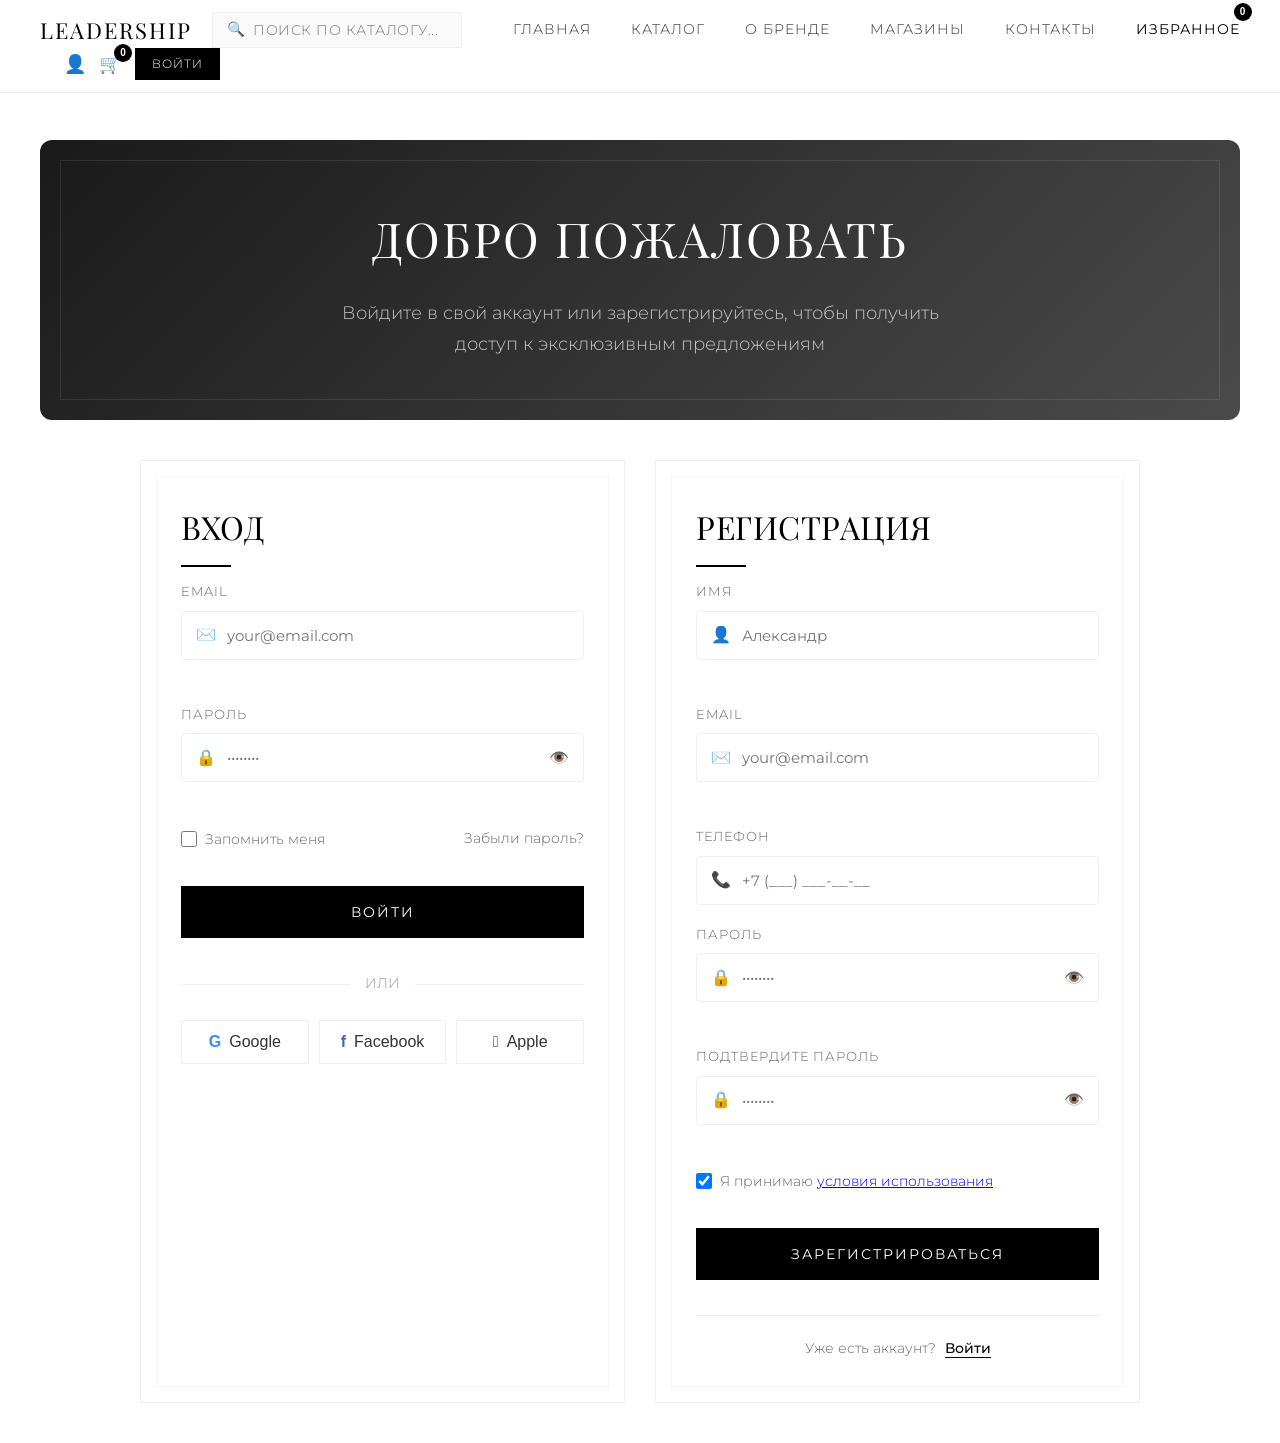
<file: profile.html>
<!DOCTYPE html>
<html lang="ru">
<head>
    <meta charset="UTF-8">
    <meta name="viewport" content="width=device-width, initial-scale=1.0">
    <title>Личный кабинет | LEADERSHIP</title>
    <link rel="stylesheet" href="style.css">
    <link href="https://fonts.googleapis.com/css2?family=Inter:opsz,wght@14..32,300;14..32,400;14..32,500;14..32,600;14..32,700&display=swap" rel="stylesheet">
    <link rel="stylesheet" href="https://cdnjs.cloudflare.com/ajax/libs/font-awesome/6.4.0/css/all.min.css">
    <style>
        .profile-hero {
            background: linear-gradient(135deg, rgba(0,0,0,0.55), rgba(0,0,0,0.4)), url('https://images.pexels.com/photos/1043474/pexels-photo-1043474.jpeg?auto=compress&cs=tinysrgb&w=1920&h=500&fit=crop');
            background-size: cover;
            background-position: center 30%;
            color: white;
            padding: 80px 40px;
            border-radius: 12px;
            margin: 40px auto;
            text-align: center;
            position: relative;
            max-width: 1280px;
            overflow: hidden;
        }

        .profile-hero {
            background: linear-gradient(135deg, rgba(0,0,0,0.55), rgba(0,0,0,0.4)), url('images/jpg/личныйкаббаннер.jpg');
            background-size: cover;
            background-position: center;
        } 

        .profile-hero:before {
            content: '';
            position: absolute;
            top: 20px;
            left: 20px;
            right: 20px;
            bottom: 20px;
            border: 1px solid rgba(255,255,255,0.2);
            pointer-events: none;
            border-radius: 8px;
        }

        .hero-badge {
            display: inline-block;
            font-size: 12px;
            letter-spacing: 3px;
            text-transform: uppercase;
            background: rgba(255,255,255,0.15);
            padding: 6px 18px;
            border-radius: 30px;
            margin-bottom: 20px;
            color: #fff;
        }

        .profile-hero h1 {
            font-size: 3rem;
            font-weight: 600;
            margin-bottom: 15px;
            color: white;
            text-shadow: 2px 2px 4px rgba(0,0,0,0.3);
            letter-spacing: 2px;
            position: relative;
            z-index: 1;
        }

        .profile-hero p {
            font-size: 1.1rem;
            opacity: 0.9;
            max-width: 600px;
            margin: 0 auto 25px;
            color: rgba(255,255,255,0.9);
            position: relative;
            z-index: 1;
        }

        .hero-discount-badges {
            display: flex;
            gap: 15px;
            justify-content: center;
            margin-top: 20px;
        }

        .hero-discount-badges .badge {
            background: rgba(255,255,255,0.2);
            backdrop-filter: blur(4px);
            padding: 10px 24px;
            border-radius: 40px;
            font-size: 14px;
            font-weight: 600;
            letter-spacing: 1px;
            border: 1px solid rgba(255,255,255,0.4);
            color: #ffffff;
        }

        .hero-discount-badges .badge:first-child {
            background: #c0392b;
            border-color: #c0392b;
        }

        .profile-container {
            display: grid;
            grid-template-columns: 300px 1fr;
            gap: 30px;
            margin: 60px auto;
            max-width: 1200px;
            padding: 0 20px;
        }

        .profile-sidebar {
            background: white;
            border: 1px solid #f0f0f0;
            padding: 30px;
            height: fit-content;
            position: sticky;
            top: 100px;
        }

        .profile-avatar {
            text-align: center;
            margin-bottom: 30px;
        }

        .avatar-image {
            width: 120px;
            height: 120px;
            border-radius: 50%;
            background: #f0f0f0;
            margin: 0 auto 15px;
            display: flex;
            align-items: center;
            justify-content: center;
            font-size: 3rem;
            color: #999;
            border: 2px solid #f0f0f0;
        }

        .profile-name {
            font-size: 1.3rem;
            font-weight: 600;
            margin-bottom: 5px;
        }

        .profile-email {
            font-size: 0.9rem;
            color: #999;
            margin-bottom: 15px;
        }

        .profile-menu {
            margin: 30px 0;
        }

        .profile-menu-item {
            display: flex;
            align-items: center;
            gap: 15px;
            padding: 12px 15px;
            color: #666;
            text-decoration: none;
            transition: all 0.3s;
            border-left: 2px solid transparent;
            cursor: pointer;
        }

        .profile-menu-item:hover {
            background: #f8f8f8;
            color: #000;
            border-left-color: #000;
        }

        .profile-menu-item.active {
            background: #f8f8f8;
            color: #000;
            border-left-color: #000;
            font-weight: 500;
        }

        .profile-menu-item .icon {
            font-size: 1.2rem;
            width: 24px;
            text-align: center;
        }

        .profile-content {
            background: white;
            border: 1px solid #f0f0f0;
            padding: 30px;
            min-height: 500px;
        }

        .content-header {
            display: flex;
            justify-content: space-between;
            align-items: center;
            margin-bottom: 25px;
            padding-bottom: 15px;
            border-bottom: 1px solid #f0f0f0;
        }

        .content-header h2 {
            font-size: 1.5rem;
            font-weight: 500;
            margin: 0;
        }

        .content-section {
            display: none;
        }

        .content-section.active {
            display: block;
        }

        .stats-grid {
            display: grid;
            grid-template-columns: repeat(2, 1fr);
            gap: 20px;
            margin-bottom: 30px;
        }

        .stat-card {
            background: #f8f8f8;
            padding: 20px;
            text-align: center;
            border: 1px solid #f0f0f0;
        }

        .stat-value {
            font-size: 2rem;
            font-weight: 300;
            color: #000;
            margin-bottom: 5px;
        }

        .stat-label {
            font-size: 0.8rem;
            color: #999;
            text-transform: uppercase;
            letter-spacing: 1px;
        }

        h3 {
            text-align: center;
            margin: 30px 0 15px;
        }

        .orders-list {
            display: flex;
            flex-direction: column;
            gap: 20px;
        }

        .order-card {
            border: 1px solid #f0f0f0;
            padding: 20px;
            transition: all 0.3s;
            position: relative;
        }

        .order-card:hover {
            border-color: #000;
        }

        .order-header {
            display: flex;
            justify-content: space-between;
            align-items: center;
            margin-bottom: 15px;
            padding-bottom: 15px;
            border-bottom: 1px solid #f0f0f0;
            flex-wrap: wrap;
            gap: 10px;
        }

        .order-number {
            font-size: 1rem;
            font-weight: 600;
            color: #000;
        }

        .order-date {
            font-size: 0.85rem;
            color: #999;
        }

        .order-status {
            padding: 4px 12px;
            font-size: 0.75rem;
            text-transform: uppercase;
            letter-spacing: 1px;
            border-radius: 20px;
        }

        .status-delivered {
            background: #4CAF50;
            color: white;
        }

        .status-processing {
            background: #FFC107;
            color: #333;
        }

        .status-shipped {
            background: #2196F3;
            color: white;
        }

        .status-cancelled {
            background: #f44336;
            color: white;
        }

        .order-items {
            display: flex;
            flex-direction: column;
            gap: 10px;
            margin: 15px 0;
        }

        .order-item {
            display: flex;
            justify-content: space-between;
            align-items: center;
            font-size: 0.9rem;
        }

        .order-item-name {
            color: #333;
        }

        .order-item-price {
            color: #000;
            font-weight: 500;
        }

        .order-total {
            display: flex;
            justify-content: space-between;
            align-items: center;
            margin-top: 15px;
            padding-top: 15px;
            border-top: 1px solid #f0f0f0;
            font-weight: 600;
        }

        .order-actions {
            display: flex;
            justify-content: flex-end;
            margin-top: 15px;
            padding-top: 15px;
            border-top: 1px solid #f0f0f0;
        }

        .btn-delete-order {
            padding: 8px 20px;
            background: transparent;
            border: 1px solid #ff4444;
            color: #ff4444;
            cursor: pointer;
            font-size: 0.75rem;
            text-transform: uppercase;
            letter-spacing: 1px;
            transition: all 0.3s;
            border-radius: 4px;
        }

        .btn-delete-order:hover {
            background: #ff4444;
            color: white;
        }

        .favorites-products-grid {
            display: grid;
            grid-template-columns: repeat(2, 1fr);
            gap: 24px;
        }

        .favorite-product-card {
            border: 1px solid #f0f0f0;
            background: #fff;
            padding: 15px;
            transition: all 0.3s;
            display: flex;
            flex-direction: column;
            height: 100%;
            position: relative;
        }

        .favorite-product-card:hover {
            transform: translateY(-5px);
            box-shadow: 0 10px 30px rgba(0,0,0,0.1);
        }

        .favorite-product-image {
            aspect-ratio: 3/4;
            background: #f8f8f8;
            margin-bottom: 15px;
            position: relative;
            overflow: hidden;
        }

        .favorite-product-image img {
            width: 100%;
            height: 100%;
            object-fit: cover;
            transition: transform 0.3s;
        }

        .favorite-product-card:hover .favorite-product-image img {
            transform: scale(1.05);
        }

        .favorite-product-badge {
            position: absolute;
            top: 10px;
            left: 10px;
            background: #000;
            color: #fff;
            padding: 3px 8px;
            font-size: 10px;
            z-index: 2;
        }

        .favorite-quick-view {
            position: absolute;
            bottom: -40px;
            left: 0;
            right: 0;
            background: rgba(0,0,0,0.8);
            color: #fff;
            border: none;
            padding: 8px;
            font-size: 11px;
            cursor: pointer;
            transition: bottom 0.3s;
            z-index: 3;
        }

        .favorite-product-card:hover .favorite-quick-view {
            bottom: 0;
        }

        .favorite-product-info {
            flex: 1;
            display: flex;
            flex-direction: column;
        }

        .favorite-product-info h3 {
            font-size: 14px;
            margin-bottom: 5px;
            line-height: 1.3;
        }

        .favorite-product-category {
            font-size: 11px;
            color: #999;
            margin-bottom: 8px;
        }

        .favorite-product-price {
            margin-bottom: 12px;
        }

        .favorite-current-price {
            font-size: 16px;
            font-weight: 600;
        }

        .favorite-old-price {
            font-size: 13px;
            color: #999;
            text-decoration: line-through;
            margin-left: 8px;
        }

        .favorite-product-actions {
            display: flex;
            gap: 10px;
            margin-top: auto;
        }

        .favorite-btn-add-to-cart {
            flex: 1;
            padding: 10px;
            background: #000;
            color: #fff;
            border: none;
            cursor: pointer;
            font-size: 11px;
            letter-spacing: 1px;
            transition: background 0.2s;
        }

        .favorite-btn-add-to-cart:hover {
            background: #333;
        }

        .favorite-btn-remove {
            width: 40px;
            padding: 10px;
            background: #fff;
            border: 1px solid #ddd;
            cursor: pointer;
            font-size: 14px;
            transition: all 0.2s;
            color: #ff4444;
        }

        .favorite-btn-remove:hover {
            background: #ff4444;
            color: #fff;
            border-color: #ff4444;
        }

        .modal {
            display: none;
            position: fixed;
            top: 0;
            left: 0;
            width: 100%;
            height: 100%;
            background: rgba(0,0,0,0.9);
            z-index: 10001;
            justify-content: center;
            align-items: center;
        }

        .modal.show {
            display: flex;
        }

        .modal-content {
            background: white;
            width: 90%;
            max-width: 1100px;
            max-height: 85vh;
            border-radius: 12px;
            position: relative;
            overflow: hidden;
        }

        .modal-close {
            position: absolute;
            top: 15px;
            right: 15px;
            background: white;
            border: none;
            width: 40px;
            height: 40px;
            border-radius: 50%;
            cursor: pointer;
            font-size: 22px;
            z-index: 10002;
            display: flex;
            align-items: center;
            justify-content: center;
            box-shadow: 0 2px 10px rgba(0,0,0,0.2);
            transition: all 0.2s;
        }

        .modal-close:hover {
            background: #ff4444;
            color: white;
            transform: scale(1.05);
        }

        .modal-body {
            display: grid;
            grid-template-columns: 1fr 1fr;
            max-height: 85vh;
            overflow-y: auto;
        }

        .modal-image-container {
            background: #f5f5f5;
            display: flex;
            align-items: center;
            justify-content: center;
            min-height: 500px;
        }

        .modal-image {
            width: 100%;
            height: auto;
            max-height: 85vh;
            object-fit: contain;
            display: block;
        }

        .modal-info {
            padding: 30px;
            display: flex;
            flex-direction: column;
            background: white;
        }

        .modal-category {
            font-size: 12px;
            color: #999;
            text-transform: uppercase;
            letter-spacing: 2px;
            margin-bottom: 10px;
        }

        .modal-title {
            font-size: 24px;
            font-weight: 500;
            margin-bottom: 15px;
        }

        .modal-price {
            margin-bottom: 20px;
            padding-bottom: 15px;
            border-bottom: 1px solid #f0f0f0;
        }

        .modal-current-price {
            font-size: 24px;
            font-weight: 600;
        }

        .modal-old-price {
            font-size: 16px;
            color: #999;
            text-decoration: line-through;
            margin-left: 10px;
        }

        .modal-description {
            color: #555;
            line-height: 1.6;
            margin-bottom: 25px;
            font-size: 14px;
        }

        .modal-sizes {
            margin-bottom: 25px;
        }

        .modal-sizes h4 {
            font-size: 14px;
            margin-bottom: 12px;
            font-weight: 500;
        }

        .modal-size-options {
            display: flex;
            gap: 12px;
            flex-wrap: wrap;
        }

        .modal-size-btn {
            width: 48px;
            height: 48px;
            border: 1px solid #ddd;
            background: white;
            cursor: pointer;
            transition: all 0.2s;
            font-size: 14px;
            border-radius: 4px;
        }

        .modal-size-btn:hover {
            border-color: #000;
        }

        .modal-size-btn.selected {
            background: #000;
            color: white;
            border-color: #000;
        }

        .modal-actions {
            display: flex;
            gap: 15px;
            margin-top: auto;
        }

        .modal-add-to-cart {
            flex: 2;
            padding: 14px 20px;
            background: #000;
            color: white;
            border: none;
            cursor: pointer;
            font-size: 14px;
            font-weight: 500;
            letter-spacing: 1px;
            transition: background 0.2s;
            border-radius: 4px;
        }

        .modal-add-to-cart:hover {
            background: #333;
        }

        .modal-favorite {
            flex: 1;
            padding: 14px 20px;
            background: white;
            border: 1px solid #ddd;
            cursor: pointer;
            font-size: 14px;
            transition: all 0.2s;
            border-radius: 4px;
        }

        .modal-favorite:hover {
            border-color: #ff4444;
            color: #ff4444;
        }

        .modal-favorite.active {
            background: #fff0f0;
            border-color: #ff4444;
            color: #ff4444;
        }

        .toast-notification {
            position: fixed !important;
            bottom: 30px !important;
            right: 30px !important;
            background: #1a1a1a !important;
            color: white !important;
            padding: 10px 20px !important;
            border-radius: 8px !important;
            font-size: 13px !important;
            font-family: 'Inter', sans-serif !important;
            z-index: 999999 !important;
            box-shadow: 0 4px 12px rgba(0,0,0,0.15) !important;
            width: auto !important;
            max-width: 300px !important;
            min-width: 180px !important;
            height: auto !important;
            line-height: 1.4 !important;
            pointer-events: none !important;
            white-space: nowrap !important;
            opacity: 0 !important;
            transform: translateX(100%) !important;
            transition: all 0.3s ease !important;
        }
        .toast-notification.show {
            opacity: 1 !important;
            transform: translateX(0) !important;
        }
        .toast-notification.success { border-left: 3px solid #4CAF50 !important; }
        .toast-notification.info { border-left: 3px solid #2196F3 !important; }
        .toast-notification.error { border-left: 3px solid #f44336 !important; }

        .form-group {
            margin-bottom: 20px;
        }

        .form-group label {
            display: block;
            font-size: 0.8rem;
            color: #666;
            margin-bottom: 5px;
            text-transform: uppercase;
            letter-spacing: 1px;
        }

        .form-control {
            width: 100%;
            padding: 12px 15px;
            border: 1px solid #f0f0f0;
            font-size: 0.9rem;
            transition: all 0.3s;
            border-radius: 4px;
        }

        .form-control:focus {
            outline: none;
            border-color: #000;
        }

        .form-control:disabled {
            background: #f8f8f8;
            cursor: not-allowed;
        }

        .form-row {
            display: grid;
            grid-template-columns: 1fr 1fr;
            gap: 20px;
        }

        .btn-save {
            padding: 12px 30px;
            background: #000;
            color: white;
            border: 1px solid #000;
            font-size: 0.8rem;
            text-transform: uppercase;
            letter-spacing: 1px;
            cursor: pointer;
            transition: all 0.3s;
            margin-top: 20px;
            border-radius: 4px;
            display: block;
            margin-left: auto;
            margin-right: auto;
        }

        .btn-save:hover {
            background: transparent;
            color: #000;
        }

        /* Модальное окно подтверждения удаления */
        .confirm-modal {
            position: fixed;
            top: 0;
            left: 0;
            width: 100%;
            height: 100%;
            background: rgba(0,0,0,0.5);
            display: flex;
            align-items: center;
            justify-content: center;
            z-index: 20000;
            opacity: 0;
            visibility: hidden;
            transition: all 0.3s;
        }

        .confirm-modal.show {
            opacity: 1;
            visibility: visible;
        }

        .confirm-content {
            background: white;
            padding: 30px;
            max-width: 400px;
            width: 90%;
            text-align: center;
            border-radius: 12px;
            position: relative;
        }

        .confirm-content h3 {
            margin-bottom: 15px;
            font-size: 1.3rem;
        }

        .confirm-content p {
            margin-bottom: 25px;
            color: #666;
        }

        .confirm-actions {
            display: flex;
            gap: 15px;
            justify-content: center;
        }

        .confirm-btn {
            padding: 10px 25px;
            border: none;
            cursor: pointer;
            font-size: 0.8rem;
            text-transform: uppercase;
            letter-spacing: 1px;
            transition: all 0.3s;
            border-radius: 4px;
        }

        .confirm-btn-yes {
            background: #ff4444;
            color: white;
        }

        .confirm-btn-yes:hover {
            background: #cc0000;
        }

        .confirm-btn-no {
            background: #f0f0f0;
            color: #333;
        }

        .confirm-btn-no:hover {
            background: #ddd;
        }

        @media (max-width: 1024px) {
            .favorites-products-grid {
                grid-template-columns: 1fr;
            }
            .modal-body {
                grid-template-columns: 1fr;
            }
            .modal-image-container {
                min-height: 300px;
            }
            .profile-hero h1 {
                font-size: 2.5rem;
            }
        }

        @media (max-width: 968px) {
            .profile-container {
                grid-template-columns: 1fr;
            }
            .profile-sidebar {
                position: static;
            }
            .stats-grid {
                grid-template-columns: 1fr;
            }
            .form-row {
                grid-template-columns: 1fr;
            }
        }

        @media (max-width: 768px) {
            .profile-hero {
                padding: 50px 20px;
                margin: 30px auto;
            }
            .profile-hero h1 {
                font-size: 2rem;
            }
            .hero-discount-badges {
                flex-wrap: wrap;
                gap: 10px;
            }
            .hero-discount-badges .badge {
                padding: 6px 16px;
                font-size: 11px;
            }
            .hero-badge {
                font-size: 10px;
                padding: 4px 12px;
            }
            .content-header {
                flex-direction: column;
                gap: 10px;
            }
            .modal-body {
                grid-template-columns: 1fr;
            }
            .modal-image-container {
                min-height: 300px;
            }
            .modal-info {
                padding: 20px;
            }
            .modal-title {
                font-size: 20px;
            }
            .modal-current-price {
                font-size: 20px;
            }
            .modal-close {
                background: rgba(255,255,255,0.9);
            }
            .toast-notification {
                bottom: 20px !important;
                right: 20px !important;
                left: auto !important;
                white-space: normal !important;
                max-width: calc(100% - 40px) !important;
            }
        }
    </style>
</head>
<body>
    <div class="container">
        <header class="site-header">
            <div class="logo">
                <h1>LEADERSHIP</h1>
                <span class="logo-sub">PARIS · LONDON · MOSCOW</span>
            </div>
            <div class="header-search">
                <span class="search-icon">🔍</span>
                <input type="text" id="searchInput" placeholder="ПОИСК ПО КАТАЛОГУ...">
            </div>
            <nav class="main-nav">
                <a href="index.html">ГЛАВНАЯ</a>
                <a href="catalog.html">КАТАЛОГ</a>
                <a href="about.html">О БРЕНДЕ</a>
                <a href="shops.html">МАГАЗИНЫ</a>
                <a href="contacts.html">КОНТАКТЫ</a>
                <a href="favorites.html" class="favorites-link">
                    ИЗБРАННОЕ
                    <span class="cart-count" id="favoritesCount">0</span>
                </a>
            </nav>
            <div class="header-actions">
                <div class="header-icons">
                    <span class="header-icon" onclick="window.location.href='profile.html'">👤</span>
                    <span class="header-icon" onclick="window.location.href='cart.html'" style="position: relative;">
                        🛒
                        <span class="cart-count" id="cartCount">0</span>
                    </span>
                </div>
                <button class="btn-primary" id="authBtn">ВОЙТИ</button>
            </div>
        </header>
    </div>

    <div class="profile-hero">
        <div class="hero-badge">ДОБРО ПОЖАЛОВАТЬ</div>
        <h1>ЛИЧНЫЙ КАБИНЕТ</h1>
        <p id="welcomeMessage">Управляйте своими заказами и настройками профиля</p>
        <div class="hero-discount-badges">
            <span class="badge">ПЕРСОНАЛЬНЫЕ СКИДКИ</span>
            <span class="badge">БОНУСНАЯ ПРОГРАММА</span>
        </div>
    </div>

    <div class="profile-container">
        <aside class="profile-sidebar">
            <div class="profile-avatar">
                <div class="avatar-image">
                    <i class="fas fa-user"></i>
                </div>
                <div class="profile-name" id="profileName">Пользователь</div>
                <div class="profile-email" id="profileEmail">email@example.com</div>
            </div>
            
            <div class="profile-menu">
                <div class="profile-menu-item active" onclick="showSection('dashboard')">
                    <span class="icon">📊</span>
                    <span>ОБЗОР</span>
                </div>
                <div class="profile-menu-item" onclick="showSection('orders')">
                    <span class="icon">📦</span>
                    <span>МОИ ЗАКАЗЫ</span>
                </div>
                <div class="profile-menu-item" onclick="showSection('favorites')">
                    <span class="icon">❤️</span>
                    <span>ИЗБРАННОЕ</span>
                </div>
                <div class="profile-menu-item" onclick="showSection('settings')">
                    <span class="icon">⚙️</span>
                    <span>НАСТРОЙКИ</span>
                </div>
                <div class="profile-menu-item" onclick="logout()">
                    <span class="icon">🚪</span>
                    <span>ВЫХОД</span>
                </div>
            </div>
        </aside>

        <main class="profile-content">
            <div id="dashboard" class="content-section active">
                <div class="content-header">
                    <h2>ОБЗОР АККАУНТА</h2>
                    <span id="lastLogin">Сегодня</span>
                </div>
                
                <div class="stats-grid">
                    <div class="stat-card">
                        <div class="stat-value" id="currentOrdersCount">0</div>
                        <div class="stat-label">ТЕКУЩИЕ ЗАКАЗЫ</div>
                    </div>
                    <div class="stat-card">
                        <div class="stat-value" id="completedOrdersCount">0</div>
                        <div class="stat-label">ВЫПОЛНЕНО</div>
                    </div>
                </div>
                
                <h3>ПОСЛЕДНИЕ ЗАКАЗЫ</h3>
                <div class="orders-list" id="recentOrdersList"></div>
            </div>

            <div id="orders" class="content-section">
                <div class="content-header">
                    <h2>МОИ ЗАКАЗЫ</h2>
                    <span id="totalOrdersCount">Всего заказов: 0</span>
                </div>
                <div class="orders-list" id="allOrdersList"></div>
            </div>

            <div id="favorites" class="content-section">
                <div class="content-header">
                    <h2>ИЗБРАННОЕ</h2>
                    <span id="favoritesCountProfile">0 товаров</span>
                </div>
                <div id="favoritesList"></div>
            </div>

            <div id="settings" class="content-section">
                <div class="content-header">
                    <h2>НАСТРОЙКИ ПРОФИЛЯ</h2>
                </div>
                
                <form class="settings-form" id="settingsForm">
                    <div class="form-row">
                        <div class="form-group">
                            <label>ИМЯ</label>
                            <input type="text" class="form-control" id="settingsName" required>
                        </div>
                        <div class="form-group">
                            <label>ФАМИЛИЯ</label>
                            <input type="text" class="form-control" id="settingsLastName" placeholder="Введите фамилию">
                        </div>
                    </div>
                    
                    <div class="form-group">
                        <label>EMAIL</label>
                        <input type="email" class="form-control" id="settingsEmail" disabled>
                    </div>
                    
                    <div class="form-group">
                        <label>ТЕЛЕФОН</label>
                        <input type="tel" class="form-control" id="settingsPhone" placeholder="+7 (___) ___-__-__">
                    </div>
                    
                    <button type="submit" class="btn-save">СОХРАНИТЬ ИЗМЕНЕНИЯ</button>
                </form>
            </div>
        </main>
    </div>

    <div id="quickViewModal" class="modal">
        <div class="modal-content">
            <button class="modal-close" onclick="closeQuickView()">✕</button>
            <div id="quickViewContent" class="modal-body"></div>
        </div>
    </div>

    <!-- Модальное окно подтверждения удаления -->
    <div id="confirmDeleteModal" class="confirm-modal">
        <div class="confirm-content">
            <h3>УДАЛЕНИЕ ЗАКАЗА</h3>
            <p>Вы уверены, что хотите удалить этот заказ? Это действие нельзя отменить.</p>
            <div class="confirm-actions">
                <button class="confirm-btn confirm-btn-yes" id="confirmDeleteYes">ДА, УДАЛИТЬ</button>
                <button class="confirm-btn confirm-btn-no" id="confirmDeleteNo">ОТМЕНА</button>
            </div>
        </div>
    </div>

    <footer class="footer">
        <div class="container">
            <div class="footer-grid">
                <div class="footer-col">
                    <a href="index.html" class="footer-logo">LEADERSHIP</a>
                    <p class="footer-desc">Элегантная мужская одежда с 1984 года. Французский шик и итальянское качество в каждом изделии.</p>
                    <div class="social-links">
                        <a href="#" class="social-link" onclick="openSocial('vk')"><i class="fab fa-vk"></i></a>
                        <a href="#" class="social-link" onclick="openSocial('pinterest')"><i class="fab fa-pinterest"></i></a>
                        <a href="#" class="social-link" onclick="openSocial('max')"><i class="fas fa-m"></i></a>
                    </div>
                </div>
                <div class="footer-col">
                    <h4>КАТАЛОГ</h4>
                    <ul>
                        <li><a href="catalog.html?category=suits">Костюмы</a></li>
                        <li><a href="catalog.html?category=jackets">Пиджаки</a></li>
                        <li><a href="catalog.html?category=trousers">Брюки</a></li>
                        <li><a href="catalog.html?category=shirts">Рубашки</a></li>
                        <li><a href="catalog.html?category=outerwear">Верхняя одежда</a></li>
                        <li><a href="catalog.html?category=accessories">Аксессуары</a></li>
                    </ul>
                </div>
                <div class="footer-col">
                    <h4>ИНФОРМАЦИЯ</h4>
                    <ul>
                        <li><a href="about.html">О бренде</a></li>
                        <li><a href="shops.html">Магазины</a></li>
                        <li><a href="contacts.html">Контакты</a></li>
                        <li><a href="delivery.html">Доставка и оплата</a></li>
                        <li><a href="return.html">Возврат товара</a></li>
                        <li><a href="size-guide.html">Таблица размеров</a></li>
                        <li><a href="track-order.html">Отследить заказ</a></li>
                    </ul>
                </div>
                <div class="footer-col">
                    <h4>КОНТАКТЫ</h4>
                    <ul class="contact-list">
                        <li><i class="fas fa-map-marker-alt"></i><span>Москва, Тверская 15</span></li>
                        <li><i class="fas fa-clock"></i><span>Ежедневно 10:00 - 22:00</span></li>
                        <li><i class="fas fa-phone-alt"></i><span>8 (800) 123-45-67</span></li>
                        <li><i class="fas fa-envelope"></i><a href="mailto:info@leadership.ru">info@leadership.ru</a></li>
                    </ul>
                </div>
            </div>
            <div class="footer-bottom">
                <p>© 2025 LEADERSHIP. ALL RIGHTS RESERVED. PARIS · LONDON · MOSCOW</p>
            </div>
        </div>
    </footer>

    <script>
        // ============== ДАННЫЕ ТОВАРОВ ==============
        const products = [
            { id: 1, name: "Костюм классический черный", category: "suits", categoryName: "КОСТЮМЫ", price: 34990, oldPrice: 41990, image: "images/jpg/классичкостюмчерный.jpg", sizes: ["XS","S","M","L","XL","XXL"], desc: "Элегантный классический костюм из высококачественной шерсти." },
            { id: 2, name: "Костюм деловой синий", category: "suits", categoryName: "КОСТЮМЫ", price: 45990, oldPrice: 51990, image: "images/jpg/костюмделовсиний.jpg", sizes: ["S","M","L","XL"], desc: "Строгий деловой костюм темно-синего цвета." },
            { id: 3, name: "Костюм серый", category: "suits", categoryName: "КОСТЮМЫ", price: 38990, oldPrice: null, image: "images/jpg/костюмсерый.jpg", sizes: ["S","M","L","XL","XXL"], desc: "Универсальный серый костюм." },
            { id: 4, name: "Пиджак черный", category: "jackets", categoryName: "ПИДЖАКИ", price: 22500, oldPrice: null, image: "images/jpg/пиджакчерный.jpg", sizes: ["S","M","L","XL"], desc: "Элегантный черный пиджак." },
            { id: 5, name: "Пиджак бежевый", category: "jackets", categoryName: "ПИДЖАКИ", price: 18900, oldPrice: 22900, image: "images/jpg/пиджакбежевый.jpg", sizes: ["S","M","L","XL"], desc: "Стильный бежевый пиджак." },
            { id: 6, name: "Брюки черные", category: "trousers", categoryName: "БРЮКИ", price: 8900, oldPrice: null, image: "images/jpg/брюкичерные.jpg", sizes: ["S","M","L","XL"], desc: "Классические черные брюки." },
            { id: 7, name: "Брюки бежевые", category: "trousers", categoryName: "БРЮКИ", price: 6900, oldPrice: 7900, image: "images/jpg/брюкибежевые.jpg", sizes: ["S","M","L"], desc: "Легкие бежевые брюки." },
            { id: 8, name: "Рубашка белая", category: "shirts", categoryName: "РУБАШКИ", price: 4900, oldPrice: null, image: "images/jpg/рубашкабелая.jpg", sizes: ["S","M","L","XL","XXL"], desc: "Классическая белая рубашка." },
            { id: 9, name: "Рубашка голубая", category: "shirts", categoryName: "РУБАШКИ", price: 5900, oldPrice: null, image: "images/jpg/рубашкаголубая.jpg", sizes: ["S","M","L","XL"], desc: "Стильная голубая рубашка." },
            { id: 10, name: "Ремень кожаный", category: "accessories", categoryName: "АКСЕССУАРЫ", price: 5900, oldPrice: 6900, image: "images/jpg/ременькожаный.jpg", sizes: ["S","M","L","XL"], desc: "Натуральный кожаный ремень." },
            { id: 11, name: "Галстук шелковый", category: "accessories", categoryName: "АКСЕССУАРЫ", price: 3900, oldPrice: null, image: "images/jpg/галстукшелковый.jpg", sizes: ["one"], desc: "Элегантный шелковый галстук." }
        ];

        // ============== КОНСТАНТЫ ДЛЯ СМЕНЫ СТАТУСОВ ==============
        const TIME_TO_SHIPPED = 5 * 60 * 1000;   // 5 минут до статуса "В ПУТИ"
        const TIME_TO_DELIVERED = 30 * 60 * 1000; // 30 минут до статуса "ЗАВЕРШЁН"

        // ============== ФУНКЦИЯ ВОССТАНОВЛЕНИЯ TIMESTAMP ДЛЯ ЗАКАЗОВ ==============
        function fixMissingTimestamps() {
            let orders = JSON.parse(localStorage.getItem('userOrders')) || [];
            let fixed = false;
            const now = Date.now();
            
            orders.forEach(order => {
                if (!order.timestamp) {
                    let estimatedTime = now;
                    if (order.date) {
                        try {
                            const parsedDate = new Date(order.date);
                            if (!isNaN(parsedDate.getTime())) {
                                estimatedTime = parsedDate.getTime();
                            }
                        } catch(e) {}
                    }
                    order.timestamp = estimatedTime;
                    fixed = true;
                    console.log(`🔧 Заказу ${order.number} добавлен timestamp: ${new Date(estimatedTime).toLocaleTimeString()}`);
                }
                
                if (!order.status || (order.status !== 'processing' && order.status !== 'shipped' && order.status !== 'delivered' && order.status !== 'cancelled')) {
                    order.status = 'processing';
                    order.statusText = 'ОБРАБАТЫВАЕТСЯ';
                    fixed = true;
                }
            });
            
            if (fixed) {
                localStorage.setItem('userOrders', JSON.stringify(orders));
                console.log('✅ Timestamp восстановлены для заказов');
            }
            return orders;
        }

        // Получаем заказы и восстанавливаем недостающие timestamp
        let orders = fixMissingTimestamps();

        // Функция для создания демо-заказов (только если совсем нет заказов)
        function createFreshDemoOrders() {
            const now = Date.now();
            console.log('📦 Создаю свежие демо-заказы с текущим временем:', new Date(now).toLocaleTimeString());
            return [
                { 
                    id: 1, 
                    number: "QF-69423", 
                    date: new Date().toLocaleDateString('ru-RU', { year: 'numeric', month: 'long', day: 'numeric' }),
                    timestamp: now - 2 * 60 * 1000,
                    status: "processing", 
                    statusText: "ОБРАБАТЫВАЕТСЯ", 
                    items: [
                        { productId: 1, name: "Костюм классический черный", price: 34990, quantity: 1 },
                        { productId: 2, name: "Костюм деловой синий", price: 45990, quantity: 1 },
                        { productId: 11, name: "Галстук шелковый", price: 3900, quantity: 1 }
                    ], 
                    total: 84880 
                },
                { 
                    id: 2, 
                    number: "KU-51979", 
                    date: new Date().toLocaleDateString('ru-RU', { year: 'numeric', month: 'long', day: 'numeric' }),
                    timestamp: now - 10 * 60 * 1000,
                    status: "processing", 
                    statusText: "ОБРАБАТЫВАЕТСЯ", 
                    items: [
                        { productId: 1, name: "Костюм классический черный", price: 34990, quantity: 2 },
                        { productId: 2, name: "Костюм деловой синий", price: 45990, quantity: 2 },
                        { productId: 3, name: "Костюм серый", price: 38990, quantity: 1 }
                    ], 
                    total: 278750 
                },
                { 
                    id: 3, 
                    number: "US-16076", 
                    date: new Date().toLocaleDateString('ru-RU', { year: 'numeric', month: 'long', day: 'numeric' }),
                    timestamp: now - 35 * 60 * 1000,
                    status: "processing", 
                    statusText: "ОБРАБАТЫВАЕТСЯ", 
                    items: [
                        { productId: 4, name: "Пиджак черный", price: 22500, quantity: 1 }
                    ], 
                    total: 22500 
                }
            ];
        }
        
        // Если заказов нет совсем, создаём демо-заказы
        if (orders.length === 0) {
            orders = createFreshDemoOrders();
            localStorage.setItem('userOrders', JSON.stringify(orders));
            console.log('✅ Демо-заказы успешно созданы');
        }

        // ============== ФУНКЦИЯ УДАЛЕНИЯ ЗАКАЗА (ТОЛЬКО ЗАВЕРШЁННЫХ) ==============
        let orderToDelete = null;

        function showDeleteConfirm(orderId) {
            orderToDelete = orderId;
            const modal = document.getElementById('confirmDeleteModal');
            modal.classList.add('show');
        }

        function closeDeleteConfirm() {
            const modal = document.getElementById('confirmDeleteModal');
            modal.classList.remove('show');
            orderToDelete = null;
        }

        function deleteOrder(orderId) {
            // Находим заказ для проверки статуса
            const orderToDeleteObj = orders.find(o => o.id === orderId);
            
            // Проверяем, что заказ завершён
            if (!orderToDeleteObj || orderToDeleteObj.status !== 'delivered') {
                showNotification('Можно удалять только завершённые заказы!', 'error');
                return false;
            }
            
            // Удаляем заказ
            orders = orders.filter(o => o.id !== orderId);
            localStorage.setItem('userOrders', JSON.stringify(orders));
            
            // Обновляем отображение
            renderAllOrders();
            renderRecentOrders();
            updateStats();
            
            showNotification(`Заказ ${orderToDeleteObj.number} удалён`, 'success');
            return true;
        }

        // Обработчики для модального окна подтверждения
        document.getElementById('confirmDeleteYes')?.addEventListener('click', function() {
            if (orderToDelete) {
                deleteOrder(orderToDelete);
                closeDeleteConfirm();
            }
        });
        
        document.getElementById('confirmDeleteNo')?.addEventListener('click', function() {
            closeDeleteConfirm();
        });
        
        // Закрытие по клику вне области
        window.addEventListener('click', function(e) {
            const modal = document.getElementById('confirmDeleteModal');
            if (e.target === modal) {
                closeDeleteConfirm();
            }
        });
        
        // Закрытие по ESC
        document.addEventListener('keydown', function(e) {
            if (e.key === 'Escape') {
                closeDeleteConfirm();
            }
        });

        // ============== ФУНКЦИЯ АВТОМАТИЧЕСКОГО ОБНОВЛЕНИЯ СТАТУСОВ ==============
        function updateOrderStatuses() {
            const now = Date.now();
            let updated = false;
            
            orders.forEach(order => {
                const orderTime = order.timestamp;
                if (!orderTime) return;
                
                const age = now - orderTime;
                
                if (order.status === 'delivered' || order.status === 'cancelled') return;
                
                if (order.status === 'processing' && age >= TIME_TO_SHIPPED) {
                    order.status = 'shipped';
                    order.statusText = 'В ПУТИ';
                    updated = true;
                    console.log(`✅ Заказ ${order.number}: статус изменён на "В ПУТИ" (возраст ${(age/60000).toFixed(1)} мин)`);
                    showNotification(`Статус заказа ${order.number} обновлён: В ПУТИ`, 'info');
                }
                
                if (order.status === 'shipped' && age >= TIME_TO_DELIVERED) {
                    order.status = 'delivered';
                    order.statusText = 'ЗАВЕРШЁН';
                    updated = true;
                    console.log(`✅ Заказ ${order.number}: статус изменён на "ЗАВЕРШЁН" (возраст ${(age/60000).toFixed(1)} мин)`);
                    showNotification(`Статус заказа ${order.number} обновлён: ЗАВЕРШЁН`, 'success');
                }
            });
            
            if (updated) {
                localStorage.setItem('userOrders', JSON.stringify(orders));
                renderAllOrders();
                renderRecentOrders();
                updateStats();
            }
        }

        // ============== ФУНКЦИЯ ДЛЯ ОТОБРАЖЕНИЯ ТАЙМЕРОВ В КОНСОЛИ ==============
        function logOrderTimers() {
            let currentOrders = JSON.parse(localStorage.getItem('userOrders')) || [];
            
            console.log('========== ТАЙМЕРЫ ДО ИЗМЕНЕНИЯ СТАТУСОВ ЗАКАЗОВ ==========');
            console.log(`Текущее время: ${new Date().toLocaleTimeString()}`);
            
            if (currentOrders.length === 0) {
                console.log('❌ НЕТ ЗАКАЗОВ!');
                console.log('===============================================================');
                return;
            }
            
            const now = Date.now();
            console.log('');
            
            currentOrders.forEach(order => {
                const orderTime = order.timestamp;
                if (!orderTime) {
                    console.log(`⚠️ Заказ ${order.number}: отсутствует timestamp, пропускаем`);
                    return;
                }
                
                const age = now - orderTime;
                const ageMinutes = (age / 60000).toFixed(1);
                
                if (order.status === 'delivered') {
                    console.log(`✅ Заказ ${order.number}: СТАТУС "ЗАВЕРШЁН" (возраст ${ageMinutes} мин)`);
                } else if (order.status === 'cancelled') {
                    console.log(`❌ Заказ ${order.number}: СТАТУС "ОТМЕНЁН"`);
                } else if (order.status === 'shipped') {
                    const timeToDelivered = TIME_TO_DELIVERED - age;
                    if (timeToDelivered > 0) {
                        const minutesLeft = Math.floor(timeToDelivered / 60000);
                        const secondsLeft = Math.floor((timeToDelivered % 60000) / 1000);
                        console.log(`🚚 Заказ ${order.number}: СТАТУС "В ПУТИ" → до "ЗАВЕРШЁН" осталось ${minutesLeft} мин ${secondsLeft} сек (возраст ${ageMinutes} мин)`);
                    } else {
                        console.log(`🟢 Заказ ${order.number}: СТАТУС "В ПУТИ" → скоро изменится! (возраст ${ageMinutes} мин)`);
                    }
                } else if (order.status === 'processing') {
                    const timeToShipped = TIME_TO_SHIPPED - age;
                    if (timeToShipped > 0) {
                        const minutesLeft = Math.floor(timeToShipped / 60000);
                        const secondsLeft = Math.floor((timeToShipped % 60000) / 1000);
                        console.log(`🟡 Заказ ${order.number}: СТАТУС "ОБРАБАТЫВАЕТСЯ" → до "В ПУТИ" осталось ${minutesLeft} мин ${secondsLeft} сек (возраст ${ageMinutes} мин)`);
                    } else {
                        console.log(`🔵 Заказ ${order.number}: СТАТУС "ОБРАБАТЫВАЕТСЯ" → скоро изменится! (возраст ${ageMinutes} мин)`);
                    }
                }
            });
            console.log('===============================================================');
            console.log('');
        }

        // Запускаем проверку статусов каждые 10 секунд
        let statusCheckInterval = setInterval(() => {
            updateOrderStatuses();
        }, 10000);

        // Запускаем логирование таймеров каждые 30 секунд
        let timerLogInterval = setInterval(() => {
            logOrderTimers();
        }, 30000);

        // Выводим таймеры сразу при загрузке страницы
        setTimeout(() => {
            logOrderTimers();
            console.log('🔔 Логирование таймеров запущено! Обновление каждые 30 секунд.');
            console.log('📌 Статусы заказов проверяются каждые 10 секунд.');
            console.log('🗑️ Кнопка удаления доступна только для завершённых заказов');
        }, 1000);

        // Останавливаем интервалы при выходе
        window.addEventListener('beforeunload', () => {
            if (statusCheckInterval) clearInterval(statusCheckInterval);
            if (timerLogInterval) clearInterval(timerLogInterval);
        });

        // ============== ОСТАЛЬНЫЕ ФУНКЦИИ (с обновлённым рендерингом заказов) ==============
        let favorites = JSON.parse(localStorage.getItem('favorites')) || [];
        let cart = JSON.parse(localStorage.getItem('cart')) || [];
        let currentUser = null;

        function checkAuth() {
            currentUser = JSON.parse(localStorage.getItem('currentUser') || sessionStorage.getItem('currentUser'));
            if (!currentUser) {
                window.location.href = 'login.html';
                return false;
            }
            return true;
        }

        function loadUserData() {
            if (!currentUser) return;
            const userName = currentUser.name || currentUser.email?.split('@')[0] || 'Пользователь';
            document.getElementById('profileName').textContent = userName;
            document.getElementById('profileEmail').textContent = currentUser.email || '';
            document.getElementById('welcomeMessage').textContent = `Добро пожаловать, ${userName}!`;
            document.getElementById('settingsName').value = currentUser.firstName || userName;
            document.getElementById('settingsLastName').value = currentUser.lastName || '';
            document.getElementById('settingsEmail').value = currentUser.email || '';
            document.getElementById('settingsPhone').value = currentUser.phone || '';
        }

        function updateStats() {
            const currentOrders = orders.filter(o => o.status === 'processing' || o.status === 'shipped');
            const completedOrders = orders.filter(o => o.status === 'delivered');
            document.getElementById('currentOrdersCount').textContent = currentOrders.length;
            document.getElementById('completedOrdersCount').textContent = completedOrders.length;
            document.getElementById('totalOrdersCount').textContent = `Всего заказов: ${orders.length}`;
        }

        function renderRecentOrders() {
            const container = document.getElementById('recentOrdersList');
            const recentOrders = [...orders].reverse().slice(0, 3);
            if (recentOrders.length === 0) {
                container.innerHTML = '<div style="text-align:center;padding:40px;">У вас пока нет заказов</div>';
                return;
            }
            container.innerHTML = recentOrders.map(order => `
                <div class="order-card">
                    <div class="order-header">
                        <span class="order-number">Заказ ${order.number}</span>
                        <span class="order-date">${order.date}</span>
                        <span class="order-status status-${order.status}">${order.statusText}</span>
                    </div>
                    <div class="order-items">
                        ${order.items.slice(0, 2).map(item => `<div class="order-item"><span class="order-item-name">${item.name} x ${item.quantity}</span><span class="order-item-price">${(item.price * item.quantity).toLocaleString()} ₽</span></div>`).join('')}
                        ${order.items.length > 2 ? `<div class="order-item"><span class="order-item-name">...и еще ${order.items.length - 2} товар(ов)</span></div>` : ''}
                    </div>
                    <div class="order-total"><span>ИТОГО:</span><span>${order.total.toLocaleString()} ₽</span></div>
                </div>
            `).join('');
        }
        
        function renderAllOrders() {
            const container = document.getElementById('allOrdersList');
            if (orders.length === 0) {
                container.innerHTML = '<div style="text-align:center;padding:40px;">У вас пока нет заказов</div>';
                return;
            }
            const sortedOrders = [...orders].reverse();
            container.innerHTML = sortedOrders.map(order => `
                <div class="order-card">
                    <div class="order-header">
                        <span class="order-number">Заказ ${order.number}</span>
                        <span class="order-date">${order.date}</span>
                        <span class="order-status status-${order.status}">${order.statusText}</span>
                    </div>
                    <div class="order-items">
                        ${order.items.map(item => `<div class="order-item"><span class="order-item-name">${item.name} x ${item.quantity}</span><span class="order-item-price">${(item.price * item.quantity).toLocaleString()} ₽</span></div>`).join('')}
                    </div>
                    <div class="order-total"><span>ИТОГО:</span><span>${order.total.toLocaleString()} ₽</span></div>
                    <div class="order-actions">
                        ${order.status === 'delivered' ? `<button class="btn-delete-order" onclick="showDeleteConfirm(${order.id})">🗑 УДАЛИТЬ ЗАКАЗ</button>` : ''}
                    </div>
                </div>
            `).join('');
        }

        function loadFavorites() {
            const container = document.getElementById('favoritesList');
            const favoriteProducts = products.filter(p => favorites.includes(p.id));
            
            if (favoriteProducts.length === 0) {
                container.innerHTML = '<div style="text-align: center; padding: 40px;">В избранном пока нет товаров</div>';
                document.getElementById('favoritesCountProfile').textContent = '0 товаров';
                return;
            }
            
            container.innerHTML = `
                <div class="favorites-products-grid">
                    ${favoriteProducts.map(product => `
                        <div class="favorite-product-card" data-id="${product.id}">
                            <div class="favorite-product-image">
                                <img src="${product.image}" alt="${product.name}" onerror="this.src='https://placehold.co/600x800/f5f5f5/999?text=Фото'">
                                ${product.oldPrice ? `<div class="favorite-product-badge">-${Math.round((1 - product.price/product.oldPrice)*100)}%</div>` : ''}
                                <button class="favorite-quick-view" data-id="${product.id}">БЫСТРЫЙ ПРОСМОТР</button>
                            </div>
                            <div class="favorite-product-info">
                                <h3>${product.name}</h3>
                                <div class="favorite-product-category">${product.categoryName}</div>
                                <div class="favorite-product-price">
                                    <span class="favorite-current-price">${product.price.toLocaleString()} ₽</span>
                                    ${product.oldPrice ? `<span class="favorite-old-price">${product.oldPrice.toLocaleString()} ₽</span>` : ''}
                                </div>
                                <div class="favorite-product-actions">
                                    <button class="favorite-btn-add-to-cart" data-id="${product.id}">В КОРЗИНУ</button>
                                    <button class="favorite-btn-remove" data-id="${product.id}">🗑</button>
                                </div>
                            </div>
                        </div>
                    `).join('')}
                </div>
            `;
            document.getElementById('favoritesCountProfile').textContent = `${favoriteProducts.length} ${getWordEnding(favoriteProducts.length, 'товар', 'товара', 'товаров')}`;
            
            document.querySelectorAll('.favorite-btn-add-to-cart').forEach(btn => {
                btn.addEventListener('click', (e) => {
                    e.stopPropagation();
                    const id = parseInt(btn.dataset.id);
                    addToCartFromProfile(id);
                });
            });
            
            document.querySelectorAll('.favorite-btn-remove').forEach(btn => {
                btn.addEventListener('click', (e) => {
                    e.stopPropagation();
                    const id = parseInt(btn.dataset.id);
                    removeFromFavorites(id);
                });
            });
            
            document.querySelectorAll('.favorite-quick-view').forEach(btn => {
                btn.addEventListener('click', (e) => {
                    e.stopPropagation();
                    const id = parseInt(btn.dataset.id);
                    openQuickView(id);
                });
            });
        }

        function removeFromFavorites(id) {
            favorites = favorites.filter(f => f !== id);
            localStorage.setItem('favorites', JSON.stringify(favorites));
            loadFavorites();
            updateFavoritesCount();
            showNotification('Товар удален из избранного', 'info');
        }

        function addToCartFromProfile(id) {
            const product = products.find(p => p.id === id);
            if (product) {
                const existingItem = cart.find(item => item.id === id);
                if (existingItem) {
                    existingItem.quantity = (existingItem.quantity || 1) + 1;
                } else {
                    cart.push({ id: product.id, name: product.name, price: product.price, image: product.image, quantity: 1 });
                }
                localStorage.setItem('cart', JSON.stringify(cart));
                showNotification(`${product.name} добавлен в корзину 🛒`, 'success');
                updateCartCount();
            }
        }

        function openQuickView(productId) {
            const product = products.find(p => p.id === productId);
            if (!product) return;
            
            const modal = document.getElementById('quickViewModal');
            const content = document.getElementById('quickViewContent');
            const isFav = favorites.includes(productId);
            
            content.innerHTML = `
                <div class="modal-image-container">
                    <img src="${product.image}" alt="${product.name}" class="modal-image" onerror="this.src='https://placehold.co/600x800/f5f5f5/999?text=Фото'">
                </div>
                <div class="modal-info">
                    <div class="modal-category">${product.categoryName}</div>
                    <h2 class="modal-title">${product.name}</h2>
                    <div class="modal-price">
                        <span class="modal-current-price">${product.price.toLocaleString()} ₽</span>
                        ${product.oldPrice ? `<span class="modal-old-price">${product.oldPrice.toLocaleString()} ₽</span>` : ''}
                    </div>
                    <p class="modal-description">${product.desc}</p>
                    
                    <div class="modal-sizes">
                        <h4>Выберите размер</h4>
                        <div class="modal-size-options" id="modalSizeOptions">
                            ${product.sizes.map(size => `
                                <button class="modal-size-btn" data-size="${size}">${size}</button>
                            `).join('')}
                        </div>
                    </div>
                    
                    <div class="modal-actions">
                        <button class="modal-add-to-cart" id="modalAddToCartBtn">ДОБАВИТЬ В КОРЗИНУ</button>
                        <button class="modal-favorite ${isFav ? 'active' : ''}" id="modalFavoriteBtn">
                            ${isFav ? '❤️ В ИЗБРАННОМ' : '🤍 В ИЗБРАННОЕ'}
                        </button>
                    </div>
                </div>
            `;
            
            const firstSizeBtn = content.querySelector('.modal-size-btn');
            if (firstSizeBtn) firstSizeBtn.classList.add('selected');
            let selectedSize = product.sizes[0];
            
            content.querySelectorAll('.modal-size-btn').forEach(btn => {
                btn.addEventListener('click', () => {
                    content.querySelectorAll('.modal-size-btn').forEach(b => b.classList.remove('selected'));
                    btn.classList.add('selected');
                    selectedSize = btn.dataset.size;
                });
            });
            
            document.getElementById('modalAddToCartBtn').addEventListener('click', () => {
                const existingItem = cart.find(item => item.id === productId);
                if (existingItem) {
                    existingItem.quantity = (existingItem.quantity || 1) + 1;
                } else {
                    cart.push({ id: product.id, name: product.name, price: product.price, image: product.image, size: selectedSize, quantity: 1 });
                }
                localStorage.setItem('cart', JSON.stringify(cart));
                showNotification(`${product.name} добавлен в корзину! Размер: ${selectedSize}`, 'success');
                updateCartCount();
                closeQuickView();
            });
            
            document.getElementById('modalFavoriteBtn').addEventListener('click', () => {
                if (favorites.includes(productId)) {
                    favorites = favorites.filter(f => f !== productId);
                    document.getElementById('modalFavoriteBtn').classList.remove('active');
                    document.getElementById('modalFavoriteBtn').innerHTML = '🤍 В ИЗБРАННОЕ';
                    showNotification('Удалено из избранного', 'info');
                } else {
                    favorites.push(productId);
                    document.getElementById('modalFavoriteBtn').classList.add('active');
                    document.getElementById('modalFavoriteBtn').innerHTML = '❤️ В ИЗБРАННОМ';
                    showNotification('Добавлено в избранное ❤️', 'success');
                }
                localStorage.setItem('favorites', JSON.stringify(favorites));
                loadFavorites();
                updateFavoritesCount();
            });
            
            modal.classList.add('show');
            document.body.style.overflow = 'hidden';
        }

        function closeQuickView() {
            const modal = document.getElementById('quickViewModal');
            modal.classList.remove('show');
            document.body.style.overflow = '';
        }

        document.addEventListener('click', function(e) {
            const modal = document.getElementById('quickViewModal');
            if (e.target === modal) closeQuickView();
        });

        document.addEventListener('keydown', function(e) {
            if (e.key === 'Escape') closeQuickView();
        });

        function saveProfileSettings() {
            const firstName = document.getElementById('settingsName').value;
            const lastName = document.getElementById('settingsLastName').value;
            const phone = document.getElementById('settingsPhone').value;
            
            if (currentUser) {
                currentUser.firstName = firstName;
                currentUser.lastName = lastName;
                currentUser.phone = phone;
                currentUser.name = firstName;
                
                localStorage.setItem('currentUser', JSON.stringify(currentUser));
                document.getElementById('profileName').textContent = firstName;
                showNotification('Настройки сохранены!', 'success');
            }
        }

        function showSection(sectionId) {
            document.querySelectorAll('.content-section').forEach(section => section.classList.remove('active'));
            document.getElementById(sectionId).classList.add('active');
            document.querySelectorAll('.profile-menu-item').forEach(item => item.classList.remove('active'));
            event.currentTarget.classList.add('active');
            
            if (sectionId === 'favorites') {
                loadFavorites();
            }
            if (sectionId === 'orders') {
                renderAllOrders();
            }
        }

        function getWordEnding(number, one, two, five) {
            let n = Math.abs(number);
            n %= 100;
            if (n >= 5 && n <= 20) return five;
            n %= 10;
            if (n === 1) return one;
            if (n >= 2 && n <= 4) return two;
            return five;
        }

        function updateCartCount() {
            const cartCount = cart.reduce((sum, item) => sum + (item.quantity || 1), 0);
            const cartSpan = document.getElementById('cartCount');
            if (cartSpan) {
                cartSpan.textContent = cartCount;
                cartSpan.style.display = cartCount > 0 ? 'inline-flex' : 'none';
            }
        }

        function updateFavoritesCount() {
            const favSpan = document.getElementById('favoritesCount');
            if (favSpan) {
                favSpan.textContent = favorites.length;
                favSpan.style.display = favorites.length > 0 ? 'inline-flex' : 'none';
            }
        }

        function showNotification(message, type) {
            const oldToast = document.querySelector('.toast-notification');
            if (oldToast) oldToast.remove();
            
            const toast = document.createElement('div');
            toast.className = `toast-notification ${type}`;
            toast.textContent = message;
            document.body.appendChild(toast);
            
            setTimeout(() => toast.classList.add('show'), 10);
            setTimeout(() => {
                toast.classList.remove('show');
                setTimeout(() => toast.remove(), 300);
            }, 3000);
        }

        function logout() {
            if (confirm('Вы уверены, что хотите выйти?')) {
                localStorage.removeItem('currentUser');
                sessionStorage.removeItem('currentUser');
                if (statusCheckInterval) clearInterval(statusCheckInterval);
                if (timerLogInterval) clearInterval(timerLogInterval);
                showNotification('Вы вышли из аккаунта', 'info');
                setTimeout(() => window.location.href = 'index.html', 1500);
            }
        }

        function checkAuthState() {
            const authBtn = document.getElementById('authBtn');
            if (authBtn) {
                if (currentUser) {
                    authBtn.textContent = 'ВЫЙТИ';
                    authBtn.onclick = logout;
                } else {
                    authBtn.textContent = 'ВОЙТИ';
                    authBtn.onclick = () => window.location.href = 'login.html';
                }
            }
        }

        function performGlobalSearch() {
            const searchInput = document.getElementById('searchInput');
            if (!searchInput) return;
            const query = searchInput.value.trim();
            if (!query) { alert('Введите поисковый запрос'); return; }
            localStorage.setItem('globalSearchQuery', query);
            window.location.href = 'catalog.html?search=' + encodeURIComponent(query);
        }

        function setupSearchOnEnter() {
            const searchInput = document.getElementById('searchInput');
            if (searchInput) searchInput.addEventListener('keypress', (e) => {
                if (e.key === 'Enter') performGlobalSearch();
            });
            const searchIcon = document.querySelector('.search-icon');
            if (searchIcon) searchIcon.addEventListener('click', performGlobalSearch);
        }

        function openSocial(network) {
            const urls = { 'vk': 'https://vk.com/leadership', 'pinterest': 'https://pinterest.com/leadership', 'max': 'https://max.ru/leadership' };
            window.open(urls[network], '_blank');
        }

        // ============== ИНИЦИАЛИЗАЦИЯ ==============
        document.addEventListener('DOMContentLoaded', function() {
            if (!checkAuth()) return;
            loadUserData();
            
            updateOrderStatuses();
            
            updateStats();
            renderRecentOrders();
            renderAllOrders();
            loadFavorites();
            updateCartCount();
            updateFavoritesCount();
            checkAuthState();
            setupSearchOnEnter();
            
            document.getElementById('settingsForm').addEventListener('submit', function(e) {
                e.preventDefault();
                saveProfileSettings();
            });
        });
    </script>
</body>
</html>
</file>
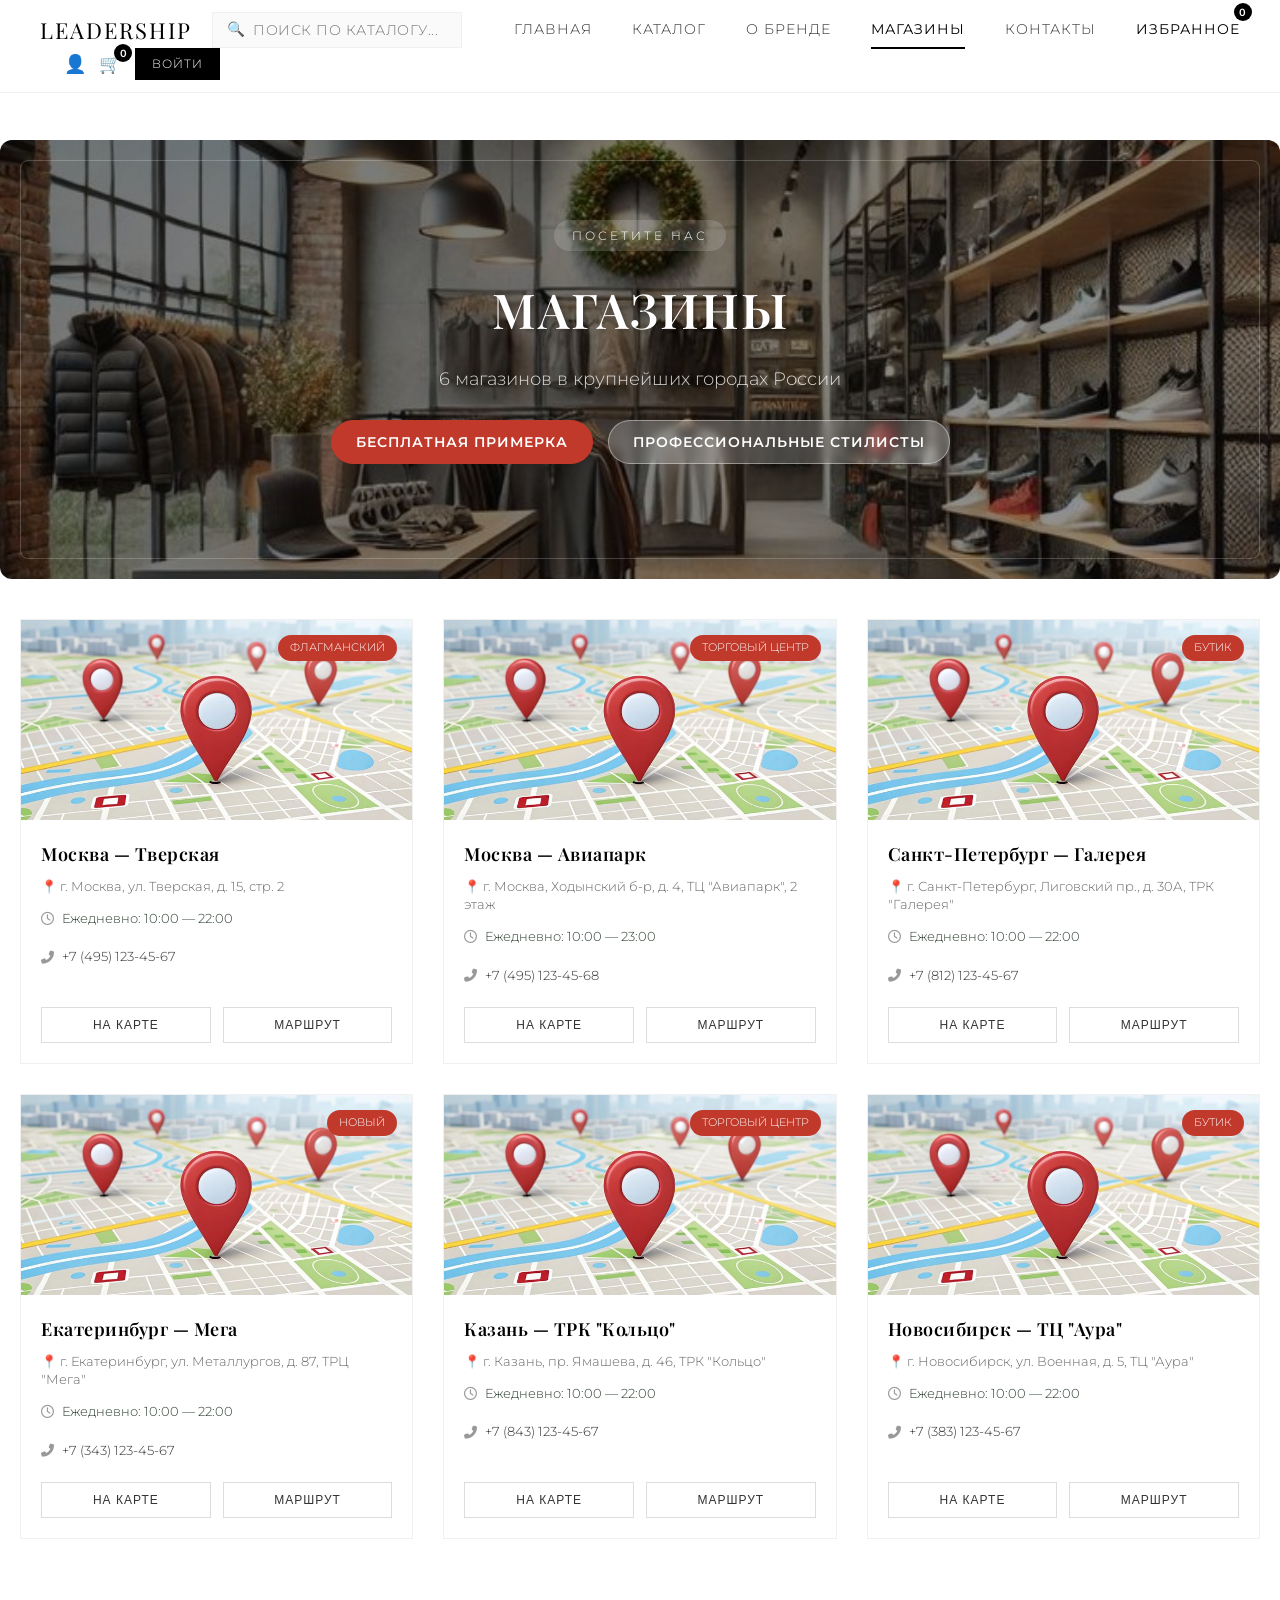
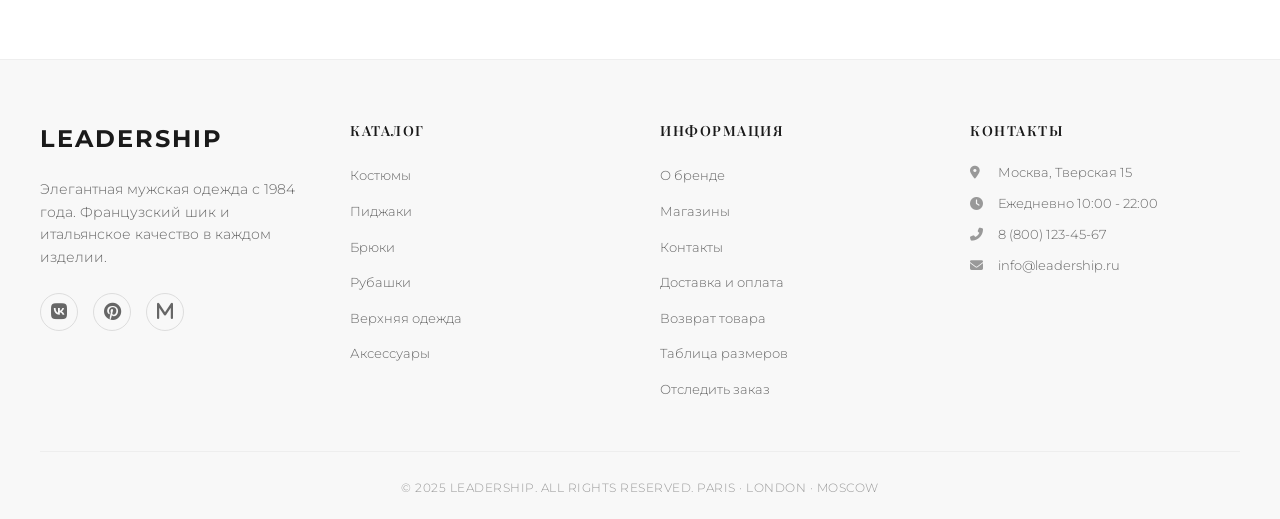
<file: shops.html>
<!DOCTYPE html>
<html lang="ru">
<head>
    <meta charset="UTF-8">
    <meta name="viewport" content="width=device-width, initial-scale=1.0">
    <title>Магазины | LEADERSHIP</title>
    <link rel="stylesheet" href="style.css">
    <link href="https://fonts.googleapis.com/css2?family=Inter:opsz,wght@14..32,300;14..32,400;14..32,500;14..32,600;14..32,700&display=swap" rel="stylesheet">
    <link rel="stylesheet" href="https://cdnjs.cloudflare.com/ajax/libs/font-awesome/6.4.0/css/all.min.css">
    <style>

        .shops-hero {
            background: linear-gradient(135deg, rgba(0,0,0,0.55), rgba(0,0,0,0.4)), url('https://images.pexels.com/photos/1043474/pexels-photo-1043474.jpeg?auto=compress&cs=tinysrgb&w=1920&h=500&fit=crop');
            background-size: cover;
            background-position: center 30%;
            color: white;
            padding: 80px 40px;
            border-radius: 12px;
            margin: 40px auto;
            text-align: center;
            position: relative;
            max-width: 1280px;
        }

         .shops-hero {
            background: linear-gradient(135deg, rgba(0,0,0,0.55), rgba(0,0,0,0.4)), url('images/jpg/магазиныбаннер.jpg');
            background-size: cover;
            background-position: center;
        } 

        .shops-hero:before {
            content: '';
            position: absolute;
            top: 20px;
            left: 20px;
            right: 20px;
            bottom: 20px;
            border: 1px solid rgba(255,255,255,0.2);
            pointer-events: none;
            border-radius: 8px;
        }

        .hero-badge {
            display: inline-block;
            font-size: 12px;
            letter-spacing: 3px;
            text-transform: uppercase;
            background: rgba(255,255,255,0.15);
            padding: 6px 18px;
            border-radius: 30px;
            margin-bottom: 20px;
            color: #fff;
        }

        .shops-hero h1 {
            font-size: 3rem;
            font-weight: 600;
            margin-bottom: 15px;
            color: white;
            text-shadow: 2px 2px 4px rgba(0,0,0,0.3);
            letter-spacing: 2px;
        }

        .shops-hero p {
            font-size: 1.1rem;
            opacity: 0.9;
            max-width: 600px;
            margin: 0 auto 25px;
            color: rgba(255,255,255,0.9);
        }

        .hero-discount-badges {
            display: flex;
            gap: 15px;
            justify-content: center;
            margin-top: 20px;
        }

        .hero-discount-badges .badge {
            background: rgba(255,255,255,0.2);
            backdrop-filter: blur(4px);
            padding: 10px 24px;
            border-radius: 40px;
            font-size: 14px;
            font-weight: 600;
            letter-spacing: 1px;
            border: 1px solid rgba(255,255,255,0.4);
            color: #ffffff;
        }

        .hero-discount-badges .badge:first-child {
            background: #c0392b;
            border-color: #c0392b;
        }

        .shops-container {
            max-width: 1280px;
            margin: 0 auto;
            padding: 0 20px 60px;
        }
        .shops-grid {
            display: grid;
            grid-template-columns: repeat(3, 1fr);
            gap: 30px;
        }
        .shop-card {
            background: #fff;
            border: 1px solid #f0f0f0;
            transition: all 0.3s;
            display: flex;
            flex-direction: column;
            height: 100%;
        }
        .shop-card:hover {
            transform: translateY(-5px);
            box-shadow: 0 10px 30px rgba(0,0,0,0.1);
        }
        .shop-image {
            height: 200px;
            background-size: cover;
            background-position: center;
            position: relative;
            cursor: pointer;
        }
        .shop-image-overlay {
            position: absolute;
            top: 0;
            left: 0;
            right: 0;
            bottom: 0;
            background: rgba(0,0,0,0.5);
            display: flex;
            align-items: center;
            justify-content: center;
            opacity: 0;
            transition: opacity 0.3s;
            color: white;
            font-size: 14px;
            gap: 10px;
        }
        .shop-image:hover .shop-image-overlay {
            opacity: 1;
        }
        .shop-badge {
            position: absolute;
            top: 15px;
            right: 15px;
            background: #c0392b;
            color: #fff;
            padding: 4px 12px;
            font-size: 11px;
            border-radius: 20px;
            z-index: 2;
        }
        .shop-info {
            padding: 20px;
            flex: 1;
            display: flex;
            flex-direction: column;
        }
        .shop-name {
            font-size: 18px;
            font-weight: 600;
            margin-bottom: 8px;
        }
        .shop-address {
            font-size: 13px;
            color: #666;
            margin-bottom: 12px;
            line-height: 1.4;
        }
        .shop-hours {
            font-size: 13px;
            color: #2c3e2f;
            margin-bottom: 15px;
            display: flex;
            align-items: center;
            gap: 8px;
        }
        .shop-hours i {
            color: #999;
        }
        .shop-phone {
            font-size: 13px;
            color: #333;
            margin-bottom: 20px;
            display: flex;
            align-items: center;
            gap: 8px;
        }
        .shop-phone i {
            color: #999;
        }
        .shop-actions {
            display: flex;
            gap: 12px;
            margin-top: auto;
        }
        .btn-map, .btn-route {
            flex: 1;
            padding: 10px;
            background: transparent;
            border: 1px solid #ddd;
            cursor: pointer;
            font-size: 12px;
            letter-spacing: 1px;
            transition: all 0.2s;
            text-align: center;
            text-decoration: none;
            color: #333;
        }
        .btn-map:hover, .btn-route:hover {
            border-color: #000;
            background: #000;
            color: #fff;
        }
        
        /* Стили для модального окна карты */
        .modal-map {
            display: none;
            position: fixed;
            top: 0;
            left: 0;
            width: 100%;
            height: 100%;
            background: rgba(0,0,0,0.8);
            z-index: 10000;
            justify-content: center;
            align-items: center;
        }
        .modal-map.show {
            display: flex;
        }
        .modal-map-content {
            background: #fff;
            width: 90%;
            max-width: 900px;
            max-height: 85vh;
            border-radius: 16px;
            overflow: hidden;
            position: relative;
        }
        .modal-map-header {
            display: flex;
            justify-content: space-between;
            align-items: center;
            padding: 15px 20px;
            border-bottom: 1px solid #eee;
        }
        .modal-map-header h3 {
            font-size: 18px;
            font-weight: 500;
        }
        .modal-map-close {
            background: none;
            border: none;
            font-size: 24px;
            cursor: pointer;
            color: #666;
        }
        .modal-map-close:hover {
            color: #000;
        }
        .modal-map-body {
            padding: 0;
            height: 500px;
        }
        .modal-map-body iframe {
            width: 100%;
            height: 100%;
            border: none;
        }
        
        @media (max-width: 1024px) {
            .shops-grid { grid-template-columns: repeat(2, 1fr); }
            .shops-hero h1 { font-size: 2.5rem; }
        }
        @media (max-width: 768px) {
            .shops-grid { grid-template-columns: 1fr; }
            .modal-map-body { height: 400px; }
            .shops-hero {
                padding: 50px 20px;
                margin: 30px auto;
            }
            .shops-hero h1 {
                font-size: 2rem;
            }
            .hero-discount-badges {
                flex-wrap: wrap;
                gap: 10px;
            }
            .hero-discount-badges .badge {
                padding: 6px 16px;
                font-size: 11px;
            }
            .hero-badge {
                font-size: 10px;
                padding: 4px 12px;
            }
        }
    </style>
</head>
<body>
    <div class="container">
        <header class="site-header">
            <div class="logo">
                <h1>LEADERSHIP</h1>
                <span class="logo-sub">PARIS · LONDON · MOSCOW</span>
            </div>
            <div class="header-search">
                <span class="search-icon">🔍</span>
                <input type="text" id="searchInput" placeholder="ПОИСК ПО КАТАЛОГУ...">
            </div>
            <nav class="main-nav">
                <a href="index.html">ГЛАВНАЯ</a>
                <a href="catalog.html">КАТАЛОГ</a>
                <a href="about.html">О БРЕНДЕ</a>
                <a href="shops.html" class="active">МАГАЗИНЫ</a>
                <a href="contacts.html">КОНТАКТЫ</a>
                <a href="favorites.html" class="favorites-link">
                    ИЗБРАННОЕ
                    <span class="cart-count" id="favoritesCount">0</span>
                </a>
            </nav>
            <div class="header-actions">
                <div class="header-icons">
                    <span class="header-icon" onclick="window.location.href='profile.html'">👤</span>
                    <span class="header-icon" onclick="window.location.href='cart.html'">
                        🛒
                        <span class="cart-count" id="cartCount">0</span>
                    </span>
                </div>
                <button class="btn-primary" id="authBtn">ВОЙТИ</button>
            </div>
        </header>
    </div>

    <!-- Баннер с фоновым изображением для страницы Магазины -->
    <div class="shops-hero">
        <div class="hero-badge">ПОСЕТИТЕ НАС</div>
        <h1>МАГАЗИНЫ</h1>
        <p>6 магазинов в крупнейших городах России</p>
        <div class="hero-discount-badges">
            <span class="badge">БЕСПЛАТНАЯ ПРИМЕРКА</span>
            <span class="badge">ПРОФЕССИОНАЛЬНЫЕ СТИЛИСТЫ</span>
        </div>
    </div>

    <div class="shops-container">
        <div class="shops-grid">
            <!-- Магазин 1: Москва - Тверская -->
            <div class="shop-card">
                <div class="shop-image" style="background-image: url('images/jpg/магазкарта.jpg');" onclick="openMapModal('Москва, Тверская улица, 15', 'Москва — Тверская')">
                    <div class="shop-image-overlay"><i class="fas fa-map-marked-alt"></i> Смотреть на карте</div>
                    <div class="shop-badge">ФЛАГМАНСКИЙ</div>
                </div>
                <div class="shop-info">
                    <h3 class="shop-name">Москва — Тверская</h3>
                    <p class="shop-address">📍 г. Москва, ул. Тверская, д. 15, стр. 2</p>
                    <p class="shop-hours"><i class="far fa-clock"></i> Ежедневно: 10:00 — 22:00</p>
                    <p class="shop-phone"><i class="fas fa-phone-alt"></i> +7 (495) 123-45-67</p>
                    <div class="shop-actions">
                        <button class="btn-map" onclick="openMapModal('Москва, Тверская улица, 15', 'Москва — Тверская')">НА КАРТЕ</button>
                        <button class="btn-route" onclick="openRoute('Москва, Тверская улица, 15')">МАРШРУТ</button>
                    </div>
                </div>
            </div>

            <!-- Магазин 2: Москва - Авиапарк -->
            <div class="shop-card">
                <div class="shop-image" style="background-image: url('images/jpg/магазкарта.jpg');" onclick="openMapModal('Москва, Ходынский бульвар, 4', 'Москва — Авиапарк')">
                    <div class="shop-image-overlay"><i class="fas fa-map-marked-alt"></i> Смотреть на карте</div>
                    <div class="shop-badge">ТОРГОВЫЙ ЦЕНТР</div>
                </div>
                <div class="shop-info">
                    <h3 class="shop-name">Москва — Авиапарк</h3>
                    <p class="shop-address">📍 г. Москва, Ходынский б-р, д. 4, ТЦ "Авиапарк", 2 этаж</p>
                    <p class="shop-hours"><i class="far fa-clock"></i> Ежедневно: 10:00 — 23:00</p>
                    <p class="shop-phone"><i class="fas fa-phone-alt"></i> +7 (495) 123-45-68</p>
                    <div class="shop-actions">
                        <button class="btn-map" onclick="openMapModal('Москва, Ходынский бульвар, 4', 'Москва — Авиапарк')">НА КАРТЕ</button>
                        <button class="btn-route" onclick="openRoute('Москва, Ходынский бульвар, 4')">МАРШРУТ</button>
                    </div>
                </div>
            </div>

            <!-- Магазин 3: Санкт-Петербург - Галерея -->
            <div class="shop-card">
                <div class="shop-image" style="background-image: url('images/jpg/магазкарта.jpg');" onclick="openMapModal('Санкт-Петербург, Лиговский проспект, 30А', 'Санкт-Петербург — Галерея')">
                    <div class="shop-image-overlay"><i class="fas fa-map-marked-alt"></i> Смотреть на карте</div>
                    <div class="shop-badge">БУТИК</div>
                </div>
                <div class="shop-info">
                    <h3 class="shop-name">Санкт-Петербург — Галерея</h3>
                    <p class="shop-address">📍 г. Санкт-Петербург, Лиговский пр., д. 30А, ТРК "Галерея"</p>
                    <p class="shop-hours"><i class="far fa-clock"></i> Ежедневно: 10:00 — 22:00</p>
                    <p class="shop-phone"><i class="fas fa-phone-alt"></i> +7 (812) 123-45-67</p>
                    <div class="shop-actions">
                        <button class="btn-map" onclick="openMapModal('Санкт-Петербург, Лиговский проспект, 30А', 'Санкт-Петербург — Галерея')">НА КАРТЕ</button>
                        <button class="btn-route" onclick="openRoute('Санкт-Петербург, Лиговский проспект, 30А')">МАРШРУТ</button>
                    </div>
                </div>
            </div>

            <!-- Магазин 4: Екатеринбург - Мега -->
            <div class="shop-card">
                <div class="shop-image" style="background-image: url('images/jpg/магазкарта.jpg');" onclick="openMapModal('Екатеринбург, улица Металлургов, 87', 'Екатеринбург — Мега')">
                    <div class="shop-image-overlay"><i class="fas fa-map-marked-alt"></i> Смотреть на карте</div>
                    <div class="shop-badge">НОВЫЙ</div>
                </div>
                <div class="shop-info">
                    <h3 class="shop-name">Екатеринбург — Мега</h3>
                    <p class="shop-address">📍 г. Екатеринбург, ул. Металлургов, д. 87, ТРЦ "Мега"</p>
                    <p class="shop-hours"><i class="far fa-clock"></i> Ежедневно: 10:00 — 22:00</p>
                    <p class="shop-phone"><i class="fas fa-phone-alt"></i> +7 (343) 123-45-67</p>
                    <div class="shop-actions">
                        <button class="btn-map" onclick="openMapModal('Екатеринбург, улица Металлургов, 87', 'Екатеринбург — Мега')">НА КАРТЕ</button>
                        <button class="btn-route" onclick="openRoute('Екатеринбург, улица Металлургов, 87')">МАРШРУТ</button>
                    </div>
                </div>
            </div>

            <!-- Магазин 5: Казань - ТРК Кольцо -->
            <div class="shop-card">
                <div class="shop-image" style="background-image: url('images/jpg/магазкарта.jpg');" onclick="openMapModal('Казань, проспект Ямашева, 46', 'Казань — ТРК Кольцо')">
                    <div class="shop-image-overlay"><i class="fas fa-map-marked-alt"></i> Смотреть на карте</div>
                    <div class="shop-badge">ТОРГОВЫЙ ЦЕНТР</div>
                </div>
                <div class="shop-info">
                    <h3 class="shop-name">Казань — ТРК "Кольцо"</h3>
                    <p class="shop-address">📍 г. Казань, пр. Ямашева, д. 46, ТРК "Кольцо"</p>
                    <p class="shop-hours"><i class="far fa-clock"></i> Ежедневно: 10:00 — 22:00</p>
                    <p class="shop-phone"><i class="fas fa-phone-alt"></i> +7 (843) 123-45-67</p>
                    <div class="shop-actions">
                        <button class="btn-map" onclick="openMapModal('Казань, проспект Ямашева, 46', 'Казань — ТРК Кольцо')">НА КАРТЕ</button>
                        <button class="btn-route" onclick="openRoute('Казань, проспект Ямашева, 46')">МАРШРУТ</button>
                    </div>
                </div>
            </div>

            <!-- Магазин 6: Новосибирск - ТЦ Аура -->
            <div class="shop-card">
                <div class="shop-image" style="background-image: url('images/jpg/магазкарта.jpg');" onclick="openMapModal('Новосибирск, улица Военная, 5', 'Новосибирск — ТЦ Аура')">
                    <div class="shop-image-overlay"><i class="fas fa-map-marked-alt"></i> Смотреть на карте</div>
                    <div class="shop-badge">БУТИК</div>
                </div>
                <div class="shop-info">
                    <h3 class="shop-name">Новосибирск — ТЦ "Аура"</h3>
                    <p class="shop-address">📍 г. Новосибирск, ул. Военная, д. 5, ТЦ "Аура"</p>
                    <p class="shop-hours"><i class="far fa-clock"></i> Ежедневно: 10:00 — 22:00</p>
                    <p class="shop-phone"><i class="fas fa-phone-alt"></i> +7 (383) 123-45-67</p>
                    <div class="shop-actions">
                        <button class="btn-map" onclick="openMapModal('Новосибирск, улица Военная, 5', 'Новосибирск — ТЦ Аура')">НА КАРТЕ</button>
                        <button class="btn-route" onclick="openRoute('Новосибирск, улица Военная, 5')">МАРШРУТ</button>
                    </div>
                </div>
            </div>
        </div>
    </div>

    <!-- Модальное окно с картой -->
    <div id="mapModal" class="modal-map">
        <div class="modal-map-content">
            <div class="modal-map-header">
                <h3 id="modalShopName">Магазин на карте</h3>
                <button class="modal-map-close" onclick="closeMapModal()">✕</button>
            </div>
            <div class="modal-map-body">
                <iframe id="mapIframe" src="" allowfullscreen></iframe>
            </div>
        </div>
    </div>

   <footer class="footer">
    <div class="container">
        <div class="footer-grid">
            <div class="footer-col">
                <a href="index.html" class="footer-logo">LEADERSHIP</a>
                <p class="footer-desc">Элегантная мужская одежда с 1984 года. Французский шик и итальянское качество в каждом изделии.</p>
                <div class="social-links">
                    <a href="https://vk.com" class="social-link" onclick="openSocial('vk')"><i class="fab fa-vk"></i></a>
                    <a href="https://pinterest.com" class="social-link" onclick="openSocial('pinterest')"><i class="fab fa-pinterest"></i></a>
                    <a href="https://max.ru" class="social-link" onclick="openSocial('max')"><i class="fas fa-m"></i></a>
                </div>
            </div>
            <div class="footer-col">
                <h4>КАТАЛОГ</h4>
                <ul>
                    <li><a href="catalog.html?category=suits">Костюмы</a></li>
                    <li><a href="catalog.html?category=jackets">Пиджаки</a></li>
                    <li><a href="catalog.html?category=trousers">Брюки</a></li>
                    <li><a href="catalog.html?category=shirts">Рубашки</a></li>
                    <li><a href="catalog.html?category=outerwear">Верхняя одежда</a></li>
                    <li><a href="catalog.html?category=accessories">Аксессуары</a></li>
                </ul>
            </div>
            <div class="footer-col">
                <h4>ИНФОРМАЦИЯ</h4>
                <ul>
                    <li><a href="about.html">О бренде</a></li>
                    <li><a href="shops.html">Магазины</a></li>
                    <li><a href="contacts.html">Контакты</a></li>
                    <li><a href="delivery.html">Доставка и оплата</a></li>
                    <li><a href="return.html">Возврат товара</a></li>
                    <li><a href="size-guide.html">Таблица размеров</a></li>
                    <li><a href="track-order.html">Отследить заказ</a></li>
                </ul>
            </div>
            <div class="footer-col">
                <h4>КОНТАКТЫ</h4>
                <ul class="contact-list">
                    <li><i class="fas fa-map-marker-alt"></i><span>Москва, Тверская 15</span></li>
                    <li><i class="fas fa-clock"></i><span>Ежедневно 10:00 - 22:00</span></li>
                    <li><i class="fas fa-phone-alt"></i><span>8 (800) 123-45-67</span></li>
                    <li><i class="fas fa-envelope"></i><a href="mailto:info@leadership.ru">info@leadership.ru</a></li>
                </ul>
            </div>
        </div>
        <div class="footer-bottom">
            <p>© 2025 LEADERSHIP. ALL RIGHTS RESERVED. PARIS · LONDON · MOSCOW</p>
        </div>
    </div>
</footer>

    <script>
        // ============== ПЕРЕМЕННЫЕ ==============
        let favorites = JSON.parse(localStorage.getItem('favorites')) || [];
        let cart = JSON.parse(localStorage.getItem('cart')) || [];

        function updateCounters() {
            const favSpan = document.getElementById('favoritesCount');
            if (favSpan) {
                favSpan.textContent = favorites.length;
                favSpan.style.display = favorites.length > 0 ? 'inline-block' : 'none';
            }
            const cartSpan = document.getElementById('cartCount');
            if (cartSpan) {
                cartSpan.textContent = cart.length;
                cartSpan.style.display = cart.length > 0 ? 'inline-block' : 'none';
            }
        }

        function openMapModal(address, shopName) {
            const modal = document.getElementById('mapModal');
            const iframe = document.getElementById('mapIframe');
            const modalTitle = document.getElementById('modalShopName');
            
            modalTitle.textContent = shopName + ' — расположение на карте';
            
            const encodedAddress = encodeURIComponent(address);
            iframe.src = `https://yandex.ru/map-widget/v1/?ll=37.617698,55.755864&z=17&pt=${encodedAddress}&whatshere%5Bpoint%5D=${encodedAddress}&whatshere%5Bzoom%5D=17&mode=whatshere`;
            
            modal.classList.add('show');
            document.body.style.overflow = 'hidden';
        }
        
        function closeMapModal() {
            const modal = document.getElementById('mapModal');
            const iframe = document.getElementById('mapIframe');
            modal.classList.remove('show');
            iframe.src = '';
            document.body.style.overflow = '';
        }
        
        function openRoute(address) {
            const encodedAddress = encodeURIComponent(address);
            window.open(`https://yandex.ru/maps/?rtext=~${encodedAddress}`, '_blank');
        }
        
        document.addEventListener('click', function(e) {
            const modal = document.getElementById('mapModal');
            if (e.target === modal) closeMapModal();
        });
        
        document.addEventListener('keydown', function(e) {
            if (e.key === 'Escape') {
                const modal = document.getElementById('mapModal');
                if (modal && modal.classList.contains('show')) closeMapModal();
            }
        });

        function performGlobalSearch() {
            const searchInput = document.getElementById('searchInput');
            if (!searchInput) return;
            const query = searchInput.value.trim();
            if (!query) { alert('Введите поисковый запрос'); return; }
            localStorage.setItem('globalSearchQuery', query);
            window.location.href = 'catalog.html';
        }

        function setupSearchOnEnter() {
            const searchInput = document.getElementById('searchInput');
            if (searchInput) searchInput.addEventListener('keypress', (e) => {
                if (e.key === 'Enter') performGlobalSearch();
            });
            const searchIcon = document.querySelector('.search-icon');
            if (searchIcon) searchIcon.addEventListener('click', performGlobalSearch);
        }

        document.addEventListener('DOMContentLoaded', function() {
            updateCounters();
            setupSearchOnEnter();
        });
    </script>
    <script>
// ============== УПРАВЛЕНИЕ СОСТОЯНИЕМ АВТОРИЗАЦИИ ==============
// Проверка авторизации при загрузке каждой страницы
function checkAuthState() {
    const currentUser = localStorage.getItem('currentUser');
    const authBtn = document.getElementById('authBtn');
    
    if (authBtn) {
        if (currentUser) {
            // Пользователь авторизован - показываем "ВЫЙТИ"
            authBtn.textContent = 'ВЫЙТИ';
            authBtn.onclick = function() {
                if (confirm('Вы уверены, что хотите выйти?')) {
                    localStorage.removeItem('currentUser');
                    localStorage.removeItem('userName');
                    localStorage.removeItem('userEmail');
                    showAuthNotification('Вы вышли из аккаунта', 'info');
                    setTimeout(() => {
                        window.location.href = 'index.html';
                    }, 1500);
                }
            };
        } else {
            // Пользователь не авторизован - показываем "ВОЙТИ"
            authBtn.textContent = 'ВОЙТИ';
            authBtn.onclick = function() {
                window.location.href = 'login.html';
            };
        }
    }
}

// Функция уведомлений
function showAuthNotification(message, type = 'info') {
    const notif = document.createElement('div');
    notif.className = 'auth-notification';
    notif.textContent = message;
    notif.style.cssText = `
        position: fixed;
        bottom: 30px;
        right: 30px;
        background: #1a1a1a;
        color: white;
        padding: 12px 24px;
        border-radius: 8px;
        font-size: 14px;
        z-index: 10001;
        animation: slideInAuth 0.3s ease;
        box-shadow: 0 4px 15px rgba(0,0,0,0.2);
    `;
    document.body.appendChild(notif);
    
    setTimeout(() => {
        notif.style.animation = 'slideOutAuth 0.3s ease';
        setTimeout(() => notif.remove(), 300);
    }, 3000);
}

// Добавляем стили для анимации
const authStyle = document.createElement('style');
authStyle.textContent = `
    @keyframes slideInAuth {
        from { transform: translateX(100%); opacity: 0; }
        to { transform: translateX(0); opacity: 1; }
    }
    @keyframes slideOutAuth {
        from { transform: translateX(0); opacity: 1; }
        to { transform: translateX(100%); opacity: 0; }
    }
`;
document.head.appendChild(authStyle);

// Запускаем проверку при загрузке страницы
document.addEventListener('DOMContentLoaded', function() {
    checkAuthState();
    
    // Слушаем изменения localStorage (для синхронизации между вкладками)
    window.addEventListener('storage', function(e) {
        if (e.key === 'currentUser') {
            checkAuthState();
        }
    });
});
</script>
</body>
</html>
</file>
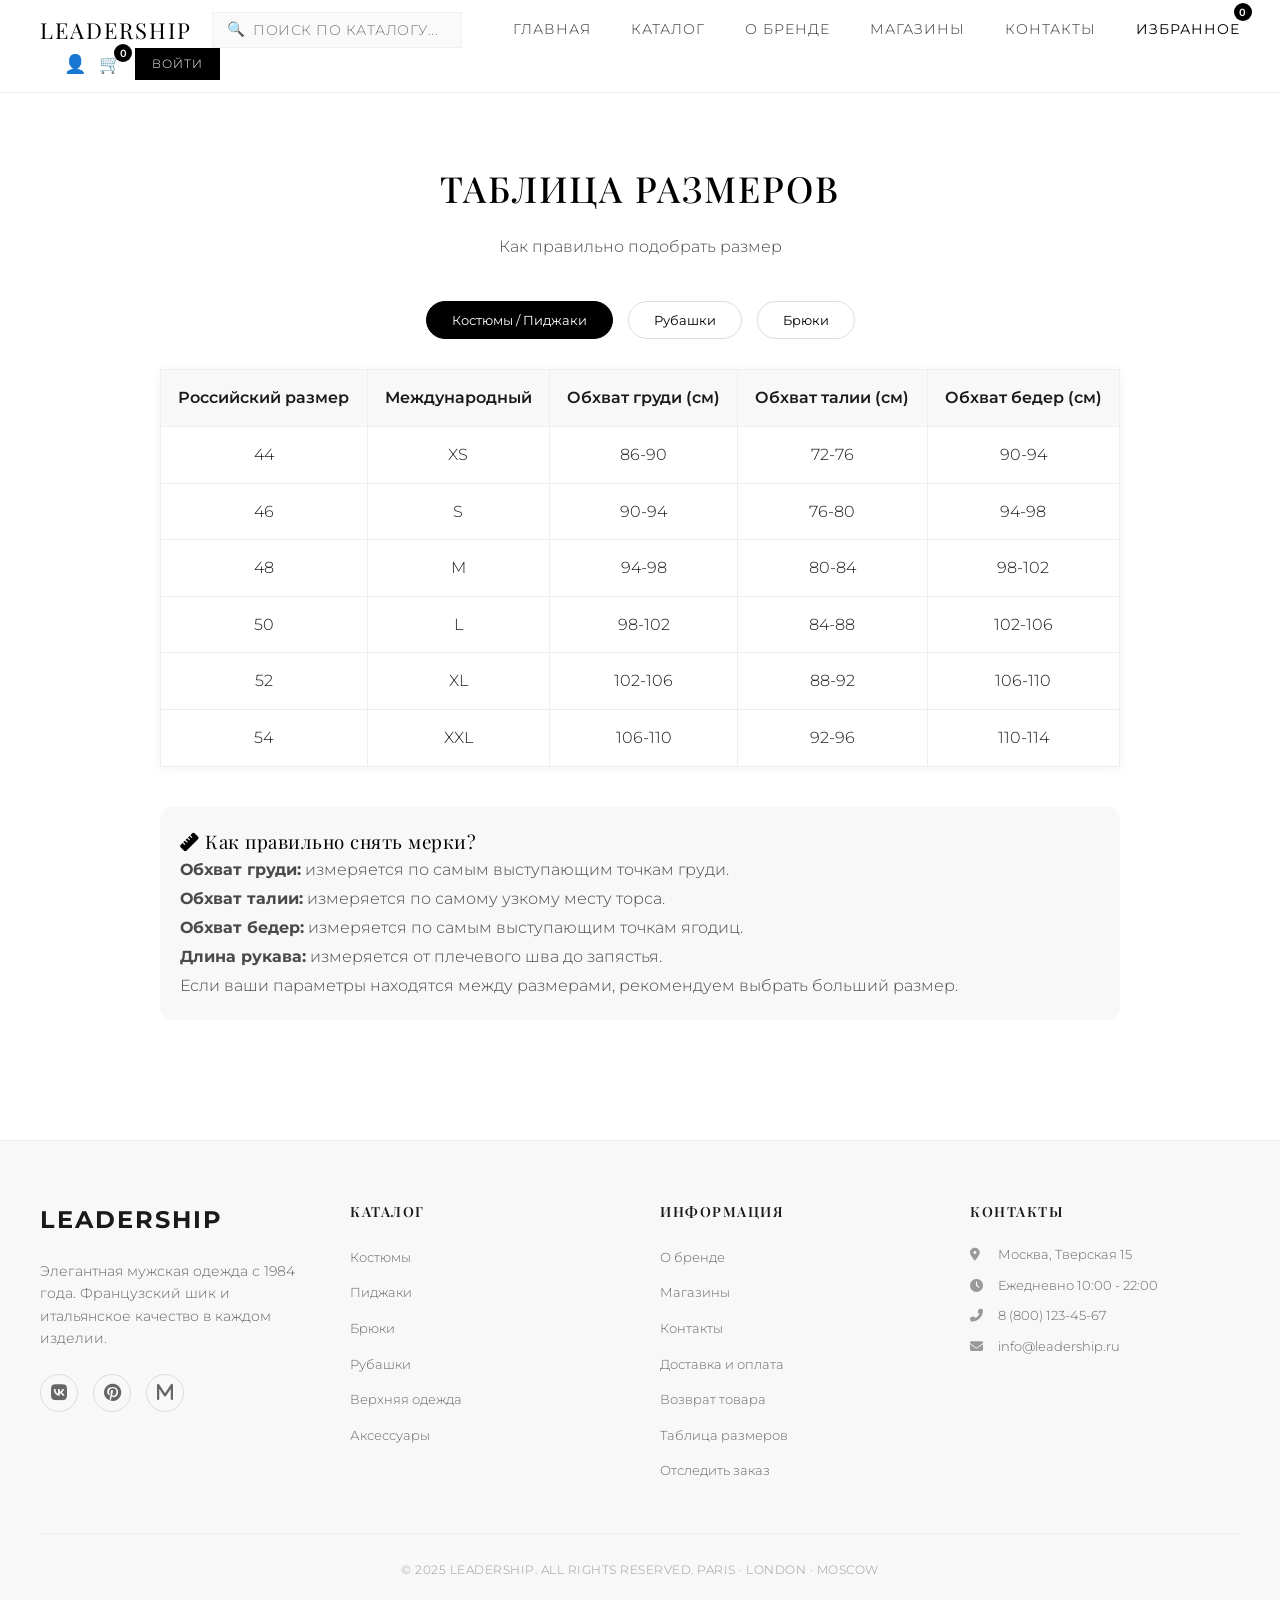
<file: size-guide.html>
<!DOCTYPE html>
<html lang="ru">

<head>
    <meta charset="UTF-8">
    <meta name="viewport" content="width=device-width, initial-scale=1.0">
    <title>Таблица размеров | LEADERSHIP</title>
    <link rel="stylesheet" href="style.css">
    <link
        href="https://fonts.googleapis.com/css2?family=Inter:opsz,wght@14..32,300;14..32,400;14..32,500;14..32,600;14..32,700&display=swap"
        rel="stylesheet">
    <link rel="stylesheet" href="https://cdnjs.cloudflare.com/ajax/libs/font-awesome/6.4.0/css/all.min.css">
    <style>
        .page-content {
            max-width: 1000px;
            margin: 0 auto;
            padding: 60px 20px;
            min-height: 500px;
        }

        .page-header {
            text-align: center;
            margin-bottom: 40px;
        }

        .page-header h1 {
            font-size: 36px;
            font-weight: 500;
            margin-bottom: 15px;
        }

        .size-table {
            width: 100%;
            border-collapse: collapse;
            margin-bottom: 40px;
            background: white;
            box-shadow: 0 2px 10px rgba(0, 0, 0, 0.05);
        }

        .size-table th,
        .size-table td {
            padding: 15px;
            text-align: center;
            border: 1px solid #eee;
        }

        .size-table th {
            background: #f8f8f8;
            font-weight: 600;
        }

        .size-table tr:hover {
            background: #fafafa;
        }

        .note {
            background: #f8f8f8;
            padding: 20px;
            border-radius: 12px;
            margin-top: 30px;
        }

        .flex-buttons {
            display: flex;
            gap: 15px;
            justify-content: center;
            margin-bottom: 30px;
            flex-wrap: wrap;
        }

        .cat-btn {
            padding: 10px 25px;
            background: none;
            border: 1px solid #ddd;
            cursor: pointer;
            transition: all 0.2s;
            border-radius: 30px;
            font-family: inherit;
        }

        .cat-btn.active {
            background: #000;
            color: white;
            border-color: #000;
        }

        @media (max-width: 768px) {

            .size-table th,
            .size-table td {
                padding: 8px;
                font-size: 12px;
            }
        }
    </style>
</head>

<body>
    <div class="container">
        <!-- Шапка сайта (обновленная, как на всех страницах) -->
        <header class="site-header">
            <div class="logo">
                <h1>LEADERSHIP</h1>
                <span class="logo-sub">PARIS · LONDON · MOSCOW</span>
            </div>

            <div class="header-search">
                <span class="search-icon">🔍</span>
                <input type="text" id="searchInput" placeholder="ПОИСК ПО КАТАЛОГУ...">
            </div>

            <nav class="main-nav">
                <a href="index.html">ГЛАВНАЯ</a>
                <a href="catalog.html">КАТАЛОГ</a>
                <a href="about.html">О БРЕНДЕ</a>
                <a href="shops.html">МАГАЗИНЫ</a>
                <a href="contacts.html">КОНТАКТЫ</a>
                <a href="favorites.html" class="favorites-link">
                    ИЗБРАННОЕ
                    <span class="cart-count" id="favoritesCount" style="display:none;">0</span>
                </a>
            </nav>

            <div class="header-actions">
                <div class="header-icons">
                    <span class="header-icon" onclick="window.location.href='profile.html'">👤</span>
                    <span class="header-icon" onclick="window.location.href='cart.html'">
                        🛒
                        <span class="cart-count" id="cartCount" style="display:none;">0</span>
                    </span>
                </div>
                <button class="btn-primary" id="authBtn">ВОЙТИ</button>
            </div>
        </header>
    </div>

    <div class="page-content">
        <div class="page-header">
            <h1>ТАБЛИЦА РАЗМЕРОВ</h1>
            <p>Как правильно подобрать размер</p>
        </div>

        <div class="flex-buttons">
            <button class="cat-btn active" onclick="showSizeTable('suits')">Костюмы / Пиджаки</button>
            <button class="cat-btn" onclick="showSizeTable('shirts')">Рубашки</button>
            <button class="cat-btn" onclick="showSizeTable('trousers')">Брюки</button>
        </div>

        <div id="suitsTable" class="size-table-container">
            <table class="size-table">
                <thead>
                    <tr>
                        <th>Российский размер</th>
                        <th>Международный</th>
                        <th>Обхват груди (см)</th>
                        <th>Обхват талии (см)</th>
                        <th>Обхват бедер (см)</th>
                    </tr>
                </thead>
                <tbody>
                    <tr>
                        <td>44</td>
                        <td>XS</td>
                        <td>86-90</td>
                        <td>72-76</td>
                        <td>90-94</td>
                    </tr>
                    <tr>
                        <td>46</td>
                        <td>S</td>
                        <td>90-94</td>
                        <td>76-80</td>
                        <td>94-98</td>
                    </tr>
                    <tr>
                        <td>48</td>
                        <td>M</td>
                        <td>94-98</td>
                        <td>80-84</td>
                        <td>98-102</td>
                    </tr>
                    <tr>
                        <td>50</td>
                        <td>L</td>
                        <td>98-102</td>
                        <td>84-88</td>
                        <td>102-106</td>
                    </tr>
                    <tr>
                        <td>52</td>
                        <td>XL</td>
                        <td>102-106</td>
                        <td>88-92</td>
                        <td>106-110</td>
                    </tr>
                    <tr>
                        <td>54</td>
                        <td>XXL</td>
                        <td>106-110</td>
                        <td>92-96</td>
                        <td>110-114</td>
                    </tr>
                </tbody>
            </table>
        </div>

        <div id="shirtsTable" class="size-table-container" style="display:none">
            <table class="size-table">
                <thead>
                    <tr>
                        <th>Российский размер</th>
                        <th>Международный</th>
                        <th>Обхват шеи (см)</th>
                        <th>Длина рукава (см)</th>
                        <th>Обхват груди (см)</th>
                    </tr>
                </thead>
                <tbody>
                    <tr>
                        <td>37</td>
                        <td>XS</td>
                        <td>37-38</td>
                        <td>60-62</td>
                        <td>86-90</td>
                    </tr>
                    <tr>
                        <td>38</td>
                        <td>S</td>
                        <td>38-39</td>
                        <td>62-64</td>
                        <td>90-94</td>
                    </tr>
                    <tr>
                        <td>39</td>
                        <td>M</td>
                        <td>39-40</td>
                        <td>64-66</td>
                        <td>94-98</td>
                    </tr>
                    <tr>
                        <td>41</td>
                        <td>L</td>
                        <td>41-42</td>
                        <td>66-68</td>
                        <td>98-102</td>
                    </tr>
                    <tr>
                        <td>43</td>
                        <td>XL</td>
                        <td>43-44</td>
                        <td>68-70</td>
                        <td>102-106</td>
                    </tr>
                    <tr>
                        <td>45</td>
                        <td>XXL</td>
                        <td>45-46</td>
                        <td>70-72</td>
                        <td>106-110</td>
                    </tr>
                </tbody>
            </table>
        </div>

        <div id="trousersTable" class="size-table-container" style="display:none">
            <table class="size-table">
                <thead>
                    <tr>
                        <th>Российский размер</th>
                        <th>Международный</th>
                        <th>Обхват талии (см)</th>
                        <th>Обхват бедер (см)</th>
                        <th>Длина по боковому шву (см)</th>
                    </tr>
                </thead>
                <tbody>
                    <tr>
                        <td>44</td>
                        <td>XS</td>
                        <td>72-76</td>
                        <td>90-94</td>
                        <td>104-106</td>
                    </tr>
                    <tr>
                        <td>46</td>
                        <td>S</td>
                        <td>76-80</td>
                        <td>94-98</td>
                        <td>105-107</td>
                    </tr>
                    <tr>
                        <td>48</td>
                        <td>M</td>
                        <td>80-84</td>
                        <td>98-102</td>
                        <td>106-108</td>
                    </tr>
                    <tr>
                        <td>50</td>
                        <td>L</td>
                        <td>84-88</td>
                        <td>102-106</td>
                        <td>107-109</td>
                    </tr>
                    <tr>
                        <td>52</td>
                        <td>XL</td>
                        <td>88-92</td>
                        <td>106-110</td>
                        <td>108-110</td>
                    </tr>
                    <tr>
                        <td>54</td>
                        <td>XXL</td>
                        <td>92-96</td>
                        <td>110-114</td>
                        <td>109-111</td>
                    </tr>
                </tbody>
            </table>
        </div>

        <div class="note">
            <h3><i class="fas fa-ruler"></i> Как правильно снять мерки?</h3>
            <p><strong>Обхват груди:</strong> измеряется по самым выступающим точкам груди.<br>
                <strong>Обхват талии:</strong> измеряется по самому узкому месту торса.<br>
                <strong>Обхват бедер:</strong> измеряется по самым выступающим точкам ягодиц.<br>
                <strong>Длина рукава:</strong> измеряется от плечевого шва до запястья.
            </p>
            <p>Если ваши параметры находятся между размерами, рекомендуем выбрать больший размер.</p>
        </div>
    </div>

    <footer class="footer">
        <div class="container">
            <div class="footer-grid">
                <div class="footer-col">
                    <a href="index.html" class="footer-logo">LEADERSHIP</a>
                    <p class="footer-desc">Элегантная мужская одежда с 1984 года. Французский шик и итальянское качество в каждом изделии.</p>
                    <div class="social-links">
                        <a href="https://vk.com" class="social-link" onclick="openSocial('vk')"><i class="fab fa-vk"></i></a>
                        <a href="https://pinterest.com" class="social-link" onclick="openSocial('pinterest')"><i class="fab fa-pinterest"></i></a>
                        <a href="https://max.ru" class="social-link" onclick="openSocial('max')"><i class="fas fa-m"></i></a>
                    </div>
                </div>
                <div class="footer-col">
                    <h4>КАТАЛОГ</h4>
                    <ul>
                        <li><a href="catalog.html?category=suits">Костюмы</a></li>
                        <li><a href="catalog.html?category=jackets">Пиджаки</a></li>
                        <li><a href="catalog.html?category=trousers">Брюки</a></li>
                        <li><a href="catalog.html?category=shirts">Рубашки</a></li>
                        <li><a href="catalog.html?category=outerwear">Верхняя одежда</a></li>
                        <li><a href="catalog.html?category=accessories">Аксессуары</a></li>
                    </ul>
                </div>
                <div class="footer-col">
                    <h4>ИНФОРМАЦИЯ</h4>
                    <ul>
                        <li><a href="about.html">О бренде</a></li>
                        <li><a href="shops.html">Магазины</a></li>
                        <li><a href="contacts.html">Контакты</a></li>
                        <li><a href="delivery.html">Доставка и оплата</a></li>
                        <li><a href="return.html">Возврат товара</a></li>
                        <li><a href="size-guide.html">Таблица размеров</a></li>
                        <li><a href="track-order.html">Отследить заказ</a></li>
                    </ul>
                </div>
                <div class="footer-col">
                    <h4>КОНТАКТЫ</h4>
                    <ul class="contact-list">
                        <li><i class="fas fa-map-marker-alt"></i><span>Москва, Тверская 15</span></li>
                        <li><i class="fas fa-clock"></i><span>Ежедневно 10:00 - 22:00</span></li>
                        <li><i class="fas fa-phone-alt"></i><span>8 (800) 123-45-67</span></li>
                        <li><i class="fas fa-envelope"></i><a href="mailto:info@leadership.ru">info@leadership.ru</a></li>
                    </ul>
                </div>
            </div>
            <div class="footer-bottom">
                <p>© 2025 LEADERSHIP. ALL RIGHTS RESERVED. PARIS · LONDON · MOSCOW</p>
            </div>
        </div>
    </footer>

    <script>
        function showSizeTable(type) {
            document.querySelectorAll('.size-table-container').forEach(el => el.style.display = 'none');
            document.getElementById(type + 'Table').style.display = 'block';
            document.querySelectorAll('.cat-btn').forEach(btn => btn.classList.remove('active'));
            event.target.classList.add('active');
        }

        let favorites = JSON.parse(localStorage.getItem('favorites')) || [];
        let cart = JSON.parse(localStorage.getItem('cart')) || [];

        function updateCounters() {
            const favCount = document.getElementById('favoritesCount');
            if (favCount) {
                favCount.textContent = favorites.length;
                favCount.style.display = favorites.length > 0 ? 'flex' : 'none';
            }
            const cartCount = document.getElementById('cartCount');
            if (cartCount) {
                cartCount.textContent = cart.length;
                cartCount.style.display = cart.length > 0 ? 'flex' : 'none';
            }
        }

        document.addEventListener('DOMContentLoaded', updateCounters);
    </script>
    <script>
        function performGlobalSearch() {
            const searchInput = document.getElementById('searchInput');
            if (!searchInput) return;
            const query = searchInput.value.trim();
            if (!query) { 
                alert('Введите поисковый запрос'); 
                return; 
            }
            localStorage.setItem('globalSearchQuery', query);
            window.location.href = 'catalog.html?search=' + encodeURIComponent(query);
        }

        function setupSearchOnEnter() {
            const searchInput = document.getElementById('searchInput');
            if (searchInput) {
                searchInput.addEventListener('keypress', function (e) {
                    if (e.key === 'Enter') {
                        e.preventDefault();
                        performGlobalSearch();
                    }
                });
            }
        }

        function setupSearchIcon() {
            const searchIcon = document.querySelector('.search-icon');
            if (searchIcon) {
                searchIcon.addEventListener('click', function () {
                    performGlobalSearch();
                });
            }
        }

        document.addEventListener('DOMContentLoaded', function () {
            setupSearchOnEnter();
            setupSearchIcon();
        });

        function openSocial(network) {
            const urls = {
                'vk': 'https://vk.com',
                'pinterest': 'https://pinterest.com',
                'max': 'https://max.ru'
            };
            window.open(urls[network], '_blank');
        }
    </script>
    <script>
        function checkAuthState() {
            const currentUser = localStorage.getItem('currentUser');
            const authBtn = document.getElementById('authBtn');
            
            if (authBtn) {
                if (currentUser) {
                    authBtn.textContent = 'ВЫЙТИ';
                    authBtn.onclick = function() {
                        if (confirm('Вы уверены, что хотите выйти?')) {
                            localStorage.removeItem('currentUser');
                            localStorage.removeItem('userName');
                            localStorage.removeItem('userEmail');
                            showAuthNotification('Вы вышли из аккаунта', 'info');
                            setTimeout(() => {
                                window.location.href = 'index.html';
                            }, 1500);
                        }
                    };
                } else {
                    authBtn.textContent = 'ВОЙТИ';
                    authBtn.onclick = function() {
                        window.location.href = 'login.html';
                    };
                }
            }
        }

        function showAuthNotification(message, type = 'info') {
            const notif = document.createElement('div');
            notif.className = 'auth-notification';
            notif.textContent = message;
            notif.style.cssText = `
                position: fixed;
                bottom: 30px;
                right: 30px;
                background: #1a1a1a;
                color: white;
                padding: 12px 24px;
                border-radius: 8px;
                font-size: 14px;
                z-index: 10001;
                animation: slideInAuth 0.3s ease;
                box-shadow: 0 4px 15px rgba(0,0,0,0.2);
            `;
            document.body.appendChild(notif);
            
            setTimeout(() => {
                notif.style.animation = 'slideOutAuth 0.3s ease';
                setTimeout(() => notif.remove(), 300);
            }, 3000);
        }

        const authStyle = document.createElement('style');
        authStyle.textContent = `
            @keyframes slideInAuth {
                from { transform: translateX(100%); opacity: 0; }
                to { transform: translateX(0); opacity: 1; }
            }
            @keyframes slideOutAuth {
                from { transform: translateX(0); opacity: 1; }
                to { transform: translateX(100%); opacity: 0; }
            }
        `;
        document.head.appendChild(authStyle);

        document.addEventListener('DOMContentLoaded', function() {
            checkAuthState();
            
            window.addEventListener('storage', function(e) {
                if (e.key === 'currentUser') {
                    checkAuthState();
                }
            });
        });
    </script>
</body>

</html>
</file>
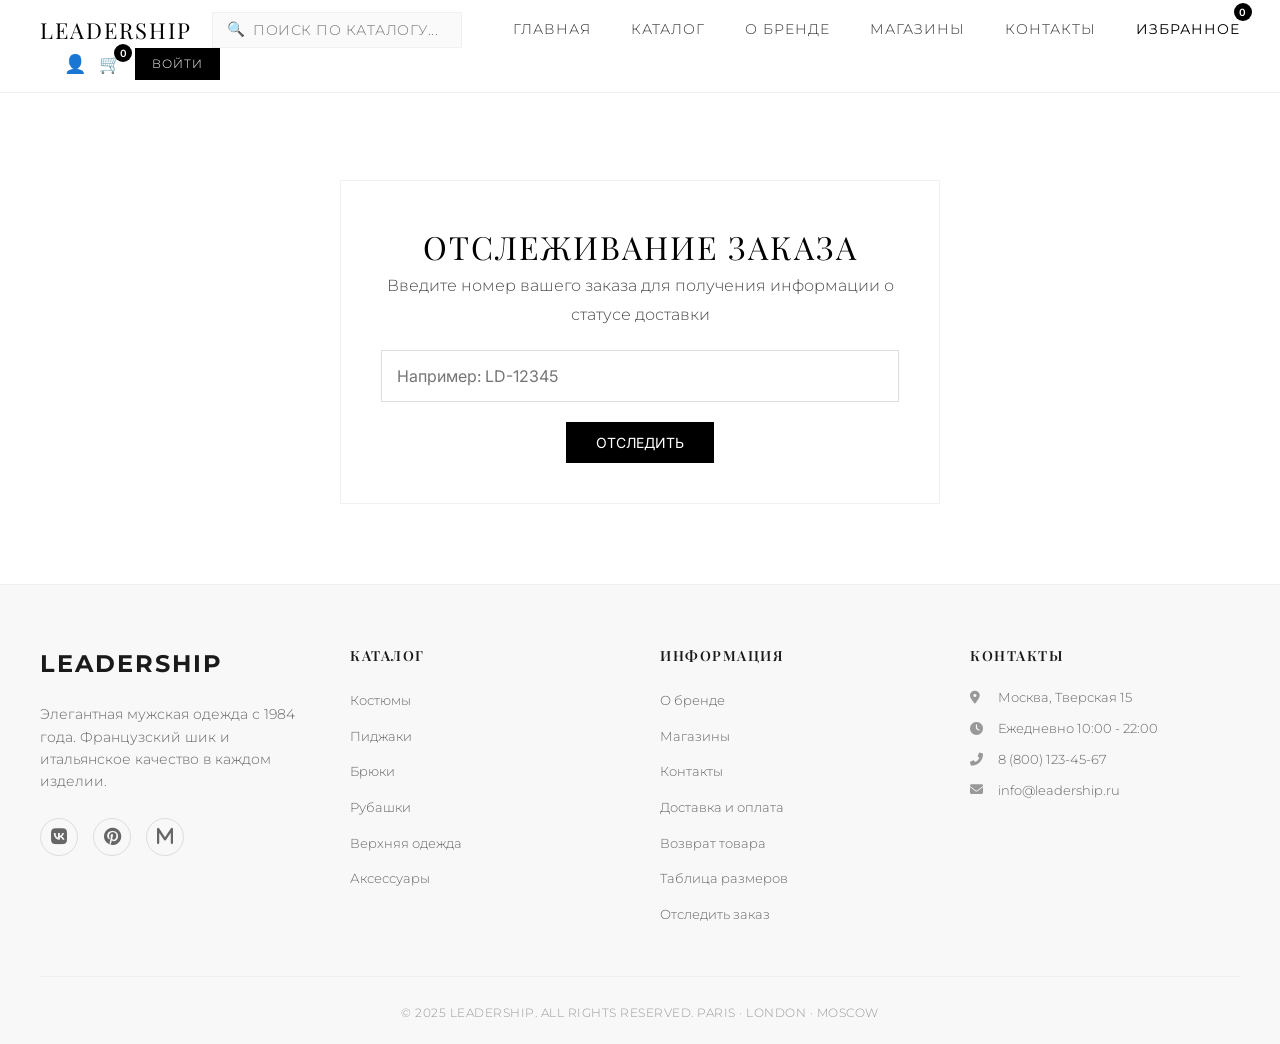
<file: track-order.html>
<!DOCTYPE html>
<html lang="ru">
<head>
    <meta charset="UTF-8">
    <meta name="viewport" content="width=device-width, initial-scale=1.0">
    <title>Отслеживание заказа | LEADERSHIP</title>
    <link rel="stylesheet" href="style.css">
    <link href="https://fonts.googleapis.com/css2?family=Inter:opsz,wght@14..32,300;14..32,400;14..32,500;14..32,600;14..32,700&display=swap" rel="stylesheet">
    <link rel="stylesheet" href="https://cdnjs.cloudflare.com/ajax/libs/font-awesome/6.4.0/css/all.min.css">
    <style>
        .track-container {
            max-width: 600px;
            margin: 80px auto;
            padding: 40px;
            text-align: center;
            border: 1px solid #f0f0f0;
            background: #fff;
        }
        .track-input {
            width: 100%;
            padding: 15px;
            font-size: 16px;
            border: 1px solid #ddd;
            margin: 20px 0;
            font-family: 'Inter', sans-serif;
        }
        .track-btn {
            background: #000;
            color: #fff;
            border: none;
            padding: 12px 30px;
            cursor: pointer;
            font-family: 'Inter', sans-serif;
            font-size: 14px;
        }
        .order-info {
            margin-top: 30px;
            padding: 20px;
            background: #f8f8f8;
            text-align: left;
            display: none;
        }
        .order-info.show {
            display: block;
        }
        .status {
            display: inline-block;
            padding: 4px 12px;
            border-radius: 20px;
            font-size: 12px;
            font-weight: 500;
        }
        .status-processing { background: #FFC107; color: #333; }
        .status-shipped { background: #2196F3; color: white; }
        .status-delivered { background: #4CAF50; color: white; }
        .status-cancelled { background: #f44336; color: white; }
    </style>
</head>
<body>
    <div class="container">
        <header class="site-header">
            <div class="logo"><h1>LEADERSHIP</h1><span class="logo-sub">PARIS · LONDON · MOSCOW</span></div>
            <div class="header-search"><span class="search-icon">🔍</span><input type="text" id="searchInput" placeholder="ПОИСК ПО КАТАЛОГУ..."></div>
            <nav class="main-nav">
                <a href="index.html">ГЛАВНАЯ</a>
                <a href="catalog.html">КАТАЛОГ</a>
                <a href="about.html">О БРЕНДЕ</a>
                <a href="shops.html">МАГАЗИНЫ</a>
                <a href="contacts.html">КОНТАКТЫ</a>
                <a href="favorites.html" class="favorites-link">ИЗБРАННОЕ<span class="cart-count" id="favoritesCount">0</span></a>
            </nav>
            <div class="header-actions">
                <div class="header-icons">
                    <span class="header-icon" onclick="window.location.href='profile.html'">👤</span>
                    <span class="header-icon" onclick="window.location.href='cart.html'">🛒<span class="cart-count" id="cartCount">0</span></span>
                </div>
                <button class="btn-primary" id="authBtn">ВОЙТИ</button>
            </div>
        </header>
    </div>

    <div class="track-container">
        <h1>ОТСЛЕЖИВАНИЕ ЗАКАЗА</h1>
        <p>Введите номер вашего заказа для получения информации о статусе доставки</p>
        <input type="text" id="trackOrderNumber" class="track-input" placeholder="Например: LD-12345">
        <button class="track-btn" onclick="trackOrderStatus()">ОТСЛЕДИТЬ</button>
        <div id="orderInfo" class="order-info"></div>
    </div>

    <footer class="footer">
    <div class="container">
        <div class="footer-grid">
            <div class="footer-col">
                <a href="index.html" class="footer-logo">LEADERSHIP</a>
                <p class="footer-desc">Элегантная мужская одежда с 1984 года. Французский шик и итальянское качество в каждом изделии.</p>
                <div class="social-links">
                    <a href="https://vk.com" class="social-link" onclick="openSocial('vk')"><i class="fab fa-vk"></i></a>
                    <a href="https://pinterest.com" class="social-link" onclick="openSocial('pinterest')"><i class="fab fa-pinterest"></i></a>
                    <a href="https://max.ru" class="social-link" onclick="openSocial('max')"><i class="fas fa-m"></i></a>
                </div>
            </div>
            <div class="footer-col">
                <h4>КАТАЛОГ</h4>
                <ul>
                    <li><a href="catalog.html?category=suits">Костюмы</a></li>
                    <li><a href="catalog.html?category=jackets">Пиджаки</a></li>
                    <li><a href="catalog.html?category=trousers">Брюки</a></li>
                    <li><a href="catalog.html?category=shirts">Рубашки</a></li>
                    <li><a href="catalog.html?category=outerwear">Верхняя одежда</a></li>
                    <li><a href="catalog.html?category=accessories">Аксессуары</a></li>
                </ul>
            </div>
            <div class="footer-col">
                <h4>ИНФОРМАЦИЯ</h4>
                <ul>
                    <li><a href="about.html">О бренде</a></li>
                    <li><a href="shops.html">Магазины</a></li>
                    <li><a href="contacts.html">Контакты</a></li>
                    <li><a href="delivery.html">Доставка и оплата</a></li>
                    <li><a href="return.html">Возврат товара</a></li>
                    <li><a href="size-guide.html">Таблица размеров</a></li>
                    <li><a href="track-order.html">Отследить заказ</a></li>
                </ul>
            </div>
            <div class="footer-col">
                <h4>КОНТАКТЫ</h4>
                <ul class="contact-list">
                    <li><i class="fas fa-map-marker-alt"></i><span>Москва, Тверская 15</span></li>
                    <li><i class="fas fa-clock"></i><span>Ежедневно 10:00 - 22:00</span></li>
                    <li><i class="fas fa-phone-alt"></i><span>8 (800) 123-45-67</span></li>
                    <li><i class="fas fa-envelope"></i><a href="mailto:info@leadership.ru">info@leadership.ru</a></li>
                </ul>
            </div>
        </div>
        <div class="footer-bottom">
            <p>© 2025 LEADERSHIP. ALL RIGHTS RESERVED. PARIS · LONDON · MOSCOW</p>
        </div>
    </div>
</footer>

    <script>
        function trackOrderStatus() {
            const orderNumber = document.getElementById('trackOrderNumber').value.trim().toUpperCase();
            const orders = JSON.parse(localStorage.getItem('userOrders')) || [];
            const order = orders.find(o => o.number === orderNumber);
            const infoDiv = document.getElementById('orderInfo');
            
            if (!orderNumber) {
                alert('Введите номер заказа');
                return;
            }
            
            if (order) {
                const statusClass = `status-${order.status}`;
                infoDiv.innerHTML = `
                    <h3>Заказ ${order.number}</h3>
                    <p><strong>Дата оформления:</strong> ${order.date}</p>
                    <p><strong>Статус:</strong> <span class="status ${statusClass}">${order.statusText}</span></p>
                    <p><strong>Сумма заказа:</strong> ${order.total.toLocaleString()} ₽</p>
                    <p><strong>Товары:</strong></p>
                    <ul>${order.items.map(item => `<li>${item.name} x ${item.quantity} — ${(item.price * item.quantity).toLocaleString()} ₽</li>`).join('')}</ul>
                    <hr>
                    <p>Если у вас есть вопросы по заказу, свяжитесь с нами: info@leadership.ru</p>
                `;
                infoDiv.classList.add('show');
            } else {
                infoDiv.innerHTML = `<p style="color:#f44336;">Заказ с номером ${orderNumber} не найден. Проверьте правильность номера.</p>`;
                infoDiv.classList.add('show');
            }
        }
        
        let favorites = JSON.parse(localStorage.getItem('favorites')) || [];
        let cart = JSON.parse(localStorage.getItem('cart')) || [];
        document.getElementById('favoritesCount').textContent = favorites.length;
        document.getElementById('cartCount').textContent = cart.length;
    </script>
</body>
</html>
</file>
<file: style.css>
/* ============== ПОДКЛЮЧЕНИЕ ШРИФТОВ ============== */
@import url('https://fonts.googleapis.com/css2?family=Playfair+Display:wght@400;500;600;700&family=Montserrat:wght@300;400;500;600;700&display=swap');

/* ============== СБРОС СТИЛЕЙ ============== */
* {
    margin: 0;
    padding: 0;
    box-sizing: border-box;
}

body {
    font-family: 'Montserrat', sans-serif;
    color: #1a1a1a;
    line-height: 1.6;
    background-color: #ffffff;
    padding-top: 100px;
    font-weight: 300;
}

.container {
    max-width: 1400px;
    margin: 0 auto;
    padding: 0 40px;
}

/* ============== ТИПОГРАФИКА STRELLSON ============== */
h1, h2, h3, h4, h5, h6 {
    font-family: 'Playfair Display', serif;
    font-weight: 400;
    letter-spacing: 0.5px;
    color: #000;
}

h1 {
    font-size: 2rem;
    font-weight: 400;
    letter-spacing: 2px;
}

h2 {
    font-size: 2.5rem;
    font-weight: 300;
    margin-bottom: 30px;
    position: relative;
}

h2:after {
    content: '';
    position: absolute;
    bottom: -15px;
    left: 0;
    width: 60px;
    height: 2px;
    background: #000;
}

.text-center h2:after {
    left: 50%;
    transform: translateX(-50%);
}

p {
    font-weight: 300;
    color: #4a4a4a;
    line-height: 1.8;
}

/* ============== ЛИПКАЯ ШАПКА STRELLSON (АДАПТИВНАЯ) ============== */
.site-header {
    display: flex;
    justify-content: space-between;
    align-items: center;
    padding: 12px 40px;
    background: rgba(255, 255, 255, 0.98);
    backdrop-filter: blur(10px);
    -webkit-backdrop-filter: blur(10px);
    border-bottom: 1px solid #f0f0f0;
    position: fixed;
    top: 0;
    left: 0;
    right: 0;
    z-index: 1000;
    transition: all 0.3s ease;
    max-width: 100vw; /* Ограничиваем по ширине окна */
    width: 100%;
    height: auto;
    min-height: 70px;
    flex-wrap: wrap;
    box-sizing: border-box;
    overflow: visible; /* Чтобы ничего не обрезалось */
}

.site-header.scrolled {
    padding: 8px 40px;
    min-height: 60px;
    background: rgba(255, 255, 255, 0.95);
    box-shadow: 0 4px 20px rgba(0, 0, 0, 0.03);
}

/* Hover эффект для кнопки избранного */
.btn-favorite {
    width: 42px;
    padding: 10px 0;
    background: white;
    border: 1px solid #ddd;
    cursor: pointer;
    font-size: 1rem;
    transition: all 0.3s ease;
    display: flex;
    align-items: center;
    justify-content: center;
}

.btn-favorite:hover {
    border-color: #ff4444;
    transform: scale(1.05);
}

.btn-favorite:active {
    transform: scale(0.95);
}

/* Активное состояние (добавлено в избранное) */
.btn-favorite.active {
    color: #ff4444;
    border-color: #ff4444;
    background: #fff0f0;
}

.btn-favorite.active:hover {
    transform: scale(1.05);
    background: #ffe0e0;
}

/* Левая часть с логотипом */


.logo h1 {
    font-family: 'Playfair Display', serif;
    font-size: clamp(16px, 2vw, 22px); /* Адаптивный размер */
    font-weight: 400;
    letter-spacing: 2px;
    color: #000;
    margin: 0;
    line-height: 1.1;
    text-transform: uppercase;
    white-space: nowrap;
}

.logo-sub {
    font-family: 'Montserrat', sans-serif;
    font-size: clamp(7px, 0.8vw, 8px); /* Адаптивный размер */
    color: #999;
    display: block;
    letter-spacing: 1.5px;
    font-weight: 300;
    margin-top: 2px;
    white-space: nowrap;
}
/* Обновленные стили для логотипа */
.logo {
    font-size: 24px;
    font-weight: 700;
    letter-spacing: 2px;
    color: #1a1a1a;
    text-decoration: none;
}

.logo:hover {
    color: #2c3e2f;
}

.logo span {
    display: none; /* скрываем span, если он есть в HTML */
}

.footer-logo {
    font-size: 24px;
    font-weight: 700;
    letter-spacing: 2px;
    color: #fff;
    text-decoration: none;
    display: inline-block;
    margin-bottom: 20px;
}

.footer-logo:hover {
    color: #2c3e2f;
}

.footer-logo span {
    display: none;
}
/* Поиск - средняя часть */
.header-search {
    flex: 1 1 auto; /* Гибкая ширина */
    min-width: 200px; /* Минимальная ширина */
    max-width: 400px; /* Максимальная ширина */
    margin: 0 20px;
}

.header-search input {
    width: 100%;
    padding: 8px 15px 8px 35px;
    border: 1px solid #f0f0f0;
    border-radius: 0;
    font-family: 'Montserrat', sans-serif;
    font-size: clamp(0.7rem, 1.5vw, 0.8rem);
    font-weight: 300;
    letter-spacing: 0.5px;
    background: #fafafa;
    transition: all 0.3s;
    height: 36px;
    box-sizing: border-box;
}

.header-search input:focus {
    outline: none;
    border-color: #000;
    background: white;
}

.header-search .search-icon {
    position: absolute;
    left: 12px;
    top: 50%;
    transform: translateY(-50%);
    color: #999;
    font-size: 0.85rem;
    pointer-events: none;
}

/* ============== НАВИГАЦИЯ С ПОДЧЕРКИВАНИЕМ ============== */
.main-nav {
    display: flex;
    gap: 40px;
    flex-wrap: wrap;
    align-items: center;
}

.main-nav a {
    font-family: 'Montserrat', sans-serif;
    text-decoration: none;
    color: #333;
    font-weight: 300;
    font-size: 0.9rem;
    text-transform: uppercase;
    letter-spacing: 1px;
    transition: color 0.2s;
    position: relative;
    padding: 5px 0;
}

/* Подчеркивание для активной страницы */
.main-nav a.active {
    color: #000;
    font-weight: 400;
}

.main-nav a.active:after {
    content: '';
    position: absolute;
    bottom: -2px;
    left: 0;
    width: 100%;
    height: 2px;
    background: #000;
    animation: slideUnderline 0.3s ease;
}

/* Эффект при наведении */
.main-nav a:hover {
    color: #000;
}

.main-nav a:hover:after {
    content: '';
    position: absolute;
    bottom: -2px;
    left: 0;
    width: 100%;
    height: 1px;
    background: #999;
    animation: slideUnderline 0.3s ease;
}

/* Анимация появления подчеркивания */
@keyframes slideUnderline {
    from {
        width: 0;
        opacity: 0;
    }
    to {
        width: 100%;
        opacity: 1;
    }
}

/* Специальный стиль для избранного */
.favorites-link {
    color: #000 !important;
    font-weight: 400 !important;
    position: relative;
}

.favorites-link.active:after {
    background: #000;
}

/* Медиа-запросы для разных масштабов */
@media (max-width: 1100px) {
    .site-header {
        padding: 10px 20px;
    }
    
    .main-nav {
        order: 4;
        width: 100%;
        margin-top: 10px;
    }
    
    .header-search {
        order: 3;
        max-width: 300px;
    }
    
    .logo {
        order: 1;
    }
    
    .header-actions {
        order: 2;
    }
}

@media (max-width: 768px) {
    .site-header {
        padding: 8px 15px;
    }
    
    .header-search {
        min-width: 100%;
        order: 5;
        margin: 10px 0 5px;
        max-width: 100%;
    }
    
    .main-nav {
        gap: 8px;
    }
    
    .main-nav a {
        font-size: 0.65rem;
        padding: 3px 0;
    }
}

@media (max-width: 480px) {
    .logo h1 {
        font-size: 16px;
    }
    
    .logo-sub {
        font-size: 6px;
    }
    
    .main-nav {
        gap: 5px;
    }
    
    .main-nav a {
        font-size: 0.6rem;
    }
    
    .header-actions .btn-primary {
        padding: 4px 8px;
        font-size: 0.65rem;
    }
}



/* ============== КНОПКА ПОКАЗАТЬ ФИЛЬТРЫ ============== */
.filter-toggle {
    display: none;
    width: 100%;
    padding: 16px 20px;
    background: linear-gradient(135deg, #000 0%, #1a1a1a 100%);
    color: white;
    border: none;
    border-radius: 8px;
    font-family: 'Montserrat', sans-serif;
    font-size: 0.9rem;
    font-weight: 400;
    text-transform: uppercase;
    letter-spacing: 2px;
    margin: 0 0 25px 0;
    cursor: pointer;
    transition: all 0.3s ease;
    box-shadow: 0 4px 15px rgba(0, 0, 0, 0.1);
    position: relative;
    overflow: hidden;
    align-items: center;
    justify-content: center;
    gap: 10px;
}
.filter-spann {
    text-align: center;
}
.filter-toggle:before {
    content: '🔍';
    font-size: 1rem;
    opacity: 0.9;
    margin-right: 8px;
}

.filter-toggle:hover {
    background: linear-gradient(135deg, #1a1a1a 0%, #333 100%);
    transform: translateY(-2px);
    box-shadow: 0 6px 20px rgba(0, 0, 0, 0.15);
    letter-spacing: 2.5px;
}

.filter-toggle:active {
    transform: translateY(0);
    box-shadow: 0 2px 10px rgba(0, 0, 0, 0.1);
}

.filter-toggle:after {
    content: '';
    position: absolute;
    top: 50%;
    left: 50%;
    width: 0;
    height: 0;
    border-radius: 50%;
    background: rgba(255, 255, 255, 0.2);
    transform: translate(-50%, -50%);
    transition: width 0.6s, height 0.6s;
}

.filter-toggle:active:after {
    width: 300px;
    height: 300px;
}

/* Анимация появления кнопки */
@keyframes slideDown {
    from {
        opacity: 0;
        transform: translateY(-20px);
    }
    to {
        opacity: 1;
        transform: translateY(0);
    }
}

/* ============== КОМПАКТНЫЙ ФИЛЬТР ЦЕНЫ ============== */
.price-filter-compact {
    background: #fafafa;
    padding: 12px;
    border-radius: 6px;
    margin-top: 5px;
}

.price-range-container {
    width: 100%;
}

.price-inputs-row {
    display: flex;
    align-items: center;
    gap: 8px;
    margin-bottom: 10px;
}

.price-input-group {
    flex: 1;
    position: relative;
}

.price-input-group label {
    position: absolute;
    left: 10px;
    top: 50%;
    transform: translateY(-50%);
    font-family: 'Montserrat', sans-serif;
    font-size: 0.7rem;
    font-weight: 300;
    color: #999;
    pointer-events: none;
}

.price-input-compact {
    width: 100%;
    padding: 10px 10px 10px 30px;
    border: 1px solid #e0e0e0;
    border-radius: 4px;
    font-family: 'Montserrat', sans-serif;
    font-size: 0.85rem;
    font-weight: 300;
    color: #333;
    background: white;
    transition: all 0.2s;
}

.price-input-compact:focus {
    outline: none;
    border-color: #000;
    box-shadow: 0 0 0 2px rgba(0,0,0,0.05);
}

.price-separator {
    font-family: 'Montserrat', sans-serif;
    font-size: 0.9rem;
    color: #999;
    font-weight: 300;
}

.price-range-info {
    display: flex;
    justify-content: space-between;
    align-items: center;
    font-family: 'Montserrat', sans-serif;
    font-size: 0.75rem;
    color: #999;
    margin-top: 5px;
    padding: 5px 0 0;
    border-top: 1px dashed #f0f0f0;
}

.price-range-limit {
    display: flex;
    gap: 5px;
}

.price-range-limit span {
    background: #f0f0f0;
    padding: 2px 8px;
    border-radius: 12px;
    color: #666;
    font-size: 0.7rem;
}

.price-range-current {
    color: #000;
    font-weight: 400;
}

/* Мини-подсказка */
.price-tooltip {
    position: relative;
    cursor: help;
}

.price-tooltip:hover:after {
    content: 'Цена указана в рублях';
    position: absolute;
    bottom: 100%;
    left: 50%;
    transform: translateX(-50%);
    background: #000;
    color: white;
    padding: 4px 8px;
    border-radius: 4px;
    font-size: 0.65rem;
    white-space: nowrap;
    z-index: 10;
}

/* ============== ОБНОВЛЕННЫЙ КАТАЛОГ ============== */
@media (max-width: 968px) {
    .filter-toggle {
        display: flex;
        animation: slideDown 0.5s ease;
    }
    
    /* Компактный фильтр цены на мобильных */
    .price-inputs-row {
        flex-direction: column;
        gap: 5px;
    }
    
    .price-input-group {
        width: 100%;
    }
    
    .price-separator {
        display: none;
    }
    
    .price-range-info {
        flex-direction: column;
        gap: 5px;
        align-items: flex-start;
    }
}


.main-nav a:hover,
.main-nav a.active {
    color: #000;
}

.main-nav a:after {
    content: '';
    position: absolute;
    bottom: 0;
    left: 0;
    width: 0;
    height: 1px;
    background: #000;
    transition: width 0.3s;
}

.main-nav a:hover:after,
.main-nav a.active:after {
    width: 100%;
}

.favorites-link {
    color: #000 !important;
    font-weight: 400 !important;
    position: relative;
    padding-right: 15px;
}

/* Счетчики */
.cart-count {
    position: absolute;
    top: -5px;
    right: -5px;
    background: #000;
    color: white;
    border-radius: 50%;
    width: 16px;
    height: 16px;
    font-size: 9px;
    display: flex;
    align-items: center;
    justify-content: center;
    font-weight: 400;
}

.favorites-link .cart-count {
    right: -8px;
}

/* Правая часть с действиями */
.header-actions {
    display: flex;
    align-items: center;
    gap: 15px;
    flex-shrink: 0;
    width: 180px; /* Фиксированная ширина */
    justify-content: flex-end;
}

.header-icons {
    display: flex;
    align-items: center;
    gap: 15px;
}

.header-icon {
    font-size: 1.1rem;
    cursor: pointer;
    color: #555;
    transition: color 0.2s;
    position: relative;
    width: 20px;
    height: 20px;
    display: flex;
    align-items: center;
    justify-content: center;
}

.header-icon:hover {
    color: #000;
}

.header-actions .btn-primary {
    background: #000;
    color: #fff;
    border: none;
    padding: 6px 16px;
    font-family: 'Montserrat', sans-serif;
    font-size: 0.75rem;
    font-weight: 300;
    text-transform: uppercase;
    letter-spacing: 1px;
    cursor: pointer;
    transition: all 0.3s;
    border: 1px solid #000;
    white-space: nowrap;
    height: 32px;
    line-height: 1;
}

.header-actions .btn-primary:hover {
    background: transparent;
    color: #000;
}

/* Адаптация для разных разрешений */
@media (max-width: 1200px) {
    .main-nav {
        gap: 15px;
    }
    
    .main-nav a {
        font-size: 0.75rem;
        letter-spacing: 0.5px;
    }
    
    .header-search {
        flex: 0 1 250px;
    }
}

@media (max-width: 1024px) {
    .site-header {
        padding: 10px 20px;
    }
    
    .logo {
        width: 120px;
    }
    
    .logo h1 {
        font-size: 18px;
    }
    
    .logo-sub {
        font-size: 7px;
    }
    
    .main-nav {
        gap: 10px;
    }
    
    .main-nav a {
        font-size: 0.7rem;
    }
    
    .header-search {
        flex: 0 1 200px;
        margin: 0 10px;
    }
    
    .header-actions {
        width: 160px;
        gap: 10px;
    }
    
    .header-icons {
        gap: 10px;
    }
}

@media (max-width: 900px) {
    /* Планшетная версия - перестраиваем в две строки компактно */
    .site-header {
        height: auto;
        min-height: 100px;
        flex-wrap: wrap;
        padding: 10px 20px;
    }
    
    .site-header.scrolled {
        height: auto;
        min-height: 90px;
    }
    
    .logo {
        width: auto;
        order: 1;
    }
    
    .header-actions {
        width: auto;
        order: 2;
    }
    
    .main-nav {
        order: 3;
        width: 100%;
        justify-content: center;
        margin: 10px 0 5px;
        gap: 20px;
    }
    
    .header-search {
        order: 4;
        width: 100%;
        max-width: 400px;
        margin: 5px auto 0;
    }
}

@media (max-width: 768px) {
    body {
        padding-top: 110px;
    }
    
    .site-header, .site-header.scrolled {
        padding: 8px 15px;
    }
    
    .main-nav {
        gap: 12px;
        flex-wrap: wrap;
    }
    
    .main-nav a {
        font-size: 0.65rem;
    }
    
    .header-actions .btn-primary {
        padding: 4px 12px;
        font-size: 0.7rem;
        height: 28px;
    }
    
    .header-icon {
        font-size: 1rem;
    }
}

@media (max-width: 480px) {
    .site-header {
        min-height: 120px;
    }
    
    .main-nav {
        gap: 8px;
    }
    
    .main-nav a {
        font-size: 0.6rem;
        letter-spacing: 0.3px;
    }
    
    .header-actions {
        gap: 8px;
    }
    
    .header-icons {
        gap: 8px;
    }
    
    .header-actions .btn-primary {
        padding: 4px 8px;
        font-size: 0.65rem;
    }
}

/* ============== ПОИСК ============== */
.header-search {
    position: relative;
}

.header-search input {
    padding: 10px 15px 10px 40px;
    border: 1px solid #f0f0f0;
    border-radius: 0;
    width: 250px;
    font-family: 'Montserrat', sans-serif;
    font-size: 0.85rem;
    font-weight: 300;
    letter-spacing: 0.5px;
    background: #fafafa;
    transition: all 0.3s;
}

.header-search input:focus {
    outline: none;
    border-color: #000;
    background: white;
}

.header-search .search-icon {
    position: absolute;
    left: 15px;
    top: 50%;
    transform: translateY(-50%);
    color: #999;
    font-size: 0.9rem;
}

/* ============== КНОПКИ STRELLSON ============== */
.btn-primary {
    background: #000;
    color: #fff;
    border: none;
    padding: 12px 30px;
    font-family: 'Montserrat', sans-serif;
    font-size: 0.8rem;
    font-weight: 300;
    text-transform: uppercase;
    letter-spacing: 1.5px;
    cursor: pointer;
    transition: all 0.3s;
    text-decoration: none;
    display: inline-block;
    border: 1px solid #000;
}

.btn-primary:hover {
    background: transparent;
    color: #000;
}

.btn-outline {
    background: transparent;
    border: 1px solid #000;
    padding: 12px 40px;
    font-family: 'Montserrat', sans-serif;
    font-size: 0.8rem;
    font-weight: 300;
    text-transform: uppercase;
    letter-spacing: 1.5px;
    cursor: pointer;
    transition: all 0.3s;
    text-decoration: none;
    color: #000;
    display: inline-block;
}

.btn-outline:hover {
    background: #000;
    color: #fff;
}


.shop-image {
    height: 200px;
    background-size: cover;
    background-position: center;
    position: relative;
    cursor: pointer;
}

.hero {
    height: 85vh;
    min-height: 650px;
    position: relative;
    background-image: url('images/webp/магаз.webp');
    background-size: cover;
    background-position: center;
    background-repeat: no-repeat;
    display: flex;
    align-items: center;
    justify-content: center;
}

/* Затемнение для читаемости текста */
.hero::before {
    content: '';
    position: absolute;
    top: 0;
    left: 0;
    right: 0;
    bottom: 0;
    background: linear-gradient(135deg, rgba(0,0,0,0.6) 0%, rgba(0,0,0,0.3) 100%);
}

.hero-slider {
    width: 100%;
    height: 100%;
    display: flex;
    align-items: center;
    justify-content: center;
}

.hero-slide {
    width: 100%;
    display: flex;
    align-items: center;
    justify-content: center;
    text-align: center;
    position: relative;
    z-index: 1;
}

.hero-content {
    max-width: 800px;
    width: 90%;
    margin: 0 auto;
    color: #ffffff;
    z-index: 2;
    text-align: center;
}

/* Стили для текста */
.hero-subtitle {
    font-size: 14px;
    letter-spacing: 4px;
    text-transform: uppercase;
    margin-bottom: 15px;
    display: inline-block;
    background: rgba(255,255,255,0.15);
    padding: 6px 18px;
    border-radius: 30px;
    color: #ffffff;
}

.hero-sale-badge {
    display: inline-block;
    font-size: 13px;
    letter-spacing: 2px;
    background: #c0392b;
    color: #ffffff;
    padding: 6px 18px;
    border-radius: 30px;
    margin-left: 12px;
}

.hero-title {
    font-size: 72px;
    font-weight: 700;
    line-height: 1.2;
    margin: 25px 0;
    letter-spacing: 4px;
    color: #ffffff;
    text-shadow: 2px 2px 8px rgba(0,0,0,0.3);
}

.hero-discount-badges {
    display: flex;
    gap: 20px;
    justify-content: center;
    margin-bottom: 35px;
}

.discount-badge {
    background: rgba(255,255,255,0.2);
    backdrop-filter: blur(4px);
    padding: 10px 28px;
    border-radius: 40px;
    font-size: 20px;
    font-weight: 600;
    letter-spacing: 1px;
    border: 1px solid rgba(255,255,255,0.4);
    color: #ffffff;
}

.discount-badge:first-child {
    background: #c0392b;
    border-color: #c0392b;
}

.btn-primary {
    display: inline-block;
    padding: 14px 42px;
    background: #ffffff;
    color: #000000;
    text-decoration: none;
    font-size: 13px;
    font-weight: 600;
    letter-spacing: 2px;
    transition: all 0.3s;
    border: none;
    cursor: pointer;
}

.btn-primary:hover {
    background: #000000;
    color: #ffffff;
    transform: translateY(-3px);
    box-shadow: 0 10px 20px rgba(0,0,0,0.2);
}

/* Адаптивность */
@media (max-width: 1024px) {
    .hero-title {
        font-size: 56px;
    }
    
    .discount-badge {
        font-size: 18px;
        padding: 8px 22px;
    }
}

@media (max-width: 768px) {
    .hero {
        height: 70vh;
        min-height: 500px;
    }
    
    .hero-title {
        font-size: 36px;
        letter-spacing: 2px;
    }
    
    .hero-subtitle {
        font-size: 10px;
        letter-spacing: 2px;
    }
    
    .hero-sale-badge {
        font-size: 10px;
        margin-left: 8px;
    }
    
    .discount-badge {
        font-size: 14px;
        padding: 6px 16px;
    }
    
    .hero-discount-badges {
        gap: 12px;
        margin-bottom: 25px;
    }
    
    .btn-primary {
        padding: 12px 32px;
    }
}
/* ============== ЗАГОЛОВКИ СЕКЦИЙ ============== */
.section-header {
    display: flex;
    justify-content: space-between;
    align-items: baseline;
    margin: 60px 0 40px;
    border-bottom: 1px solid #f0f0f0;
    padding-bottom: 20px;
}

.section-header h2 {
    font-size: 2.2rem;
    font-weight: 300;
    margin: 0;
}

.section-header h2:after {
    display: none;
}

.view-all {
    font-family: 'Montserrat', sans-serif;
    color: #999;
    text-decoration: none;
    font-size: 0.9rem;
    text-transform: uppercase;
    letter-spacing: 1px;
    transition: color 0.2s;
}

.view-all:hover {
    color: #000;
}

/* ============== СЕТКА ТОВАРОВ STRELLSON ============== */
.products-grid {
    display: grid;
    grid-template-columns: repeat(auto-fill, minmax(300px, 1fr));
    gap: 40px;
    margin: 40px 0;
}

.product-card {
    background: white;
    border: 1px solid #f5f5f5;
    transition: all 0.4s;
    position: relative;
}

.product-card:hover {
    box-shadow: 0 20px 40px rgba(0, 0, 0, 0.03);
    transform: translateY(-5px);
    border-color: #e0e0e0;
}

.product-badge {
    position: absolute;
    top: 20px;
    left: 20px;
    background: #000;
    color: #fff;
    padding: 5px 12px;
    font-family: 'Montserrat', sans-serif;
    font-size: 0.7rem;
    font-weight: 300;
    text-transform: uppercase;
    letter-spacing: 1px;
    z-index: 2;
}

.product-badge.new {
    background: #8B4513;
    left: auto;
    right: 20px;
}

.product-image {
    position: relative;
    aspect-ratio: 3/4;
    overflow: hidden;
    background: #fafafa;
}

.product-image svg {
    width: 100%;
    height: 100%;
    object-fit: cover;
    transition: transform 0.6s;
}

.product-card:hover .product-image svg {
    transform: scale(1.02);
}

.quick-view {
    position: absolute;
    bottom: -50px;
    left: 0;
    right: 0;
    background: rgba(0, 0, 0, 0.8);
    color: white;
    border: none;
    padding: 15px;
    font-family: 'Montserrat', sans-serif;
    font-size: 0.8rem;
    text-transform: uppercase;
    letter-spacing: 2px;
    cursor: pointer;
    transition: bottom 0.4s;
    opacity: 0.9;
}

.product-card:hover .quick-view {
    bottom: 0;
}

.product-info {
    padding: 25px;
    text-align: center;
}

.product-info h3 {
    font-family: 'Playfair Display', serif;
    font-size: 1.2rem;
    font-weight: 400;
    margin-bottom: 8px;
    color: #000;
}

.product-category {
    font-family: 'Montserrat', sans-serif;
    font-size: 0.8rem;
    color: #999;
    text-transform: uppercase;
    letter-spacing: 1px;
    margin-bottom: 15px;
}

.product-price {
    margin: 20px 0;
}

.current-price {
    font-family: 'Playfair Display', serif;
    font-size: 1.3rem;
    font-weight: 400;
    color: #000;
}

.old-price {
    font-family: 'Montserrat', sans-serif;
    color: #999;
    text-decoration: line-through;
    margin-left: 10px;
    font-size: 0.9rem;
    font-weight: 300;
}

/* ============== КНОПКИ КАРТОЧЕК ТОВАРОВ ============== */
.product-actions {
    display: flex;
    gap: 10px;
    margin-top: auto;
    margin-bottom: 0;
}

/* Кнопка "В корзину" с hover-эффектом */
.btn-add-to-cart {
    flex: 1;
    padding: 10px 8px;
    background: #000;
    color: white;
    border: none;
    cursor: pointer;
    font-size: 0.75rem;
    font-weight: 500;
    letter-spacing: 0.5px;
    text-transform: uppercase;
    transition: all 0.3s ease;
    position: relative;
    overflow: hidden;
    z-index: 1;
}

.btn-add-to-cart::before {
    content: '';
    position: absolute;
    top: 0;
    left: -100%;
    width: 100%;
    height: 100%;
    background: #fff;
    transition: all 0.3s ease;
    z-index: -1;
}

.btn-add-to-cart:hover::before {
    left: 0;
}

.btn-add-to-cart:hover {
    color: #000;
    transform: translateY(-2px);
    box-shadow: 0 4px 12px rgba(0,0,0,0.15);
    letter-spacing: 1px;
}

.btn-add-to-cart:active {
    transform: translateY(0);
    box-shadow: 0 2px 6px rgba(0,0,0,0.1);
}

/* Кнопка избранного */
.btn-favorite {
    width: 42px;
    padding: 10px 0;
    background: white;
    border: 1px solid #ddd;
    cursor: pointer;
    font-size: 1rem;
    transition: all 0.3s ease;
    display: flex;
    align-items: center;
    justify-content: center;
}

.btn-favorite:hover {
    border-color: #ff4444;
    transform: scale(1.05);
}

.btn-favorite:active {
    transform: scale(0.95);
}

.btn-favorite.active {
    color: #ff4444;
    border-color: #ff4444;
    background: #fff0f0;
}

.btn-favorite.active:hover {
    transform: scale(1.05);
    background: #ffe0e0;
}

/* ============== БЛОК С ВЕРТИКАЛЬНЫМ ТЕКСТОМ STRELLSON ============== */
.brand-story, .shops-section {
    display: flex;
    gap: 60px;
    margin: 100px 0;
    border-top: 1px solid #f0f0f0;
    padding-top: 60px;
    position: relative;
}

.vertical-text {
    writing-mode: vertical-rl;
    transform: rotate(180deg);
    font-family: 'Playfair Display', serif;
    font-size: 5rem;
    font-weight: 200;
    letter-spacing: 10px;
    color: #f0f0f0;
    line-height: 1;
    text-transform: uppercase;
    white-space: nowrap;
    user-select: none;
}

.story-content, .shops-content {
    flex: 1;
}

.story-content h2, .shops-content h2 {
    font-size: 2.5rem;
    font-weight: 300;
    margin-top: 0;
    margin-bottom: 40px;
}

.story-content h2:after, .shops-content h2:after {
    bottom: -20px;
    width: 80px;
}

.story-content p {
    margin-bottom: 25px;
    max-width: 700px;
    color: #4a4a4a;
    font-size: 1rem;
}

/* ============== МАГАЗИНЫ STRELLSON ============== */
.shops-grid {
    display: grid;
    grid-template-columns: repeat(2, 1fr);
    gap: 30px 50px;
}

.shop-item {
    border-bottom: 1px solid #f5f5f5;
    padding-bottom: 25px;
}

.shop-item h3 {
    font-family: 'Playfair Display', serif;
    font-size: 1.3rem;
    font-weight: 400;
    margin-bottom: 10px;
    color: #000;
}

.shop-item p {
    color: #666;
    margin-bottom: 8px;
    font-size: 0.95rem;
    line-height: 1.6;
}

.shop-item .phone {
    color: #000;
    text-decoration: none;
    font-family: 'Montserrat', sans-serif;
    font-size: 0.9rem;
    font-weight: 400;
    display: inline-block;
    margin-top: 5px;
    border-bottom: 1px solid transparent;
    transition: border-color 0.2s;
}

.shop-item .phone:hover {
    border-bottom-color: #000;
}

/* ============== ПРЕИМУЩЕСТВА ============== */
.features {
    display: grid;
    grid-template-columns: repeat(4, 1fr);
    gap: 30px;
    margin: 80px 0;
    padding: 60px 0;
    border-top: 1px solid #f0f0f0;
    border-bottom: 1px solid #f0f0f0;
}

.feature-item {
    text-align: center;
    position: relative;
}

.feature-item:not(:last-child):after {
    content: '';
    position: absolute;
    right: -15px;
    top: 50%;
    transform: translateY(-50%);
    width: 1px;
    height: 40px;
    background: #f0f0f0;
}

.feature-icon {
    font-size: 2.5rem;
    margin-bottom: 20px;
    opacity: 0.8;
}

.feature-item h4 {
    font-family: 'Playfair Display', serif;
    font-size: 1.1rem;
    font-weight: 400;
    margin-bottom: 8px;
    color: #000;
}

.feature-item p {
    font-size: 0.85rem;
    color: #999;
    text-transform: uppercase;
    letter-spacing: 1px;
}

/* ============== ПОДПИСКА STRELLSON ============== */
.newsletter {
    background: #fafafa;
    padding: 80px 40px;
    text-align: center;
    margin: 80px 0;
    border: 1px solid #f0f0f0;
    position: relative;
}

.newsletter:before {
    content: '';
    position: absolute;
    top: 20px;
    left: 20px;
    right: 20px;
    bottom: 20px;
    border: 1px solid #e0e0e0;
    pointer-events: none;
}

.newsletter h3 {
    font-family: 'Playfair Display', serif;
    font-size: 2.2rem;
    font-weight: 300;
    margin-bottom: 15px;
    color: #000;
}

.newsletter p {
    color: #999;
    margin-bottom: 40px;
    font-size: 0.95rem;
    text-transform: uppercase;
    letter-spacing: 2px;
}

.newsletter-form {
    display: flex;
    max-width: 500px;
    margin: 0 auto;
    gap: 10px;
}

.newsletter-form input {
    flex: 1;
    padding: 15px;
    border: 1px solid #e0e0e0;
    font-family: 'Montserrat', sans-serif;
    font-size: 0.9rem;
    font-weight: 300;
    background: white;
}

.newsletter-form input:focus {
    outline: none;
    border-color: #000;
}

/* ============== ФУТЕР STRELLSON ============== */
.footer {
    margin-top: 80px;
    padding: 60px 0 30px;
    border-top: 1px solid #f0f0f0;
    background: #fafafa;
}

.footer-columns {
    display: grid;
    grid-template-columns: 2fr 1fr 1fr 1.5fr;
    gap: 50px;
    margin-bottom: 50px;
}

.footer-column h4 {
    font-family: 'Playfair Display', serif;
    font-size: 1.1rem;
    font-weight: 400;
    margin-bottom: 25px;
    color: #000;
    text-transform: uppercase;
    letter-spacing: 1px;
}

.footer-column p {
    color: #666;
    font-size: 0.9rem;
    margin-bottom: 15px;
    line-height: 1.7;
}

.footer-column a {
    display: block;
    color: #666;
    text-decoration: none;
    margin-bottom: 12px;
    font-size: 0.9rem;
    font-weight: 300;
    transition: color 0.2s;
}

.footer-column a:hover {
    color: #000;
}

.social-links {
    display: flex;
    gap: 20px;
    margin-top: 25px;
}

.social-link {
    width: 40px;
    height: 40px;
    background: #f0f0f0;
    border-radius: 50%;
    display: flex;
    align-items: center;
    justify-content: center;
    text-decoration: none;
    color: #333;
    transition: all 0.3s;
    font-size: 1.2rem;
}

.social-link:hover {
    background: #000;
    color: white;
    transform: translateY(-3px);
}

.footer-bottom {
    text-align: center;
    padding-top: 30px;
    border-top: 1px solid #e0e0e0;
    color: #999;
    font-size: 0.85rem;
    font-weight: 300;
    letter-spacing: 0.5px;
}

/* ============== ФИЛЬТРЫ КАТАЛОГА STRELLSON ============== */
.filters-sidebar {
    background: white;
    border: 1px solid #f0f0f0;
    padding: 30px;
    position: sticky;
    top: 120px;
}

.filter-section {
    margin-bottom: 30px;
    padding-bottom: 25px;
    border-bottom: 1px solid #f5f5f5;
}

.filter-section:last-child {
    border-bottom: none;
}

.filter-title {
    font-family: 'Playfair Display', serif;
    font-size: 1.1rem;
    font-weight: 400;
    margin-bottom: 20px;
    color: #000;
    cursor: pointer;
    display: flex;
    justify-content: space-between;
    align-items: center;
}

.filter-title span {
    color: #999;
    font-size: 0.8rem;
}

.filter-checkbox {
    display: flex;
    align-items: center;
    margin-bottom: 12px;
    cursor: pointer;
}

.filter-checkbox input[type="checkbox"] {
    width: 16px;
    height: 16px;
    margin-right: 12px;
    cursor: pointer;
    border: 1px solid #ddd;
    appearance: none;
    -webkit-appearance: none;
    position: relative;
}

.filter-checkbox input[type="checkbox"]:checked {
    background: #000;
    border-color: #000;
}

.filter-checkbox input[type="checkbox"]:checked:after {
    content: '✓';
    position: absolute;
    top: 50%;
    left: 50%;
    transform: translate(-50%, -50%);
    color: white;
    font-size: 10px;
}

.filter-checkbox label {
    flex: 1;
    cursor: pointer;
    color: #4a4a4a;
    font-size: 0.9rem;
    font-weight: 300;
}

.filter-checkbox .count {
    color: #999;
    font-size: 0.8rem;
}

/* ============== ЦВЕТОВЫЕ ОПЦИИ ============== */
.color-option {
    display: flex;
    align-items: center;
    margin-bottom: 12px;
    cursor: pointer;
    padding: 5px 0;
}

.color-circle {
    width: 24px;
    height: 24px;
    border-radius: 50%;
    margin-right: 12px;
    border: 1px solid #f0f0f0;
    transition: all 0.2s;
}

.color-option.selected .color-circle {
    transform: scale(1.1);
    box-shadow: 0 0 0 2px white, 0 0 0 3px #000;
}

/* ============== РАЗМЕРЫ ============== */
.sizes-grid {
    display: grid;
    grid-template-columns: repeat(3, 1fr);
    gap: 8px;
}

.size-btn {
    padding: 10px;
    border: 1px solid #f0f0f0;
    background: white;
    cursor: pointer;
    transition: all 0.2s;
    font-family: 'Montserrat', sans-serif;
    font-size: 0.85rem;
    font-weight: 300;
    color: #666;
}

.size-btn:hover {
    border-color: #999;
}

.size-btn.active {
    background: #000;
    color: white;
    border-color: #000;
}

/* ============== ПАГИНАЦИЯ ============== */
.pagination {
    display: flex;
    justify-content: center;
    gap: 10px;
    margin: 60px 0;
}

.page-btn {
    width: 45px;
    height: 45px;
    display: flex;
    align-items: center;
    justify-content: center;
    border: 1px solid #f0f0f0;
    background: white;
    cursor: pointer;
    transition: all 0.2s;
    font-family: 'Montserrat', sans-serif;
    font-size: 0.9rem;
    color: #666;
}

.page-btn:hover {
    border-color: #000;
}

.page-btn.active {
    background: #000;
    color: white;
    border-color: #000;
}

.page-btn.next {
    width: auto;
    padding: 0 20px;
}

/* ============== ПРОГРЕСС-БАР ============== */
.scroll-progress {
    position: fixed;
    top: 0;
    left: 0;
    width: 0%;
    height: 2px;
    background: #000;
    z-index: 1001;
    transition: width 0.1s;
}

/* ============== КНОПКА НАВЕРХ ============== */
.back-to-top {
    position: fixed;
    bottom: 30px;
    right: 30px;
    width: 50px;
    height: 50px;
    background: white;
    color: #000;
    border-radius: 50%;
    display: flex;
    align-items: center;
    justify-content: center;
    cursor: pointer;
    opacity: 0;
    visibility: hidden;
    transition: all 0.3s;
    border: 1px solid #f0f0f0;
    font-size: 1.2rem;
    box-shadow: 0 4px 15px rgba(0, 0, 0, 0.03);
    z-index: 999;
}

.back-to-top.show {
    opacity: 1;
    visibility: visible;
}

.back-to-top:hover {
    background: #000;
    color: white;
    border-color: #000;
    transform: translateY(-5px);
}

/* ============== НОВОСТНАЯ РАССЫЛКА (СВЕТЛАЯ ТЕМА) ============== */
.newsletter-section {
    background: #f8f8f8;
    padding: 60px 0;
    margin-top: 0;
    border-top: 1px solid #eee;
    border-bottom: 1px solid #eee;
}

.newsletter-wrapper {
    text-align: center;
    max-width: 700px;
    margin: 0 auto;
}

.newsletter-title {
    font-size: 28px;
    font-weight: 500;
    letter-spacing: 3px;
    color: #1a1a1a;
    margin-bottom: 12px;
    text-transform: uppercase;
}

.newsletter-subtitle {
    font-size: 14px;
    letter-spacing: 2px;
    color: #888;
    margin-bottom: 35px;
    text-transform: uppercase;
}

.newsletter-input-group {
    display: flex;
    gap: 0;
    max-width: 500px;
    margin: 0 auto;
    border: 1px solid #ddd;
    background: #fff;
}

.newsletter-input-group input {
    flex: 1;
    padding: 16px 20px;
    background: #fff;
    border: none;
    color: #333;
    font-size: 13px;
    letter-spacing: 1px;
    outline: none;
    font-family: inherit;
}

.newsletter-input-group input::placeholder {
    color: #aaa;
    letter-spacing: 1px;
}

.newsletter-input-group input:focus {
    border-color: #000;
}

.newsletter-btn {
    padding: 16px 30px;
    background: #000;
    border: none;
    color: #fff;
    font-size: 12px;
    font-weight: 600;
    letter-spacing: 2px;
    cursor: pointer;
    transition: all 0.3s;
    text-transform: uppercase;
    white-space: nowrap;
    font-family: inherit;
}

.newsletter-btn:hover {
    background: #333;
}

/* Сообщения для новостной рассылки */
.newsletter-message {
    margin-top: 20px;
    padding: 12px 20px;
    border-radius: 8px;
    font-size: 14px;
    text-align: center;
    display: none;
    max-width: 500px;
    margin-left: auto;
    margin-right: auto;
}

.newsletter-message.success {
    display: block;
    background: #e8f5e9;
    color: #2e7d32;
    border-left: 4px solid #2e7d32;
}

.newsletter-message.error {
    display: block;
    background: #ffebee;
    color: #c62828;
    border-left: 4px solid #c62828;
}

.newsletter-message.loading {
    display: block;
    background: #fff3e0;
    color: #ef6c00;
    border-left: 4px solid #ef6c00;
}

/* Адаптивность */
@media (max-width: 768px) {
    .newsletter-section {
        padding: 40px 20px;
    }
    
    .newsletter-title {
        font-size: 22px;
        letter-spacing: 2px;
    }
    
    .newsletter-subtitle {
        font-size: 11px;
        letter-spacing: 1.5px;
        margin-bottom: 25px;
    }
    
    .newsletter-input-group {
        flex-direction: column;
        border: 1px solid #ddd;
    }
    
    .newsletter-input-group input {
        padding: 14px 16px;
        text-align: center;
        border-bottom: 1px solid #eee;
    }
    
    .newsletter-btn {
        padding: 14px 20px;
        width: 100%;
    }
}

/* ============== КОМПАКТНЫЕ УВЕДОМЛЕНИЯ ============== */
.notification,
.toast-notification {
    position: fixed !important;
    bottom: 30px !important;
    right: 30px !important;
    background: #1a1a1a !important;
    color: #fff !important;
    padding: 10px 20px !important;
    border-radius: 8px !important;
    font-size: 13px !important;
    font-family: 'Inter', sans-serif !important;
    z-index: 10001 !important;
    box-shadow: 0 4px 12px rgba(0,0,0,0.15) !important;
    width: auto !important;
    max-width: 320px !important;
    min-width: 200px !important;
    height: auto !important;
    line-height: 1.4 !important;
    white-space: nowrap !important;
    opacity: 0 !important;
    transform: translateX(100%) !important;
    transition: all 0.3s ease !important;
    pointer-events: none !important;
}
/* ============== УНИВЕРСАЛЬНЫЕ СТИЛИ ДЛЯ БАННЕРОВ ============== */
.page-hero {
    background: linear-gradient(135deg, #1a1a1a 0%, #2d2d2d 50%, #4a4a4a 100%);
    background-size: 200% 200%;
    animation: gradientShift 8s ease infinite;
    color: white;
    padding: 80px 40px;
    border-radius: 12px;
    margin: 40px auto;
    text-align: center;
    position: relative;
    max-width: 1280px;
    overflow: hidden;
}

@keyframes gradientShift {
    0% { background-position: 0% 50%; }
    50% { background-position: 100% 50%; }
    100% { background-position: 0% 50%; }
}

.page-hero:before {
    content: '';
    position: absolute;
    top: 20px;
    left: 20px;
    right: 20px;
    bottom: 20px;
    border: 1px solid rgba(255,255,255,0.15);
    pointer-events: none;
    border-radius: 8px;
}

.page-hero:after {
    content: '';
    position: absolute;
    top: 0;
    left: 0;
    right: 0;
    bottom: 0;
    background-image: url('data:image/svg+xml,<svg xmlns="http://www.w3.org/2000/svg" viewBox="0 0 100 100" opacity="0.05"><path fill="white" d="M20,20 L80,20 L80,80 L20,80 Z"/><circle cx="50" cy="50" r="15" fill="white"/></svg>');
    background-size: 60px;
    pointer-events: none;
}

.hero-badge {
    display: inline-block;
    font-size: 12px;
    letter-spacing: 3px;
    text-transform: uppercase;
    background: rgba(255,255,255,0.15);
    padding: 6px 18px;
    border-radius: 30px;
    margin-bottom: 20px;
    color: #fff;
}

.page-hero h1 {
    font-size: 3rem;
    font-weight: 600;
    margin-bottom: 15px;
    color: white;
    text-shadow: 2px 2px 4px rgba(0,0,0,0.3);
    letter-spacing: 2px;
    position: relative;
    z-index: 1;
}

.page-hero p {
    font-size: 1.1rem;
    opacity: 0.9;
    max-width: 600px;
    margin: 0 auto 25px;
    color: rgba(255,255,255,0.9);
    position: relative;
    z-index: 1;
}

.hero-discount-badges {
    display: flex;
    gap: 15px;
    justify-content: center;
    margin-top: 20px;
    position: relative;
    z-index: 1;
}

.hero-discount-badges .badge {
    background: rgba(255,255,255,0.2);
    backdrop-filter: blur(4px);
    padding: 10px 24px;
    border-radius: 40px;
    font-size: 14px;
    font-weight: 600;
    letter-spacing: 1px;
    border: 1px solid rgba(255,255,255,0.4);
    color: #ffffff;
}

.hero-discount-badges .badge:first-child {
    background: rgba(255,255,255,0.25);
}

/* Адаптивность */
@media (max-width: 768px) {
    .page-hero {
        padding: 50px 20px;
        margin: 30px auto;
    }
    .page-hero h1 {
        font-size: 2rem;
    }
    .hero-discount-badges {
        flex-wrap: wrap;
        gap: 10px;
    }
    .hero-discount-badges .badge {
        padding: 6px 16px;
        font-size: 11px;
    }
    .hero-badge {
        font-size: 10px;
        padding: 4px 12px;
    }
}
/* ============== СЧЕТЧИКИ ДЛЯ ИКОНОК ============== */
.cart-count,
#favoritesCount,
#cartCount {
    position: absolute;
    top: -10px;
    right: -12px;
    background: #000;
    color: white;
    border-radius: 50%;
    min-width: 18px;
    height: 18px;
    font-size: 10px;
    font-weight: 600;
    display: inline-flex;
    align-items: center;
    justify-content: center;
    text-align: center;
    line-height: 1;
    padding: 0 4px;
    box-sizing: border-box;
    font-family: 'Inter', sans-serif;
}
/* ============== АНИМАЦИЯ ДЛЯ КНОПОК ============== */

/* Анимация для кнопки "В корзину" */
.btn-add-to-cart {
    transition: all 0.3s ease;
    position: relative;
    overflow: hidden;
}

.btn-add-to-cart:active {
    transform: scale(0.95);
}

.btn-add-to-cart.clicked {
    background: #4CAF50 !important;
    color: white !important;
    transform: scale(0.98);
}

/* Анимация для кнопки избранного */
.btn-favorite {
    transition: all 0.3s ease;
}

.btn-favorite:active {
    transform: scale(0.85);
}

.btn-favorite.active {
    color: #ff4444;
    animation: heartBeat 0.3s ease;
}

@keyframes heartBeat {
    0% { transform: scale(1); }
    50% { transform: scale(1.3); }
    100% { transform: scale(1); }
}

/* Анимация для кнопки быстрого просмотра */
.quick-view {
    transition: all 0.3s ease;
    position: relative;
    overflow: hidden;
}

.quick-view:active {
    transform: scale(0.95);
}

.quick-view.clicked {
    background: #4CAF50 !important;
    transform: scale(0.95);
}

/* ============== АНИМАЦИЯ ДЛЯ УВЕДОМЛЕНИЙ ============== */
.notification {
    position: fixed;
    bottom: 30px;
    right: 30px;
    background: #1a1a1a;
    color: white;
    padding: 14px 24px;
    border-radius: 12px;
    z-index: 10000;
    font-size: 14px;
    max-width: 350px;
    box-shadow: 0 10px 25px rgba(0,0,0,0.2);
    animation: slideInRight 0.4s cubic-bezier(0.68, -0.55, 0.265, 1.55);
    border-left: 4px solid;
    display: flex;
    align-items: center;
    gap: 12px;
    backdrop-filter: blur(10px);
    background: rgba(26, 26, 26, 0.95);
}

.notification.success {
    border-left-color: #4CAF50;
}

.notification.info {
    border-left-color: #2196F3;
}

.notification.error {
    border-left-color: #f44336;
}

.notification::before {
    content: '';
    font-size: 18px;
}

.notification.success::before {
    content: '✓';
    background: #4CAF50;
    width: 24px;
    height: 24px;
    border-radius: 50%;
    display: inline-flex;
    align-items: center;
    justify-content: center;
}

.notification.info::before {
    content: 'i';
    background: #2196F3;
    width: 24px;
    height: 24px;
    border-radius: 50%;
    display: inline-flex;
    align-items: center;
    justify-content: center;
    font-weight: bold;
    font-style: normal;
}

.notification.error::before {
    content: '✕';
    background: #f44336;
    width: 24px;
    height: 24px;
    border-radius: 50%;
    display: inline-flex;
    align-items: center;
    justify-content: center;
    font-weight: bold;
}

@keyframes slideInRight {
    from {
        transform: translateX(100%);
        opacity: 0;
    }
    to {
        transform: translateX(0);
        opacity: 1;
    }
}

@keyframes slideOutRight {
    from {
        transform: translateX(0);
        opacity: 1;
    }
    to {
        transform: translateX(100%);
        opacity: 0;
    }
}

.notification.hide {
    animation: slideOutRight 0.3s ease forwards;
}

/* Анимация для карточки товара при добавлении */
.product-card.added-to-cart {
    animation: productShake 0.5s ease;
    background: rgba(76, 175, 80, 0.05);
}

@keyframes productShake {
    0%, 100% { transform: translateX(0); }
    25% { transform: translateX(-5px); }
    75% { transform: translateX(5px); }
}

/* Анимация для сердечка избранного при клике */
.btn-favorite.active {
    animation: heartBeat 0.4s ease;
}

/* Ripple эффект для кнопок */
.btn-add-to-cart,
.btn-favorite {
    position: relative;
    overflow: hidden;
}

.btn-add-to-cart::after,
.btn-favorite::after {
    content: '';
    position: absolute;
    top: 50%;
    left: 50%;
    width: 0;
    height: 0;
    border-radius: 50%;
    background: rgba(255, 255, 255, 0.5);
    transform: translate(-50%, -50%);
    transition: width 0.4s, height 0.4s;
}

.btn-add-to-cart:active::after,
.btn-favorite:active::after {
    width: 200px;
    height: 200px;
    opacity: 0;
    transition: 0s;
}
.favorites-link {
    position: relative;
}

.header-icon {
    position: relative;
    cursor: pointer;
}
.notification.show,
.toast-notification.show {
    opacity: 1 !important;
    transform: translateX(0) !important;
}

.notification.success,
.toast-notification.success {
    border-left: 3px solid #4CAF50 !important;
}

.notification.info,
.toast-notification.info {
    border-left: 3px solid #2196F3 !important;
}

.notification.error,
.toast-notification.error {
    border-left: 3px solid #f44336 !important;
}

@keyframes notificationSlideIn {
    from { transform: translateX(100%); opacity: 0; }
    to { transform: translateX(0); opacity: 1; }
}

@keyframes notificationSlideOut {
    from { transform: translateX(0); opacity: 1; }
    to { transform: translateX(100%); opacity: 0; }
}

@media (max-width: 768px) {
    .notification,
    .toast-notification {
        bottom: 20px !important;
        right: 20px !important;
        left: auto !important;
        white-space: normal !important;
        max-width: calc(100% - 40px) !important;
    }
}
/* ============== ФУТЕР (СВЕТЛЫЙ СТИЛЬ) ============== */
.footer {
    background: #f8f8f8;
    color: #333;
    padding: 60px 0 20px;
    margin-top: 60px;
    border-top: 1px solid #eee;
}

.footer .container {
    max-width: 1280px;
    margin: 0 auto;
    padding: 0 40px;
}

.footer-grid {
    display: grid;
    grid-template-columns: repeat(4, 1fr);
    gap: 40px;
    margin-bottom: 40px;
}

/* Колонка с логотипом */
.footer-logo {
    font-size: 24px;
    font-weight: 700;
    letter-spacing: 2px;
    margin-bottom: 20px;
    color: #1a1a1a;
}

.footer-desc {
    color: #666;
    line-height: 1.6;
    margin-bottom: 25px;
    font-size: 14px;
}

/* Социальные сети */
.social-links {
    display: flex;
    gap: 15px;
}

.social-link {
    display: flex;
    align-items: center;
    justify-content: center;
    width: 36px;
    height: 36px;
    background: transparent;
    border: 1px solid #ddd;
    border-radius: 50%;
    color: #666;
    font-size: 16px;
    transition: all 0.3s;
    text-decoration: none;
}

.social-link:hover {
    background: #1a1a1a;
    color: #fff;
    border-color: #1a1a1a;
    transform: translateY(-2px);
}

/* Заголовки колонок */
.footer-col h4 {
    font-size: 14px;
    font-weight: 600;
    letter-spacing: 1.5px;
    margin-bottom: 20px;
    color: #1a1a1a;
}

/* Списки */
.footer-col ul {
    list-style: none;
    padding: 0;
    margin: 0;
}

.footer-col ul li {
    margin-bottom: 10px;
}

.footer-col ul li a {
    color: #666;
    text-decoration: none;
    font-size: 13px;
    transition: color 0.2s;
}

.footer-col ul li a:hover {
    color: #1a1a1a;
}

/* Контактная информация */
.contact-list li {
    display: flex;
    align-items: center;
    gap: 10px;
    margin-bottom: 12px;
    color: #666;
    font-size: 13px;
}

.contact-list li i {
    width: 18px;
    color: #999;
}

.contact-list li a {
    color: #666;
    text-decoration: none;
}

.contact-list li a:hover {
    color: #1a1a1a;
}

/* Нижняя часть футера */
.footer-bottom {
    text-align: center;
    padding-top: 25px;
    border-top: 1px solid #eee;
}

.footer-bottom p {
    color: #999;
    font-size: 12px;
    letter-spacing: 0.5px;
}

/* Адаптивность */
@media (max-width: 1024px) {
    .footer-grid {
        grid-template-columns: repeat(2, 1fr);
        gap: 40px;
    }
    
    .footer .container {
        padding: 0 30px;
    }
}

@media (max-width: 768px) {
    .footer-grid {
        grid-template-columns: 1fr;
        gap: 30px;
        text-align: center;
    }
    
    .footer .container {
        padding: 0 20px;
    }
    
    .footer-logo {
        text-align: center;
    }
    
    .footer-desc {
        text-align: center;
    }
    
    .social-links {
        justify-content: center;
    }
    
    .footer-col h4 {
        text-align: center;
    }
    
    .footer-col ul {
        text-align: center;
    }
    
    .contact-list li {
        justify-content: center;
    }
}
/* Подсветка активной категории из URL */
.category-filter:checked + span {
    font-weight: 600;
    color: #000;
}
/* ============== АНИМАЦИИ ============== */
@keyframes slideIn {
    from {
        transform: translateX(100%);
        opacity: 0;
    }
    to {
        transform: translateX(0);
        opacity: 1;
    }
}

@keyframes slideOut {
    from {
        transform: translateX(0);
        opacity: 1;
    }
    to {
        transform: translateX(100%);
        opacity: 0;
    }
}

@keyframes fadeIn {
    from {
        opacity: 0;
        transform: translateY(20px);
    }
    to {
        opacity: 1;
        transform: translateY(0);
    }
}

.product-card {
    animation: fadeIn 0.6s ease;
}

/* ============== АДАПТИВНОСТЬ ============== */
@media (max-width: 1200px) {
    .footer-columns {
        grid-template-columns: 1fr 1fr;
        gap: 40px;
    }
    
    .features {
        grid-template-columns: repeat(2, 1fr);
    }
    
    .feature-item:after {
        display: none;
    }
}

@media (max-width: 968px) {
    .container {
        padding: 0 20px;
    }
    
    .site-header {
        padding: 15px 20px;
    }
    
    .main-nav {
        gap: 20px;
    }
    
    .hero h2 {
        font-size: 3rem;
    }
    
    .hero-discount {
        gap: 30px;
    }
    
    .discount-item:before {
        display: none;
    }
    
    .brand-story, .shops-section {
        flex-direction: column;
        gap: 30px;
    }
    
    .vertical-text {
        writing-mode: horizontal-tb;
        transform: none;
        font-size: 2.5rem;
        color: #f0f0f0;
        margin-bottom: -20px;
    }
    
    .shops-grid {
        grid-template-columns: 1fr;
    }
    
    .footer-columns {
        grid-template-columns: 1fr;
    }
}

@media (max-width: 768px) {
    body {
        padding-top: 140px;
    }
    
    .site-header {
        flex-direction: column;
        align-items: stretch;
    }
    
    .main-nav {
        order: 3;
        justify-content: center;
        flex-wrap: wrap;
    }
    
    .header-search {
        order: 2;
        width: 100%;
    }
    
    .header-search input {
        width: 100%;
    }
    
    .header-actions {
        order: 1;
        justify-content: space-between;
    }
    
    .hero {
        padding: 60px 30px;
    }
    
    .hero h2 {
        font-size: 2.2rem;
    }
    
    .products-grid {
        grid-template-columns: repeat(auto-fill, minmax(250px, 1fr));
        gap: 20px;
    }
    
    .features {
        grid-template-columns: 1fr;
        gap: 40px;
    }
    
    .newsletter-form {
        flex-direction: column;
    }
    
    .back-to-top {
        bottom: 20px;
        right: 20px;
        width: 40px;
        height: 40px;
    }
}
/* ============== НОВЫЕ ПОСТУПЛЕНИЯ ============== */
.new-arrivals {
    padding: 60px 0;
    background-color: #fff;
}

.section-header {
    text-align: center;
    margin-bottom: 40px;
}

.section-title {
    font-size: 32px;
    font-weight: 500;
    letter-spacing: -0.5px;
    margin-bottom: 12px;
    color: #1a1a1a;
}

.section-subtitle {
    font-size: 16px;
    color: #666;
}

/* Сетка товаров (такая же как в каталоге) */
.products-grid {
    display: grid;
    grid-template-columns: repeat(4, 1fr);
    gap: 24px;
    margin-bottom: 40px;
}

/* Карточка товара */
.product-card {
    border: 1px solid #f0f0f0;
    background: white;
    padding: 15px;
    transition: all 0.3s;
    position: relative;
    display: flex;
    flex-direction: column;
    height: 100%;
}

.product-card:hover {
    transform: translateY(-5px);
    box-shadow: 0 10px 30px rgba(0,0,0,0.1);
}

.product-image {
    aspect-ratio: 3/4;
    background: #f8f8f8;
    margin-bottom: 15px;
    position: relative;
    overflow: hidden;
}

.product-image img {
    width: 100%;
    height: 100%;
    object-fit: cover;
    transition: transform 0.3s;
}

.product-card:hover .product-image img {
    transform: scale(1.05);
}

.product-badge {
    position: absolute;
    top: 10px;
    left: 10px;
    background: #000;
    color: white;
    padding: 4px 10px;
    font-size: 0.7rem;
    z-index: 2;
    text-transform: uppercase;
}

.product-badge.new {
    background: #4CAF50;
}

.quick-view {
    position: absolute;
    bottom: -40px;
    left: 0;
    right: 0;
    background: rgba(0,0,0,0.8);
    color: white;
    border: none;
    padding: 8px;
    font-size: 0.7rem;
    cursor: pointer;
    transition: bottom 0.3s;
}

.product-card:hover .quick-view {
    bottom: 0;
}

.product-info {
    flex: 1;
    display: flex;
    flex-direction: column;
}

.product-info h3 {
    font-size: 1rem;
    margin-bottom: 5px;
    line-height: 1.3;
    min-height: 2.6rem;
}

.product-category {
    font-size: 0.7rem;
    color: #999;
    margin-bottom: 8px;
    letter-spacing: 1px;
}

.product-price {
    margin-bottom: 12px;
    min-height: 2.8rem;
}

.current-price {
    font-size: 1.1rem;
    font-weight: 600;
}

.old-price {
    font-size: 0.85rem;
    color: #999;
    text-decoration: line-through;
    margin-left: 8px;
}

.product-actions {
    display: flex;
    gap: 10px;
    margin-top: auto;
}

.btn-add-to-cart {
    flex: 1;
    padding: 10px 8px;
    background: #000;
    color: white;
    border: none;
    cursor: pointer;
    font-size: 0.7rem;
    font-weight: 500;
    letter-spacing: 0.5px;
    text-transform: uppercase;
    transition: background 0.2s;
}

.btn-add-to-cart:hover {
    background: #333;
}

.btn-favorite {
    width: 42px;
    padding: 10px 0;
    background: white;
    border: 1px solid #ddd;
    cursor: pointer;
    font-size: 1rem;
    transition: all 0.2s;
    display: flex;
    align-items: center;
    justify-content: center;
}

.btn-favorite:hover {
    border-color: #ff4444;
}

.btn-favorite.active {
    color: #ff4444;
    border-color: #ff4444;
    background: #fff0f0;
}

/* Кнопка показа всех товаров */
.show-all-btn {
    text-align: center;
    margin-top: 20px;
}
/* Кнопка показа всех товаров */
.show-all-btn {
    text-align: center;
    margin-top: 40px;
}

.btn-outline {
    display: inline-flex;
    align-items: center;
    justify-content: center;
    padding: 14px 32px;
    background: transparent;
    color: #1a1a1a;
    border: 1px solid #ddd;
    cursor: pointer;
    font-size: 14px;
    font-weight: 500;
    letter-spacing: 1.5px;
    text-transform: uppercase;
    text-decoration: none;
    transition: all 0.3s ease;
    border-radius: 0;
}

.btn-outline:hover {
    background: #000;
    color: white;
    border-color: #000;
    transform: translateY(-2px);
}

.btn-outline:active {
    transform: translateY(0);
}

/* Кнопка показа всех товаров */
.show-all-btn {
    text-align: center;
    margin-top: 40px;
}

.btn-outline:active {
    transform: translateY(0);
}

/* Дополнительные стили для кнопки на случай конфликта */
.show-all-btn .btn-outline {
    background: transparent;
    color: #333;
}

.show-all-btn .btn-outline:hover {
    background: #000;
    color: #fff;
    border-color: #000;
    text-decoration: none;
}

.btn-outline {
    display: inline-flex;
    align-items: center;
    justify-content: center;
    gap: 8px;
    padding: 14px 32px;
    background: transparent;
    color: #1a1a1a;
    border: 1px solid #1a1a1a;
    cursor: pointer;
    font-size: 13px;
    font-weight: 500;
    letter-spacing: 2px;
    text-transform: uppercase;
    text-decoration: none;
    transition: all 0.3s ease;
}

.btn-outline:hover {
    background: #1a1a1a;
    color: white;
    letter-spacing: 3px;
    padding: 14px 36px;
}

/* Адаптивность */
@media (max-width: 1200px) {
    .products-grid {
        grid-template-columns: repeat(2, 1fr);
    }
}

@media (max-width: 768px) {
    .products-grid {
        grid-template-columns: 1fr;
    }
    
    .section-title {
        font-size: 24px;
    }
}

/* ============== СТИЛИ ДЛЯ СТРАНИЦЫ ПРОФИЛЯ ============== */

.profile-hero {
    background: linear-gradient(135deg, #1a1a1a 0%, #4a4a4a 100%);
    color: white;
    padding: 80px 40px;
    border-radius: 12px;
    margin: 40px auto;
    text-align: center;
    position: relative;
    max-width: 1280px;
    width: calc(100% - 40px);
}

.profile-hero:before {
    content: '';
    position: absolute;
    top: 20px;
    left: 20px;
    right: 20px;
    bottom: 20px;
    border: 1px solid rgba(255,255,255,0.1);
    pointer-events: none;
    border-radius: 8px;
}

.profile-hero h1 {
    font-size: 3rem;
    font-weight: 500;
    margin-bottom: 15px;
    color: white;
    letter-spacing: 2px;
}

.profile-hero p {
    font-size: 1.1rem;
    opacity: 0.9;
    max-width: 600px;
    margin: 20px auto 0;
    color: rgba(255,255,255,0.8);
}

/* Адаптивность для баннера */
@media (max-width: 1320px) {
    .profile-hero {
        max-width: calc(100% - 40px);
        margin-left: 20px;
        margin-right: 20px;
    }
}

/* Основной контейнер профиля */
.profile-container {
    display: grid;
    grid-template-columns: 300px 1fr;
    gap: 30px;
    margin: 60px auto;
    max-width: 1200px;
    padding: 0 20px;
}

.profile-sidebar {
    background: white;
    border: 1px solid #f0f0f0;
    padding: 30px;
    height: fit-content;
    position: sticky;
    top: 100px;
}

.profile-avatar {
    text-align: center;
    margin-bottom: 30px;
}

.avatar-image {
    width: 120px;
    height: 120px;
    border-radius: 50%;
    background: #f0f0f0;
    margin: 0 auto 15px;
    display: flex;
    align-items: center;
    justify-content: center;
    font-size: 3rem;
    color: #999;
    border: 2px solid #f0f0f0;
}

.profile-name {
    font-size: 1.3rem;
    font-weight: 600;
    margin-bottom: 5px;
}

.profile-email {
    font-size: 0.9rem;
    color: #999;
    margin-bottom: 15px;
}

.profile-menu {
    margin: 30px 0;
}

.profile-menu-item {
    display: flex;
    align-items: center;
    gap: 15px;
    padding: 12px 15px;
    color: #666;
    text-decoration: none;
    transition: all 0.3s;
    border-left: 2px solid transparent;
    cursor: pointer;
}

.profile-menu-item:hover {
    background: #f8f8f8;
    color: #000;
    border-left-color: #000;
}

.profile-menu-item.active {
    background: #f8f8f8;
    color: #000;
    border-left-color: #000;
    font-weight: 500;
}

.profile-menu-item .icon {
    font-size: 1.2rem;
    width: 24px;
    text-align: center;
}

.profile-content {
    background: white;
    border: 1px solid #f0f0f0;
    padding: 30px;
    min-height: 500px;
}

.content-header {
    display: flex;
    justify-content: space-between;
    align-items: center;
    margin-bottom: 25px;
    padding-bottom: 15px;
    border-bottom: 1px solid #f0f0f0;
}

.content-header h2 {
    font-size: 1.5rem;
    font-weight: 500;
    margin: 0;
}

.content-section {
    display: none;
}

.content-section.active {
    display: block;
}

/* Статистика */
.stats-grid {
    display: grid;
    grid-template-columns: repeat(2, 1fr);
    gap: 20px;
    margin-bottom: 30px;
}

.stat-card {
    background: #f8f8f8;
    padding: 20px;
    text-align: center;
    border: 1px solid #f0f0f0;
}

.stat-value {
    font-size: 2rem;
    font-weight: 300;
    color: #000;
    margin-bottom: 5px;
}

.stat-label {
    font-size: 0.8rem;
    color: #999;
    text-transform: uppercase;
    letter-spacing: 1px;
}

/* Заказы */
.orders-list {
    display: flex;
    flex-direction: column;
    gap: 20px;
}

.order-card {
    border: 1px solid #f0f0f0;
    padding: 20px;
    transition: all 0.3s;
}

.order-card:hover {
    border-color: #000;
}

.order-header {
    display: flex;
    justify-content: space-between;
    align-items: center;
    margin-bottom: 15px;
    padding-bottom: 15px;
    border-bottom: 1px solid #f0f0f0;
    flex-wrap: wrap;
    gap: 10px;
}

.order-number {
    font-size: 1rem;
    font-weight: 600;
    color: #000;
}

.order-date {
    font-size: 0.85rem;
    color: #999;
}

.order-status {
    padding: 4px 12px;
    font-size: 0.75rem;
    text-transform: uppercase;
    letter-spacing: 1px;
    border-radius: 20px;
}

.status-delivered {
    background: #4CAF50;
    color: white;
}

.status-processing {
    background: #FFC107;
    color: #333;
}

.status-shipped {
    background: #2196F3;
    color: white;
}

.status-cancelled {
    background: #f44336;
    color: white;
}

.order-items {
    display: flex;
    flex-direction: column;
    gap: 10px;
    margin: 15px 0;
}

.order-item {
    display: flex;
    justify-content: space-between;
    align-items: center;
    font-size: 0.9rem;
}

.order-item-name {
    color: #333;
}

.order-item-price {
    color: #000;
    font-weight: 500;
}

.order-total {
    display: flex;
    justify-content: space-between;
    align-items: center;
    margin-top: 15px;
    padding-top: 15px;
    border-top: 1px solid #f0f0f0;
    font-weight: 600;
}

.order-actions {
    display: flex;
    gap: 10px;
    margin-top: 15px;
}

.btn-order {
    padding: 8px 20px;
    font-size: 0.75rem;
    background: transparent;
    border: 1px solid #f0f0f0;
    cursor: pointer;
    transition: all 0.3s;
    text-decoration: none;
    color: #333;
    display: inline-block;
}

.btn-order:hover {
    border-color: #000;
    background: #000;
    color: white;
}

/* Форма настроек */
.form-group {
    margin-bottom: 20px;
}

.form-group label {
    display: block;
    font-size: 0.8rem;
    color: #666;
    margin-bottom: 5px;
    text-transform: uppercase;
    letter-spacing: 1px;
}

.form-control {
    width: 100%;
    padding: 12px 15px;
    border: 1px solid #f0f0f0;
    font-size: 0.9rem;
    transition: all 0.3s;
    border-radius: 4px;
}

.form-control:focus {
    outline: none;
    border-color: #000;
}

.form-control:disabled {
    background: #f8f8f8;
    cursor: not-allowed;
}

.form-row {
    display: grid;
    grid-template-columns: 1fr 1fr;
    gap: 20px;
}

.btn-save {
    padding: 12px 30px;
    background: #000;
    color: white;
    border: 1px solid #000;
    font-size: 0.8rem;
    text-transform: uppercase;
    letter-spacing: 1px;
    cursor: pointer;
    transition: all 0.3s;
    margin-top: 20px;
    border-radius: 4px;
    display: block;
    margin-left: auto;
    margin-right: auto;
}

.btn-save:hover {
    background: transparent;
    color: #000;
}

/* Избранное */
.favorites-grid {
    display: grid;
    grid-template-columns: repeat(2, 1fr);
    gap: 20px;
}

.favorite-item {
    display: flex;
    gap: 15px;
    padding: 15px;
    border: 1px solid #f0f0f0;
    align-items: center;
}

.favorite-info {
    flex: 1;
}

.favorite-name {
    font-weight: 500;
    margin-bottom: 5px;
}

.favorite-price {
    color: #000;
    font-weight: 600;
}

.favorite-remove {
    background: none;
    border: none;
    cursor: pointer;
    color: #ff4444;
    font-size: 1.2rem;
}

/* Уведомления */
.notification {
    position: fixed;
    bottom: 30px;
    right: 30px;
    background: #1a1a1a;
    color: #fff;
    padding: 12px 24px;
    border-radius: 8px;
    z-index: 10001;
    animation: slideIn 0.3s ease;
    font-size: 13px;
}

.notification.success {
    border-left: 4px solid #4CAF50;
}

.notification.info {
    border-left: 4px solid #2196F3;
}

/* ============== ИСПРАВЛЕНИЕ СЧЕТЧИКОВ НА ИКОНКАХ ============== */
.cart-count,
#favoritesCount,
#cartCount {
    position: absolute;
    top: -10px;
    right: -12px;
    background: #000;
    color: white;
    border-radius: 50%;
    min-width: 18px;
    height: 18px;
    font-size: 10px;
    font-weight: 600;
    display: inline-flex;
    align-items: center;
    justify-content: center;
    text-align: center;
    line-height: 1;
    padding: 0 4px;
    box-sizing: border-box;
    font-family: 'Inter', sans-serif;
}

/* Для ссылки избранного */
.favorites-link {
    position: relative;
}

/* Для иконок в шапке */
.header-icon {
    position: relative;
    cursor: pointer;
    font-size: 18px;
}
/* ============== СОЦИАЛЬНЫЕ СЕТИ В ФУТЕРЕ ============== */
.social-links {
    display: flex;
    gap: 15px;
}

.social-link {
    display: flex;
    align-items: center;
    justify-content: center;
    width: 38px;
    height: 38px;
    background: transparent;
    border: 1px solid #ddd;
    border-radius: 50%;
    color: #666;
    font-size: 18px;
    transition: all 0.3s;
    text-decoration: none;
}

.social-link:hover {
    background: #1a1a1a;
    color: #fff;
    border-color: #1a1a1a;
    transform: translateY(-3px);
}

/* Специально для иконки MAX */
.social-link .fa-m {
    font-weight: 900;
    font-size: 18px;
}

/* Для VK и Pinterest */
.social-link .fa-vk,
.social-link .fa-pinterest {
    font-size: 18px;
}
/* Дополнительная страховка для всех счетчиков */
span.cart-count,
span#favoritesCount,
span#cartCount {
    display: inline-flex !important;
    align-items: center !important;
    justify-content: center !important;
    text-align: center !important;
    vertical-align: middle !important;
}

@keyframes slideIn {
    from { transform: translateX(100%); opacity: 0; }
    to { transform: translateX(0); opacity: 1; }
}

/* Адаптивность для профиля */
@media (max-width: 968px) {
    .profile-container {
        grid-template-columns: 1fr;
    }
    .profile-sidebar {
        position: static;
    }
    .stats-grid {
        grid-template-columns: 1fr;
    }
    .form-row {
        grid-template-columns: 1fr;
    }
    .favorites-grid {
        grid-template-columns: 1fr;
    }
}

@media (max-width: 768px) {
    .profile-hero h1 {
        font-size: 1.8rem;
    }
    .content-header {
        flex-direction: column;
        gap: 10px;
    }
}
</file>
